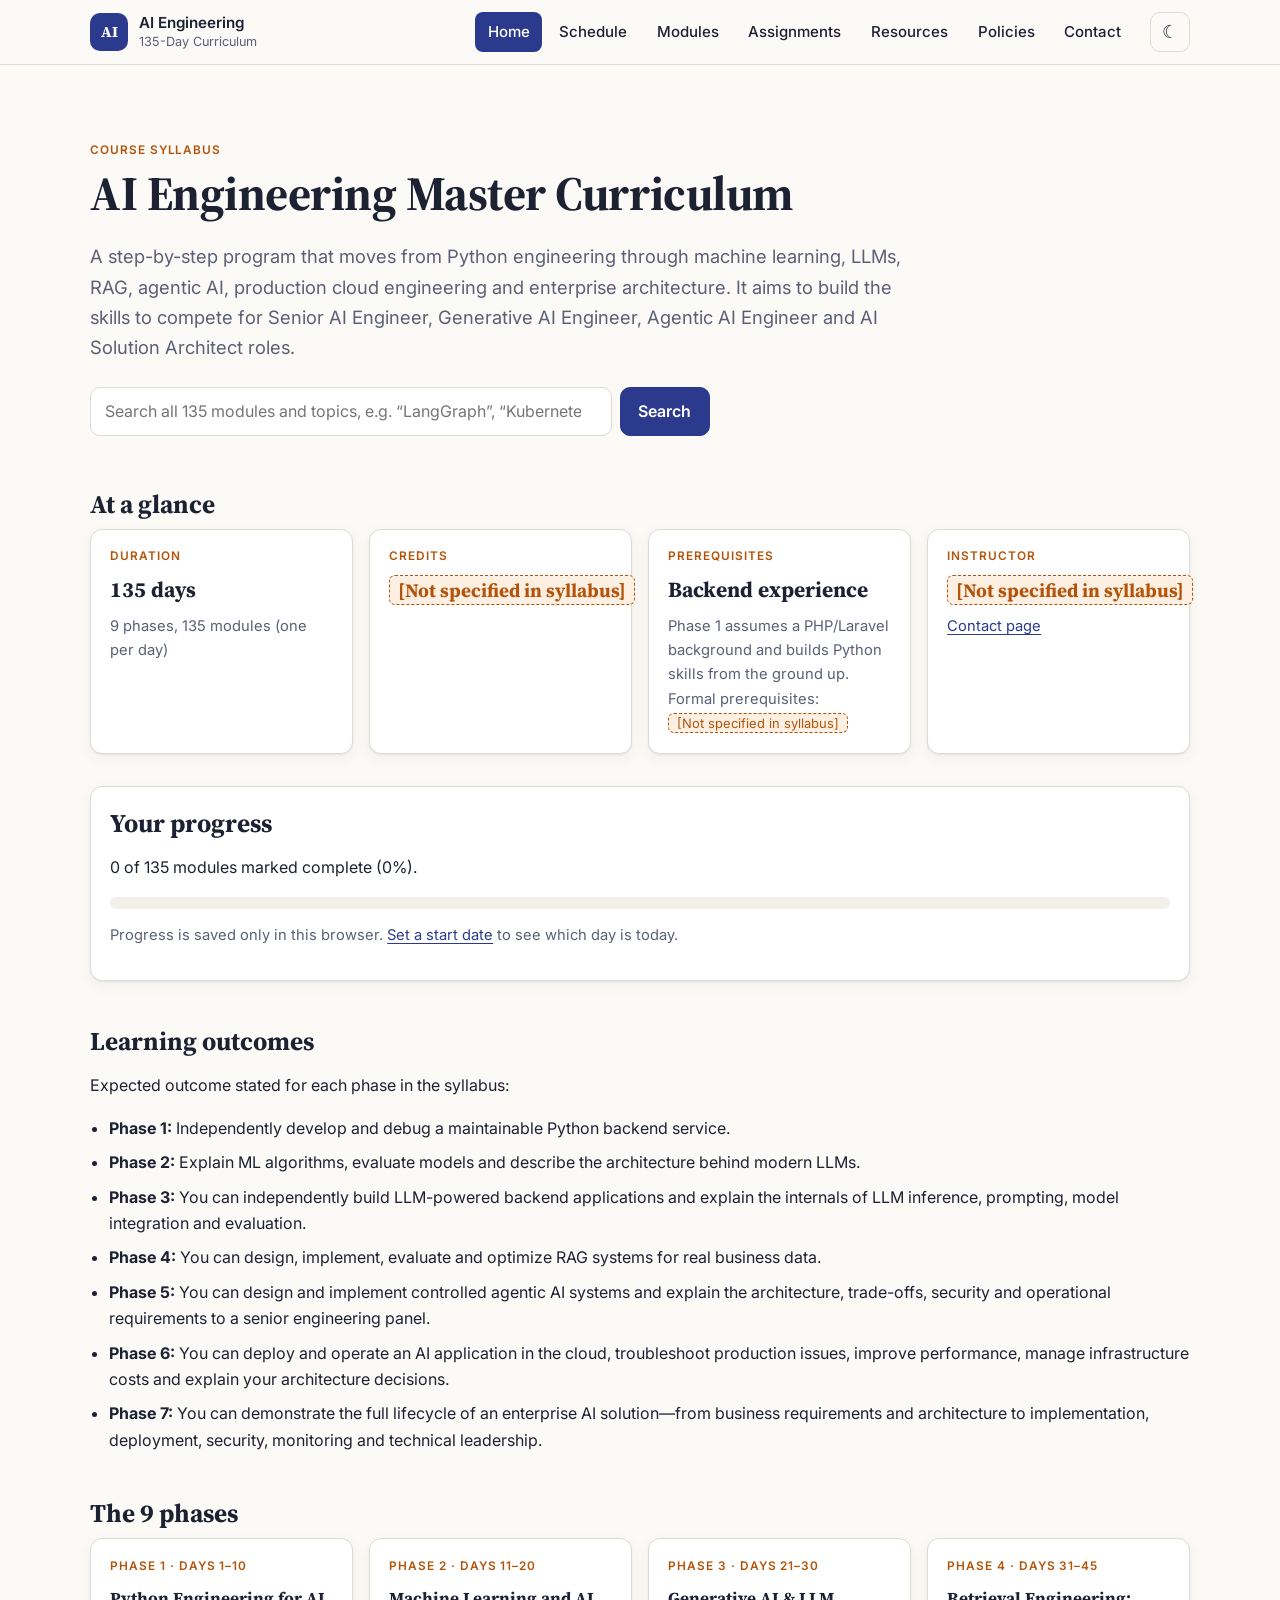
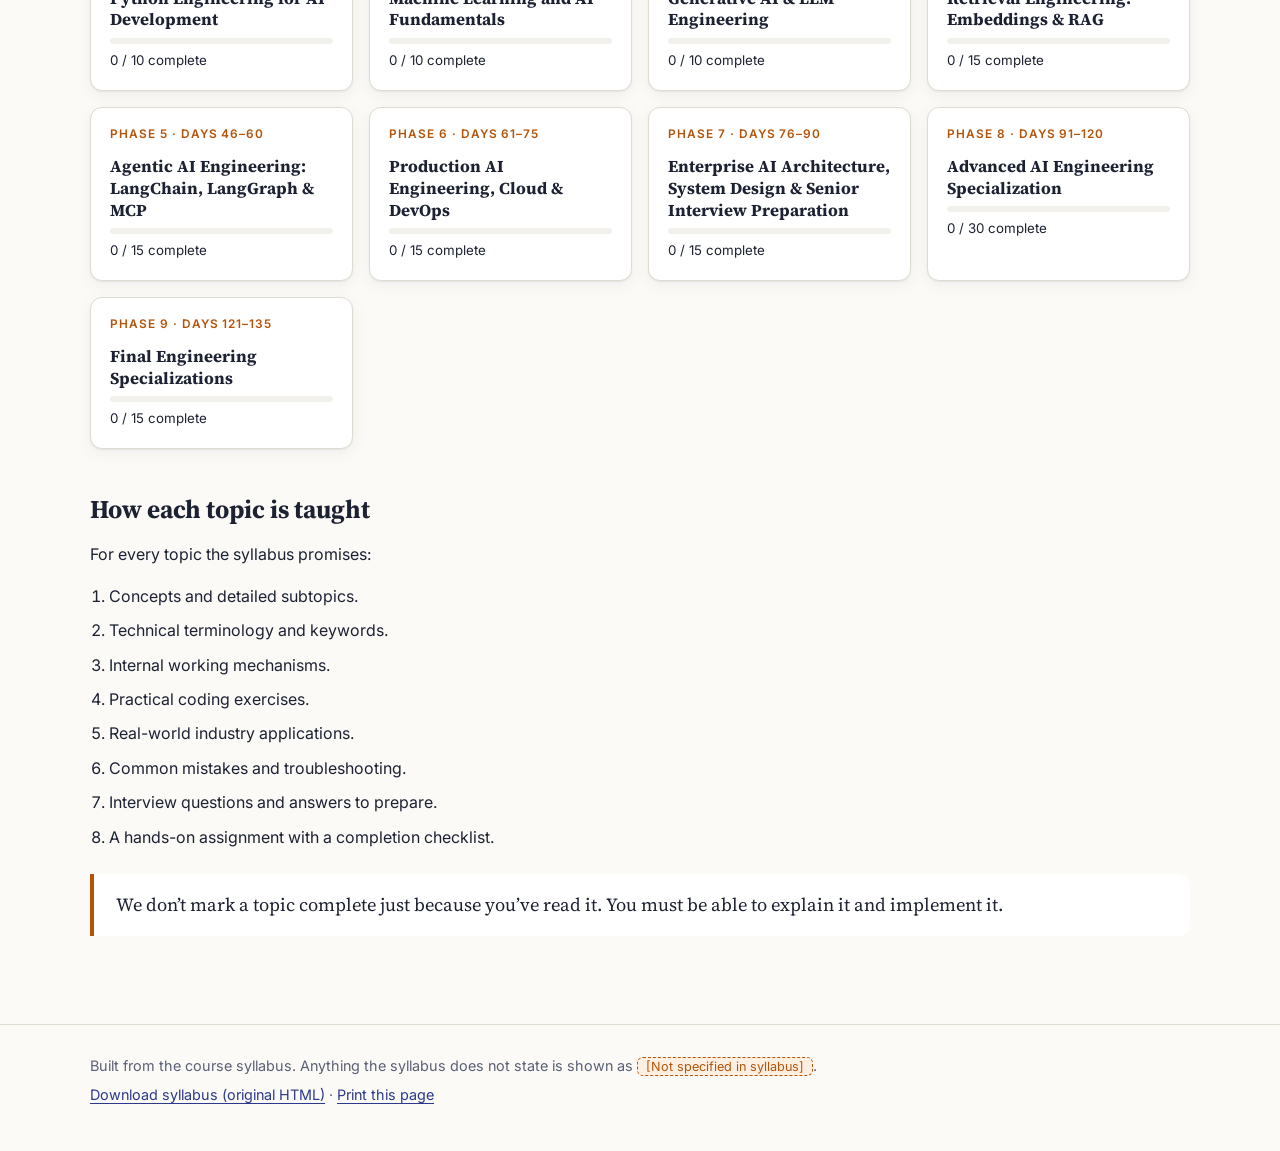
<file: index.html>
<!DOCTYPE html>
<html lang="en">
<head>
<meta charset="utf-8">
<meta name="viewport" content="width=device-width, initial-scale=1">
<title>Home · AI Engineering Master Curriculum</title>
<meta name="description" content="Course overview: 135 days from Python engineering to enterprise AI architecture.">
<link rel="preconnect" href="https://fonts.googleapis.com">
<link rel="preconnect" href="https://fonts.gstatic.com" crossorigin>
<link href="https://fonts.googleapis.com/css2?family=Inter:wght@400;500;600&family=Source+Serif+4:opsz,wght@8..60,500;8..60,700&display=swap" rel="stylesheet">
<link rel="stylesheet" href="css/style.css">
<script>try{var t=localStorage.getItem('airoadmap.theme');if(t)document.documentElement.setAttribute('data-theme',t)}catch(e){}</script>
</head>
<body data-root="">
<a class="skip-link" href="#main">Skip to content</a>
<header class="site-header">
  <div class="wrap header-inner">
    <a class="brand" href="index.html"><span class="brand-mark" aria-hidden="true">AI</span><span>AI Engineering<br><small>135-Day Curriculum</small></span></a>
    <button class="icon-btn nav-toggle" aria-expanded="false" aria-controls="site-nav" aria-label="Toggle menu"><span class="bars" aria-hidden="true"></span></button>
    <nav id="site-nav" class="site-nav" aria-label="Main"><ul><li><a href="index.html" aria-current="page">Home</a></li><li><a href="pages/schedule.html">Schedule</a></li><li><a href="pages/modules.html">Modules</a></li><li><a href="pages/assignments.html">Assignments</a></li><li><a href="pages/resources.html">Resources</a></li><li><a href="pages/policies.html">Policies</a></li><li><a href="pages/contact.html">Contact</a></li></ul></nav>
    <button class="icon-btn theme-toggle" aria-label="Switch to dark mode" title="Toggle dark / light mode"><span aria-hidden="true" class="theme-icon">◐</span></button>
  </div>
</header>
<main id="main" class="wrap">

<section class="hero">
  <p class="eyebrow">Course syllabus</p>
  <h1>AI Engineering Master Curriculum</h1>
  <p class="lead">A step-by-step program that moves from Python engineering through machine learning, LLMs, RAG, agentic AI, production cloud engineering and enterprise architecture. It aims to build the skills to compete for Senior AI Engineer, Generative AI Engineer, Agentic AI Engineer and AI Solution Architect roles.</p>
  <form class="hero-search" action="pages/modules.html" method="get" role="search">
    <label for="home-q" class="sr-only">Search modules and topics</label>
    <input id="home-q" name="q" type="search" placeholder="Search all 135 modules and topics, e.g. “LangGraph”, “Kubernetes”">
    <button class="btn" type="submit">Search</button>
  </form>
</section>

<section aria-labelledby="glance"><h2 id="glance">At a glance</h2>
<div class="cards">
  <div class="card"><span class="eyebrow">Duration</span><strong>135 days</strong><p>9 phases, 135 modules (one per day)</p></div>
  <div class="card"><span class="eyebrow">Credits</span><strong><span class="placeholder" title="Not provided in the syllabus">[Not specified in syllabus]</span></strong></div>
  <div class="card"><span class="eyebrow">Prerequisites</span><strong>Backend experience</strong><p>Phase 1 assumes a PHP/Laravel background and builds Python skills from the ground up. Formal prerequisites: <span class="placeholder" title="Not provided in the syllabus">[Not specified in syllabus]</span></p></div>
  <div class="card"><span class="eyebrow">Instructor</span><strong><span class="placeholder" title="Not provided in the syllabus">[Not specified in syllabus]</span></strong><p><a href="pages/contact.html">Contact page</a></p></div>
</div></section>

<section class="progress-panel" aria-labelledby="prog"><h2 id="prog">Your progress</h2>
  <p><span data-total-done>0</span> of 135 modules marked complete (<span data-total-pct>0</span>%).</p>
  <div class="bar big" role="progressbar" aria-label="Overall completion" aria-valuemin="0" aria-valuemax="135" aria-valuenow="0"><i data-total-bar></i></div>
  <p class="today-banner" data-today hidden></p>
  <p class="muted">Progress is saved only in this browser. <a href="pages/schedule.html">Set a start date</a> to see which day is today.</p>
</section>

<section aria-labelledby="outcomes"><h2 id="outcomes">Learning outcomes</h2>
<p>Expected outcome stated for each phase in the syllabus:</p><ul class="outcomes"><li><strong>Phase 1:</strong> Independently develop and debug a maintainable Python backend service.</li><li><strong>Phase 2:</strong> Explain ML algorithms, evaluate models and describe the architecture behind modern LLMs.</li><li><strong>Phase 3:</strong> You can independently build LLM-powered backend applications and explain the internals of LLM inference, prompting, model integration and evaluation.</li><li><strong>Phase 4:</strong> You can design, implement, evaluate and optimize RAG systems for real business data.</li><li><strong>Phase 5:</strong> You can design and implement controlled agentic AI systems and explain the architecture, trade-offs, security and operational requirements to a senior engineering panel.</li><li><strong>Phase 6:</strong> You can deploy and operate an AI application in the cloud, troubleshoot production issues, improve performance, manage infrastructure costs and explain your architecture decisions.</li><li><strong>Phase 7:</strong> You can demonstrate the full lifecycle of an enterprise AI solution—from business requirements and architecture to implementation, deployment, security, monitoring and technical leadership.</li></ul></section>

<section aria-labelledby="phases"><h2 id="phases">The 9 phases</h2><div class="phase-grid"><a class="phase-card" href="pages/modules.html#phase-1"><span class="eyebrow">Phase 1 · Days 1–10</span><strong>Python Engineering for AI Development</strong><span class="bar" aria-hidden="true"><i data-phase-bar="1"></i></span><small><span data-phase-count="1">0</span> / 10 complete</small></a><a class="phase-card" href="pages/modules.html#phase-2"><span class="eyebrow">Phase 2 · Days 11–20</span><strong>Machine Learning and AI Fundamentals</strong><span class="bar" aria-hidden="true"><i data-phase-bar="2"></i></span><small><span data-phase-count="2">0</span> / 10 complete</small></a><a class="phase-card" href="pages/modules.html#phase-3"><span class="eyebrow">Phase 3 · Days 21–30</span><strong>Generative AI &amp; LLM Engineering</strong><span class="bar" aria-hidden="true"><i data-phase-bar="3"></i></span><small><span data-phase-count="3">0</span> / 10 complete</small></a><a class="phase-card" href="pages/modules.html#phase-4"><span class="eyebrow">Phase 4 · Days 31–45</span><strong>Retrieval Engineering: Embeddings &amp; RAG</strong><span class="bar" aria-hidden="true"><i data-phase-bar="4"></i></span><small><span data-phase-count="4">0</span> / 15 complete</small></a><a class="phase-card" href="pages/modules.html#phase-5"><span class="eyebrow">Phase 5 · Days 46–60</span><strong>Agentic AI Engineering: LangChain, LangGraph &amp; MCP</strong><span class="bar" aria-hidden="true"><i data-phase-bar="5"></i></span><small><span data-phase-count="5">0</span> / 15 complete</small></a><a class="phase-card" href="pages/modules.html#phase-6"><span class="eyebrow">Phase 6 · Days 61–75</span><strong>Production AI Engineering, Cloud &amp; DevOps</strong><span class="bar" aria-hidden="true"><i data-phase-bar="6"></i></span><small><span data-phase-count="6">0</span> / 15 complete</small></a><a class="phase-card" href="pages/modules.html#phase-7"><span class="eyebrow">Phase 7 · Days 76–90</span><strong>Enterprise AI Architecture, System Design &amp; Senior Interview Preparation</strong><span class="bar" aria-hidden="true"><i data-phase-bar="7"></i></span><small><span data-phase-count="7">0</span> / 15 complete</small></a><a class="phase-card" href="pages/modules.html#phase-8"><span class="eyebrow">Phase 8 · Days 91–120</span><strong>Advanced AI Engineering Specialization</strong><span class="bar" aria-hidden="true"><i data-phase-bar="8"></i></span><small><span data-phase-count="8">0</span> / 30 complete</small></a><a class="phase-card" href="pages/modules.html#phase-9"><span class="eyebrow">Phase 9 · Days 121–135</span><strong>Final Engineering Specializations</strong><span class="bar" aria-hidden="true"><i data-phase-bar="9"></i></span><small><span data-phase-count="9">0</span> / 15 complete</small></a></div></section>

<section aria-labelledby="how"><h2 id="how">How each topic is taught</h2>
<p>For every topic the syllabus promises:</p>
<ol class="how"><li>Concepts and detailed subtopics.</li><li>Technical terminology and keywords.</li><li>Internal working mechanisms.</li><li>Practical coding exercises.</li><li>Real-world industry applications.</li><li>Common mistakes and troubleshooting.</li><li>Interview questions and answers to prepare.</li><li>A hands-on assignment with a completion checklist.</li></ol>
<blockquote class="rule">We don’t mark a topic complete just because you’ve read it. You must be able to explain it and implement it.</blockquote></section>

</main>
<footer class="site-footer"><div class="wrap">
  <p>Built from the course syllabus. Anything the syllabus does not state is shown as <span class="placeholder">[Not specified in syllabus]</span>.</p>
  <p><a href="assets/original-syllabus.html" download>Download syllabus (original HTML)</a> · <a href="#" class="print-link">Print this page</a></p>
</div></footer>
<script src="js/main.js"></script>
</body>
</html>
</file>
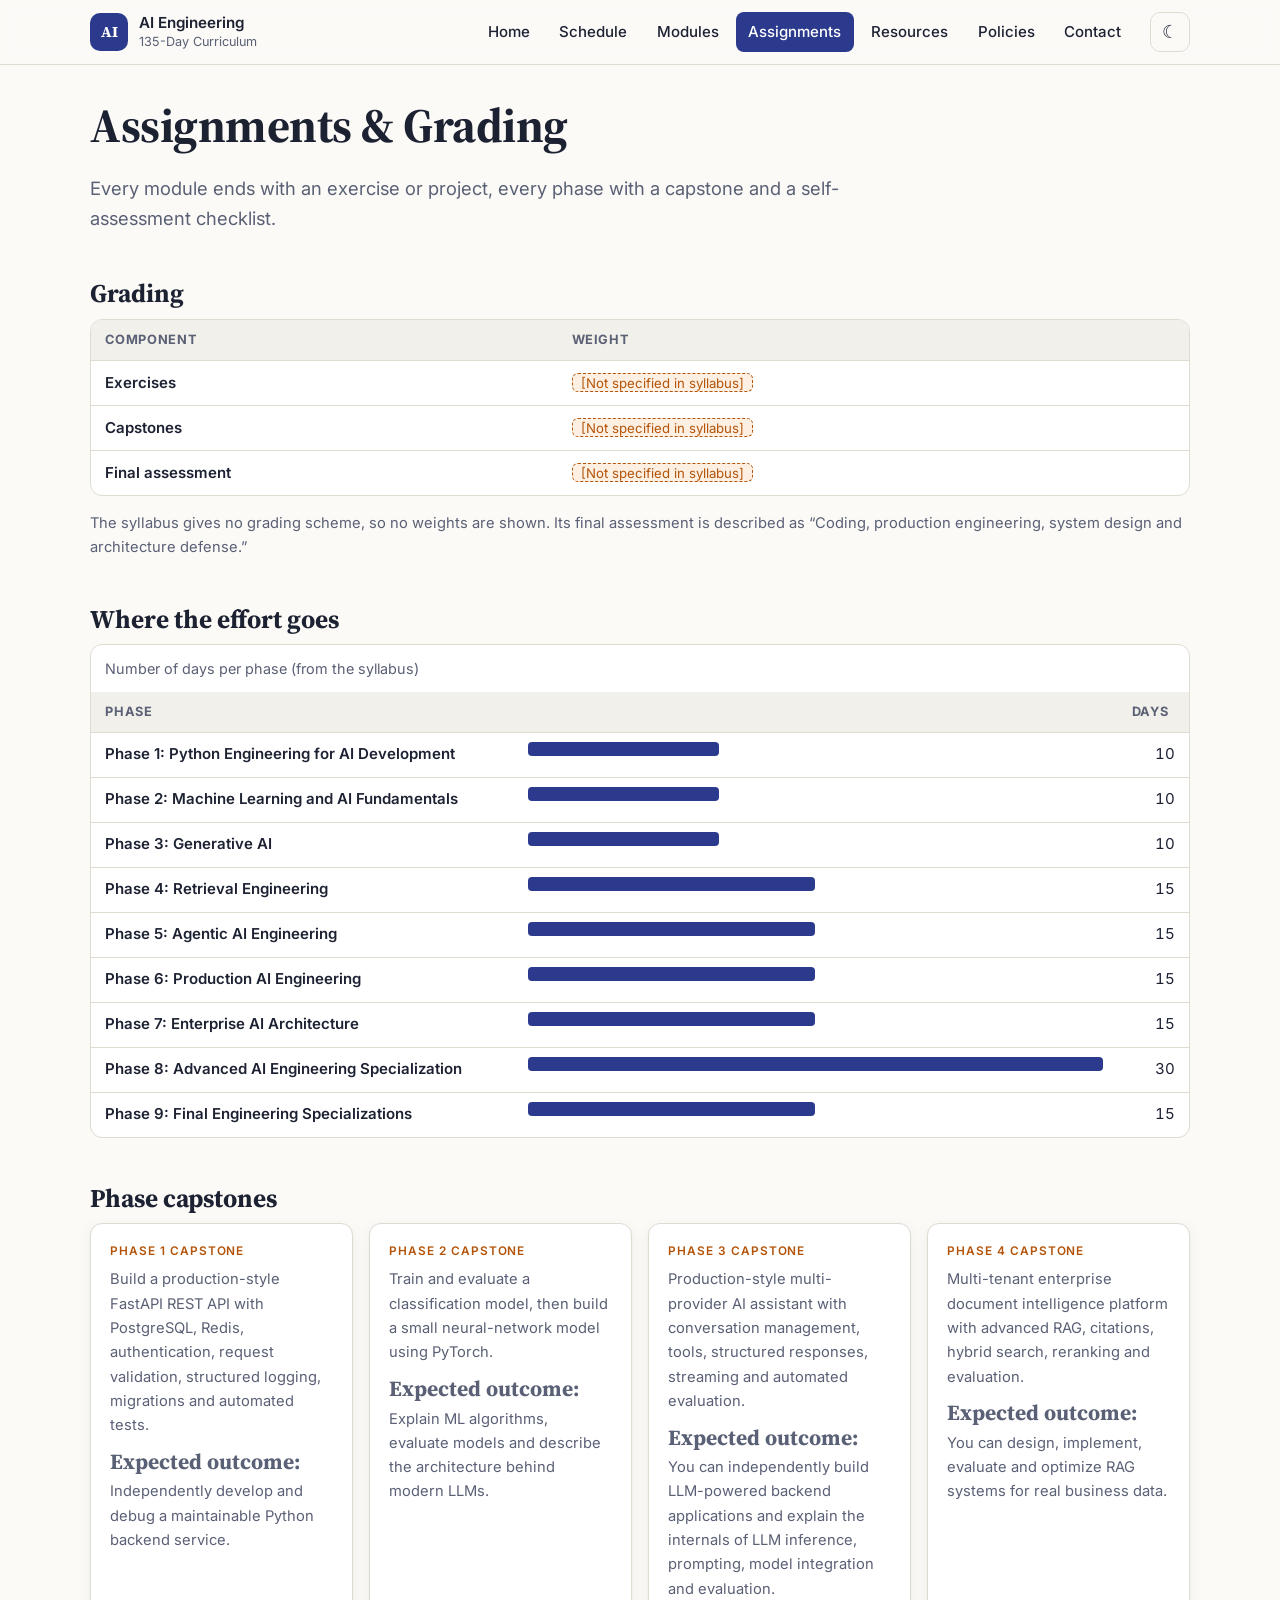
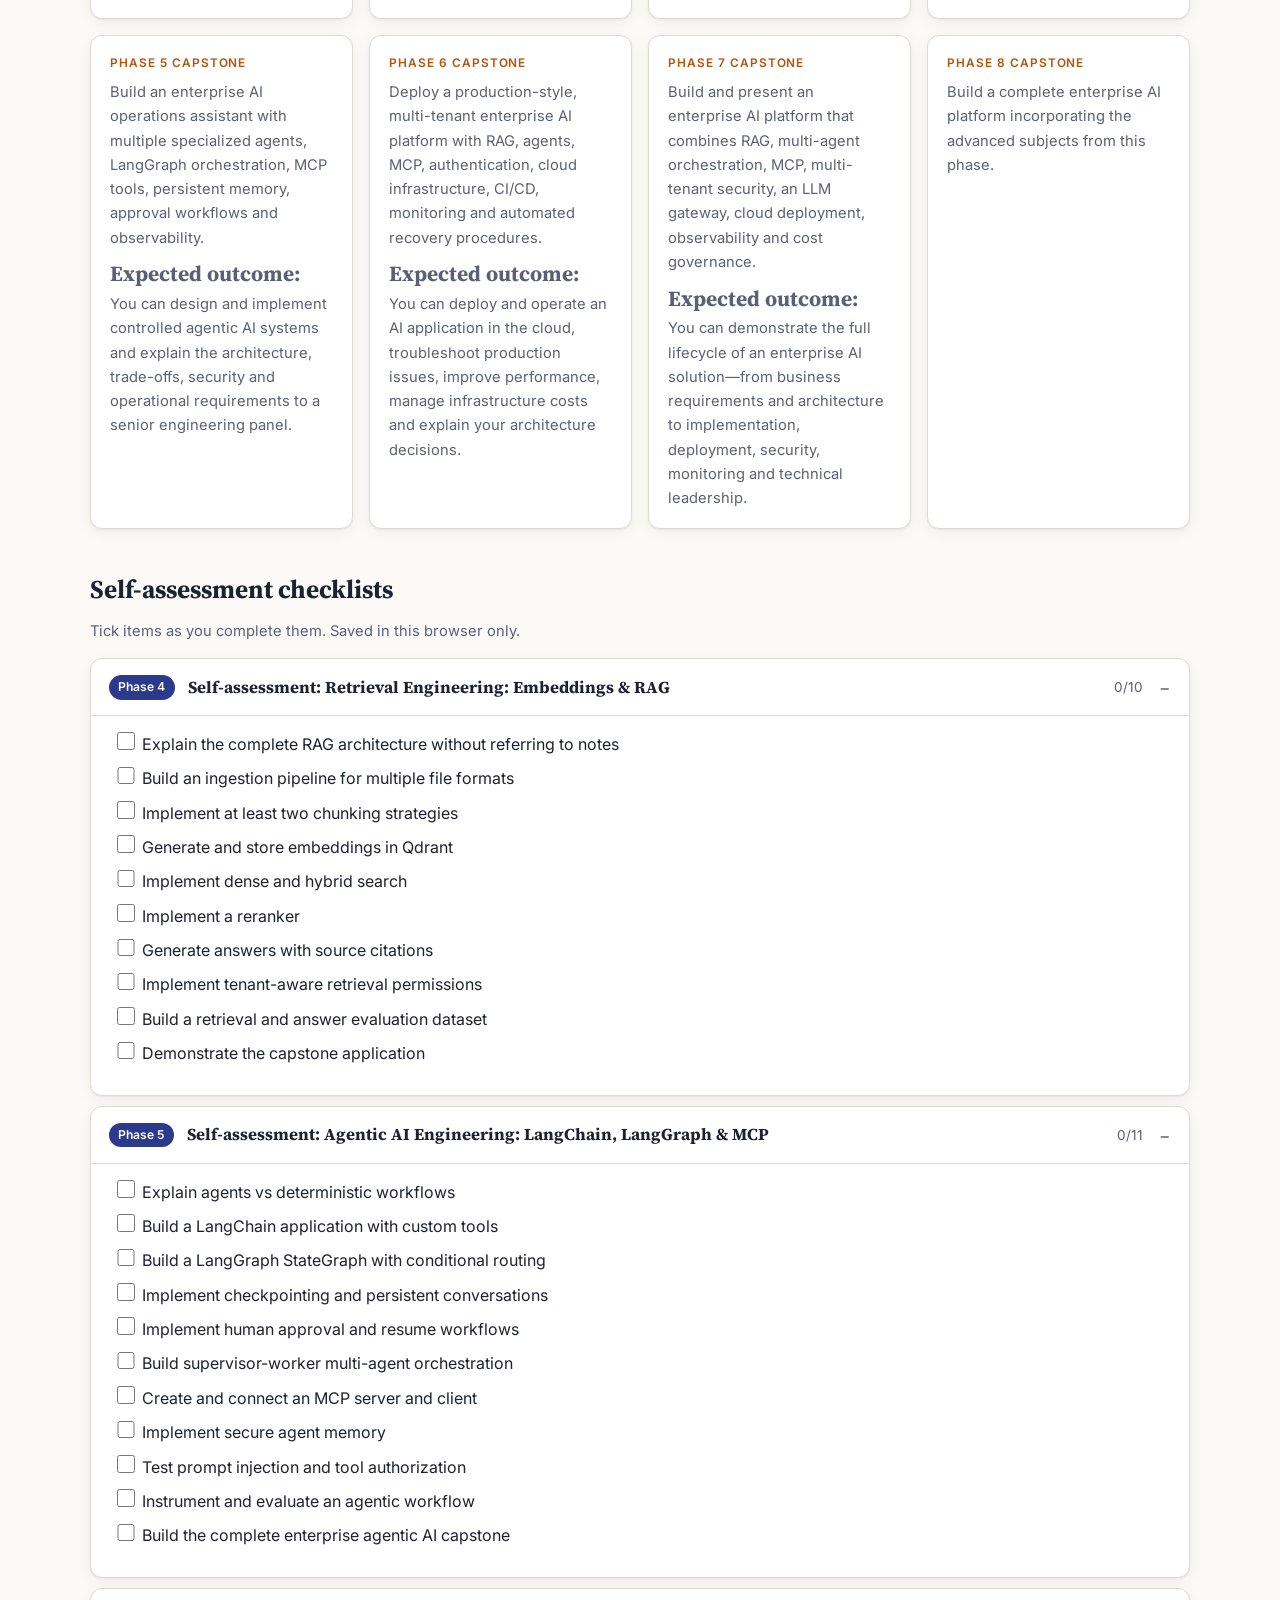
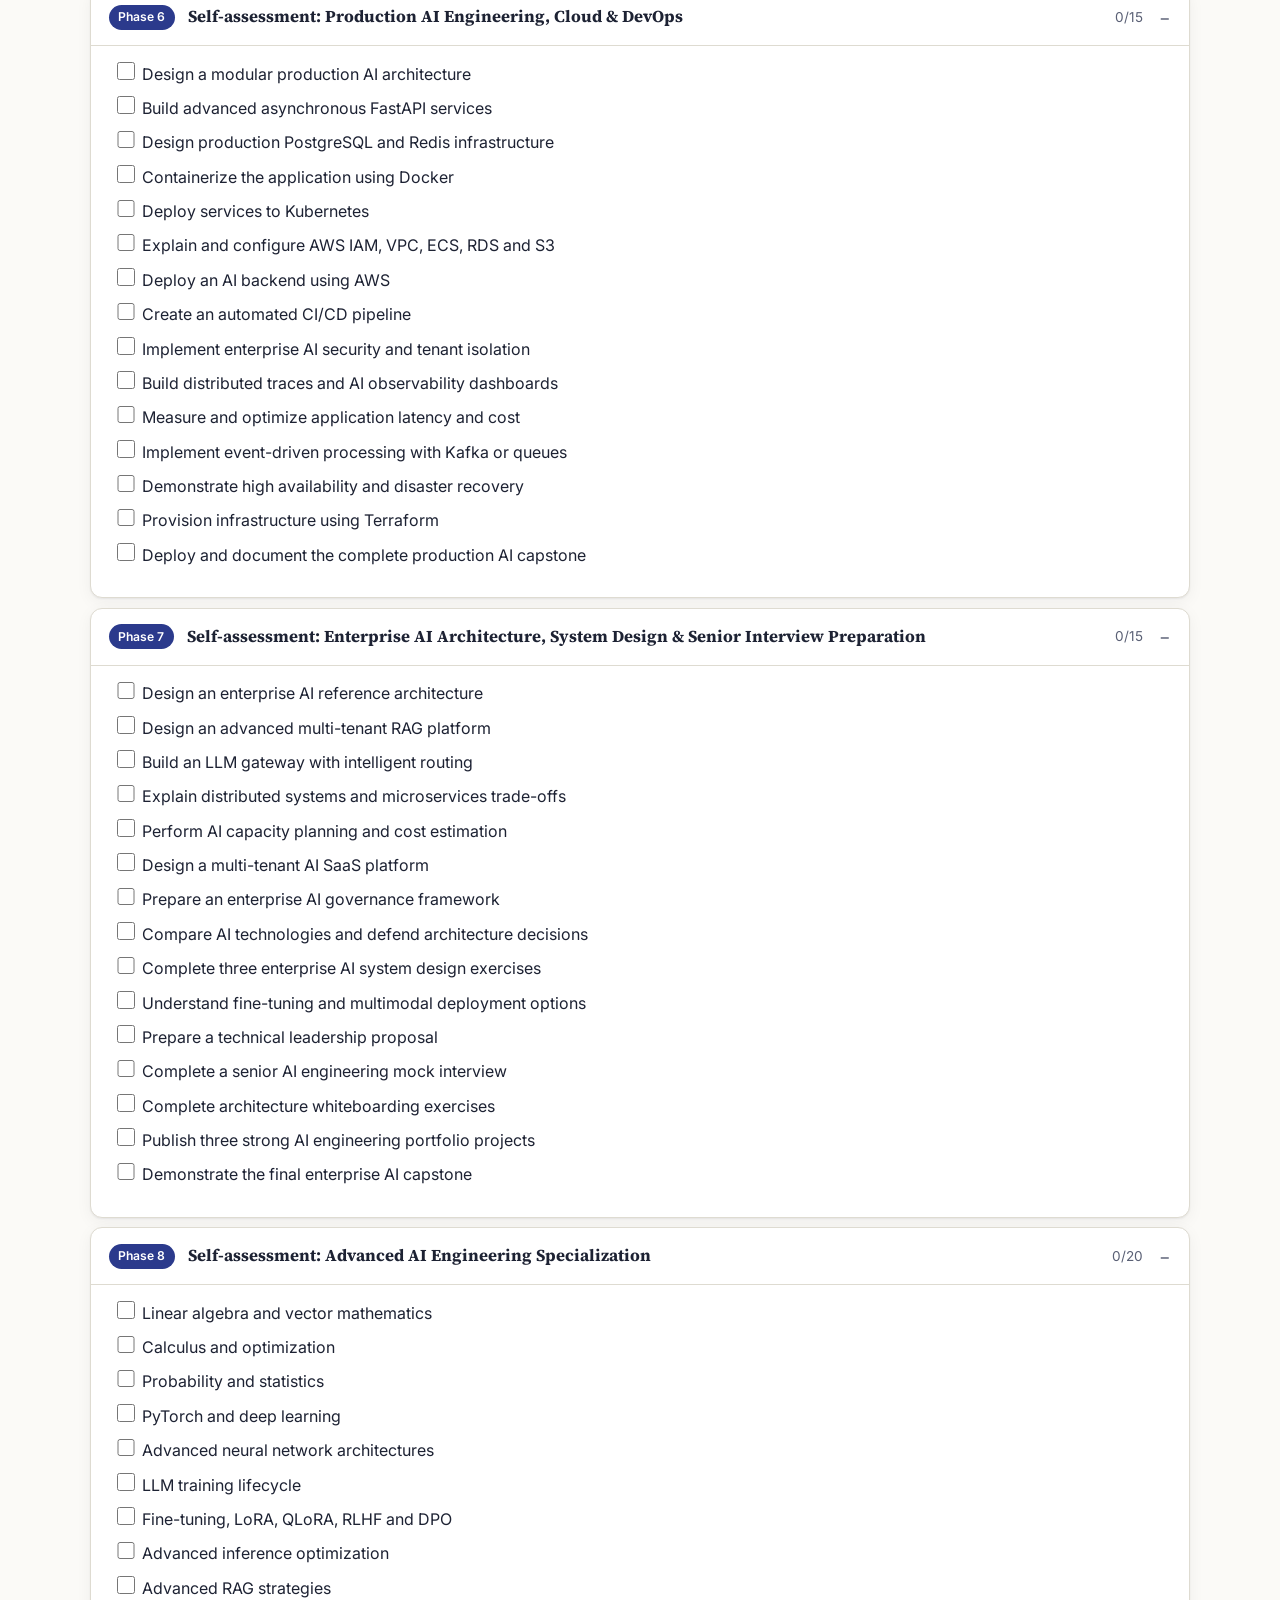
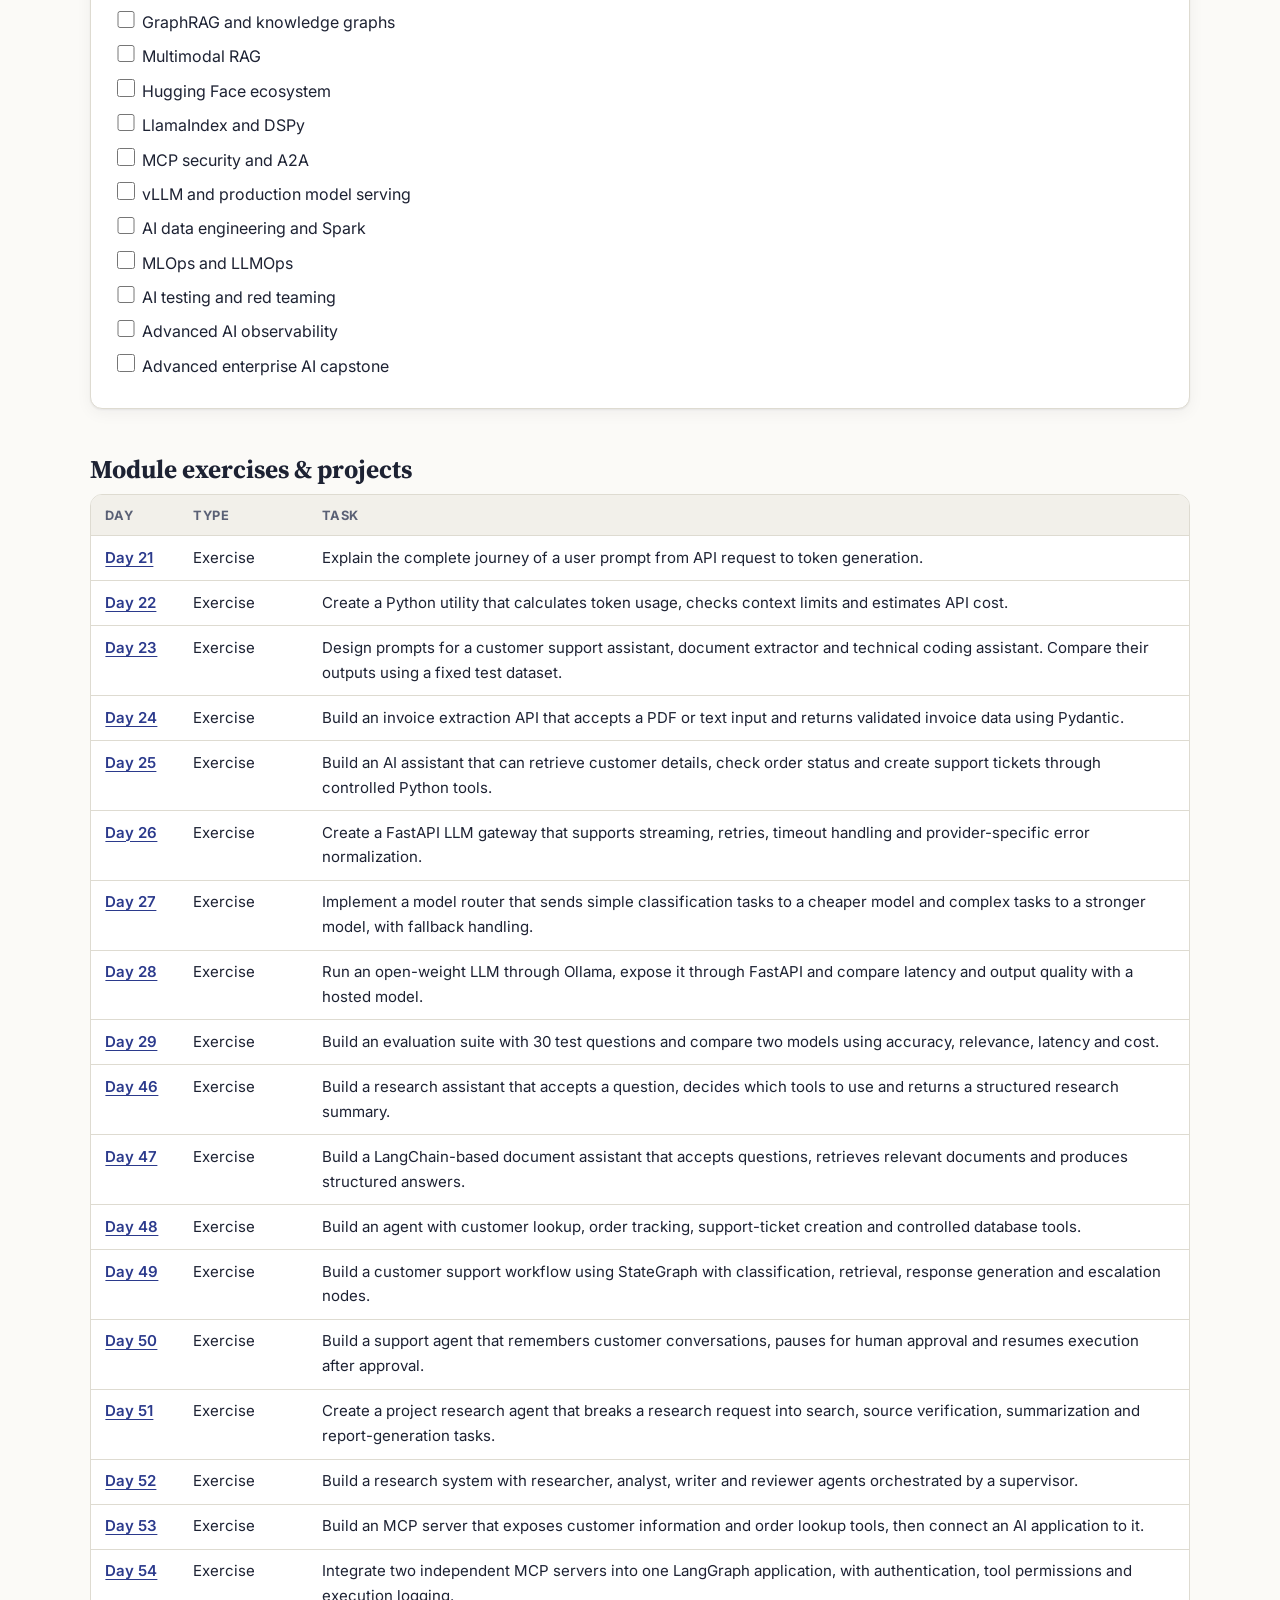
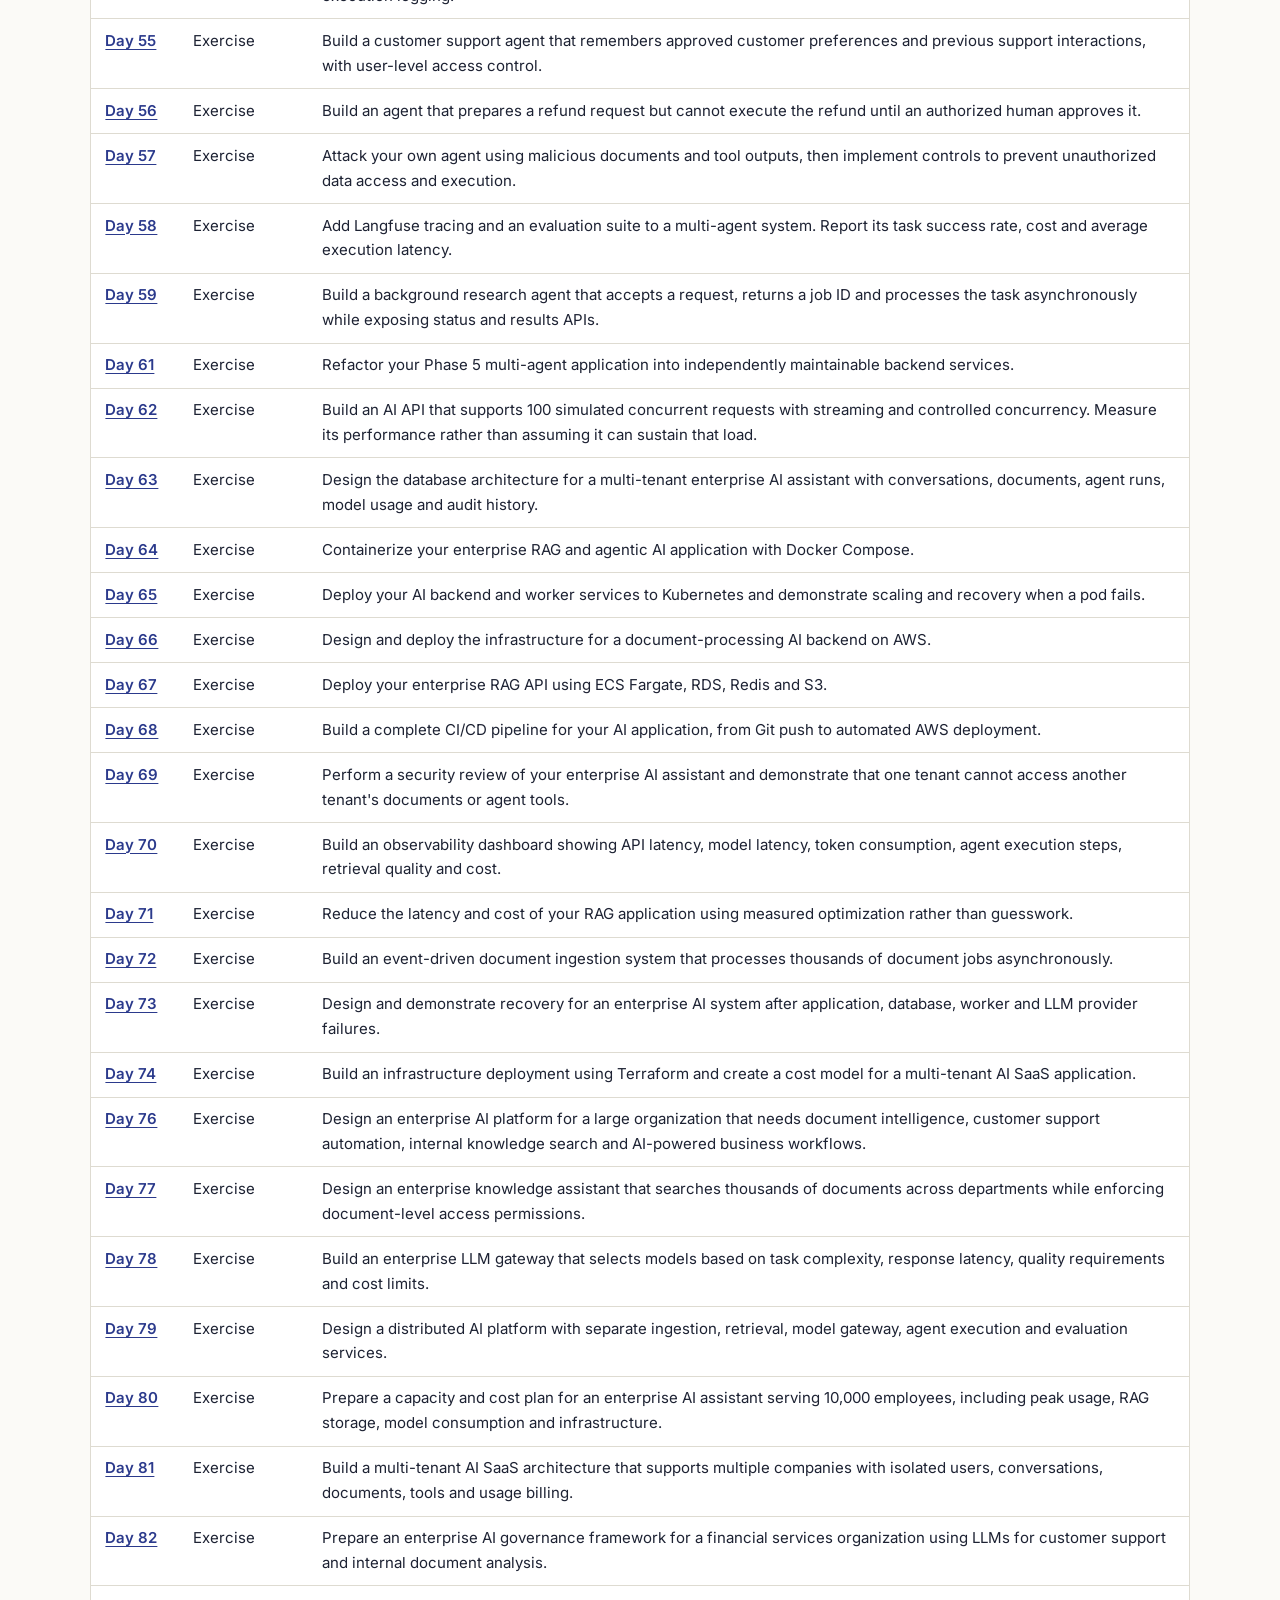
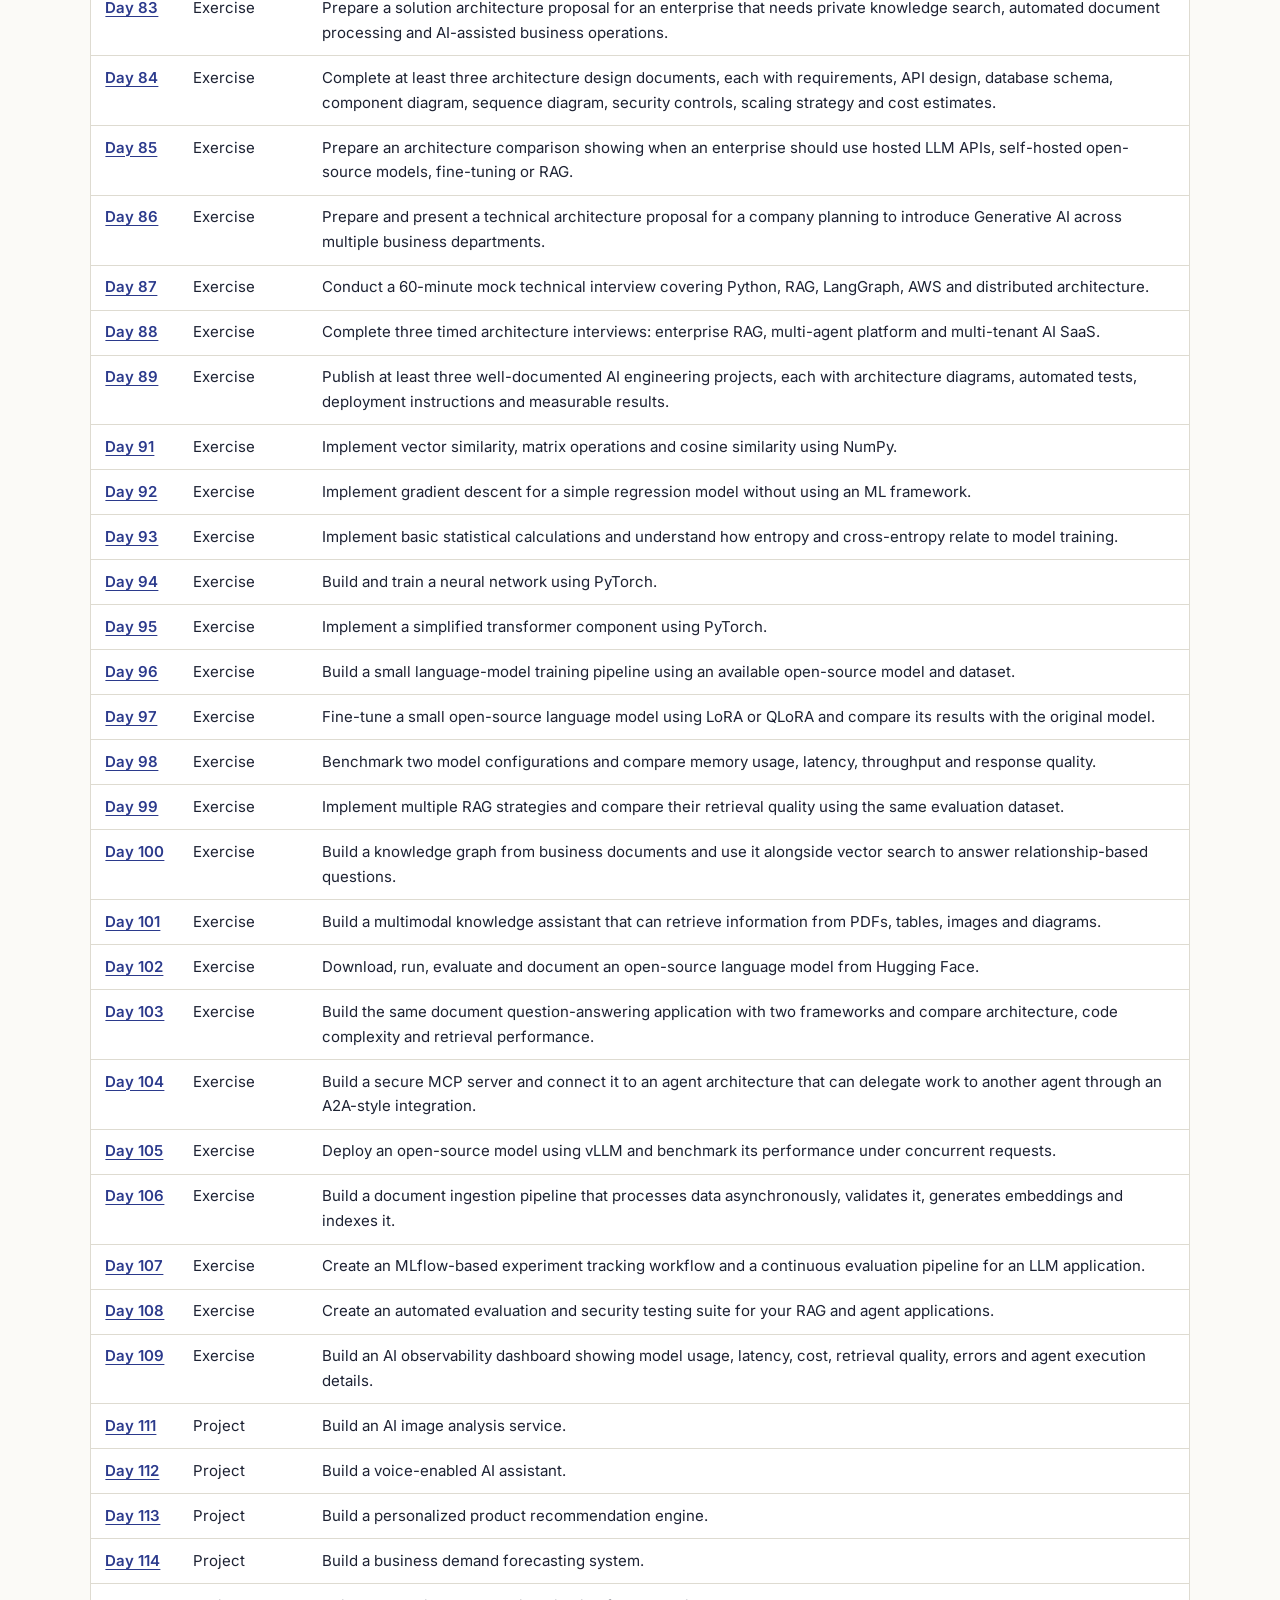
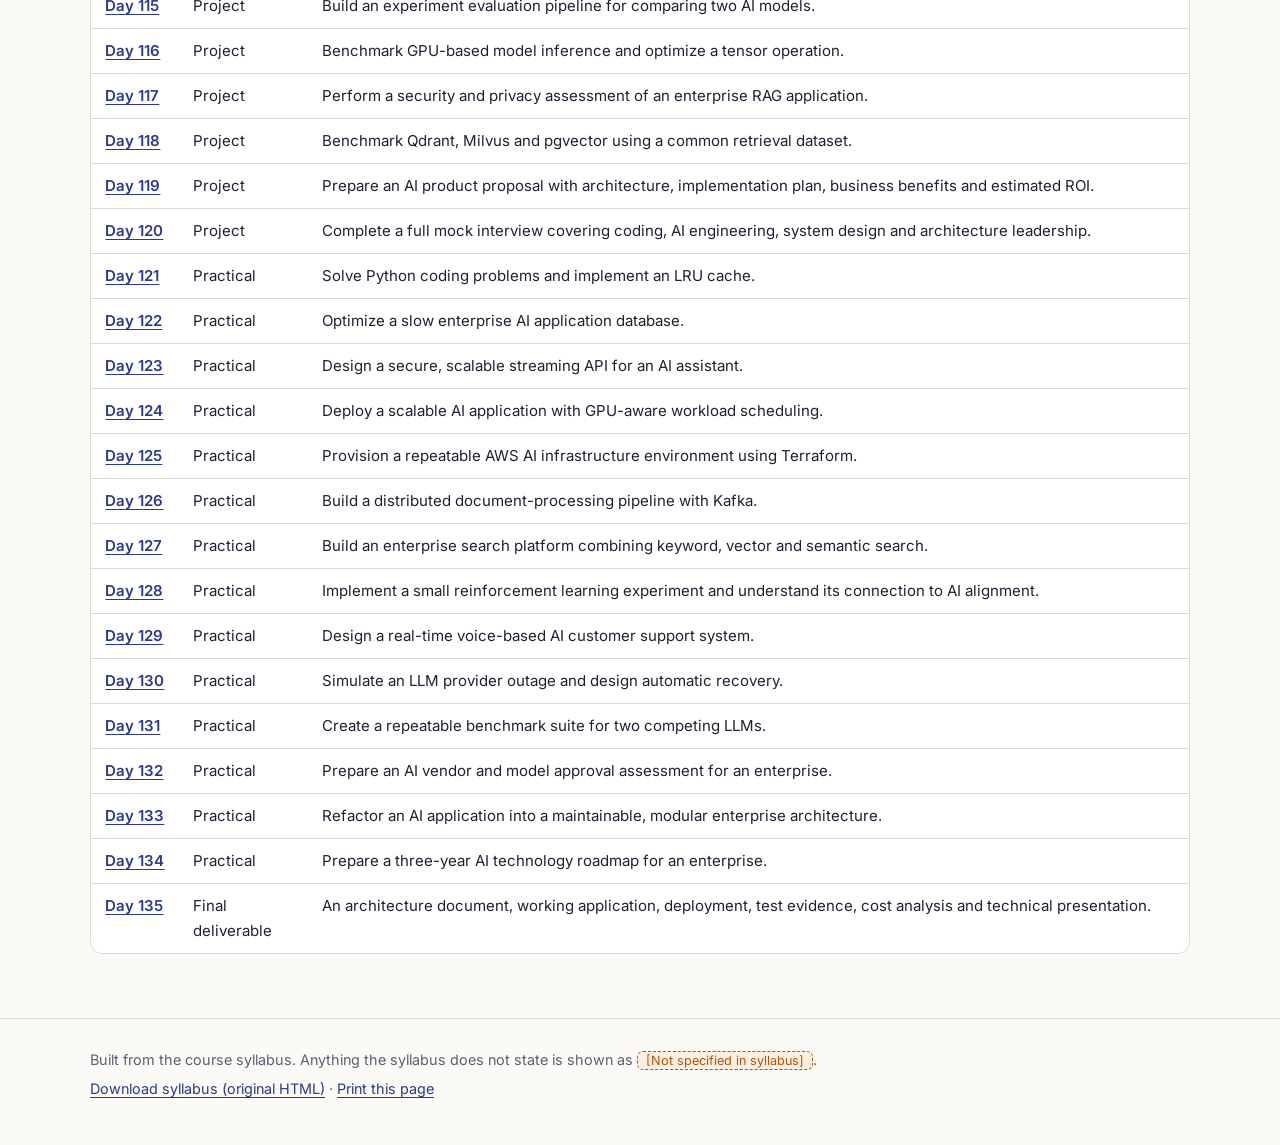
<file: pages/assignments.html>
<!DOCTYPE html>
<html lang="en">
<head>
<meta charset="utf-8">
<meta name="viewport" content="width=device-width, initial-scale=1">
<title>Assignments &amp; Grading · AI Engineering Master Curriculum</title>
<meta name="description" content="Exercises, capstones, checklists and grading.">
<link rel="preconnect" href="https://fonts.googleapis.com">
<link rel="preconnect" href="https://fonts.gstatic.com" crossorigin>
<link href="https://fonts.googleapis.com/css2?family=Inter:wght@400;500;600&family=Source+Serif+4:opsz,wght@8..60,500;8..60,700&display=swap" rel="stylesheet">
<link rel="stylesheet" href="../css/style.css">
<script>try{var t=localStorage.getItem('airoadmap.theme');if(t)document.documentElement.setAttribute('data-theme',t)}catch(e){}</script>
</head>
<body data-root="../">
<a class="skip-link" href="#main">Skip to content</a>
<header class="site-header">
  <div class="wrap header-inner">
    <a class="brand" href="../index.html"><span class="brand-mark" aria-hidden="true">AI</span><span>AI Engineering<br><small>135-Day Curriculum</small></span></a>
    <button class="icon-btn nav-toggle" aria-expanded="false" aria-controls="site-nav" aria-label="Toggle menu"><span class="bars" aria-hidden="true"></span></button>
    <nav id="site-nav" class="site-nav" aria-label="Main"><ul><li><a href="../index.html">Home</a></li><li><a href="schedule.html">Schedule</a></li><li><a href="modules.html">Modules</a></li><li><a href="assignments.html" aria-current="page">Assignments</a></li><li><a href="resources.html">Resources</a></li><li><a href="policies.html">Policies</a></li><li><a href="contact.html">Contact</a></li></ul></nav>
    <button class="icon-btn theme-toggle" aria-label="Switch to dark mode" title="Toggle dark / light mode"><span aria-hidden="true" class="theme-icon">◐</span></button>
  </div>
</header>
<main id="main" class="wrap">

<h1>Assignments &amp; Grading</h1>
<p class="lead">Every module ends with an exercise or project, every phase with a capstone and a self-assessment checklist.</p>
<h2>Grading</h2>
<div class="table-wrap"><table><thead><tr><th>Component</th><th>Weight</th></tr></thead><tbody>
<tr><th scope="row">Exercises</th><td><span class="placeholder" title="Not provided in the syllabus">[Not specified in syllabus]</span></td></tr><tr><th scope="row">Capstones</th><td><span class="placeholder" title="Not provided in the syllabus">[Not specified in syllabus]</span></td></tr><tr><th scope="row">Final assessment</th><td><span class="placeholder" title="Not provided in the syllabus">[Not specified in syllabus]</span></td></tr></tbody></table></div>
<p class="muted">The syllabus gives no grading scheme, so no weights are shown. Its final assessment is described as “Coding, production engineering, system design and architecture defense.”</p>
<h2>Where the effort goes</h2>
<div class="table-wrap"><table class="chart"><caption>Number of days per phase (from the syllabus)</caption><thead><tr><th>Phase</th><th><span class="sr-only">Bar</span></th><th>Days</th></tr></thead><tbody><tr><th scope="row">Phase 1: Python Engineering for AI Development</th><td><span class="hbar" style="--v:33.3%"></span></td><td class="num">10</td></tr><tr><th scope="row">Phase 2: Machine Learning and AI Fundamentals</th><td><span class="hbar" style="--v:33.3%"></span></td><td class="num">10</td></tr><tr><th scope="row">Phase 3: Generative AI </th><td><span class="hbar" style="--v:33.3%"></span></td><td class="num">10</td></tr><tr><th scope="row">Phase 4: Retrieval Engineering</th><td><span class="hbar" style="--v:50.0%"></span></td><td class="num">15</td></tr><tr><th scope="row">Phase 5: Agentic AI Engineering</th><td><span class="hbar" style="--v:50.0%"></span></td><td class="num">15</td></tr><tr><th scope="row">Phase 6: Production AI Engineering</th><td><span class="hbar" style="--v:50.0%"></span></td><td class="num">15</td></tr><tr><th scope="row">Phase 7: Enterprise AI Architecture</th><td><span class="hbar" style="--v:50.0%"></span></td><td class="num">15</td></tr><tr><th scope="row">Phase 8: Advanced AI Engineering Specialization</th><td><span class="hbar" style="--v:100.0%"></span></td><td class="num">30</td></tr><tr><th scope="row">Phase 9: Final Engineering Specializations</th><td><span class="hbar" style="--v:50.0%"></span></td><td class="num">15</td></tr></tbody></table></div>
<h2>Phase capstones</h2><div class="cards"><article class="card"><span class="eyebrow">Phase 1 capstone</span><p>Build a production-style FastAPI REST API with PostgreSQL, Redis, authentication, request validation, structured logging, migrations and automated tests.</p><p class="muted"><strong>Expected outcome:</strong> Independently develop and debug a maintainable Python backend service.</p></article><article class="card"><span class="eyebrow">Phase 2 capstone</span><p>Train and evaluate a classification model, then build a small neural-network model using PyTorch.</p><p class="muted"><strong>Expected outcome:</strong> Explain ML algorithms, evaluate models and describe the architecture behind modern LLMs.</p></article><article class="card"><span class="eyebrow">Phase 3 capstone</span><p>Production-style multi-provider AI assistant with conversation management, tools, structured responses, streaming and automated evaluation.</p><p class="muted"><strong>Expected outcome:</strong> You can independently build LLM-powered backend applications and explain the internals of LLM inference, prompting, model integration and evaluation.</p></article><article class="card"><span class="eyebrow">Phase 4 capstone</span><p>Multi-tenant enterprise document intelligence platform with advanced RAG, citations, hybrid search, reranking and evaluation.</p><p class="muted"><strong>Expected outcome:</strong> You can design, implement, evaluate and optimize RAG systems for real business data.</p></article><article class="card"><span class="eyebrow">Phase 5 capstone</span><p>Build an enterprise AI operations assistant with multiple specialized agents, LangGraph orchestration, MCP tools, persistent memory, approval workflows and observability.</p><p class="muted"><strong>Expected outcome:</strong> You can design and implement controlled agentic AI systems and explain the architecture, trade-offs, security and operational requirements to a senior engineering panel.</p></article><article class="card"><span class="eyebrow">Phase 6 capstone</span><p>Deploy a production-style, multi-tenant enterprise AI platform with RAG, agents, MCP, authentication, cloud infrastructure, CI/CD, monitoring and automated recovery procedures.</p><p class="muted"><strong>Expected outcome:</strong> You can deploy and operate an AI application in the cloud, troubleshoot production issues, improve performance, manage infrastructure costs and explain your architecture decisions.</p></article><article class="card"><span class="eyebrow">Phase 7 capstone</span><p>Build and present an enterprise AI platform that combines RAG, multi-agent orchestration, MCP, multi-tenant security, an LLM gateway, cloud deployment, observability and cost governance.</p><p class="muted"><strong>Expected outcome:</strong> You can demonstrate the full lifecycle of an enterprise AI solution—from business requirements and architecture to implementation, deployment, security, monitoring and technical leadership.</p></article><article class="card"><span class="eyebrow">Phase 8 capstone</span><p>Build a complete enterprise AI platform incorporating the advanced subjects from this phase.</p></article></div>
<h2>Self-assessment checklists</h2><p class="muted">Tick items as you complete them. Saved in this browser only.</p><details class="module" open><summary><span class="day-badge">Phase 4</span><span class="module-title">Self-assessment: Retrieval Engineering: Embeddings &amp; RAG</span><span class="module-meta"><span data-check-count="4">0</span>/10</span></summary><div class="module-body"><ul class="checklist"><li><label><input type="checkbox" data-check="p4-0" data-check-phase="4"> Explain the complete RAG architecture without referring to notes</label></li><li><label><input type="checkbox" data-check="p4-1" data-check-phase="4"> Build an ingestion pipeline for multiple file formats</label></li><li><label><input type="checkbox" data-check="p4-2" data-check-phase="4"> Implement at least two chunking strategies</label></li><li><label><input type="checkbox" data-check="p4-3" data-check-phase="4"> Generate and store embeddings in Qdrant</label></li><li><label><input type="checkbox" data-check="p4-4" data-check-phase="4"> Implement dense and hybrid search</label></li><li><label><input type="checkbox" data-check="p4-5" data-check-phase="4"> Implement a reranker</label></li><li><label><input type="checkbox" data-check="p4-6" data-check-phase="4"> Generate answers with source citations</label></li><li><label><input type="checkbox" data-check="p4-7" data-check-phase="4"> Implement tenant-aware retrieval permissions</label></li><li><label><input type="checkbox" data-check="p4-8" data-check-phase="4"> Build a retrieval and answer evaluation dataset</label></li><li><label><input type="checkbox" data-check="p4-9" data-check-phase="4"> Demonstrate the capstone application</label></li></ul></div></details><details class="module" open><summary><span class="day-badge">Phase 5</span><span class="module-title">Self-assessment: Agentic AI Engineering: LangChain, LangGraph &amp; MCP</span><span class="module-meta"><span data-check-count="5">0</span>/11</span></summary><div class="module-body"><ul class="checklist"><li><label><input type="checkbox" data-check="p5-0" data-check-phase="5"> Explain agents vs deterministic workflows</label></li><li><label><input type="checkbox" data-check="p5-1" data-check-phase="5"> Build a LangChain application with custom tools</label></li><li><label><input type="checkbox" data-check="p5-2" data-check-phase="5"> Build a LangGraph StateGraph with conditional routing</label></li><li><label><input type="checkbox" data-check="p5-3" data-check-phase="5"> Implement checkpointing and persistent conversations</label></li><li><label><input type="checkbox" data-check="p5-4" data-check-phase="5"> Implement human approval and resume workflows</label></li><li><label><input type="checkbox" data-check="p5-5" data-check-phase="5"> Build supervisor-worker multi-agent orchestration</label></li><li><label><input type="checkbox" data-check="p5-6" data-check-phase="5"> Create and connect an MCP server and client</label></li><li><label><input type="checkbox" data-check="p5-7" data-check-phase="5"> Implement secure agent memory</label></li><li><label><input type="checkbox" data-check="p5-8" data-check-phase="5"> Test prompt injection and tool authorization</label></li><li><label><input type="checkbox" data-check="p5-9" data-check-phase="5"> Instrument and evaluate an agentic workflow</label></li><li><label><input type="checkbox" data-check="p5-10" data-check-phase="5"> Build the complete enterprise agentic AI capstone</label></li></ul></div></details><details class="module" open><summary><span class="day-badge">Phase 6</span><span class="module-title">Self-assessment: Production AI Engineering, Cloud &amp; DevOps</span><span class="module-meta"><span data-check-count="6">0</span>/15</span></summary><div class="module-body"><ul class="checklist"><li><label><input type="checkbox" data-check="p6-0" data-check-phase="6"> Design a modular production AI architecture</label></li><li><label><input type="checkbox" data-check="p6-1" data-check-phase="6"> Build advanced asynchronous FastAPI services</label></li><li><label><input type="checkbox" data-check="p6-2" data-check-phase="6"> Design production PostgreSQL and Redis infrastructure</label></li><li><label><input type="checkbox" data-check="p6-3" data-check-phase="6"> Containerize the application using Docker</label></li><li><label><input type="checkbox" data-check="p6-4" data-check-phase="6"> Deploy services to Kubernetes</label></li><li><label><input type="checkbox" data-check="p6-5" data-check-phase="6"> Explain and configure AWS IAM, VPC, ECS, RDS and S3</label></li><li><label><input type="checkbox" data-check="p6-6" data-check-phase="6"> Deploy an AI backend using AWS</label></li><li><label><input type="checkbox" data-check="p6-7" data-check-phase="6"> Create an automated CI/CD pipeline</label></li><li><label><input type="checkbox" data-check="p6-8" data-check-phase="6"> Implement enterprise AI security and tenant isolation</label></li><li><label><input type="checkbox" data-check="p6-9" data-check-phase="6"> Build distributed traces and AI observability dashboards</label></li><li><label><input type="checkbox" data-check="p6-10" data-check-phase="6"> Measure and optimize application latency and cost</label></li><li><label><input type="checkbox" data-check="p6-11" data-check-phase="6"> Implement event-driven processing with Kafka or queues</label></li><li><label><input type="checkbox" data-check="p6-12" data-check-phase="6"> Demonstrate high availability and disaster recovery</label></li><li><label><input type="checkbox" data-check="p6-13" data-check-phase="6"> Provision infrastructure using Terraform</label></li><li><label><input type="checkbox" data-check="p6-14" data-check-phase="6"> Deploy and document the complete production AI capstone</label></li></ul></div></details><details class="module" open><summary><span class="day-badge">Phase 7</span><span class="module-title">Self-assessment: Enterprise AI Architecture, System Design &amp; Senior Interview Preparation</span><span class="module-meta"><span data-check-count="7">0</span>/15</span></summary><div class="module-body"><ul class="checklist"><li><label><input type="checkbox" data-check="p7-0" data-check-phase="7"> Design an enterprise AI reference architecture</label></li><li><label><input type="checkbox" data-check="p7-1" data-check-phase="7"> Design an advanced multi-tenant RAG platform</label></li><li><label><input type="checkbox" data-check="p7-2" data-check-phase="7"> Build an LLM gateway with intelligent routing</label></li><li><label><input type="checkbox" data-check="p7-3" data-check-phase="7"> Explain distributed systems and microservices trade-offs</label></li><li><label><input type="checkbox" data-check="p7-4" data-check-phase="7"> Perform AI capacity planning and cost estimation</label></li><li><label><input type="checkbox" data-check="p7-5" data-check-phase="7"> Design a multi-tenant AI SaaS platform</label></li><li><label><input type="checkbox" data-check="p7-6" data-check-phase="7"> Prepare an enterprise AI governance framework</label></li><li><label><input type="checkbox" data-check="p7-7" data-check-phase="7"> Compare AI technologies and defend architecture decisions</label></li><li><label><input type="checkbox" data-check="p7-8" data-check-phase="7"> Complete three enterprise AI system design exercises</label></li><li><label><input type="checkbox" data-check="p7-9" data-check-phase="7"> Understand fine-tuning and multimodal deployment options</label></li><li><label><input type="checkbox" data-check="p7-10" data-check-phase="7"> Prepare a technical leadership proposal</label></li><li><label><input type="checkbox" data-check="p7-11" data-check-phase="7"> Complete a senior AI engineering mock interview</label></li><li><label><input type="checkbox" data-check="p7-12" data-check-phase="7"> Complete architecture whiteboarding exercises</label></li><li><label><input type="checkbox" data-check="p7-13" data-check-phase="7"> Publish three strong AI engineering portfolio projects</label></li><li><label><input type="checkbox" data-check="p7-14" data-check-phase="7"> Demonstrate the final enterprise AI capstone</label></li></ul></div></details><details class="module" open><summary><span class="day-badge">Phase 8</span><span class="module-title">Self-assessment: Advanced AI Engineering Specialization</span><span class="module-meta"><span data-check-count="8">0</span>/20</span></summary><div class="module-body"><ul class="checklist"><li><label><input type="checkbox" data-check="p8-0" data-check-phase="8"> Linear algebra and vector mathematics</label></li><li><label><input type="checkbox" data-check="p8-1" data-check-phase="8"> Calculus and optimization</label></li><li><label><input type="checkbox" data-check="p8-2" data-check-phase="8"> Probability and statistics</label></li><li><label><input type="checkbox" data-check="p8-3" data-check-phase="8"> PyTorch and deep learning</label></li><li><label><input type="checkbox" data-check="p8-4" data-check-phase="8"> Advanced neural network architectures</label></li><li><label><input type="checkbox" data-check="p8-5" data-check-phase="8"> LLM training lifecycle</label></li><li><label><input type="checkbox" data-check="p8-6" data-check-phase="8"> Fine-tuning, LoRA, QLoRA, RLHF and DPO</label></li><li><label><input type="checkbox" data-check="p8-7" data-check-phase="8"> Advanced inference optimization</label></li><li><label><input type="checkbox" data-check="p8-8" data-check-phase="8"> Advanced RAG strategies</label></li><li><label><input type="checkbox" data-check="p8-9" data-check-phase="8"> GraphRAG and knowledge graphs</label></li><li><label><input type="checkbox" data-check="p8-10" data-check-phase="8"> Multimodal RAG</label></li><li><label><input type="checkbox" data-check="p8-11" data-check-phase="8"> Hugging Face ecosystem</label></li><li><label><input type="checkbox" data-check="p8-12" data-check-phase="8"> LlamaIndex and DSPy</label></li><li><label><input type="checkbox" data-check="p8-13" data-check-phase="8"> MCP security and A2A</label></li><li><label><input type="checkbox" data-check="p8-14" data-check-phase="8"> vLLM and production model serving</label></li><li><label><input type="checkbox" data-check="p8-15" data-check-phase="8"> AI data engineering and Spark</label></li><li><label><input type="checkbox" data-check="p8-16" data-check-phase="8"> MLOps and LLMOps</label></li><li><label><input type="checkbox" data-check="p8-17" data-check-phase="8"> AI testing and red teaming</label></li><li><label><input type="checkbox" data-check="p8-18" data-check-phase="8"> Advanced AI observability</label></li><li><label><input type="checkbox" data-check="p8-19" data-check-phase="8"> Advanced enterprise AI capstone</label></li></ul></div></details>
<h2>Module exercises &amp; projects</h2>
<div class="table-wrap"><table class="tasks"><thead><tr><th>Day</th><th>Type</th><th>Task</th></tr></thead><tbody><tr><th scope="row"><a href="modules.html#day-21">Day 21</a></th><td>Exercise</td><td>Explain the complete journey of a user prompt from API request to token generation.</td></tr><tr><th scope="row"><a href="modules.html#day-22">Day 22</a></th><td>Exercise</td><td>Create a Python utility that calculates token usage, checks context limits and estimates API cost.</td></tr><tr><th scope="row"><a href="modules.html#day-23">Day 23</a></th><td>Exercise</td><td>Design prompts for a customer support assistant, document extractor and technical coding assistant. Compare their outputs using a fixed test dataset.</td></tr><tr><th scope="row"><a href="modules.html#day-24">Day 24</a></th><td>Exercise</td><td>Build an invoice extraction API that accepts a PDF or text input and returns validated invoice data using Pydantic.</td></tr><tr><th scope="row"><a href="modules.html#day-25">Day 25</a></th><td>Exercise</td><td>Build an AI assistant that can retrieve customer details, check order status and create support tickets through controlled Python tools.</td></tr><tr><th scope="row"><a href="modules.html#day-26">Day 26</a></th><td>Exercise</td><td>Create a FastAPI LLM gateway that supports streaming, retries, timeout handling and provider-specific error normalization.</td></tr><tr><th scope="row"><a href="modules.html#day-27">Day 27</a></th><td>Exercise</td><td>Implement a model router that sends simple classification tasks to a cheaper model and complex tasks to a stronger model, with fallback handling.</td></tr><tr><th scope="row"><a href="modules.html#day-28">Day 28</a></th><td>Exercise</td><td>Run an open-weight LLM through Ollama, expose it through FastAPI and compare latency and output quality with a hosted model.</td></tr><tr><th scope="row"><a href="modules.html#day-29">Day 29</a></th><td>Exercise</td><td>Build an evaluation suite with 30 test questions and compare two models using accuracy, relevance, latency and cost.</td></tr><tr><th scope="row"><a href="modules.html#day-46">Day 46</a></th><td>Exercise</td><td>Build a research assistant that accepts a question, decides which tools to use and returns a structured research summary.</td></tr><tr><th scope="row"><a href="modules.html#day-47">Day 47</a></th><td>Exercise</td><td>Build a LangChain-based document assistant that accepts questions, retrieves relevant documents and produces structured answers.</td></tr><tr><th scope="row"><a href="modules.html#day-48">Day 48</a></th><td>Exercise</td><td>Build an agent with customer lookup, order tracking, support-ticket creation and controlled database tools.</td></tr><tr><th scope="row"><a href="modules.html#day-49">Day 49</a></th><td>Exercise</td><td>Build a customer support workflow using StateGraph with classification, retrieval, response generation and escalation nodes.</td></tr><tr><th scope="row"><a href="modules.html#day-50">Day 50</a></th><td>Exercise</td><td>Build a support agent that remembers customer conversations, pauses for human approval and resumes execution after approval.</td></tr><tr><th scope="row"><a href="modules.html#day-51">Day 51</a></th><td>Exercise</td><td>Create a project research agent that breaks a research request into search, source verification, summarization and report-generation tasks.</td></tr><tr><th scope="row"><a href="modules.html#day-52">Day 52</a></th><td>Exercise</td><td>Build a research system with researcher, analyst, writer and reviewer agents orchestrated by a supervisor.</td></tr><tr><th scope="row"><a href="modules.html#day-53">Day 53</a></th><td>Exercise</td><td>Build an MCP server that exposes customer information and order lookup tools, then connect an AI application to it.</td></tr><tr><th scope="row"><a href="modules.html#day-54">Day 54</a></th><td>Exercise</td><td>Integrate two independent MCP servers into one LangGraph application, with authentication, tool permissions and execution logging.</td></tr><tr><th scope="row"><a href="modules.html#day-55">Day 55</a></th><td>Exercise</td><td>Build a customer support agent that remembers approved customer preferences and previous support interactions, with user-level access control.</td></tr><tr><th scope="row"><a href="modules.html#day-56">Day 56</a></th><td>Exercise</td><td>Build an agent that prepares a refund request but cannot execute the refund until an authorized human approves it.</td></tr><tr><th scope="row"><a href="modules.html#day-57">Day 57</a></th><td>Exercise</td><td>Attack your own agent using malicious documents and tool outputs, then implement controls to prevent unauthorized data access and execution.</td></tr><tr><th scope="row"><a href="modules.html#day-58">Day 58</a></th><td>Exercise</td><td>Add Langfuse tracing and an evaluation suite to a multi-agent system. Report its task success rate, cost and average execution latency.</td></tr><tr><th scope="row"><a href="modules.html#day-59">Day 59</a></th><td>Exercise</td><td>Build a background research agent that accepts a request, returns a job ID and processes the task asynchronously while exposing status and results APIs.</td></tr><tr><th scope="row"><a href="modules.html#day-61">Day 61</a></th><td>Exercise</td><td>Refactor your Phase 5 multi-agent application into independently maintainable backend services.</td></tr><tr><th scope="row"><a href="modules.html#day-62">Day 62</a></th><td>Exercise</td><td>Build an AI API that supports 100 simulated concurrent requests with streaming and controlled concurrency. Measure its performance rather than assuming it can sustain that load.</td></tr><tr><th scope="row"><a href="modules.html#day-63">Day 63</a></th><td>Exercise</td><td>Design the database architecture for a multi-tenant enterprise AI assistant with conversations, documents, agent runs, model usage and audit history.</td></tr><tr><th scope="row"><a href="modules.html#day-64">Day 64</a></th><td>Exercise</td><td>Containerize your enterprise RAG and agentic AI application with Docker Compose.</td></tr><tr><th scope="row"><a href="modules.html#day-65">Day 65</a></th><td>Exercise</td><td>Deploy your AI backend and worker services to Kubernetes and demonstrate scaling and recovery when a pod fails.</td></tr><tr><th scope="row"><a href="modules.html#day-66">Day 66</a></th><td>Exercise</td><td>Design and deploy the infrastructure for a document-processing AI backend on AWS.</td></tr><tr><th scope="row"><a href="modules.html#day-67">Day 67</a></th><td>Exercise</td><td>Deploy your enterprise RAG API using ECS Fargate, RDS, Redis and S3.</td></tr><tr><th scope="row"><a href="modules.html#day-68">Day 68</a></th><td>Exercise</td><td>Build a complete CI/CD pipeline for your AI application, from Git push to automated AWS deployment.</td></tr><tr><th scope="row"><a href="modules.html#day-69">Day 69</a></th><td>Exercise</td><td>Perform a security review of your enterprise AI assistant and demonstrate that one tenant cannot access another tenant's documents or agent tools.</td></tr><tr><th scope="row"><a href="modules.html#day-70">Day 70</a></th><td>Exercise</td><td>Build an observability dashboard showing API latency, model latency, token consumption, agent execution steps, retrieval quality and cost.</td></tr><tr><th scope="row"><a href="modules.html#day-71">Day 71</a></th><td>Exercise</td><td>Reduce the latency and cost of your RAG application using measured optimization rather than guesswork.</td></tr><tr><th scope="row"><a href="modules.html#day-72">Day 72</a></th><td>Exercise</td><td>Build an event-driven document ingestion system that processes thousands of document jobs asynchronously.</td></tr><tr><th scope="row"><a href="modules.html#day-73">Day 73</a></th><td>Exercise</td><td>Design and demonstrate recovery for an enterprise AI system after application, database, worker and LLM provider failures.</td></tr><tr><th scope="row"><a href="modules.html#day-74">Day 74</a></th><td>Exercise</td><td>Build an infrastructure deployment using Terraform and create a cost model for a multi-tenant AI SaaS application.</td></tr><tr><th scope="row"><a href="modules.html#day-76">Day 76</a></th><td>Exercise</td><td>Design an enterprise AI platform for a large organization that needs document intelligence, customer support automation, internal knowledge search and AI-powered business workflows.</td></tr><tr><th scope="row"><a href="modules.html#day-77">Day 77</a></th><td>Exercise</td><td>Design an enterprise knowledge assistant that searches thousands of documents across departments while enforcing document-level access permissions.</td></tr><tr><th scope="row"><a href="modules.html#day-78">Day 78</a></th><td>Exercise</td><td>Build an enterprise LLM gateway that selects models based on task complexity, response latency, quality requirements and cost limits.</td></tr><tr><th scope="row"><a href="modules.html#day-79">Day 79</a></th><td>Exercise</td><td>Design a distributed AI platform with separate ingestion, retrieval, model gateway, agent execution and evaluation services.</td></tr><tr><th scope="row"><a href="modules.html#day-80">Day 80</a></th><td>Exercise</td><td>Prepare a capacity and cost plan for an enterprise AI assistant serving 10,000 employees, including peak usage, RAG storage, model consumption and infrastructure.</td></tr><tr><th scope="row"><a href="modules.html#day-81">Day 81</a></th><td>Exercise</td><td>Build a multi-tenant AI SaaS architecture that supports multiple companies with isolated users, conversations, documents, tools and usage billing.</td></tr><tr><th scope="row"><a href="modules.html#day-82">Day 82</a></th><td>Exercise</td><td>Prepare an enterprise AI governance framework for a financial services organization using LLMs for customer support and internal document analysis.</td></tr><tr><th scope="row"><a href="modules.html#day-83">Day 83</a></th><td>Exercise</td><td>Prepare a solution architecture proposal for an enterprise that needs private knowledge search, automated document processing and AI-assisted business operations.</td></tr><tr><th scope="row"><a href="modules.html#day-84">Day 84</a></th><td>Exercise</td><td>Complete at least three architecture design documents, each with requirements, API design, database schema, component diagram, sequence diagram, security controls, scaling strategy and cost estimates.</td></tr><tr><th scope="row"><a href="modules.html#day-85">Day 85</a></th><td>Exercise</td><td>Prepare an architecture comparison showing when an enterprise should use hosted LLM APIs, self-hosted open-source models, fine-tuning or RAG.</td></tr><tr><th scope="row"><a href="modules.html#day-86">Day 86</a></th><td>Exercise</td><td>Prepare and present a technical architecture proposal for a company planning to introduce Generative AI across multiple business departments.</td></tr><tr><th scope="row"><a href="modules.html#day-87">Day 87</a></th><td>Exercise</td><td>Conduct a 60-minute mock technical interview covering Python, RAG, LangGraph, AWS and distributed architecture.</td></tr><tr><th scope="row"><a href="modules.html#day-88">Day 88</a></th><td>Exercise</td><td>Complete three timed architecture interviews: enterprise RAG, multi-agent platform and multi-tenant AI SaaS.</td></tr><tr><th scope="row"><a href="modules.html#day-89">Day 89</a></th><td>Exercise</td><td>Publish at least three well-documented AI engineering projects, each with architecture diagrams, automated tests, deployment instructions and measurable results.</td></tr><tr><th scope="row"><a href="modules.html#day-91">Day 91</a></th><td>Exercise</td><td>Implement vector similarity, matrix operations and cosine similarity using NumPy.</td></tr><tr><th scope="row"><a href="modules.html#day-92">Day 92</a></th><td>Exercise</td><td>Implement gradient descent for a simple regression model without using an ML framework.</td></tr><tr><th scope="row"><a href="modules.html#day-93">Day 93</a></th><td>Exercise</td><td>Implement basic statistical calculations and understand how entropy and cross-entropy relate to model training.</td></tr><tr><th scope="row"><a href="modules.html#day-94">Day 94</a></th><td>Exercise</td><td>Build and train a neural network using PyTorch.</td></tr><tr><th scope="row"><a href="modules.html#day-95">Day 95</a></th><td>Exercise</td><td>Implement a simplified transformer component using PyTorch.</td></tr><tr><th scope="row"><a href="modules.html#day-96">Day 96</a></th><td>Exercise</td><td>Build a small language-model training pipeline using an available open-source model and dataset.</td></tr><tr><th scope="row"><a href="modules.html#day-97">Day 97</a></th><td>Exercise</td><td>Fine-tune a small open-source language model using LoRA or QLoRA and compare its results with the original model.</td></tr><tr><th scope="row"><a href="modules.html#day-98">Day 98</a></th><td>Exercise</td><td>Benchmark two model configurations and compare memory usage, latency, throughput and response quality.</td></tr><tr><th scope="row"><a href="modules.html#day-99">Day 99</a></th><td>Exercise</td><td>Implement multiple RAG strategies and compare their retrieval quality using the same evaluation dataset.</td></tr><tr><th scope="row"><a href="modules.html#day-100">Day 100</a></th><td>Exercise</td><td>Build a knowledge graph from business documents and use it alongside vector search to answer relationship-based questions.</td></tr><tr><th scope="row"><a href="modules.html#day-101">Day 101</a></th><td>Exercise</td><td>Build a multimodal knowledge assistant that can retrieve information from PDFs, tables, images and diagrams.</td></tr><tr><th scope="row"><a href="modules.html#day-102">Day 102</a></th><td>Exercise</td><td>Download, run, evaluate and document an open-source language model from Hugging Face.</td></tr><tr><th scope="row"><a href="modules.html#day-103">Day 103</a></th><td>Exercise</td><td>Build the same document question-answering application with two frameworks and compare architecture, code complexity and retrieval performance.</td></tr><tr><th scope="row"><a href="modules.html#day-104">Day 104</a></th><td>Exercise</td><td>Build a secure MCP server and connect it to an agent architecture that can delegate work to another agent through an A2A-style integration.</td></tr><tr><th scope="row"><a href="modules.html#day-105">Day 105</a></th><td>Exercise</td><td>Deploy an open-source model using vLLM and benchmark its performance under concurrent requests.</td></tr><tr><th scope="row"><a href="modules.html#day-106">Day 106</a></th><td>Exercise</td><td>Build a document ingestion pipeline that processes data asynchronously, validates it, generates embeddings and indexes it.</td></tr><tr><th scope="row"><a href="modules.html#day-107">Day 107</a></th><td>Exercise</td><td>Create an MLflow-based experiment tracking workflow and a continuous evaluation pipeline for an LLM application.</td></tr><tr><th scope="row"><a href="modules.html#day-108">Day 108</a></th><td>Exercise</td><td>Create an automated evaluation and security testing suite for your RAG and agent applications.</td></tr><tr><th scope="row"><a href="modules.html#day-109">Day 109</a></th><td>Exercise</td><td>Build an AI observability dashboard showing model usage, latency, cost, retrieval quality, errors and agent execution details.</td></tr><tr><th scope="row"><a href="modules.html#day-111">Day 111</a></th><td>Project</td><td>Build an AI image analysis service.</td></tr><tr><th scope="row"><a href="modules.html#day-112">Day 112</a></th><td>Project</td><td>Build a voice-enabled AI assistant.</td></tr><tr><th scope="row"><a href="modules.html#day-113">Day 113</a></th><td>Project</td><td>Build a personalized product recommendation engine.</td></tr><tr><th scope="row"><a href="modules.html#day-114">Day 114</a></th><td>Project</td><td>Build a business demand forecasting system.</td></tr><tr><th scope="row"><a href="modules.html#day-115">Day 115</a></th><td>Project</td><td>Build an experiment evaluation pipeline for comparing two AI models.</td></tr><tr><th scope="row"><a href="modules.html#day-116">Day 116</a></th><td>Project</td><td>Benchmark GPU-based model inference and optimize a tensor operation.</td></tr><tr><th scope="row"><a href="modules.html#day-117">Day 117</a></th><td>Project</td><td>Perform a security and privacy assessment of an enterprise RAG application.</td></tr><tr><th scope="row"><a href="modules.html#day-118">Day 118</a></th><td>Project</td><td>Benchmark Qdrant, Milvus and pgvector using a common retrieval dataset.</td></tr><tr><th scope="row"><a href="modules.html#day-119">Day 119</a></th><td>Project</td><td>Prepare an AI product proposal with architecture, implementation plan, business benefits and estimated ROI.</td></tr><tr><th scope="row"><a href="modules.html#day-120">Day 120</a></th><td>Project</td><td>Complete a full mock interview covering coding, AI engineering, system design and architecture leadership.</td></tr><tr><th scope="row"><a href="modules.html#day-121">Day 121</a></th><td>Practical</td><td>Solve Python coding problems and implement an LRU cache.</td></tr><tr><th scope="row"><a href="modules.html#day-122">Day 122</a></th><td>Practical</td><td>Optimize a slow enterprise AI application database.</td></tr><tr><th scope="row"><a href="modules.html#day-123">Day 123</a></th><td>Practical</td><td>Design a secure, scalable streaming API for an AI assistant.</td></tr><tr><th scope="row"><a href="modules.html#day-124">Day 124</a></th><td>Practical</td><td>Deploy a scalable AI application with GPU-aware workload scheduling.</td></tr><tr><th scope="row"><a href="modules.html#day-125">Day 125</a></th><td>Practical</td><td>Provision a repeatable AWS AI infrastructure environment using Terraform.</td></tr><tr><th scope="row"><a href="modules.html#day-126">Day 126</a></th><td>Practical</td><td>Build a distributed document-processing pipeline with Kafka.</td></tr><tr><th scope="row"><a href="modules.html#day-127">Day 127</a></th><td>Practical</td><td>Build an enterprise search platform combining keyword, vector and semantic search.</td></tr><tr><th scope="row"><a href="modules.html#day-128">Day 128</a></th><td>Practical</td><td>Implement a small reinforcement learning experiment and understand its connection to AI alignment.</td></tr><tr><th scope="row"><a href="modules.html#day-129">Day 129</a></th><td>Practical</td><td>Design a real-time voice-based AI customer support system.</td></tr><tr><th scope="row"><a href="modules.html#day-130">Day 130</a></th><td>Practical</td><td>Simulate an LLM provider outage and design automatic recovery.</td></tr><tr><th scope="row"><a href="modules.html#day-131">Day 131</a></th><td>Practical</td><td>Create a repeatable benchmark suite for two competing LLMs.</td></tr><tr><th scope="row"><a href="modules.html#day-132">Day 132</a></th><td>Practical</td><td>Prepare an AI vendor and model approval assessment for an enterprise.</td></tr><tr><th scope="row"><a href="modules.html#day-133">Day 133</a></th><td>Practical</td><td>Refactor an AI application into a maintainable, modular enterprise architecture.</td></tr><tr><th scope="row"><a href="modules.html#day-134">Day 134</a></th><td>Practical</td><td>Prepare a three-year AI technology roadmap for an enterprise.</td></tr><tr><th scope="row"><a href="modules.html#day-135">Day 135</a></th><td>Final deliverable</td><td>An architecture document, working application, deployment, test evidence, cost analysis and technical presentation.</td></tr></tbody></table></div>

</main>
<footer class="site-footer"><div class="wrap">
  <p>Built from the course syllabus. Anything the syllabus does not state is shown as <span class="placeholder">[Not specified in syllabus]</span>.</p>
  <p><a href="../assets/original-syllabus.html" download>Download syllabus (original HTML)</a> · <a href="#" class="print-link">Print this page</a></p>
</div></footer>
<script src="../js/main.js"></script>
</body>
</html>
</file>
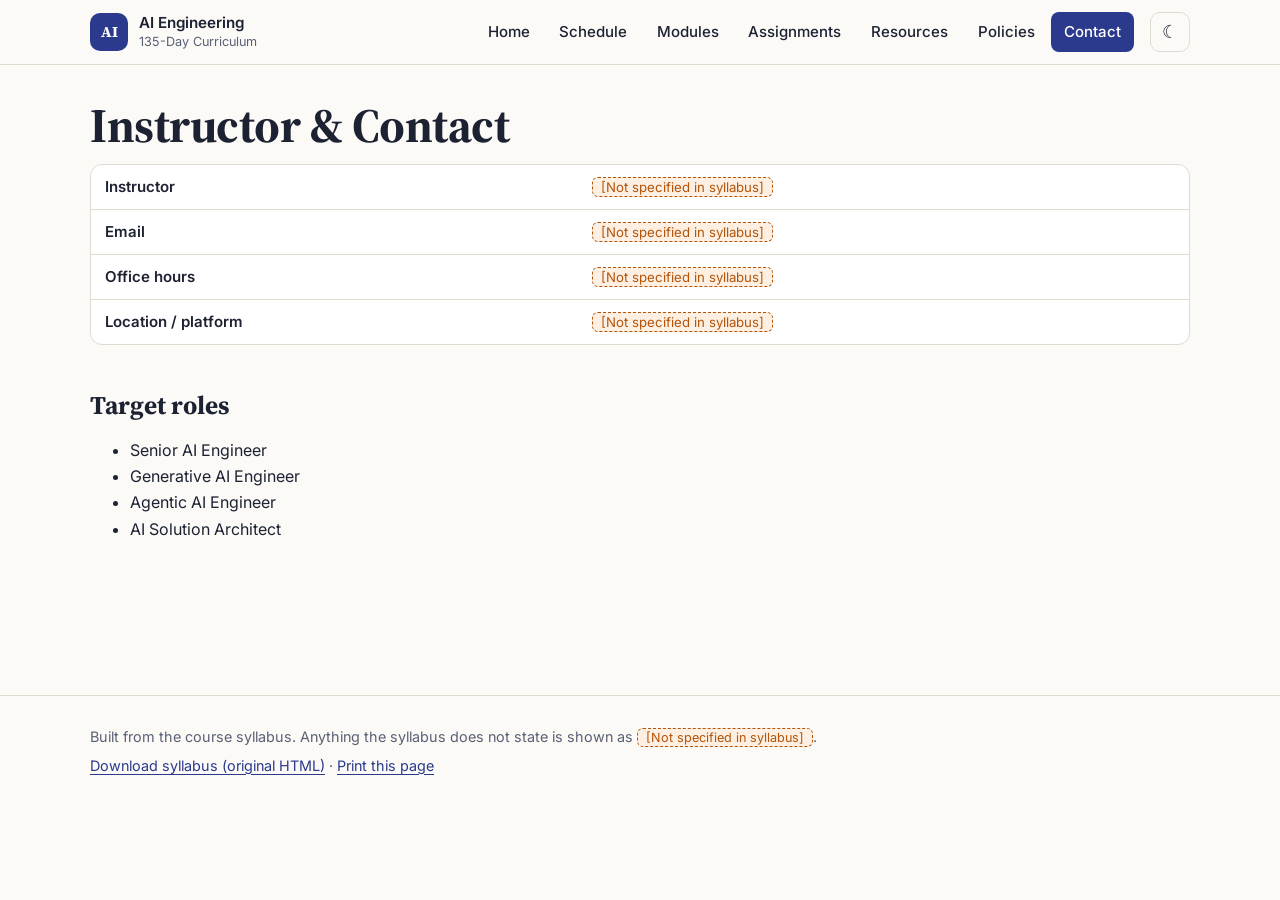
<file: pages/contact.html>
<!DOCTYPE html>
<html lang="en">
<head>
<meta charset="utf-8">
<meta name="viewport" content="width=device-width, initial-scale=1">
<title>Instructor &amp; Contact · AI Engineering Master Curriculum</title>
<meta name="description" content="Instructor and contact details.">
<link rel="preconnect" href="https://fonts.googleapis.com">
<link rel="preconnect" href="https://fonts.gstatic.com" crossorigin>
<link href="https://fonts.googleapis.com/css2?family=Inter:wght@400;500;600&family=Source+Serif+4:opsz,wght@8..60,500;8..60,700&display=swap" rel="stylesheet">
<link rel="stylesheet" href="../css/style.css">
<script>try{var t=localStorage.getItem('airoadmap.theme');if(t)document.documentElement.setAttribute('data-theme',t)}catch(e){}</script>
</head>
<body data-root="../">
<a class="skip-link" href="#main">Skip to content</a>
<header class="site-header">
  <div class="wrap header-inner">
    <a class="brand" href="../index.html"><span class="brand-mark" aria-hidden="true">AI</span><span>AI Engineering<br><small>135-Day Curriculum</small></span></a>
    <button class="icon-btn nav-toggle" aria-expanded="false" aria-controls="site-nav" aria-label="Toggle menu"><span class="bars" aria-hidden="true"></span></button>
    <nav id="site-nav" class="site-nav" aria-label="Main"><ul><li><a href="../index.html">Home</a></li><li><a href="schedule.html">Schedule</a></li><li><a href="modules.html">Modules</a></li><li><a href="assignments.html">Assignments</a></li><li><a href="resources.html">Resources</a></li><li><a href="policies.html">Policies</a></li><li><a href="contact.html" aria-current="page">Contact</a></li></ul></nav>
    <button class="icon-btn theme-toggle" aria-label="Switch to dark mode" title="Toggle dark / light mode"><span aria-hidden="true" class="theme-icon">◐</span></button>
  </div>
</header>
<main id="main" class="wrap">

<h1>Instructor &amp; Contact</h1>
<div class="table-wrap"><table><tbody>
<tr><th scope="row">Instructor</th><td><span class="placeholder" title="Not provided in the syllabus">[Not specified in syllabus]</span></td></tr><tr><th scope="row">Email</th><td><span class="placeholder" title="Not provided in the syllabus">[Not specified in syllabus]</span></td></tr><tr><th scope="row">Office hours</th><td><span class="placeholder" title="Not provided in the syllabus">[Not specified in syllabus]</span></td></tr><tr><th scope="row">Location / platform</th><td><span class="placeholder" title="Not provided in the syllabus">[Not specified in syllabus]</span></td></tr></tbody></table></div>
<h2>Target roles</h2>
<ul><li>Senior AI Engineer</li><li>Generative AI Engineer</li><li>Agentic AI Engineer</li><li>AI Solution Architect</li></ul>

</main>
<footer class="site-footer"><div class="wrap">
  <p>Built from the course syllabus. Anything the syllabus does not state is shown as <span class="placeholder">[Not specified in syllabus]</span>.</p>
  <p><a href="../assets/original-syllabus.html" download>Download syllabus (original HTML)</a> · <a href="#" class="print-link">Print this page</a></p>
</div></footer>
<script src="../js/main.js"></script>
</body>
</html>
</file>
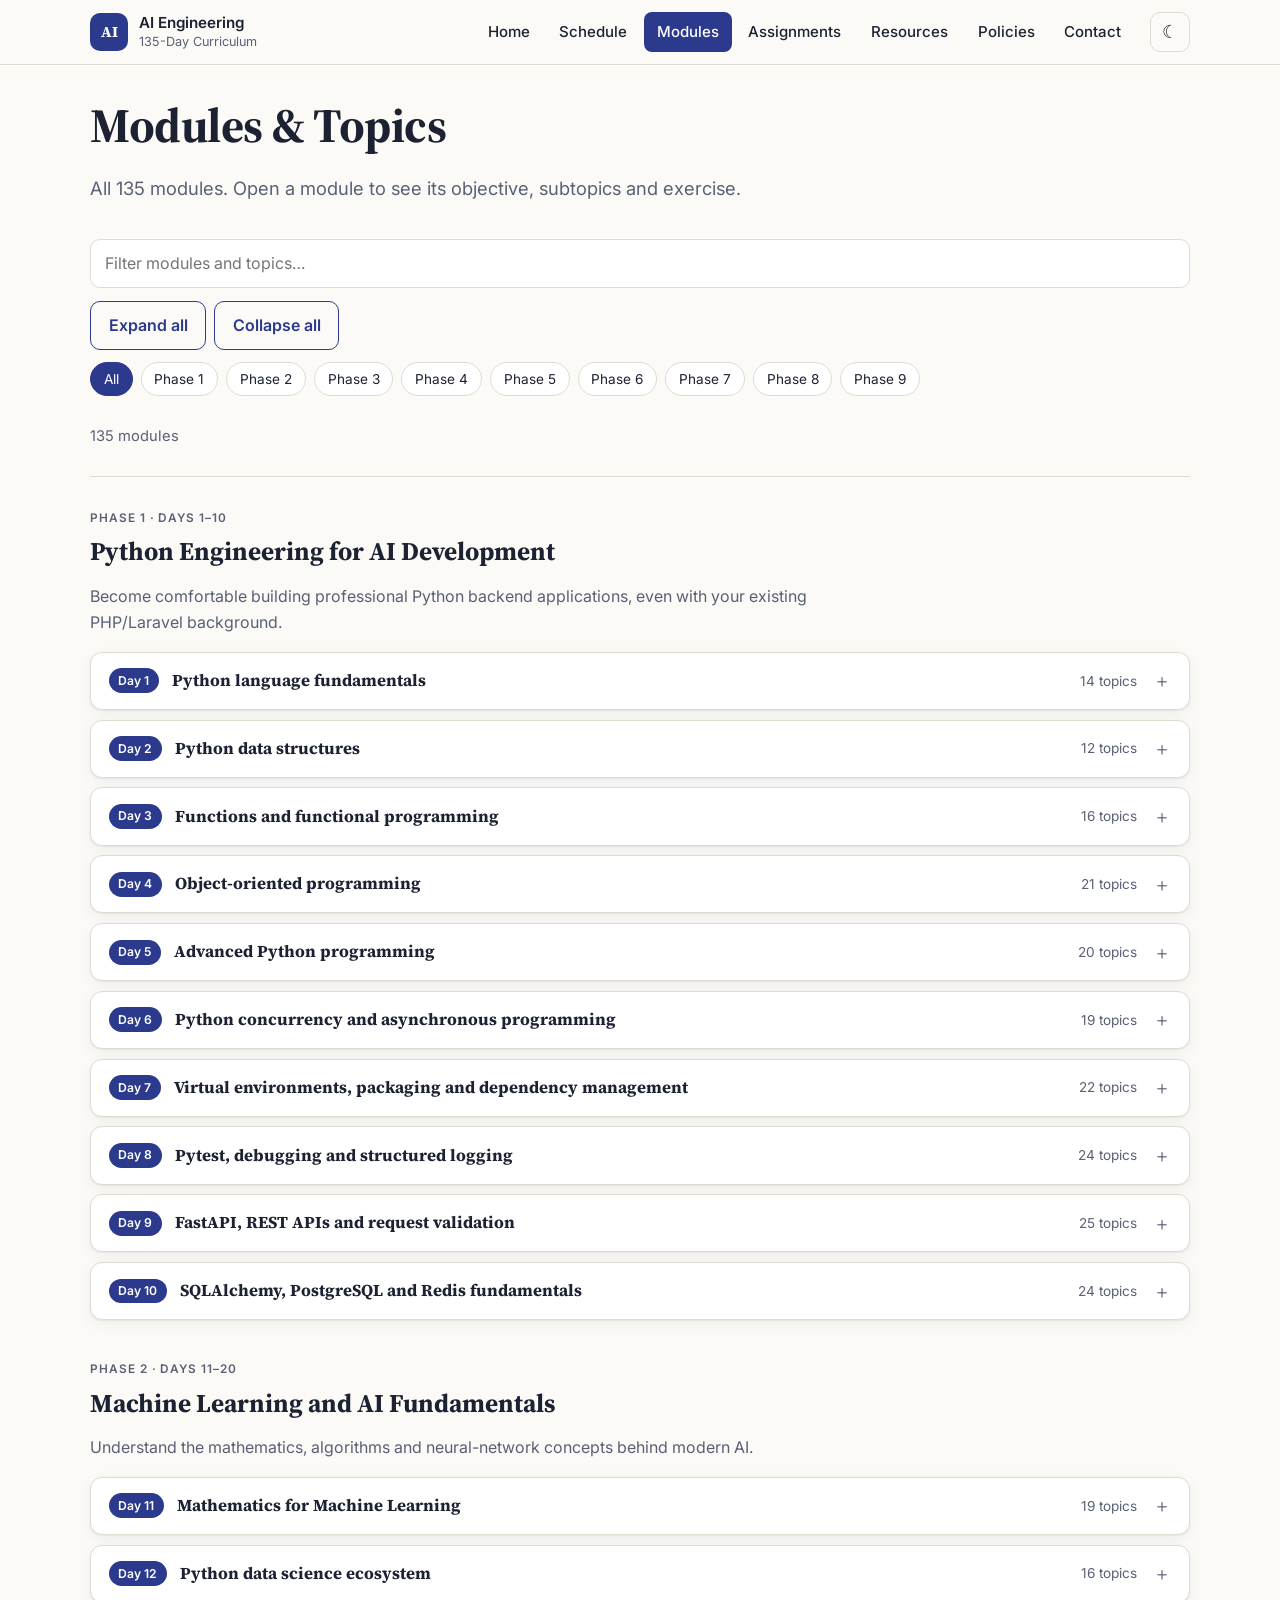
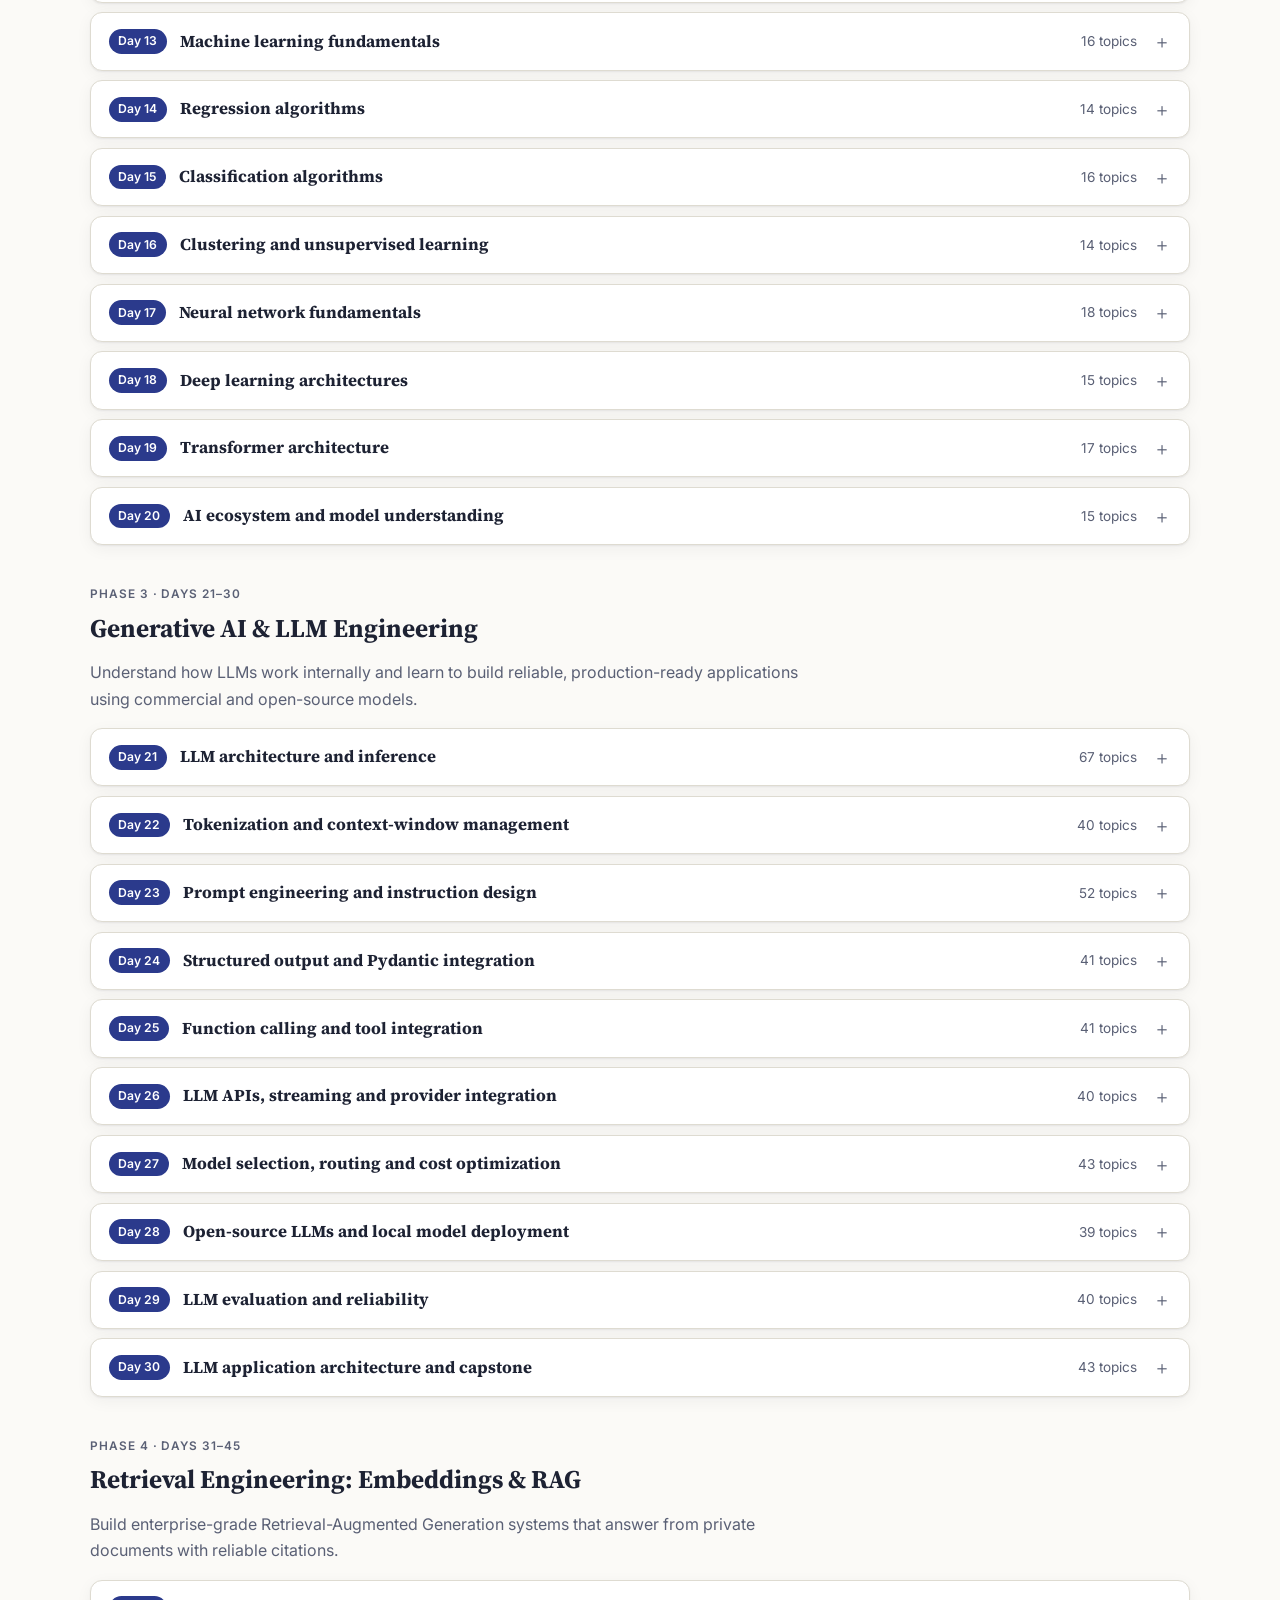
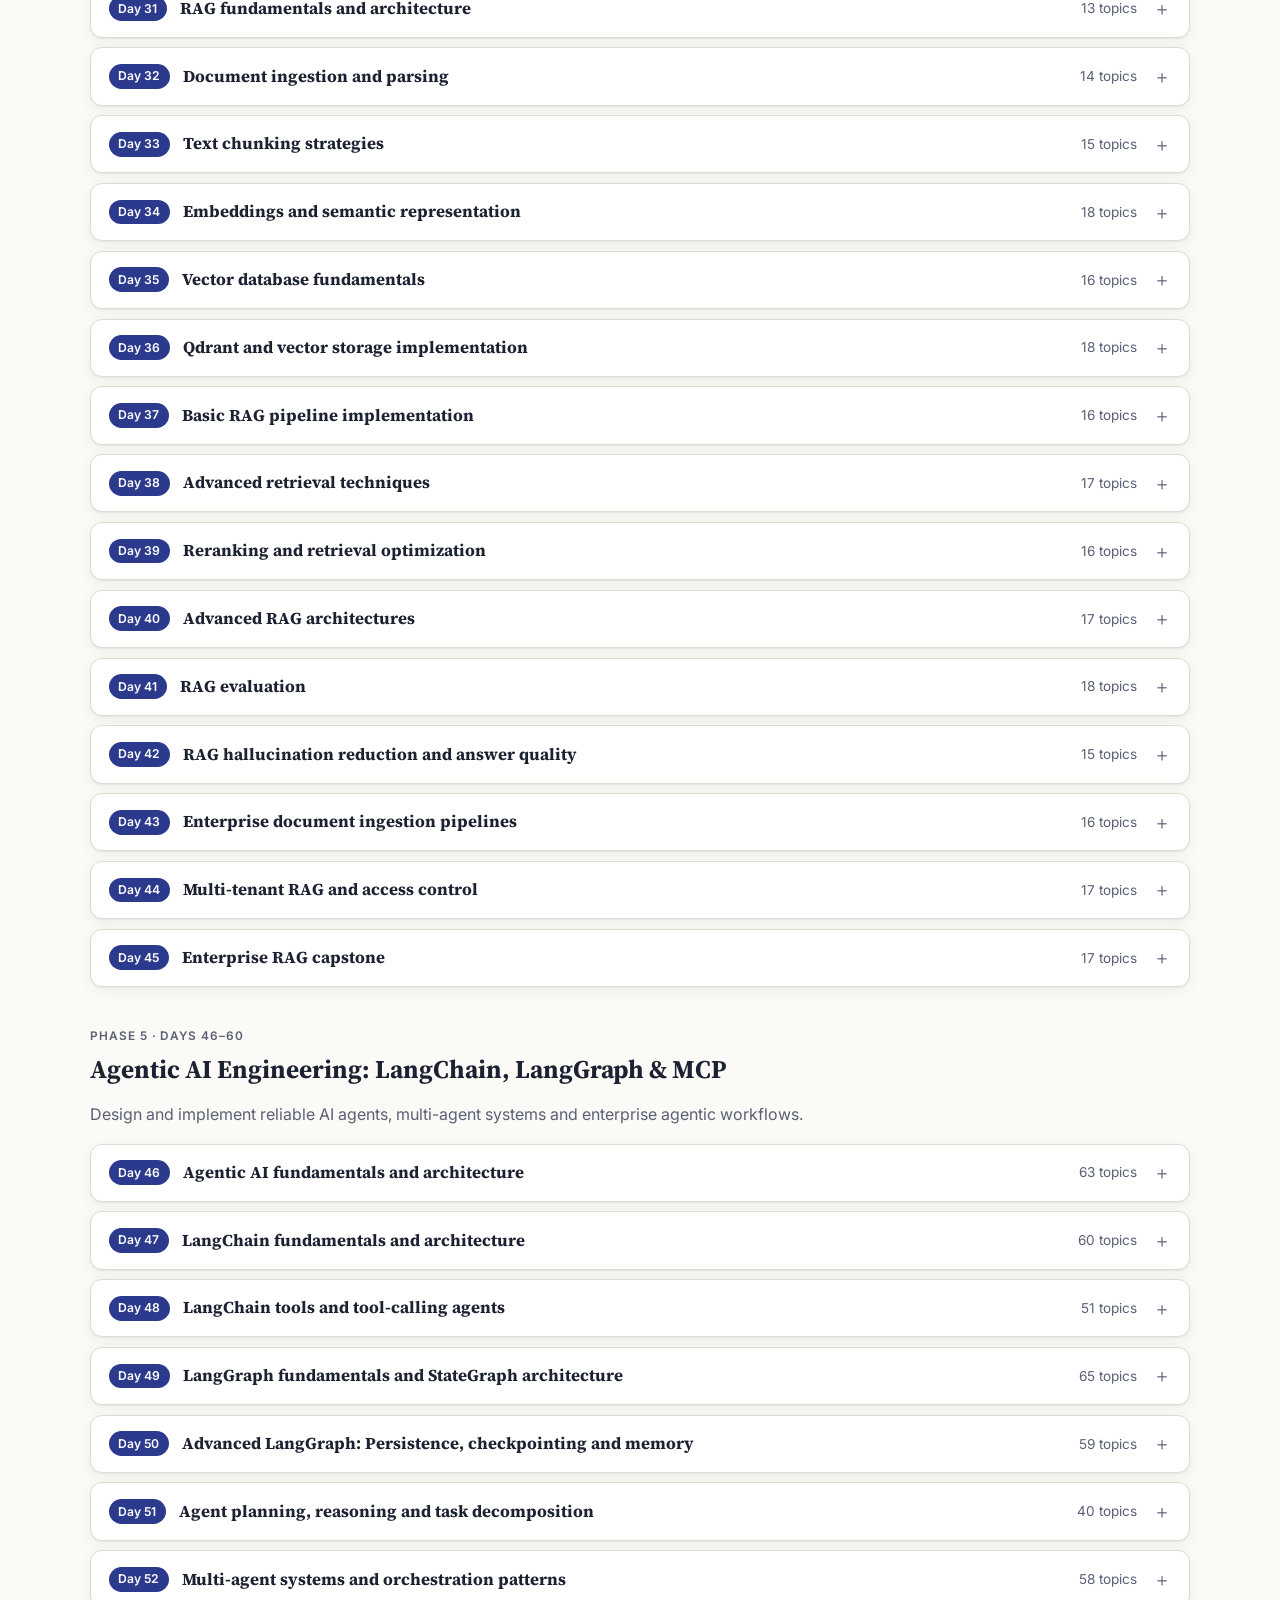
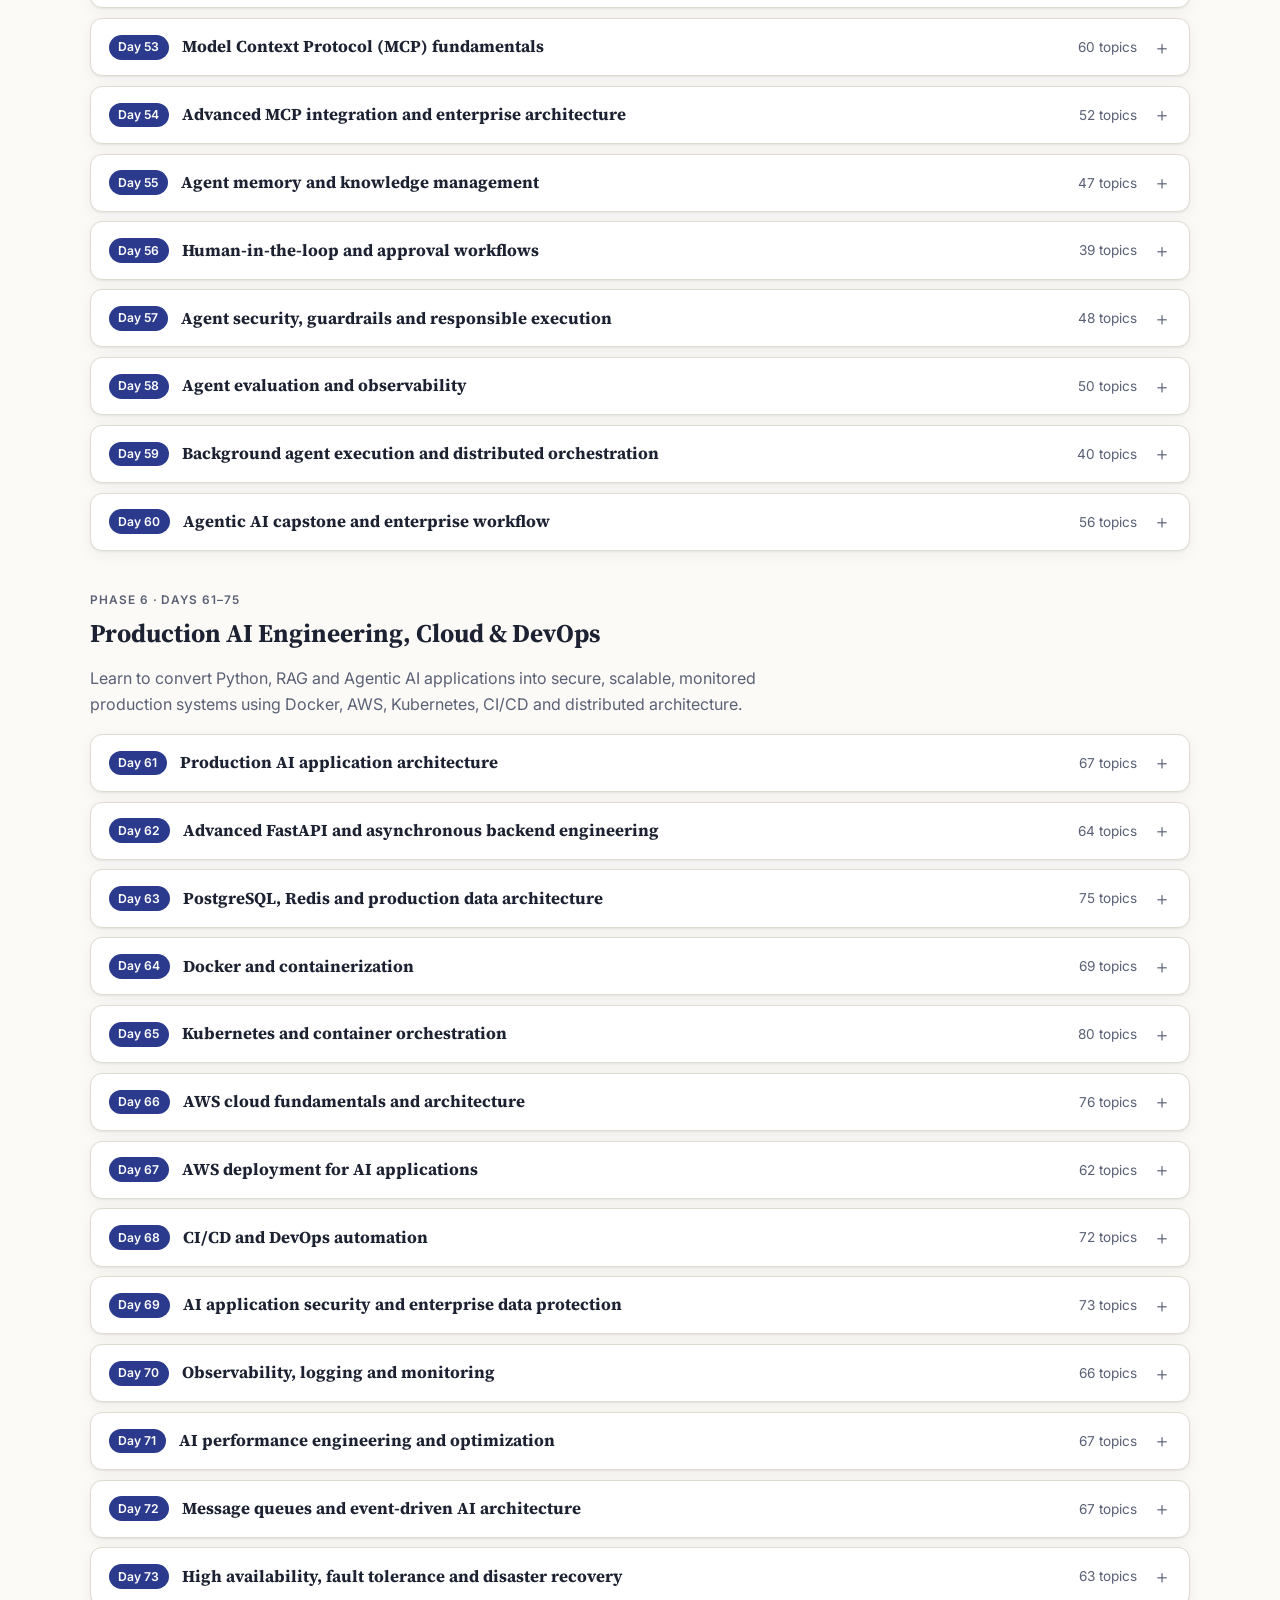
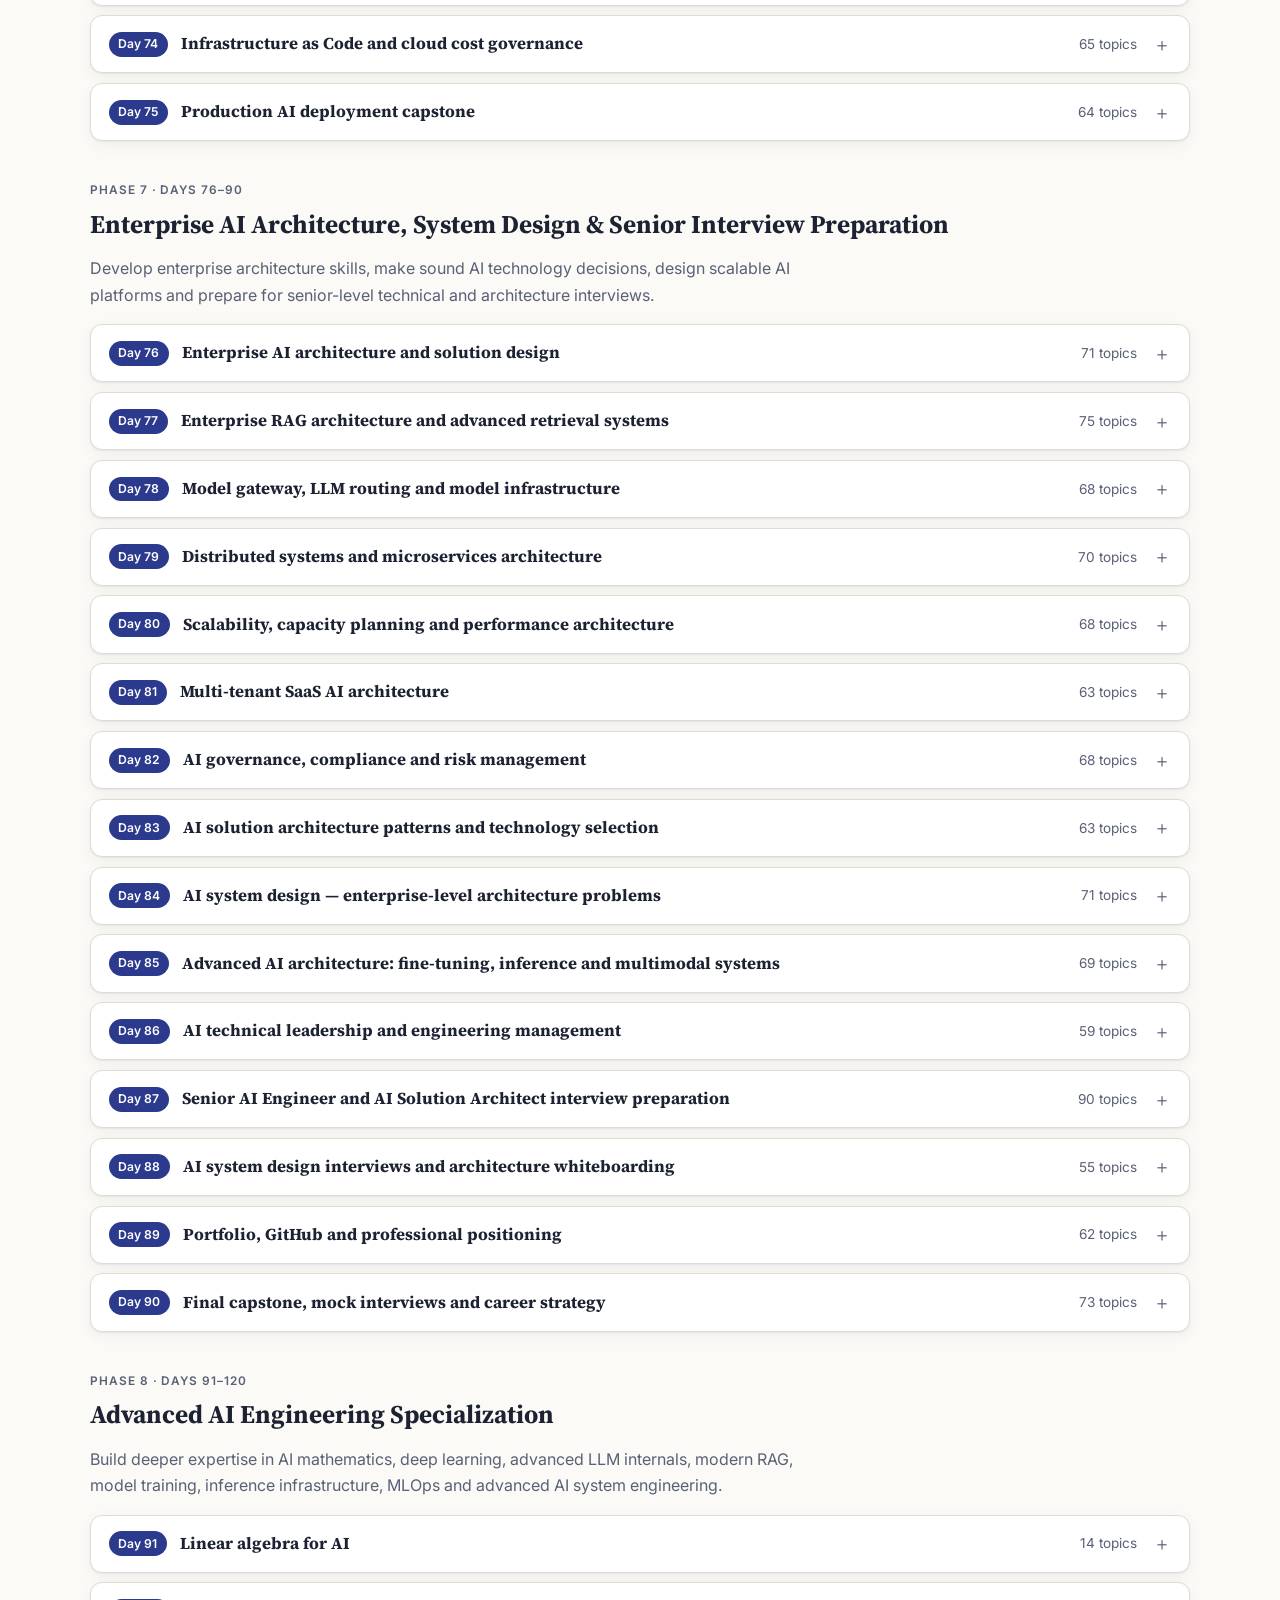
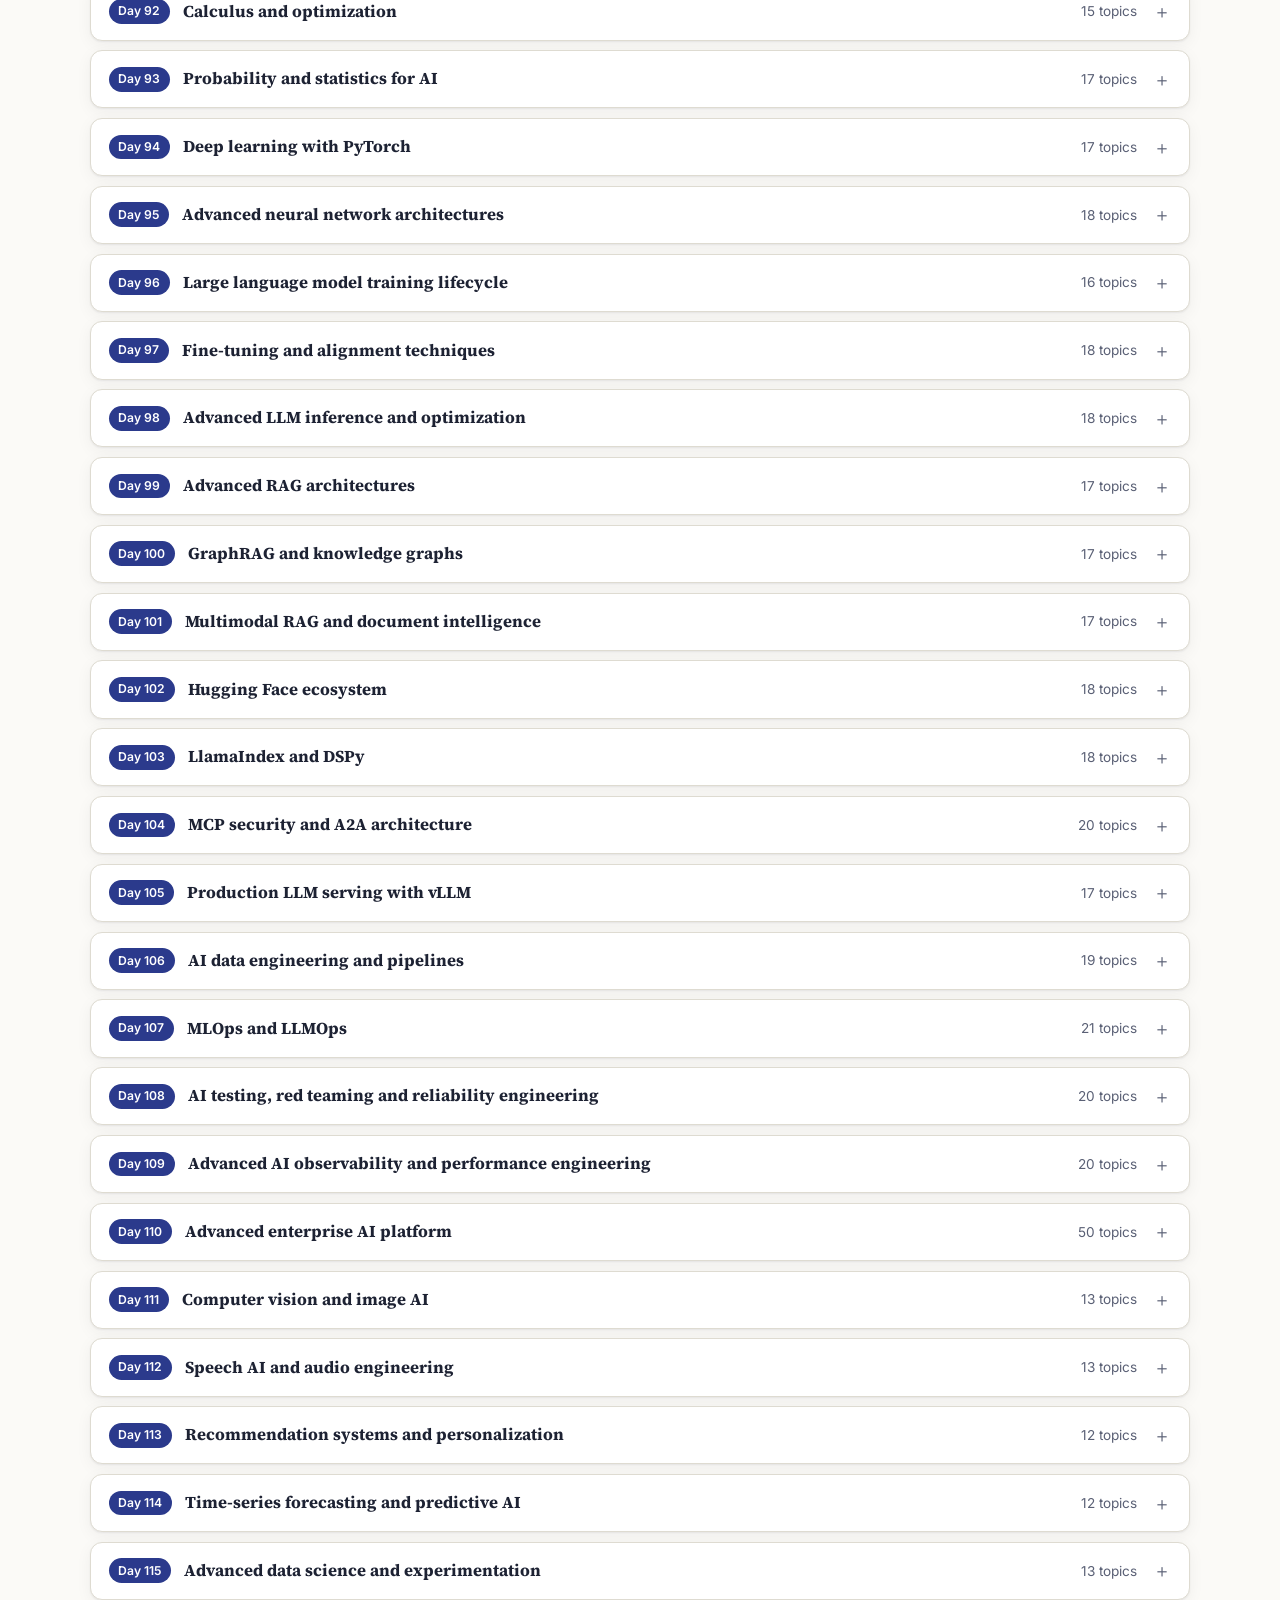
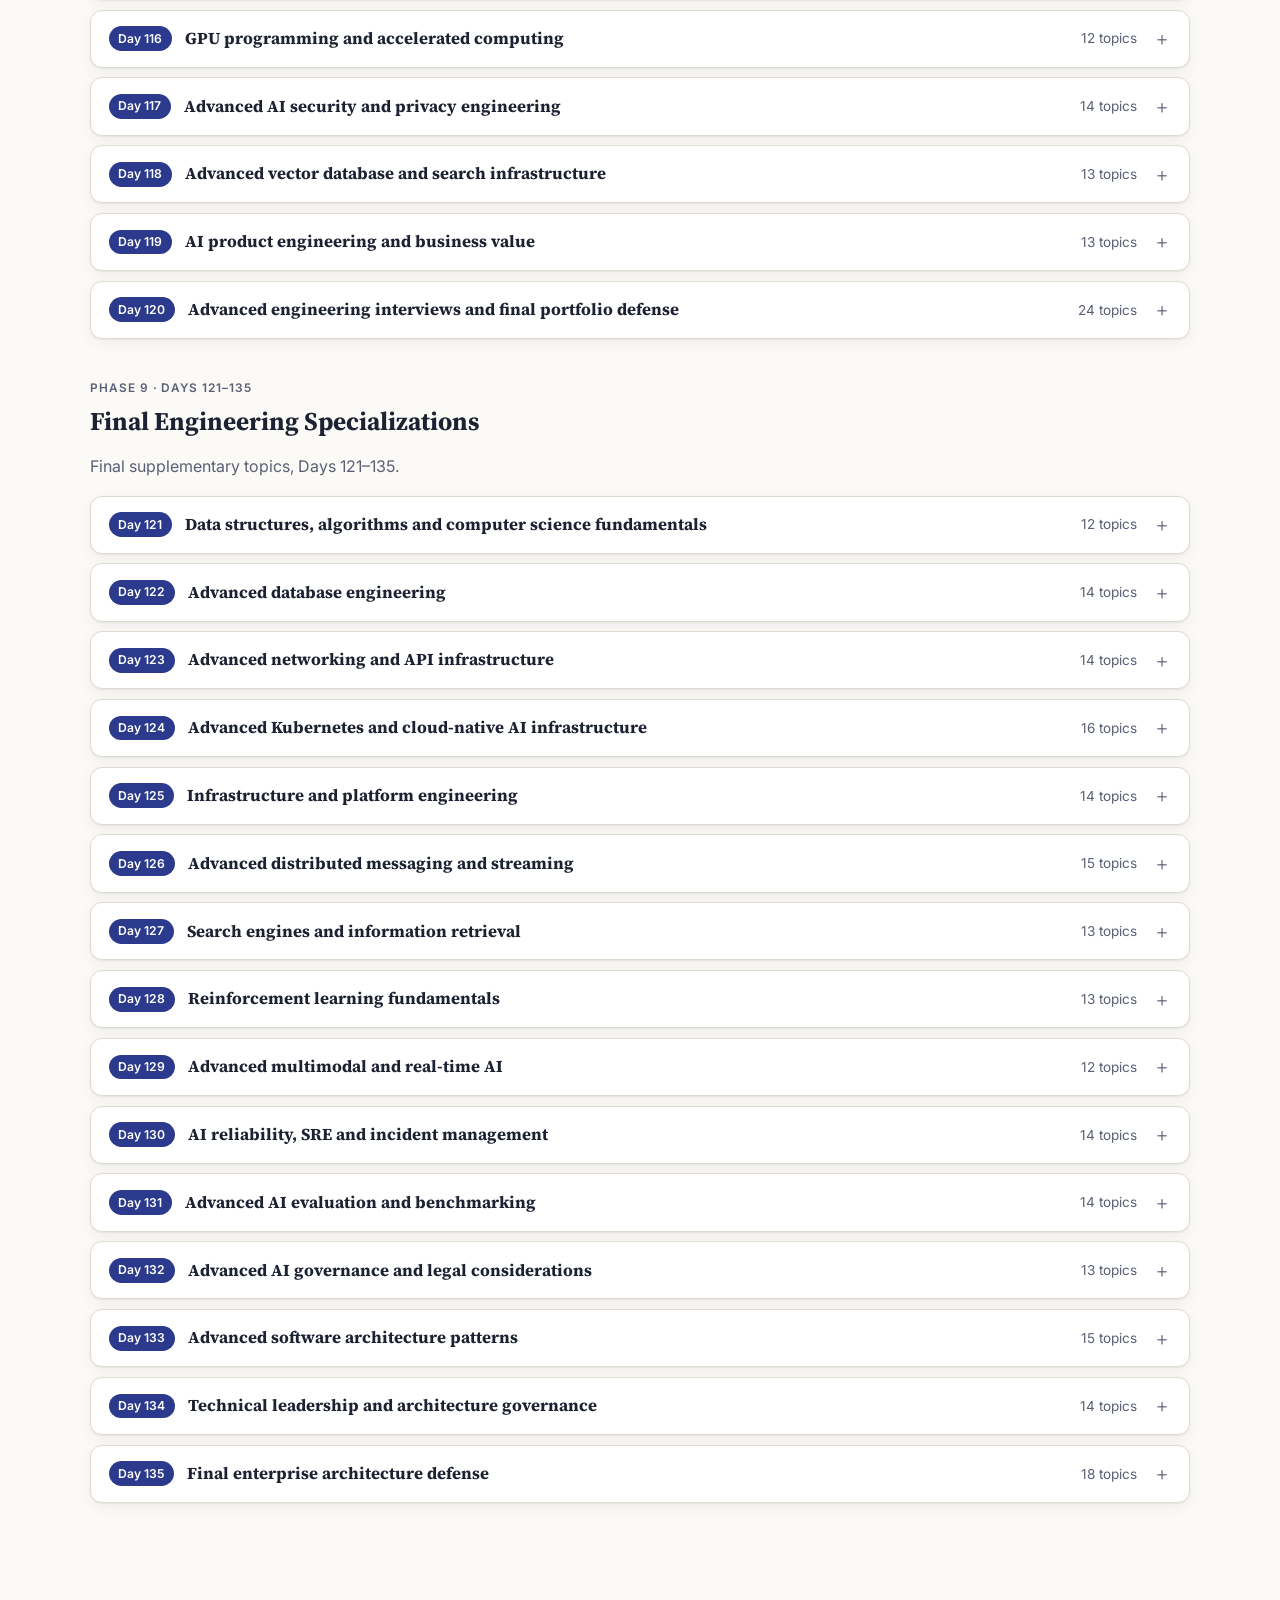
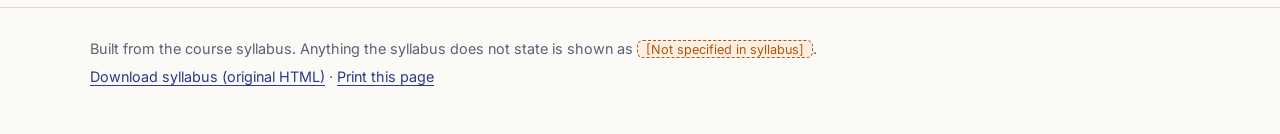
<file: pages/modules.html>
<!DOCTYPE html>
<html lang="en">
<head>
<meta charset="utf-8">
<meta name="viewport" content="width=device-width, initial-scale=1">
<title>Modules · AI Engineering Master Curriculum</title>
<meta name="description" content="All 135 curriculum modules with objectives, subtopics and exercises.">
<link rel="preconnect" href="https://fonts.googleapis.com">
<link rel="preconnect" href="https://fonts.gstatic.com" crossorigin>
<link href="https://fonts.googleapis.com/css2?family=Inter:wght@400;500;600&family=Source+Serif+4:opsz,wght@8..60,500;8..60,700&display=swap" rel="stylesheet">
<link rel="stylesheet" href="../css/style.css">
<script>try{var t=localStorage.getItem('airoadmap.theme');if(t)document.documentElement.setAttribute('data-theme',t)}catch(e){}</script>
</head>
<body data-root="../">
<a class="skip-link" href="#main">Skip to content</a>
<header class="site-header">
  <div class="wrap header-inner">
    <a class="brand" href="../index.html"><span class="brand-mark" aria-hidden="true">AI</span><span>AI Engineering<br><small>135-Day Curriculum</small></span></a>
    <button class="icon-btn nav-toggle" aria-expanded="false" aria-controls="site-nav" aria-label="Toggle menu"><span class="bars" aria-hidden="true"></span></button>
    <nav id="site-nav" class="site-nav" aria-label="Main"><ul><li><a href="../index.html">Home</a></li><li><a href="schedule.html">Schedule</a></li><li><a href="modules.html" aria-current="page">Modules</a></li><li><a href="assignments.html">Assignments</a></li><li><a href="resources.html">Resources</a></li><li><a href="policies.html">Policies</a></li><li><a href="contact.html">Contact</a></li></ul></nav>
    <button class="icon-btn theme-toggle" aria-label="Switch to dark mode" title="Toggle dark / light mode"><span aria-hidden="true" class="theme-icon">◐</span></button>
  </div>
</header>
<main id="main" class="wrap">

<h1>Modules &amp; Topics</h1>
<p class="lead">All 135 modules. Open a module to see its objective, subtopics and exercise.</p>
<div class="toolbar" role="search">
  <label for="q" class="sr-only">Search modules and topics</label>
  <input id="q" type="search" placeholder="Filter modules and topics…" autocomplete="off">
  <div class="btn-row"><button type="button" class="btn ghost" id="expand-all">Expand all</button><button type="button" class="btn ghost" id="collapse-all">Collapse all</button></div>
  <div class="chips" role="group" aria-label="Filter by phase"><button type="button" class="chip" data-filter-phase="all" aria-pressed="true">All</button><button type="button" class="chip" data-filter-phase="1" aria-pressed="false">Phase 1</button><button type="button" class="chip" data-filter-phase="2" aria-pressed="false">Phase 2</button><button type="button" class="chip" data-filter-phase="3" aria-pressed="false">Phase 3</button><button type="button" class="chip" data-filter-phase="4" aria-pressed="false">Phase 4</button><button type="button" class="chip" data-filter-phase="5" aria-pressed="false">Phase 5</button><button type="button" class="chip" data-filter-phase="6" aria-pressed="false">Phase 6</button><button type="button" class="chip" data-filter-phase="7" aria-pressed="false">Phase 7</button><button type="button" class="chip" data-filter-phase="8" aria-pressed="false">Phase 8</button><button type="button" class="chip" data-filter-phase="9" aria-pressed="false">Phase 9</button></div>
  <p class="muted" id="result-count" role="status" aria-live="polite"></p>
</div>
<p id="no-results" class="empty" hidden>No modules match your search.</p>
<section class="phase" id="phase-1" data-phase-section="1">
  <header class="phase-head"><p class="eyebrow">Phase 1 · Days 1–10</p><h2>Python Engineering for AI Development</h2><p>Become comfortable building professional Python backend applications, even with your existing PHP/Laravel background.</p></header>
  <details class="module" id="day-1" data-day="1" data-phase="1" data-search="python language fundamentals   python installation and interpreter architecture. cpython, bytecode and python virtual machine. python syntax, indentation and code execution. variables, identifiers and naming conventions. dynamic typing and strong typing. mutable and immutable objects. integers, floats, strings and booleans. type conversion and type checking. operators and operator precedence. conditional statements: if, elif, else. loops: for, while, break, continue, pass. list comprehensions and conditional comprehensions. match-case statements. input and output operations.">
  <summary><span class="day-badge">Day 1</span><span class="module-title">Python language fundamentals</span><span class="module-meta">14 topics</span><span class="done-flag" aria-hidden="true">✓ Done</span></summary>
  <div class="module-body">
    <section class="topic-group"><ul><li>Python installation and interpreter architecture.</li><li>CPython, bytecode and Python Virtual Machine.</li><li>Python syntax, indentation and code execution.</li><li>Variables, identifiers and naming conventions.</li><li>Dynamic typing and strong typing.</li><li>Mutable and immutable objects.</li><li>Integers, floats, strings and booleans.</li><li>Type conversion and type checking.</li><li>Operators and operator precedence.</li><li>Conditional statements: if, elif, else.</li><li>Loops: for, while, break, continue, pass.</li><li>List comprehensions and conditional comprehensions.</li><li>Match-case statements.</li><li>Input and output operations.</li></ul></section>
    <label class="mark-done"><input type="checkbox" data-done="1"> Mark Day 1 complete</label>
  </div>
</details>
<details class="module" id="day-2" data-day="2" data-phase="1" data-search="python data structures   lists: creation, indexing, slicing and modification. tuples and tuple immutability. sets and uniqueness. frozen sets. dictionaries and key-value storage. dictionary methods and nested dictionaries. list, tuple, set and dictionary comprehensions. stack and queue implementations. collections: counter, defaultdict, deque and namedtuple. choosing the correct data structure. time complexity of common operations. shallow copy vs deep copy.">
  <summary><span class="day-badge">Day 2</span><span class="module-title">Python data structures</span><span class="module-meta">12 topics</span><span class="done-flag" aria-hidden="true">✓ Done</span></summary>
  <div class="module-body">
    <section class="topic-group"><ul><li>Lists: creation, indexing, slicing and modification.</li><li>Tuples and tuple immutability.</li><li>Sets and uniqueness.</li><li>Frozen sets.</li><li>Dictionaries and key-value storage.</li><li>Dictionary methods and nested dictionaries.</li><li>List, tuple, set and dictionary comprehensions.</li><li>Stack and queue implementations.</li><li>collections: Counter, defaultdict, deque and namedtuple.</li><li>Choosing the correct data structure.</li><li>Time complexity of common operations.</li><li>Shallow copy vs deep copy.</li></ul></section>
    <label class="mark-done"><input type="checkbox" data-done="2"> Mark Day 2 complete</label>
  </div>
</details>
<details class="module" id="day-3" data-day="3" data-phase="1" data-search="functions and functional programming   function declaration and invocation. parameters and arguments. positional and keyword arguments. default arguments. *args and **kwargs. return values and multiple returns. scope: local, global and nonlocal. legb name resolution. lambda functions. higher-order functions. functions as first-class objects. closures. map(), filter() and reduce(). recursion. pure functions and side effects. functional programming principles.">
  <summary><span class="day-badge">Day 3</span><span class="module-title">Functions and functional programming</span><span class="module-meta">16 topics</span><span class="done-flag" aria-hidden="true">✓ Done</span></summary>
  <div class="module-body">
    <section class="topic-group"><ul><li>Function declaration and invocation.</li><li>Parameters and arguments.</li><li>Positional and keyword arguments.</li><li>Default arguments.</li><li>*args and **kwargs.</li><li>Return values and multiple returns.</li><li>Scope: local, global and nonlocal.</li><li>LEGB name resolution.</li><li>Lambda functions.</li><li>Higher-order functions.</li><li>Functions as first-class objects.</li><li>Closures.</li><li>map(), filter() and reduce().</li><li>Recursion.</li><li>Pure functions and side effects.</li><li>Functional programming principles.</li></ul></section>
    <label class="mark-done"><input type="checkbox" data-done="3"> Mark Day 3 complete</label>
  </div>
</details>
<details class="module" id="day-4" data-day="4" data-phase="1" data-search="object-oriented programming   classes and objects. constructors: __init__. instance attributes and class attributes. instance methods. self and cls. class methods and static methods. encapsulation. inheritance and multiple inheritance. polymorphism. abstraction. method overriding. method resolution order (mro). super(). abstract base classes. properties and property decorators. getters and setters. magic methods and dunder methods. dataclasses. composition vs inheritance. solid principles. dependency injection principles.">
  <summary><span class="day-badge">Day 4</span><span class="module-title">Object-oriented programming</span><span class="module-meta">21 topics</span><span class="done-flag" aria-hidden="true">✓ Done</span></summary>
  <div class="module-body">
    <section class="topic-group"><ul><li>Classes and objects.</li><li>Constructors: __init__.</li><li>Instance attributes and class attributes.</li><li>Instance methods.</li><li>self and cls.</li><li>Class methods and static methods.</li><li>Encapsulation.</li><li>Inheritance and multiple inheritance.</li><li>Polymorphism.</li><li>Abstraction.</li><li>Method overriding.</li><li>Method resolution order (MRO).</li><li>super().</li><li>Abstract base classes.</li><li>Properties and property decorators.</li><li>Getters and setters.</li><li>Magic methods and dunder methods.</li><li>Dataclasses.</li><li>Composition vs inheritance.</li><li>SOLID principles.</li><li>Dependency injection principles.</li></ul></section>
    <label class="mark-done"><input type="checkbox" data-done="4"> Mark Day 4 complete</label>
  </div>
</details>
<details class="module" id="day-5" data-day="5" data-phase="1" data-search="advanced python programming   iterators and iterables. iterator protocol: __iter__ and __next__. generators and yield. generator expressions. context managers. with statement. creating custom context managers. decorators. nested decorators. decorators with arguments. class-based decorators. exception hierarchy. custom exceptions. exception chaining. try, except, else, finally. type hints and annotations. typing module. generic types. protocols and structural typing. pydantic data validation.">
  <summary><span class="day-badge">Day 5</span><span class="module-title">Advanced Python programming</span><span class="module-meta">20 topics</span><span class="done-flag" aria-hidden="true">✓ Done</span></summary>
  <div class="module-body">
    <section class="topic-group"><ul><li>Iterators and iterables.</li><li>Iterator protocol: __iter__ and __next__.</li><li>Generators and yield.</li><li>Generator expressions.</li><li>Context managers.</li><li>with statement.</li><li>Creating custom context managers.</li><li>Decorators.</li><li>Nested decorators.</li><li>Decorators with arguments.</li><li>Class-based decorators.</li><li>Exception hierarchy.</li><li>Custom exceptions.</li><li>Exception chaining.</li><li>try, except, else, finally.</li><li>Type hints and annotations.</li><li>typing module.</li><li>Generic types.</li><li>Protocols and structural typing.</li><li>Pydantic data validation.</li></ul></section>
    <label class="mark-done"><input type="checkbox" data-done="5"> Mark Day 5 complete</label>
  </div>
</details>
<details class="module" id="day-6" data-day="6" data-phase="1" data-search="python concurrency and asynchronous programming   process vs thread. concurrency vs parallelism. python global interpreter lock (gil). cpu-bound vs i/o-bound workloads. threading module. multiprocessing module. threadpoolexecutor. processpoolexecutor. async programming fundamentals. event loop. coroutines and async / await. tasks and futures. asyncio.gather(). asyncio.create_task(). async http requests. async database operations. async generators. race conditions and locks. semaphores and synchronization.">
  <summary><span class="day-badge">Day 6</span><span class="module-title">Python concurrency and asynchronous programming</span><span class="module-meta">19 topics</span><span class="done-flag" aria-hidden="true">✓ Done</span></summary>
  <div class="module-body">
    <section class="topic-group"><ul><li>Process vs thread.</li><li>Concurrency vs parallelism.</li><li>Python Global Interpreter Lock (GIL).</li><li>CPU-bound vs I/O-bound workloads.</li><li>Threading module.</li><li>Multiprocessing module.</li><li>ThreadPoolExecutor.</li><li>ProcessPoolExecutor.</li><li>Async programming fundamentals.</li><li>Event loop.</li><li>Coroutines and async / await.</li><li>Tasks and futures.</li><li>asyncio.gather().</li><li>asyncio.create_task().</li><li>Async HTTP requests.</li><li>Async database operations.</li><li>Async generators.</li><li>Race conditions and locks.</li><li>Semaphores and synchronization.</li></ul></section>
    <label class="mark-done"><input type="checkbox" data-done="6"> Mark Day 6 complete</label>
  </div>
</details>
<details class="module" id="day-7" data-day="7" data-phase="1" data-search="virtual environments, packaging and dependency management   python installation and version management. system python vs project python. venv and virtual environment creation. virtualenv, pyenv and conda. environment activation and deactivation. python modules and packages. __init__.py and package structure. absolute and relative imports. sys.path and module resolution. pip and package installation. requirements.txt. dependency version constraints. direct vs transitive dependencies. semantic versioning. pyproject.toml. poetry and uv. setuptools and hatchling. wheel and source distributions. dependency locking and reproducible builds. package vulnerability scanning. dependency pinning and supply-chain security. packaging a fastapi application.">
  <summary><span class="day-badge">Day 7</span><span class="module-title">Virtual environments, packaging and dependency management</span><span class="module-meta">22 topics</span><span class="done-flag" aria-hidden="true">✓ Done</span></summary>
  <div class="module-body">
    <section class="topic-group"><ul><li>Python installation and version management.</li><li>System Python vs project Python.</li><li>venv and virtual environment creation.</li><li>virtualenv, pyenv and Conda.</li><li>Environment activation and deactivation.</li><li>Python modules and packages.</li><li>__init__.py and package structure.</li><li>Absolute and relative imports.</li><li>sys.path and module resolution.</li><li>pip and package installation.</li><li>requirements.txt.</li><li>Dependency version constraints.</li><li>Direct vs transitive dependencies.</li><li>Semantic versioning.</li><li>pyproject.toml.</li><li>Poetry and uv.</li><li>Setuptools and Hatchling.</li><li>Wheel and source distributions.</li><li>Dependency locking and reproducible builds.</li><li>Package vulnerability scanning.</li><li>Dependency pinning and supply-chain security.</li><li>Packaging a FastAPI application.</li></ul></section>
    <label class="mark-done"><input type="checkbox" data-done="7"> Mark Day 7 complete</label>
  </div>
</details>
<details class="module" id="day-8" data-day="8" data-phase="1" data-search="pytest, debugging and structured logging   testing fundamentals. unit, integration and end-to-end testing. pytest installation and test discovery. test functions and assertions. fixtures and fixture scopes. conftest.py. parametrized tests. pytest markers. mocking and patching. unittest.mock. monkeypatch. testing api requests. testing asynchronous functions. testing database operations. test coverage. debugging with pdb. breakpoints and stack traces. exception handling and debugging. python logging module. loggers, handlers and formatters. logging levels. json structured logging. correlation ids and request tracing. sensitive-data masking.">
  <summary><span class="day-badge">Day 8</span><span class="module-title">Pytest, debugging and structured logging</span><span class="module-meta">24 topics</span><span class="done-flag" aria-hidden="true">✓ Done</span></summary>
  <div class="module-body">
    <section class="topic-group"><ul><li>Testing fundamentals.</li><li>Unit, integration and end-to-end testing.</li><li>Pytest installation and test discovery.</li><li>Test functions and assertions.</li><li>Fixtures and fixture scopes.</li><li>conftest.py.</li><li>Parametrized tests.</li><li>Pytest markers.</li><li>Mocking and patching.</li><li>unittest.mock.</li><li>monkeypatch.</li><li>Testing API requests.</li><li>Testing asynchronous functions.</li><li>Testing database operations.</li><li>Test coverage.</li><li>Debugging with pdb.</li><li>Breakpoints and stack traces.</li><li>Exception handling and debugging.</li><li>Python logging module.</li><li>Loggers, handlers and formatters.</li><li>Logging levels.</li><li>JSON structured logging.</li><li>Correlation IDs and request tracing.</li><li>Sensitive-data masking.</li></ul></section>
    <label class="mark-done"><input type="checkbox" data-done="8"> Mark Day 8 complete</label>
  </div>
</details>
<details class="module" id="day-9" data-day="9" data-phase="1" data-search="fastapi, rest apis and request validation   http and rest fundamentals. http methods and status codes. request-response lifecycle. path and query parameters. request bodies and headers. rest resource design. fastapi architecture. asgi and uvicorn. routers and modular architecture. middleware. dependency injection. pydantic models. request and response validation. nested schemas. custom validators. exception handlers. background tasks. file uploads and downloads. streaming responses. jwt authentication. oauth2. role-based access control. api versioning. rate limiting. openapi and swagger documentation.">
  <summary><span class="day-badge">Day 9</span><span class="module-title">FastAPI, REST APIs and request validation</span><span class="module-meta">25 topics</span><span class="done-flag" aria-hidden="true">✓ Done</span></summary>
  <div class="module-body">
    <section class="topic-group"><ul><li>HTTP and REST fundamentals.</li><li>HTTP methods and status codes.</li><li>Request-response lifecycle.</li><li>Path and query parameters.</li><li>Request bodies and headers.</li><li>REST resource design.</li><li>FastAPI architecture.</li><li>ASGI and Uvicorn.</li><li>Routers and modular architecture.</li><li>Middleware.</li><li>Dependency injection.</li><li>Pydantic models.</li><li>Request and response validation.</li><li>Nested schemas.</li><li>Custom validators.</li><li>Exception handlers.</li><li>Background tasks.</li><li>File uploads and downloads.</li><li>Streaming responses.</li><li>JWT authentication.</li><li>OAuth2.</li><li>Role-based access control.</li><li>API versioning.</li><li>Rate limiting.</li><li>OpenAPI and Swagger documentation.</li></ul></section>
    <label class="mark-done"><input type="checkbox" data-done="9"> Mark Day 9 complete</label>
  </div>
</details>
<details class="module" id="day-10" data-day="10" data-phase="1" data-search="sqlalchemy, postgresql and redis fundamentals   relational database concepts. postgresql architecture. tables, rows and columns. primary and foreign keys. constraints and relationships. sql joins and subqueries. indexes and query execution plans. transactions and acid. normalization and denormalization. sqlalchemy orm architecture. declarative models. sqlalchemy sessions. relationships and loading strategies. sqlalchemy core vs orm. async sqlalchemy. database connection pooling. alembic migrations. redis architecture. redis strings, hashes, lists, sets and sorted sets. ttl and expiration. cache-aside pattern. redis pub/sub and streams. cache invalidation. redis persistence and eviction.">
  <summary><span class="day-badge">Day 10</span><span class="module-title">SQLAlchemy, PostgreSQL and Redis fundamentals</span><span class="module-meta">24 topics</span><span class="done-flag" aria-hidden="true">✓ Done</span></summary>
  <div class="module-body">
    <section class="topic-group"><ul><li>Relational database concepts.</li><li>PostgreSQL architecture.</li><li>Tables, rows and columns.</li><li>Primary and foreign keys.</li><li>Constraints and relationships.</li><li>SQL joins and subqueries.</li><li>Indexes and query execution plans.</li><li>Transactions and ACID.</li><li>Normalization and denormalization.</li><li>SQLAlchemy ORM architecture.</li><li>Declarative models.</li><li>SQLAlchemy sessions.</li><li>Relationships and loading strategies.</li><li>SQLAlchemy Core vs ORM.</li><li>Async SQLAlchemy.</li><li>Database connection pooling.</li><li>Alembic migrations.</li><li>Redis architecture.</li><li>Redis strings, hashes, lists, sets and sorted sets.</li><li>TTL and expiration.</li><li>Cache-aside pattern.</li><li>Redis Pub/Sub and Streams.</li><li>Cache invalidation.</li><li>Redis persistence and eviction.</li></ul></section>
    <label class="mark-done"><input type="checkbox" data-done="10"> Mark Day 10 complete</label>
  </div>
</details></section>
<section class="phase" id="phase-2" data-phase-section="2">
  <header class="phase-head"><p class="eyebrow">Phase 2 · Days 11–20</p><h2>Machine Learning and AI Fundamentals</h2><p>Understand the mathematics, algorithms and neural-network concepts behind modern AI.</p></header>
  <details class="module" id="day-11" data-day="11" data-phase="2" data-search="mathematics for machine learning   scalars, vectors, matrices and tensors. vector addition and multiplication. matrix multiplication. dot product and cosine similarity. transpose and inverse matrices. matrix dimensions and shapes. eigenvalues and eigenvectors. linear transformations. derivatives and partial derivatives. chain rule. gradients and gradient descent. probability distributions. conditional probability. bayes' theorem. mean, median and variance. standard deviation. covariance and correlation. normal and bernoulli distributions. entropy and information theory.">
  <summary><span class="day-badge">Day 11</span><span class="module-title">Mathematics for Machine Learning</span><span class="module-meta">19 topics</span><span class="done-flag" aria-hidden="true">✓ Done</span></summary>
  <div class="module-body">
    <section class="topic-group"><ul><li>Scalars, vectors, matrices and tensors.</li><li>Vector addition and multiplication.</li><li>Matrix multiplication.</li><li>Dot product and cosine similarity.</li><li>Transpose and inverse matrices.</li><li>Matrix dimensions and shapes.</li><li>Eigenvalues and eigenvectors.</li><li>Linear transformations.</li><li>Derivatives and partial derivatives.</li><li>Chain rule.</li><li>Gradients and gradient descent.</li><li>Probability distributions.</li><li>Conditional probability.</li><li>Bayes' theorem.</li><li>Mean, median and variance.</li><li>Standard deviation.</li><li>Covariance and correlation.</li><li>Normal and Bernoulli distributions.</li><li>Entropy and information theory.</li></ul></section>
    <label class="mark-done"><input type="checkbox" data-done="11"> Mark Day 11 complete</label>
  </div>
</details>
<details class="module" id="day-12" data-day="12" data-phase="2" data-search="python data science ecosystem   numpy arrays. array dimensions and shapes. broadcasting. vectorization. numpy indexing and slicing. pandas series and dataframes. data loading and cleaning. missing-value handling. filtering and grouping. joins and merging. data transformation. matplotlib visualization. seaborn statistical plots. scikit-learn architecture. dataset preparation. feature engineering.">
  <summary><span class="day-badge">Day 12</span><span class="module-title">Python data science ecosystem</span><span class="module-meta">16 topics</span><span class="done-flag" aria-hidden="true">✓ Done</span></summary>
  <div class="module-body">
    <section class="topic-group"><ul><li>NumPy arrays.</li><li>Array dimensions and shapes.</li><li>Broadcasting.</li><li>Vectorization.</li><li>NumPy indexing and slicing.</li><li>Pandas Series and DataFrames.</li><li>Data loading and cleaning.</li><li>Missing-value handling.</li><li>Filtering and grouping.</li><li>Joins and merging.</li><li>Data transformation.</li><li>Matplotlib visualization.</li><li>Seaborn statistical plots.</li><li>Scikit-learn architecture.</li><li>Dataset preparation.</li><li>Feature engineering.</li></ul></section>
    <label class="mark-done"><input type="checkbox" data-done="12"> Mark Day 12 complete</label>
  </div>
</details>
<details class="module" id="day-13" data-day="13" data-phase="2" data-search="machine learning fundamentals   what is machine learning? supervised learning. unsupervised learning. semi-supervised learning. reinforcement learning overview. training vs inference. features and labels. training, validation and test datasets. overfitting and underfitting. bias-variance trade-off. data leakage. cross-validation. feature scaling. normalization and standardization. feature selection. model generalization.">
  <summary><span class="day-badge">Day 13</span><span class="module-title">Machine learning fundamentals</span><span class="module-meta">16 topics</span><span class="done-flag" aria-hidden="true">✓ Done</span></summary>
  <div class="module-body">
    <section class="topic-group"><ul><li>What is machine learning?</li><li>Supervised learning.</li><li>Unsupervised learning.</li><li>Semi-supervised learning.</li><li>Reinforcement learning overview.</li><li>Training vs inference.</li><li>Features and labels.</li><li>Training, validation and test datasets.</li><li>Overfitting and underfitting.</li><li>Bias-variance trade-off.</li><li>Data leakage.</li><li>Cross-validation.</li><li>Feature scaling.</li><li>Normalization and standardization.</li><li>Feature selection.</li><li>Model generalization.</li></ul></section>
    <label class="mark-done"><input type="checkbox" data-done="13"> Mark Day 13 complete</label>
  </div>
</details>
<details class="module" id="day-14" data-day="14" data-phase="2" data-search="regression algorithms   linear regression. simple and multiple regression. cost functions. mean squared error. mean absolute error. root mean squared error. gradient descent. regularization. ridge regression. lasso regression. polynomial regression. multicollinearity. residual analysis. model evaluation.">
  <summary><span class="day-badge">Day 14</span><span class="module-title">Regression algorithms</span><span class="module-meta">14 topics</span><span class="done-flag" aria-hidden="true">✓ Done</span></summary>
  <div class="module-body">
    <section class="topic-group"><ul><li>Linear regression.</li><li>Simple and multiple regression.</li><li>Cost functions.</li><li>Mean squared error.</li><li>Mean absolute error.</li><li>Root mean squared error.</li><li>Gradient descent.</li><li>Regularization.</li><li>Ridge regression.</li><li>Lasso regression.</li><li>Polynomial regression.</li><li>Multicollinearity.</li><li>Residual analysis.</li><li>Model evaluation.</li></ul></section>
    <label class="mark-done"><input type="checkbox" data-done="14"> Mark Day 14 complete</label>
  </div>
</details>
<details class="module" id="day-15" data-day="15" data-phase="2" data-search="classification algorithms   logistic regression. binary classification. multiclass classification. decision trees. random forests. k-nearest neighbors. naive bayes. support vector machines. ensemble learning. bagging and boosting. xgboost and gradient boosting. confusion matrix. precision, recall and f1 score. roc curve and auc. class imbalance. threshold tuning.">
  <summary><span class="day-badge">Day 15</span><span class="module-title">Classification algorithms</span><span class="module-meta">16 topics</span><span class="done-flag" aria-hidden="true">✓ Done</span></summary>
  <div class="module-body">
    <section class="topic-group"><ul><li>Logistic regression.</li><li>Binary classification.</li><li>Multiclass classification.</li><li>Decision trees.</li><li>Random forests.</li><li>K-nearest neighbors.</li><li>Naive Bayes.</li><li>Support vector machines.</li><li>Ensemble learning.</li><li>Bagging and boosting.</li><li>XGBoost and gradient boosting.</li><li>Confusion matrix.</li><li>Precision, recall and F1 score.</li><li>ROC curve and AUC.</li><li>Class imbalance.</li><li>Threshold tuning.</li></ul></section>
    <label class="mark-done"><input type="checkbox" data-done="15"> Mark Day 15 complete</label>
  </div>
</details>
<details class="module" id="day-16" data-day="16" data-phase="2" data-search="clustering and unsupervised learning   clustering fundamentals. k-means. choosing the number of clusters. elbow method. silhouette score. hierarchical clustering. dbscan. dimensionality reduction. pca. t-sne. umap. anomaly detection. isolation forest. practical customer segmentation.">
  <summary><span class="day-badge">Day 16</span><span class="module-title">Clustering and unsupervised learning</span><span class="module-meta">14 topics</span><span class="done-flag" aria-hidden="true">✓ Done</span></summary>
  <div class="module-body">
    <section class="topic-group"><ul><li>Clustering fundamentals.</li><li>K-means.</li><li>Choosing the number of clusters.</li><li>Elbow method.</li><li>Silhouette score.</li><li>Hierarchical clustering.</li><li>DBSCAN.</li><li>Dimensionality reduction.</li><li>PCA.</li><li>t-SNE.</li><li>UMAP.</li><li>Anomaly detection.</li><li>Isolation Forest.</li><li>Practical customer segmentation.</li></ul></section>
    <label class="mark-done"><input type="checkbox" data-done="16"> Mark Day 16 complete</label>
  </div>
</details>
<details class="module" id="day-17" data-day="17" data-phase="2" data-search="neural network fundamentals   artificial neurons. perceptrons. weights and biases. activation functions. sigmoid and tanh. relu and leaky relu. feedforward networks. hidden layers. output layers. forward propagation. loss functions. backpropagation. gradient descent. sgd, adam and rmsprop. learning rate. batch size and epochs. vanishing and exploding gradients. dropout and regularization.">
  <summary><span class="day-badge">Day 17</span><span class="module-title">Neural network fundamentals</span><span class="module-meta">18 topics</span><span class="done-flag" aria-hidden="true">✓ Done</span></summary>
  <div class="module-body">
    <section class="topic-group"><ul><li>Artificial neurons.</li><li>Perceptrons.</li><li>Weights and biases.</li><li>Activation functions.</li><li>Sigmoid and tanh.</li><li>ReLU and Leaky ReLU.</li><li>Feedforward networks.</li><li>Hidden layers.</li><li>Output layers.</li><li>Forward propagation.</li><li>Loss functions.</li><li>Backpropagation.</li><li>Gradient descent.</li><li>SGD, Adam and RMSprop.</li><li>Learning rate.</li><li>Batch size and epochs.</li><li>Vanishing and exploding gradients.</li><li>Dropout and regularization.</li></ul></section>
    <label class="mark-done"><input type="checkbox" data-done="17"> Mark Day 17 complete</label>
  </div>
</details>
<details class="module" id="day-18" data-day="18" data-phase="2" data-search="deep learning architectures   artificial neural networks. convolutional neural networks. filters and kernels. pooling. image classification. recurrent neural networks. lstm and gru. sequence modeling. embedding layers. attention mechanisms. encoder-decoder architecture. transfer learning. fine-tuning. pytorch fundamentals. tensors, autograd and training loops.">
  <summary><span class="day-badge">Day 18</span><span class="module-title">Deep learning architectures</span><span class="module-meta">15 topics</span><span class="done-flag" aria-hidden="true">✓ Done</span></summary>
  <div class="module-body">
    <section class="topic-group"><ul><li>Artificial neural networks.</li><li>Convolutional neural networks.</li><li>Filters and kernels.</li><li>Pooling.</li><li>Image classification.</li><li>Recurrent neural networks.</li><li>LSTM and GRU.</li><li>Sequence modeling.</li><li>Embedding layers.</li><li>Attention mechanisms.</li><li>Encoder-decoder architecture.</li><li>Transfer learning.</li><li>Fine-tuning.</li><li>PyTorch fundamentals.</li><li>Tensors, autograd and training loops.</li></ul></section>
    <label class="mark-done"><input type="checkbox" data-done="18"> Mark Day 18 complete</label>
  </div>
</details>
<details class="module" id="day-19" data-day="19" data-phase="2" data-search="transformer architecture   sequence-to-sequence models. token embeddings. positional encoding. self-attention. query, key and value. scaled dot-product attention. multi-head attention. causal masking. encoder architecture. decoder architecture. encoder-decoder transformers. feedforward layers. residual connections. layer normalization. gpt-style decoder-only architecture. bert-style encoder architecture. transformer inference.">
  <summary><span class="day-badge">Day 19</span><span class="module-title">Transformer architecture</span><span class="module-meta">17 topics</span><span class="done-flag" aria-hidden="true">✓ Done</span></summary>
  <div class="module-body">
    <section class="topic-group"><ul><li>Sequence-to-sequence models.</li><li>Token embeddings.</li><li>Positional encoding.</li><li>Self-attention.</li><li>Query, Key and Value.</li><li>Scaled dot-product attention.</li><li>Multi-head attention.</li><li>Causal masking.</li><li>Encoder architecture.</li><li>Decoder architecture.</li><li>Encoder-decoder transformers.</li><li>Feedforward layers.</li><li>Residual connections.</li><li>Layer normalization.</li><li>GPT-style decoder-only architecture.</li><li>BERT-style encoder architecture.</li><li>Transformer inference.</li></ul></section>
    <label class="mark-done"><input type="checkbox" data-done="19"> Mark Day 19 complete</label>
  </div>
</details>
<details class="module" id="day-20" data-day="20" data-phase="2" data-search="ai ecosystem and model understanding   artificial intelligence vs ml vs deep learning. generative ai vs discriminative ai. foundation models. large language models. multimodal models. model parameters. pretraining. instruction tuning. fine-tuning. reinforcement learning from human feedback. open-source vs hosted models. model checkpoints. model benchmarks. hugging face ecosystem. model cards and responsible ai.">
  <summary><span class="day-badge">Day 20</span><span class="module-title">AI ecosystem and model understanding</span><span class="module-meta">15 topics</span><span class="done-flag" aria-hidden="true">✓ Done</span></summary>
  <div class="module-body">
    <section class="topic-group"><ul><li>Artificial intelligence vs ML vs deep learning.</li><li>Generative AI vs discriminative AI.</li><li>Foundation models.</li><li>Large language models.</li><li>Multimodal models.</li><li>Model parameters.</li><li>Pretraining.</li><li>Instruction tuning.</li><li>Fine-tuning.</li><li>Reinforcement learning from human feedback.</li><li>Open-source vs hosted models.</li><li>Model checkpoints.</li><li>Model benchmarks.</li><li>Hugging Face ecosystem.</li><li>Model cards and responsible AI.</li></ul></section>
    <label class="mark-done"><input type="checkbox" data-done="20"> Mark Day 20 complete</label>
  </div>
</details></section>
<section class="phase" id="phase-3" data-phase-section="3">
  <header class="phase-head"><p class="eyebrow">Phase 3 · Days 21–30</p><h2>Generative AI &amp; LLM Engineering</h2><p>Understand how LLMs work internally and learn to build reliable, production-ready applications using commercial and open-source models.</p></header>
  <details class="module" id="day-21" data-day="21" data-phase="3" data-search="llm architecture and inference understand how a large language model receives input, processes it and generates output. large language model fundamentals what is an llm? language modeling and next-token prediction. autoregressive vs masked language models. foundation models vs task-specific models. parameters, weights and biases. training vs inference. model checkpoints and model architectures. gpt, claude, gemini, llama and mistral model families. transformer architecture inside llms decoder-only transformer architecture. token embedding layer. positional embeddings and rope. self-attention mechanism. query, key and value matrices. multi-head attention. causal attention masking. feedforward network. residual connections. layer normalization and rmsnorm. output projection and vocabulary logits. llm inference pipeline input prompt processing. tokenization. token embedding lookup. forward pass through transformer layers. logits generation. probability distribution using softmax. next-token selection. autoregressive generation loop. eos and stop sequences. streaming token generation. context windows and sequence processing context window definition. input tokens vs output tokens. maximum sequence length. context-window limitations. position encoding limitations. long-context models. attention complexity. context truncation and overflow. context management strategies. inference optimization kv cache. prefill vs decode stages. time to first token (ttft). tokens per second. batch inference. continuous batching. quantization. fp32, fp16, bf16 and int8. int4 quantization. flashattention. gpu memory and vram requirements. model deployment and serving hosted api vs self-hosted inference. hugging face transformers. ollama architecture. vllm. hugging face text generation inference. gpu vs cpu inference. model loading and unloading. model concurrency. inference endpoints. model serving architecture. practical implementation load a small open-source llm. run text generation locally. inspect token ids. compare input and output token counts. experiment with generation parameters. measure response latency. observe memory consumption. expose the model through a fastapi endpoint. explain the complete journey of a user prompt from api request to token generation.">
  <summary><span class="day-badge">Day 21</span><span class="module-title">LLM architecture and inference</span><span class="module-meta">67 topics</span><span class="done-flag" aria-hidden="true">✓ Done</span></summary>
  <div class="module-body">
    <p class="objective"><strong>Objective:</strong> Understand how a large language model receives input, processes it and generates output.</p><section class="topic-group"><h4>Large language model fundamentals</h4><ul><li>What is an LLM?</li><li>Language modeling and next-token prediction.</li><li>Autoregressive vs masked language models.</li><li>Foundation models vs task-specific models.</li><li>Parameters, weights and biases.</li><li>Training vs inference.</li><li>Model checkpoints and model architectures.</li><li>GPT, Claude, Gemini, Llama and Mistral model families.</li></ul></section><section class="topic-group"><h4>Transformer architecture inside LLMs</h4><ul><li>Decoder-only transformer architecture.</li><li>Token embedding layer.</li><li>Positional embeddings and RoPE.</li><li>Self-attention mechanism.</li><li>Query, Key and Value matrices.</li><li>Multi-head attention.</li><li>Causal attention masking.</li><li>Feedforward network.</li><li>Residual connections.</li><li>Layer normalization and RMSNorm.</li><li>Output projection and vocabulary logits.</li></ul></section><section class="topic-group"><h4>LLM inference pipeline</h4><ul><li>Input prompt processing.</li><li>Tokenization.</li><li>Token embedding lookup.</li><li>Forward pass through transformer layers.</li><li>Logits generation.</li><li>Probability distribution using softmax.</li><li>Next-token selection.</li><li>Autoregressive generation loop.</li><li>EOS and stop sequences.</li><li>Streaming token generation.</li></ul></section><section class="topic-group"><h4>Context windows and sequence processing</h4><ul><li>Context window definition.</li><li>Input tokens vs output tokens.</li><li>Maximum sequence length.</li><li>Context-window limitations.</li><li>Position encoding limitations.</li><li>Long-context models.</li><li>Attention complexity.</li><li>Context truncation and overflow.</li><li>Context management strategies.</li></ul></section><section class="topic-group"><h4>Inference optimization</h4><ul><li>KV cache.</li><li>Prefill vs decode stages.</li><li>Time to First Token (TTFT).</li><li>Tokens per second.</li><li>Batch inference.</li><li>Continuous batching.</li><li>Quantization.</li><li>FP32, FP16, BF16 and INT8.</li><li>INT4 quantization.</li><li>FlashAttention.</li><li>GPU memory and VRAM requirements.</li></ul></section><section class="topic-group"><h4>Model deployment and serving</h4><ul><li>Hosted API vs self-hosted inference.</li><li>Hugging Face Transformers.</li><li>Ollama architecture.</li><li>vLLM.</li><li>Hugging Face Text Generation Inference.</li><li>GPU vs CPU inference.</li><li>Model loading and unloading.</li><li>Model concurrency.</li><li>Inference endpoints.</li><li>Model serving architecture.</li></ul></section><section class="topic-group"><h4>Practical implementation</h4><ul><li>Load a small open-source LLM.</li><li>Run text generation locally.</li><li>Inspect token IDs.</li><li>Compare input and output token counts.</li><li>Experiment with generation parameters.</li><li>Measure response latency.</li><li>Observe memory consumption.</li><li>Expose the model through a FastAPI endpoint.</li></ul></section><p class="task"><strong>Exercise:</strong> Explain the complete journey of a user prompt from API request to token generation.</p>
    <label class="mark-done"><input type="checkbox" data-done="21"> Mark Day 21 complete</label>
  </div>
</details>
<details class="module" id="day-22" data-day="22" data-phase="3" data-search="tokenization and context-window management understand how text becomes model input and how token usage affects cost, performance and accuracy. tokenization fundamentals characters, words and tokens. why llms use tokens instead of words. token vocabulary. token ids. special tokens. start-of-sequence and end-of-sequence tokens. unknown and padding tokens. tokenization algorithms byte pair encoding (bpe). wordpiece. unigram language model tokenization. sentencepiece. byte-level tokenization. subword tokenization. vocabulary construction. tokenizer differences between models. practical tokenizer engineering hugging face tokenizers. autotokenizer. encoding and decoding. token id inspection. special-token handling. truncation and padding. batch tokenization. measuring token counts. context-window engineering context capacity. prompt token budgeting. conversation history budgeting. system instruction budgeting. output token reservation. context overflow. sliding-window strategies. summarization-based context compression. managing long conversations. token cost and optimization input tokens vs output tokens. cached input tokens. model-specific pricing. token usage tracking. cost estimation. reducing unnecessary prompt tokens. choosing appropriate model context lengths. token budget enforcement. create a python utility that calculates token usage, checks context limits and estimates api cost.">
  <summary><span class="day-badge">Day 22</span><span class="module-title">Tokenization and context-window management</span><span class="module-meta">40 topics</span><span class="done-flag" aria-hidden="true">✓ Done</span></summary>
  <div class="module-body">
    <p class="objective"><strong>Objective:</strong> Understand how text becomes model input and how token usage affects cost, performance and accuracy.</p><section class="topic-group"><h4>Tokenization fundamentals</h4><ul><li>Characters, words and tokens.</li><li>Why LLMs use tokens instead of words.</li><li>Token vocabulary.</li><li>Token IDs.</li><li>Special tokens.</li><li>Start-of-sequence and end-of-sequence tokens.</li><li>Unknown and padding tokens.</li></ul></section><section class="topic-group"><h4>Tokenization algorithms</h4><ul><li>Byte Pair Encoding (BPE).</li><li>WordPiece.</li><li>Unigram language model tokenization.</li><li>SentencePiece.</li><li>Byte-level tokenization.</li><li>Subword tokenization.</li><li>Vocabulary construction.</li><li>Tokenizer differences between models.</li></ul></section><section class="topic-group"><h4>Practical tokenizer engineering</h4><ul><li>Hugging Face Tokenizers.</li><li>AutoTokenizer.</li><li>Encoding and decoding.</li><li>Token ID inspection.</li><li>Special-token handling.</li><li>Truncation and padding.</li><li>Batch tokenization.</li><li>Measuring token counts.</li></ul></section><section class="topic-group"><h4>Context-window engineering</h4><ul><li>Context capacity.</li><li>Prompt token budgeting.</li><li>Conversation history budgeting.</li><li>System instruction budgeting.</li><li>Output token reservation.</li><li>Context overflow.</li><li>Sliding-window strategies.</li><li>Summarization-based context compression.</li><li>Managing long conversations.</li></ul></section><section class="topic-group"><h4>Token cost and optimization</h4><ul><li>Input tokens vs output tokens.</li><li>Cached input tokens.</li><li>Model-specific pricing.</li><li>Token usage tracking.</li><li>Cost estimation.</li><li>Reducing unnecessary prompt tokens.</li><li>Choosing appropriate model context lengths.</li><li>Token budget enforcement.</li></ul></section><p class="task"><strong>Exercise:</strong> Create a Python utility that calculates token usage, checks context limits and estimates API cost.</p>
    <label class="mark-done"><input type="checkbox" data-done="22"> Mark Day 22 complete</label>
  </div>
</details>
<details class="module" id="day-23" data-day="23" data-phase="3" data-search="prompt engineering and instruction design design prompts that produce accurate, predictable and controllable model outputs. prompt engineering fundamentals what is a prompt? system, developer and user instructions. instruction hierarchy. context and task separation. prompt structure. role-based prompting. instruction specificity. output expectations. prompting techniques zero-shot prompting. one-shot prompting. few-shot prompting. chain-of-thought prompting concepts. step-by-step task decomposition. react prompting. self-consistency. example-based prompting. constraint-based prompting. advanced prompt design prompt templates. dynamic variables. context injection. delimiters and structured sections. output format instructions. negative instructions. prompt modularity. prompt reuse. prompt versioning. prompt engineering for business applications classification prompts. summarization prompts. information extraction. question-answering prompts. customer support prompts. sql generation prompts. code generation prompts. document analysis prompts. multi-step business workflows. prompt reliability and testing ambiguous instructions. contradictory instructions. hallucination reduction. prompt injection awareness. input sanitization. output validation. prompt regression testing. evaluation datasets. measuring prompt quality. prompt optimization prompt iteration. prompt comparison. model-specific prompt adaptation. prompt compression. prompt caching. a/b testing. automated prompt optimization. evaluation-driven prompt improvement. design prompts for a customer support assistant, document extractor and technical coding assistant. compare their outputs using a fixed test dataset.">
  <summary><span class="day-badge">Day 23</span><span class="module-title">Prompt engineering and instruction design</span><span class="module-meta">52 topics</span><span class="done-flag" aria-hidden="true">✓ Done</span></summary>
  <div class="module-body">
    <p class="objective"><strong>Objective:</strong> Design prompts that produce accurate, predictable and controllable model outputs.</p><section class="topic-group"><h4>Prompt engineering fundamentals</h4><ul><li>What is a prompt?</li><li>System, developer and user instructions.</li><li>Instruction hierarchy.</li><li>Context and task separation.</li><li>Prompt structure.</li><li>Role-based prompting.</li><li>Instruction specificity.</li><li>Output expectations.</li></ul></section><section class="topic-group"><h4>Prompting techniques</h4><ul><li>Zero-shot prompting.</li><li>One-shot prompting.</li><li>Few-shot prompting.</li><li>Chain-of-thought prompting concepts.</li><li>Step-by-step task decomposition.</li><li>ReAct prompting.</li><li>Self-consistency.</li><li>Example-based prompting.</li><li>Constraint-based prompting.</li></ul></section><section class="topic-group"><h4>Advanced prompt design</h4><ul><li>Prompt templates.</li><li>Dynamic variables.</li><li>Context injection.</li><li>Delimiters and structured sections.</li><li>Output format instructions.</li><li>Negative instructions.</li><li>Prompt modularity.</li><li>Prompt reuse.</li><li>Prompt versioning.</li></ul></section><section class="topic-group"><h4>Prompt engineering for business applications</h4><ul><li>Classification prompts.</li><li>Summarization prompts.</li><li>Information extraction.</li><li>Question-answering prompts.</li><li>Customer support prompts.</li><li>SQL generation prompts.</li><li>Code generation prompts.</li><li>Document analysis prompts.</li><li>Multi-step business workflows.</li></ul></section><section class="topic-group"><h4>Prompt reliability and testing</h4><ul><li>Ambiguous instructions.</li><li>Contradictory instructions.</li><li>Hallucination reduction.</li><li>Prompt injection awareness.</li><li>Input sanitization.</li><li>Output validation.</li><li>Prompt regression testing.</li><li>Evaluation datasets.</li><li>Measuring prompt quality.</li></ul></section><section class="topic-group"><h4>Prompt optimization</h4><ul><li>Prompt iteration.</li><li>Prompt comparison.</li><li>Model-specific prompt adaptation.</li><li>Prompt compression.</li><li>Prompt caching.</li><li>A/B testing.</li><li>Automated prompt optimization.</li><li>Evaluation-driven prompt improvement.</li></ul></section><p class="task"><strong>Exercise:</strong> Design prompts for a customer support assistant, document extractor and technical coding assistant. Compare their outputs using a fixed test dataset.</p>
    <label class="mark-done"><input type="checkbox" data-done="23"> Mark Day 23 complete</label>
  </div>
</details>
<details class="module" id="day-24" data-day="24" data-phase="3" data-search="structured output and pydantic integration make llm responses usable by real backend systems rather than relying on unpredictable plain text. structured output fundamentals free-form text vs structured data. json fundamentals. json objects and arrays. json schema. required and optional properties. data types and constraints. nested json structures. schema validation. pydantic for ai applications pydantic basemodel. field definitions. field constraints. optional fields. nested models. enums and literals. custom validators. serialization and deserialization. schema generation. llm structured response techniques json mode. structured output apis. schema-constrained generation. function-call-based extraction. output parsing. handling malformed json. missing fields. type mismatches. validation retries. production integration llm response to pydantic model. validation before database insertion. structured error handling. schema versioning. backward compatibility. logging invalid outputs. fallback response strategies. avoiding unsafe assumptions about generated data. real-world applications resume parsing. invoice extraction. contract information extraction. customer query classification. ticket categorization. product information extraction. database record generation. build an invoice extraction api that accepts a pdf or text input and returns validated invoice data using pydantic.">
  <summary><span class="day-badge">Day 24</span><span class="module-title">Structured output and Pydantic integration</span><span class="module-meta">41 topics</span><span class="done-flag" aria-hidden="true">✓ Done</span></summary>
  <div class="module-body">
    <p class="objective"><strong>Objective:</strong> Make LLM responses usable by real backend systems rather than relying on unpredictable plain text.</p><section class="topic-group"><h4>Structured output fundamentals</h4><ul><li>Free-form text vs structured data.</li><li>JSON fundamentals.</li><li>JSON objects and arrays.</li><li>JSON Schema.</li><li>Required and optional properties.</li><li>Data types and constraints.</li><li>Nested JSON structures.</li><li>Schema validation.</li></ul></section><section class="topic-group"><h4>Pydantic for AI applications</h4><ul><li>Pydantic BaseModel.</li><li>Field definitions.</li><li>Field constraints.</li><li>Optional fields.</li><li>Nested models.</li><li>Enums and literals.</li><li>Custom validators.</li><li>Serialization and deserialization.</li><li>Schema generation.</li></ul></section><section class="topic-group"><h4>LLM structured response techniques</h4><ul><li>JSON mode.</li><li>Structured output APIs.</li><li>Schema-constrained generation.</li><li>Function-call-based extraction.</li><li>Output parsing.</li><li>Handling malformed JSON.</li><li>Missing fields.</li><li>Type mismatches.</li><li>Validation retries.</li></ul></section><section class="topic-group"><h4>Production integration</h4><ul><li>LLM response to Pydantic model.</li><li>Validation before database insertion.</li><li>Structured error handling.</li><li>Schema versioning.</li><li>Backward compatibility.</li><li>Logging invalid outputs.</li><li>Fallback response strategies.</li><li>Avoiding unsafe assumptions about generated data.</li></ul></section><section class="topic-group"><h4>Real-world applications</h4><ul><li>Resume parsing.</li><li>Invoice extraction.</li><li>Contract information extraction.</li><li>Customer query classification.</li><li>Ticket categorization.</li><li>Product information extraction.</li><li>Database record generation.</li></ul></section><p class="task"><strong>Exercise:</strong> Build an invoice extraction API that accepts a PDF or text input and returns validated invoice data using Pydantic.</p>
    <label class="mark-done"><input type="checkbox" data-done="24"> Mark Day 24 complete</label>
  </div>
</details>
<details class="module" id="day-25" data-day="25" data-phase="3" data-search="function calling and tool integration enable an llm to invoke application functions and external systems safely. function calling fundamentals what is function calling? difference between text generation and tool calling. tool definitions. tool names and descriptions. json parameter schemas. required and optional arguments. tool-call identifiers. tool execution lifecycle sending tool definitions to the model. model deciding to call a tool. receiving tool-call arguments. parsing arguments. validating parameters. executing application functions. returning tool results. continuing model generation. handling multiple tool calls. building custom tools python functions as tools. database lookup tools. rest api tools. search tools. file processing tools. calculator tools. business logic tools. tool registration and discovery. tool security input validation. authorization before execution. permission boundaries. tool allowlists. rate limiting. execution timeouts. dangerous operation prevention. human approval for sensitive actions. audit logging. advanced tool orchestration sequential tool calls. parallel tool calls. tool selection. tool failures. retry policies. tool result validation. idempotency. tool execution observability. build an ai assistant that can retrieve customer details, check order status and create support tickets through controlled python tools.">
  <summary><span class="day-badge">Day 25</span><span class="module-title">Function calling and tool integration</span><span class="module-meta">41 topics</span><span class="done-flag" aria-hidden="true">✓ Done</span></summary>
  <div class="module-body">
    <p class="objective"><strong>Objective:</strong> Enable an LLM to invoke application functions and external systems safely.</p><section class="topic-group"><h4>Function calling fundamentals</h4><ul><li>What is function calling?</li><li>Difference between text generation and tool calling.</li><li>Tool definitions.</li><li>Tool names and descriptions.</li><li>JSON parameter schemas.</li><li>Required and optional arguments.</li><li>Tool-call identifiers.</li></ul></section><section class="topic-group"><h4>Tool execution lifecycle</h4><ul><li>Sending tool definitions to the model.</li><li>Model deciding to call a tool.</li><li>Receiving tool-call arguments.</li><li>Parsing arguments.</li><li>Validating parameters.</li><li>Executing application functions.</li><li>Returning tool results.</li><li>Continuing model generation.</li><li>Handling multiple tool calls.</li></ul></section><section class="topic-group"><h4>Building custom tools</h4><ul><li>Python functions as tools.</li><li>Database lookup tools.</li><li>REST API tools.</li><li>Search tools.</li><li>File processing tools.</li><li>Calculator tools.</li><li>Business logic tools.</li><li>Tool registration and discovery.</li></ul></section><section class="topic-group"><h4>Tool security</h4><ul><li>Input validation.</li><li>Authorization before execution.</li><li>Permission boundaries.</li><li>Tool allowlists.</li><li>Rate limiting.</li><li>Execution timeouts.</li><li>Dangerous operation prevention.</li><li>Human approval for sensitive actions.</li><li>Audit logging.</li></ul></section><section class="topic-group"><h4>Advanced tool orchestration</h4><ul><li>Sequential tool calls.</li><li>Parallel tool calls.</li><li>Tool selection.</li><li>Tool failures.</li><li>Retry policies.</li><li>Tool result validation.</li><li>Idempotency.</li><li>Tool execution observability.</li></ul></section><p class="task"><strong>Exercise:</strong> Build an AI assistant that can retrieve customer details, check order status and create support tickets through controlled Python tools.</p>
    <label class="mark-done"><input type="checkbox" data-done="25"> Mark Day 25 complete</label>
  </div>
</details>
<details class="module" id="day-26" data-day="26" data-phase="3" data-search="llm apis, streaming and provider integration integrate hosted models into production python applications. llm provider architecture hosted llm apis. api keys and authentication. provider endpoints. request and response formats. model identifiers. sdk vs direct http integration. provider-specific features. provider integration openai api. anthropic api. google gemini api. hugging face inference. openai-compatible apis. local model endpoints. provider abstraction. streaming normal completion vs streaming. server-sent events (sse). streaming chunks. delta events. token-by-token delivery. streaming through fastapi. client-side stream consumption. stream cancellation and disconnects. reliability engineering http timeouts. connection errors. rate-limit responses. http 429 handling. exponential backoff. jitter. retry limits. circuit breakers. provider outages. fallback models. production api integration async http clients. connection pooling. request ids. api usage tracking. token usage metadata. error normalization. secret management. response logging and privacy. create a fastapi llm gateway that supports streaming, retries, timeout handling and provider-specific error normalization.">
  <summary><span class="day-badge">Day 26</span><span class="module-title">LLM APIs, streaming and provider integration</span><span class="module-meta">40 topics</span><span class="done-flag" aria-hidden="true">✓ Done</span></summary>
  <div class="module-body">
    <p class="objective"><strong>Objective:</strong> Integrate hosted models into production Python applications.</p><section class="topic-group"><h4>LLM provider architecture</h4><ul><li>Hosted LLM APIs.</li><li>API keys and authentication.</li><li>Provider endpoints.</li><li>Request and response formats.</li><li>Model identifiers.</li><li>SDK vs direct HTTP integration.</li><li>Provider-specific features.</li></ul></section><section class="topic-group"><h4>Provider integration</h4><ul><li>OpenAI API.</li><li>Anthropic API.</li><li>Google Gemini API.</li><li>Hugging Face Inference.</li><li>OpenAI-compatible APIs.</li><li>Local model endpoints.</li><li>Provider abstraction.</li></ul></section><section class="topic-group"><h4>Streaming</h4><ul><li>Normal completion vs streaming.</li><li>Server-Sent Events (SSE).</li><li>Streaming chunks.</li><li>Delta events.</li><li>Token-by-token delivery.</li><li>Streaming through FastAPI.</li><li>Client-side stream consumption.</li><li>Stream cancellation and disconnects.</li></ul></section><section class="topic-group"><h4>Reliability engineering</h4><ul><li>HTTP timeouts.</li><li>Connection errors.</li><li>Rate-limit responses.</li><li>HTTP 429 handling.</li><li>Exponential backoff.</li><li>Jitter.</li><li>Retry limits.</li><li>Circuit breakers.</li><li>Provider outages.</li><li>Fallback models.</li></ul></section><section class="topic-group"><h4>Production API integration</h4><ul><li>Async HTTP clients.</li><li>Connection pooling.</li><li>Request IDs.</li><li>API usage tracking.</li><li>Token usage metadata.</li><li>Error normalization.</li><li>Secret management.</li><li>Response logging and privacy.</li></ul></section><p class="task"><strong>Exercise:</strong> Create a FastAPI LLM gateway that supports streaming, retries, timeout handling and provider-specific error normalization.</p>
    <label class="mark-done"><input type="checkbox" data-done="26"> Mark Day 26 complete</label>
  </div>
</details>
<details class="module" id="day-27" data-day="27" data-phase="3" data-search="model selection, routing and cost optimization select the right model for each task while balancing quality, latency and cost. model capability comparison general-purpose models. reasoning models. coding models. embedding models. vision-language models. speech models. open-weight vs closed models. context-window differences. model evaluation accuracy. instruction following. reasoning performance. coding benchmarks. context retrieval performance. latency. throughput. reliability. benchmark limitations. model routing static routing. rule-based routing. task-based routing. complexity-based routing. cost-aware routing. fallback routing. model gateways. provider abstraction. cost management input and output token pricing. cost per request. cost per user. cost per workflow. token budget limits. caching. prompt optimization. batch processing. usage quotas. budget alerts. production optimization latency measurement. model selection experiments. quality vs cost trade-offs. a/b testing. fallback models. rate-limit management. capacity planning. cost dashboards. implement a model router that sends simple classification tasks to a cheaper model and complex tasks to a stronger model, with fallback handling.">
  <summary><span class="day-badge">Day 27</span><span class="module-title">Model selection, routing and cost optimization</span><span class="module-meta">43 topics</span><span class="done-flag" aria-hidden="true">✓ Done</span></summary>
  <div class="module-body">
    <p class="objective"><strong>Objective:</strong> Select the right model for each task while balancing quality, latency and cost.</p><section class="topic-group"><h4>Model capability comparison</h4><ul><li>General-purpose models.</li><li>Reasoning models.</li><li>Coding models.</li><li>Embedding models.</li><li>Vision-language models.</li><li>Speech models.</li><li>Open-weight vs closed models.</li><li>Context-window differences.</li></ul></section><section class="topic-group"><h4>Model evaluation</h4><ul><li>Accuracy.</li><li>Instruction following.</li><li>Reasoning performance.</li><li>Coding benchmarks.</li><li>Context retrieval performance.</li><li>Latency.</li><li>Throughput.</li><li>Reliability.</li><li>Benchmark limitations.</li></ul></section><section class="topic-group"><h4>Model routing</h4><ul><li>Static routing.</li><li>Rule-based routing.</li><li>Task-based routing.</li><li>Complexity-based routing.</li><li>Cost-aware routing.</li><li>Fallback routing.</li><li>Model gateways.</li><li>Provider abstraction.</li></ul></section><section class="topic-group"><h4>Cost management</h4><ul><li>Input and output token pricing.</li><li>Cost per request.</li><li>Cost per user.</li><li>Cost per workflow.</li><li>Token budget limits.</li><li>Caching.</li><li>Prompt optimization.</li><li>Batch processing.</li><li>Usage quotas.</li><li>Budget alerts.</li></ul></section><section class="topic-group"><h4>Production optimization</h4><ul><li>Latency measurement.</li><li>Model selection experiments.</li><li>Quality vs cost trade-offs.</li><li>A/B testing.</li><li>Fallback models.</li><li>Rate-limit management.</li><li>Capacity planning.</li><li>Cost dashboards.</li></ul></section><p class="task"><strong>Exercise:</strong> Implement a model router that sends simple classification tasks to a cheaper model and complex tasks to a stronger model, with fallback handling.</p>
    <label class="mark-done"><input type="checkbox" data-done="27"> Mark Day 27 complete</label>
  </div>
</details>
<details class="module" id="day-28" data-day="28" data-phase="3" data-search="open-source llms and local model deployment learn to run models locally and understand self-hosted llm infrastructure. open-weight model ecosystem what open weights mean. model licenses. hugging face hub. model repositories. model cards. gguf format. safetensors. model checkpoints. local model execution ollama architecture. installing and running ollama. model pulling and management. local inference apis. model configuration. prompt templates. streaming local responses. model memory requirements. hugging face model execution transformers library. automodelforcausallm. autotokenizer. text generation pipeline. loading quantized models. device maps. cpu and gpu execution. model offloading. advanced inference serving vllm architecture. pagedattention. continuous batching. tensor parallelism. gpu memory management. quantized inference. throughput optimization. concurrent request serving. local deployment fastapi integration. docker model serving. model persistence. hardware resource allocation. health checks. inference monitoring. local vs cloud cost comparison. run an open-weight llm through ollama, expose it through fastapi and compare latency and output quality with a hosted model.">
  <summary><span class="day-badge">Day 28</span><span class="module-title">Open-source LLMs and local model deployment</span><span class="module-meta">39 topics</span><span class="done-flag" aria-hidden="true">✓ Done</span></summary>
  <div class="module-body">
    <p class="objective"><strong>Objective:</strong> Learn to run models locally and understand self-hosted LLM infrastructure.</p><section class="topic-group"><h4>Open-weight model ecosystem</h4><ul><li>What open weights mean.</li><li>Model licenses.</li><li>Hugging Face Hub.</li><li>Model repositories.</li><li>Model cards.</li><li>GGUF format.</li><li>Safetensors.</li><li>Model checkpoints.</li></ul></section><section class="topic-group"><h4>Local model execution</h4><ul><li>Ollama architecture.</li><li>Installing and running Ollama.</li><li>Model pulling and management.</li><li>Local inference APIs.</li><li>Model configuration.</li><li>Prompt templates.</li><li>Streaming local responses.</li><li>Model memory requirements.</li></ul></section><section class="topic-group"><h4>Hugging Face model execution</h4><ul><li>Transformers library.</li><li>AutoModelForCausalLM.</li><li>AutoTokenizer.</li><li>Text generation pipeline.</li><li>Loading quantized models.</li><li>Device maps.</li><li>CPU and GPU execution.</li><li>Model offloading.</li></ul></section><section class="topic-group"><h4>Advanced inference serving</h4><ul><li>vLLM architecture.</li><li>PagedAttention.</li><li>Continuous batching.</li><li>Tensor parallelism.</li><li>GPU memory management.</li><li>Quantized inference.</li><li>Throughput optimization.</li><li>Concurrent request serving.</li></ul></section><section class="topic-group"><h4>Local deployment</h4><ul><li>FastAPI integration.</li><li>Docker model serving.</li><li>Model persistence.</li><li>Hardware resource allocation.</li><li>Health checks.</li><li>Inference monitoring.</li><li>Local vs cloud cost comparison.</li></ul></section><p class="task"><strong>Exercise:</strong> Run an open-weight LLM through Ollama, expose it through FastAPI and compare latency and output quality with a hosted model.</p>
    <label class="mark-done"><input type="checkbox" data-done="28"> Mark Day 28 complete</label>
  </div>
</details>
<details class="module" id="day-29" data-day="29" data-phase="3" data-search="llm evaluation and reliability learn how to measure whether an llm application is actually working correctly. llm evaluation fundamentals why traditional software tests are insufficient. deterministic vs nondeterministic outputs. golden datasets. test cases. evaluation datasets. reference answers. human evaluation. quality metrics exact match. accuracy. precision and recall. semantic similarity. bleu and rouge limitations. embedding similarity. relevance. completeness. faithfulness. hallucination rate. llm-as-a-judge judge model architecture. evaluation rubrics. pairwise comparison. scoring criteria. judge bias. human calibration. repeated evaluation. reliability of judge scores. testing llm applications prompt regression tests. structured output validation tests. tool calling tests. failure scenario tests. adversarial inputs. context overflow tests. rate-limit tests. model upgrade testing. evaluation frameworks deepeval. ragas overview. langsmith evaluation. openai evals concepts. custom python evaluators. evaluation pipelines. experiment tracking. build an evaluation suite with 30 test questions and compare two models using accuracy, relevance, latency and cost.">
  <summary><span class="day-badge">Day 29</span><span class="module-title">LLM evaluation and reliability</span><span class="module-meta">40 topics</span><span class="done-flag" aria-hidden="true">✓ Done</span></summary>
  <div class="module-body">
    <p class="objective"><strong>Objective:</strong> Learn how to measure whether an LLM application is actually working correctly.</p><section class="topic-group"><h4>LLM evaluation fundamentals</h4><ul><li>Why traditional software tests are insufficient.</li><li>Deterministic vs nondeterministic outputs.</li><li>Golden datasets.</li><li>Test cases.</li><li>Evaluation datasets.</li><li>Reference answers.</li><li>Human evaluation.</li></ul></section><section class="topic-group"><h4>Quality metrics</h4><ul><li>Exact match.</li><li>Accuracy.</li><li>Precision and recall.</li><li>Semantic similarity.</li><li>BLEU and ROUGE limitations.</li><li>Embedding similarity.</li><li>Relevance.</li><li>Completeness.</li><li>Faithfulness.</li><li>Hallucination rate.</li></ul></section><section class="topic-group"><h4>LLM-as-a-judge</h4><ul><li>Judge model architecture.</li><li>Evaluation rubrics.</li><li>Pairwise comparison.</li><li>Scoring criteria.</li><li>Judge bias.</li><li>Human calibration.</li><li>Repeated evaluation.</li><li>Reliability of judge scores.</li></ul></section><section class="topic-group"><h4>Testing LLM applications</h4><ul><li>Prompt regression tests.</li><li>Structured output validation tests.</li><li>Tool calling tests.</li><li>Failure scenario tests.</li><li>Adversarial inputs.</li><li>Context overflow tests.</li><li>Rate-limit tests.</li><li>Model upgrade testing.</li></ul></section><section class="topic-group"><h4>Evaluation frameworks</h4><ul><li>DeepEval.</li><li>Ragas overview.</li><li>LangSmith evaluation.</li><li>OpenAI Evals concepts.</li><li>Custom Python evaluators.</li><li>Evaluation pipelines.</li><li>Experiment tracking.</li></ul></section><p class="task"><strong>Exercise:</strong> Build an evaluation suite with 30 test questions and compare two models using accuracy, relevance, latency and cost.</p>
    <label class="mark-done"><input type="checkbox" data-done="29"> Mark Day 29 complete</label>
  </div>
</details>
<details class="module" id="day-30" data-day="30" data-phase="3" data-search="llm application architecture and capstone combine everything from this phase into one reliable application. application architecture client-server architecture. fastapi backend. llm provider abstraction. prompt management layer. structured output layer. tool execution layer. database integration. configuration management. conversation management conversation ids. message history. system instructions. context construction. token budgeting. conversation persistence. context summarization. session isolation. reliability api retries. timeouts. fallback responses. error normalization. structured logging. request tracing. usage tracking. input and output validation. security api authentication. api key protection. prompt injection awareness. sensitive information handling. tenant isolation. output validation. rate limiting. abuse prevention. capstone implementation build a multi-user ai assistant. support multiple llm providers. implement conversation history. add streaming. implement tool calling. add structured json output. persist data in postgresql. add redis caching. implement automated tests. track token usage and cost. document architecture and deployment.">
  <summary><span class="day-badge">Day 30</span><span class="module-title">LLM application architecture and capstone</span><span class="module-meta">43 topics</span><span class="done-flag" aria-hidden="true">✓ Done</span></summary>
  <div class="module-body">
    <p class="objective"><strong>Objective:</strong> Combine everything from this phase into one reliable application.</p><section class="topic-group"><h4>Application architecture</h4><ul><li>Client-server architecture.</li><li>FastAPI backend.</li><li>LLM provider abstraction.</li><li>Prompt management layer.</li><li>Structured output layer.</li><li>Tool execution layer.</li><li>Database integration.</li><li>Configuration management.</li></ul></section><section class="topic-group"><h4>Conversation management</h4><ul><li>Conversation IDs.</li><li>Message history.</li><li>System instructions.</li><li>Context construction.</li><li>Token budgeting.</li><li>Conversation persistence.</li><li>Context summarization.</li><li>Session isolation.</li></ul></section><section class="topic-group"><h4>Reliability</h4><ul><li>API retries.</li><li>Timeouts.</li><li>Fallback responses.</li><li>Error normalization.</li><li>Structured logging.</li><li>Request tracing.</li><li>Usage tracking.</li><li>Input and output validation.</li></ul></section><section class="topic-group"><h4>Security</h4><ul><li>API authentication.</li><li>API key protection.</li><li>Prompt injection awareness.</li><li>Sensitive information handling.</li><li>Tenant isolation.</li><li>Output validation.</li><li>Rate limiting.</li><li>Abuse prevention.</li></ul></section><section class="topic-group"><h4>Capstone implementation</h4><ul><li>Build a multi-user AI assistant.</li><li>Support multiple LLM providers.</li><li>Implement conversation history.</li><li>Add streaming.</li><li>Implement tool calling.</li><li>Add structured JSON output.</li><li>Persist data in PostgreSQL.</li><li>Add Redis caching.</li><li>Implement automated tests.</li><li>Track token usage and cost.</li><li>Document architecture and deployment.</li></ul></section>
    <label class="mark-done"><input type="checkbox" data-done="30"> Mark Day 30 complete</label>
  </div>
</details></section>
<section class="phase" id="phase-4" data-phase-section="4">
  <header class="phase-head"><p class="eyebrow">Phase 4 · Days 31–45</p><h2>Retrieval Engineering: Embeddings &amp; RAG</h2><p>Build enterprise-grade Retrieval-Augmented Generation systems that answer from private documents with reliable citations.</p></header>
  <details class="module" id="day-31" data-day="31" data-phase="4" data-search="rag fundamentals and architecture   what is retrieval-augmented generation? why llms need external knowledge. parametric vs non-parametric knowledge. llm hallucination problem. knowledge freshness. rag architecture. offline ingestion vs online retrieval. document sources. retriever and generator. query-to-context pipeline. basic rag vs advanced rag. rag vs fine-tuning. rag use cases and limitations.">
  <summary><span class="day-badge">Day 31</span><span class="module-title">RAG fundamentals and architecture</span><span class="module-meta">13 topics</span><span class="done-flag" aria-hidden="true">✓ Done</span></summary>
  <div class="module-body">
    <section class="topic-group"><ul><li>What is Retrieval-Augmented Generation?</li><li>Why LLMs need external knowledge.</li><li>Parametric vs non-parametric knowledge.</li><li>LLM hallucination problem.</li><li>Knowledge freshness.</li><li>RAG architecture.</li><li>Offline ingestion vs online retrieval.</li><li>Document sources.</li><li>Retriever and generator.</li><li>Query-to-context pipeline.</li><li>Basic RAG vs advanced RAG.</li><li>RAG vs fine-tuning.</li><li>RAG use cases and limitations.</li></ul></section>
    <label class="mark-done"><input type="checkbox" data-done="31"> Mark Day 31 complete</label>
  </div>
</details>
<details class="module" id="day-32" data-day="32" data-phase="4" data-search="document ingestion and parsing   pdf parsing. docx parsing. txt and markdown parsing. html parsing. csv and excel ingestion. ocr fundamentals. scanned document processing. tables and layout extraction. metadata extraction. document identifiers. document versioning. duplicate document detection. data cleaning. parsing errors and malformed files.">
  <summary><span class="day-badge">Day 32</span><span class="module-title">Document ingestion and parsing</span><span class="module-meta">14 topics</span><span class="done-flag" aria-hidden="true">✓ Done</span></summary>
  <div class="module-body">
    <section class="topic-group"><ul><li>PDF parsing.</li><li>DOCX parsing.</li><li>TXT and Markdown parsing.</li><li>HTML parsing.</li><li>CSV and Excel ingestion.</li><li>OCR fundamentals.</li><li>Scanned document processing.</li><li>Tables and layout extraction.</li><li>Metadata extraction.</li><li>Document identifiers.</li><li>Document versioning.</li><li>Duplicate document detection.</li><li>Data cleaning.</li><li>Parsing errors and malformed files.</li></ul></section>
    <label class="mark-done"><input type="checkbox" data-done="32"> Mark Day 32 complete</label>
  </div>
</details>
<details class="module" id="day-33" data-day="33" data-phase="4" data-search="text chunking strategies   why chunking is necessary. fixed-size chunking. character-based chunking. token-based chunking. sentence-based chunking. paragraph-based chunking. recursive character splitting. semantic chunking. parent-child chunking. hierarchical chunking. sliding windows. chunk overlap. chunk size selection. chunk boundary problems. preserving headings and document structure.">
  <summary><span class="day-badge">Day 33</span><span class="module-title">Text chunking strategies</span><span class="module-meta">15 topics</span><span class="done-flag" aria-hidden="true">✓ Done</span></summary>
  <div class="module-body">
    <section class="topic-group"><ul><li>Why chunking is necessary.</li><li>Fixed-size chunking.</li><li>Character-based chunking.</li><li>Token-based chunking.</li><li>Sentence-based chunking.</li><li>Paragraph-based chunking.</li><li>Recursive character splitting.</li><li>Semantic chunking.</li><li>Parent-child chunking.</li><li>Hierarchical chunking.</li><li>Sliding windows.</li><li>Chunk overlap.</li><li>Chunk size selection.</li><li>Chunk boundary problems.</li><li>Preserving headings and document structure.</li></ul></section>
    <label class="mark-done"><input type="checkbox" data-done="33"> Mark Day 33 complete</label>
  </div>
</details>
<details class="module" id="day-34" data-day="34" data-phase="4" data-search="embeddings and semantic representation   what are embeddings? vector representation of text. semantic similarity. word embeddings vs sentence embeddings. dense embeddings. sparse embeddings. embedding dimensions. embedding normalization. cosine similarity. dot product. euclidean distance. embedding model selection. sentence transformers. hugging face embedding models. hosted embedding apis. multilingual embeddings. domain-specific embeddings. embedding model versioning.">
  <summary><span class="day-badge">Day 34</span><span class="module-title">Embeddings and semantic representation</span><span class="module-meta">18 topics</span><span class="done-flag" aria-hidden="true">✓ Done</span></summary>
  <div class="module-body">
    <section class="topic-group"><ul><li>What are embeddings?</li><li>Vector representation of text.</li><li>Semantic similarity.</li><li>Word embeddings vs sentence embeddings.</li><li>Dense embeddings.</li><li>Sparse embeddings.</li><li>Embedding dimensions.</li><li>Embedding normalization.</li><li>Cosine similarity.</li><li>Dot product.</li><li>Euclidean distance.</li><li>Embedding model selection.</li><li>Sentence Transformers.</li><li>Hugging Face embedding models.</li><li>Hosted embedding APIs.</li><li>Multilingual embeddings.</li><li>Domain-specific embeddings.</li><li>Embedding model versioning.</li></ul></section>
    <label class="mark-done"><input type="checkbox" data-done="34"> Mark Day 34 complete</label>
  </div>
</details>
<details class="module" id="day-35" data-day="35" data-phase="4" data-search="vector database fundamentals   what is a vector database? relational database vs vector database. vector collections. points and payloads. vector dimensions. similarity metrics. approximate nearest neighbor search. exact nearest neighbor search. hnsw indexing. ivf indexing concepts. quantization. metadata filtering. top-k retrieval. distance thresholds. indexing and storage trade-offs. vector database benchmarking.">
  <summary><span class="day-badge">Day 35</span><span class="module-title">Vector database fundamentals</span><span class="module-meta">16 topics</span><span class="done-flag" aria-hidden="true">✓ Done</span></summary>
  <div class="module-body">
    <section class="topic-group"><ul><li>What is a vector database?</li><li>Relational database vs vector database.</li><li>Vector collections.</li><li>Points and payloads.</li><li>Vector dimensions.</li><li>Similarity metrics.</li><li>Approximate nearest neighbor search.</li><li>Exact nearest neighbor search.</li><li>HNSW indexing.</li><li>IVF indexing concepts.</li><li>Quantization.</li><li>Metadata filtering.</li><li>Top-K retrieval.</li><li>Distance thresholds.</li><li>Indexing and storage trade-offs.</li><li>Vector database benchmarking.</li></ul></section>
    <label class="mark-done"><input type="checkbox" data-done="35"> Mark Day 35 complete</label>
  </div>
</details>
<details class="module" id="day-36" data-day="36" data-phase="4" data-search="qdrant and vector storage implementation   qdrant architecture. collections. points. payload. named vectors. dense and sparse vectors. distance configuration. collection creation. vector insertion. batch ingestion. upsert and delete operations. similarity queries. payload filters. scroll api. collection optimization. qdrant snapshots and persistence. qdrant deployment using docker. qdrant integration with fastapi.">
  <summary><span class="day-badge">Day 36</span><span class="module-title">Qdrant and vector storage implementation</span><span class="module-meta">18 topics</span><span class="done-flag" aria-hidden="true">✓ Done</span></summary>
  <div class="module-body">
    <section class="topic-group"><ul><li>Qdrant architecture.</li><li>Collections.</li><li>Points.</li><li>Payload.</li><li>Named vectors.</li><li>Dense and sparse vectors.</li><li>Distance configuration.</li><li>Collection creation.</li><li>Vector insertion.</li><li>Batch ingestion.</li><li>Upsert and delete operations.</li><li>Similarity queries.</li><li>Payload filters.</li><li>Scroll API.</li><li>Collection optimization.</li><li>Qdrant snapshots and persistence.</li><li>Qdrant deployment using Docker.</li><li>Qdrant integration with FastAPI.</li></ul></section>
    <label class="mark-done"><input type="checkbox" data-done="36"> Mark Day 36 complete</label>
  </div>
</details>
<details class="module" id="day-37" data-day="37" data-phase="4" data-search="basic rag pipeline implementation   document loading. document parsing. chunk generation. metadata assignment. embedding generation. vector insertion. user query processing. query embedding. similarity search. context retrieval. context construction. prompt assembly. llm response generation. source attribution. citation formatting. end-to-end rag implementation.">
  <summary><span class="day-badge">Day 37</span><span class="module-title">Basic RAG pipeline implementation</span><span class="module-meta">16 topics</span><span class="done-flag" aria-hidden="true">✓ Done</span></summary>
  <div class="module-body">
    <section class="topic-group"><ul><li>Document loading.</li><li>Document parsing.</li><li>Chunk generation.</li><li>Metadata assignment.</li><li>Embedding generation.</li><li>Vector insertion.</li><li>User query processing.</li><li>Query embedding.</li><li>Similarity search.</li><li>Context retrieval.</li><li>Context construction.</li><li>Prompt assembly.</li><li>LLM response generation.</li><li>Source attribution.</li><li>Citation formatting.</li><li>End-to-end RAG implementation.</li></ul></section>
    <label class="mark-done"><input type="checkbox" data-done="37"> Mark Day 37 complete</label>
  </div>
</details>
<details class="module" id="day-38" data-day="38" data-phase="4" data-search="advanced retrieval techniques   sparse retrieval. dense retrieval. bm25 algorithm. keyword search. semantic search. hybrid search. reciprocal rank fusion. metadata filtering. query expansion. query rewriting. multi-query retrieval. hyde. contextual retrieval. parent-document retrieval. self-query retrieval. multi-vector retrieval. multi-hop retrieval.">
  <summary><span class="day-badge">Day 38</span><span class="module-title">Advanced retrieval techniques</span><span class="module-meta">17 topics</span><span class="done-flag" aria-hidden="true">✓ Done</span></summary>
  <div class="module-body">
    <section class="topic-group"><ul><li>Sparse retrieval.</li><li>Dense retrieval.</li><li>BM25 algorithm.</li><li>Keyword search.</li><li>Semantic search.</li><li>Hybrid search.</li><li>Reciprocal Rank Fusion.</li><li>Metadata filtering.</li><li>Query expansion.</li><li>Query rewriting.</li><li>Multi-query retrieval.</li><li>HyDE.</li><li>Contextual retrieval.</li><li>Parent-document retrieval.</li><li>Self-query retrieval.</li><li>Multi-vector retrieval.</li><li>Multi-hop retrieval.</li></ul></section>
    <label class="mark-done"><input type="checkbox" data-done="38"> Mark Day 38 complete</label>
  </div>
</details>
<details class="module" id="day-39" data-day="39" data-phase="4" data-search="reranking and retrieval optimization   retrieval vs reranking. cross-encoder models. bi-encoder models. cross-encoder scoring. reranker architecture. cohere rerank concepts. bge reranker. top-k selection. candidate retrieval size. score normalization. retrieval thresholding. reranking latency. recall vs precision trade-offs. context compression. lost-in-the-middle problem. retrieval result deduplication.">
  <summary><span class="day-badge">Day 39</span><span class="module-title">Reranking and retrieval optimization</span><span class="module-meta">16 topics</span><span class="done-flag" aria-hidden="true">✓ Done</span></summary>
  <div class="module-body">
    <section class="topic-group"><ul><li>Retrieval vs reranking.</li><li>Cross-encoder models.</li><li>Bi-encoder models.</li><li>Cross-encoder scoring.</li><li>Reranker architecture.</li><li>Cohere rerank concepts.</li><li>BGE reranker.</li><li>Top-K selection.</li><li>Candidate retrieval size.</li><li>Score normalization.</li><li>Retrieval thresholding.</li><li>Reranking latency.</li><li>Recall vs precision trade-offs.</li><li>Context compression.</li><li>Lost-in-the-middle problem.</li><li>Retrieval result deduplication.</li></ul></section>
    <label class="mark-done"><input type="checkbox" data-done="39"> Mark Day 39 complete</label>
  </div>
</details>
<details class="module" id="day-40" data-day="40" data-phase="4" data-search="advanced rag architectures   naive rag. advanced rag. modular rag. corrective rag. self-rag. adaptive rag. graphrag. agentic rag. multi-hop rag. hierarchical retrieval. knowledge graph integration. query decomposition. retrieval planning. contextual compression. multi-document reasoning. structured data rag. sql-based retrieval.">
  <summary><span class="day-badge">Day 40</span><span class="module-title">Advanced RAG architectures</span><span class="module-meta">17 topics</span><span class="done-flag" aria-hidden="true">✓ Done</span></summary>
  <div class="module-body">
    <section class="topic-group"><ul><li>Naive RAG.</li><li>Advanced RAG.</li><li>Modular RAG.</li><li>Corrective RAG.</li><li>Self-RAG.</li><li>Adaptive RAG.</li><li>GraphRAG.</li><li>Agentic RAG.</li><li>Multi-hop RAG.</li><li>Hierarchical retrieval.</li><li>Knowledge graph integration.</li><li>Query decomposition.</li><li>Retrieval planning.</li><li>Contextual compression.</li><li>Multi-document reasoning.</li><li>Structured data RAG.</li><li>SQL-based retrieval.</li></ul></section>
    <label class="mark-done"><input type="checkbox" data-done="40"> Mark Day 40 complete</label>
  </div>
</details>
<details class="module" id="day-41" data-day="41" data-phase="4" data-search="rag evaluation   retrieval evaluation vs generation evaluation. ground-truth question datasets. retrieval precision. retrieval recall. mean reciprocal rank. mean average precision. normalized discounted cumulative gain. context relevance. context precision. context recall. faithfulness. answer relevance. citation correctness. hallucination measurement. ragas framework. deepeval. human evaluation. evaluation dataset construction.">
  <summary><span class="day-badge">Day 41</span><span class="module-title">RAG evaluation</span><span class="module-meta">18 topics</span><span class="done-flag" aria-hidden="true">✓ Done</span></summary>
  <div class="module-body">
    <section class="topic-group"><ul><li>Retrieval evaluation vs generation evaluation.</li><li>Ground-truth question datasets.</li><li>Retrieval precision.</li><li>Retrieval recall.</li><li>Mean Reciprocal Rank.</li><li>Mean Average Precision.</li><li>Normalized Discounted Cumulative Gain.</li><li>Context relevance.</li><li>Context precision.</li><li>Context recall.</li><li>Faithfulness.</li><li>Answer relevance.</li><li>Citation correctness.</li><li>Hallucination measurement.</li><li>RAGAS framework.</li><li>DeepEval.</li><li>Human evaluation.</li><li>Evaluation dataset construction.</li></ul></section>
    <label class="mark-done"><input type="checkbox" data-done="41"> Mark Day 41 complete</label>
  </div>
</details>
<details class="module" id="day-42" data-day="42" data-phase="4" data-search="rag hallucination reduction and answer quality   grounded generation. context-only answering. evidence-based response generation. citation enforcement. abstention strategies. confidence thresholds. unsupported answer detection. contradictory document handling. conflicting evidence resolution. source ranking. citation verification. prompt-based grounding. retrieval failure handling. fallback responses. answer completeness evaluation.">
  <summary><span class="day-badge">Day 42</span><span class="module-title">RAG hallucination reduction and answer quality</span><span class="module-meta">15 topics</span><span class="done-flag" aria-hidden="true">✓ Done</span></summary>
  <div class="module-body">
    <section class="topic-group"><ul><li>Grounded generation.</li><li>Context-only answering.</li><li>Evidence-based response generation.</li><li>Citation enforcement.</li><li>Abstention strategies.</li><li>Confidence thresholds.</li><li>Unsupported answer detection.</li><li>Contradictory document handling.</li><li>Conflicting evidence resolution.</li><li>Source ranking.</li><li>Citation verification.</li><li>Prompt-based grounding.</li><li>Retrieval failure handling.</li><li>Fallback responses.</li><li>Answer completeness evaluation.</li></ul></section>
    <label class="mark-done"><input type="checkbox" data-done="42"> Mark Day 42 complete</label>
  </div>
</details>
<details class="module" id="day-43" data-day="43" data-phase="4" data-search="enterprise document ingestion pipelines   batch ingestion. incremental ingestion. event-driven ingestion. change data capture concepts. document update detection. document deletion propagation. version tracking. idempotent ingestion. retry and dead-letter queues. large-file processing. background workers. celery and redis concepts. ingestion monitoring. pipeline checkpoints. reprocessing failed documents. data quality validation.">
  <summary><span class="day-badge">Day 43</span><span class="module-title">Enterprise document ingestion pipelines</span><span class="module-meta">16 topics</span><span class="done-flag" aria-hidden="true">✓ Done</span></summary>
  <div class="module-body">
    <section class="topic-group"><ul><li>Batch ingestion.</li><li>Incremental ingestion.</li><li>Event-driven ingestion.</li><li>Change data capture concepts.</li><li>Document update detection.</li><li>Document deletion propagation.</li><li>Version tracking.</li><li>Idempotent ingestion.</li><li>Retry and dead-letter queues.</li><li>Large-file processing.</li><li>Background workers.</li><li>Celery and Redis concepts.</li><li>Ingestion monitoring.</li><li>Pipeline checkpoints.</li><li>Reprocessing failed documents.</li><li>Data quality validation.</li></ul></section>
    <label class="mark-done"><input type="checkbox" data-done="43"> Mark Day 43 complete</label>
  </div>
</details>
<details class="module" id="day-44" data-day="44" data-phase="4" data-search="multi-tenant rag and access control   multi-tenancy fundamentals. tenant identifiers. user-level permissions. document ownership. metadata-based isolation. collection-per-tenant architecture. shared collection architecture. row-level security. role-based access control. attribute-based access control. document-level permissions. permission-aware retrieval. cross-tenant data leakage. secure deletion. audit logging. tenant-specific encryption. authorization before retrieval.">
  <summary><span class="day-badge">Day 44</span><span class="module-title">Multi-tenant RAG and access control</span><span class="module-meta">17 topics</span><span class="done-flag" aria-hidden="true">✓ Done</span></summary>
  <div class="module-body">
    <section class="topic-group"><ul><li>Multi-tenancy fundamentals.</li><li>Tenant identifiers.</li><li>User-level permissions.</li><li>Document ownership.</li><li>Metadata-based isolation.</li><li>Collection-per-tenant architecture.</li><li>Shared collection architecture.</li><li>Row-level security.</li><li>Role-based access control.</li><li>Attribute-based access control.</li><li>Document-level permissions.</li><li>Permission-aware retrieval.</li><li>Cross-tenant data leakage.</li><li>Secure deletion.</li><li>Audit logging.</li><li>Tenant-specific encryption.</li><li>Authorization before retrieval.</li></ul></section>
    <label class="mark-done"><input type="checkbox" data-done="44"> Mark Day 44 complete</label>
  </div>
</details>
<details class="module" id="day-45" data-day="45" data-phase="4" data-search="enterprise rag capstone   design an enterprise knowledge assistant. support pdf, docx, txt and html. implement ingestion pipeline. implement chunking strategies. generate embeddings. store vectors in qdrant. add hybrid retrieval. add reranking. add citation-based answers. add tenant-level permissions. add incremental updates. build evaluation datasets. measure retrieval quality. monitor hallucinations. add fastapi apis. dockerize the application. write architecture documentation.">
  <summary><span class="day-badge">Day 45</span><span class="module-title">Enterprise RAG capstone</span><span class="module-meta">17 topics</span><span class="done-flag" aria-hidden="true">✓ Done</span></summary>
  <div class="module-body">
    <section class="topic-group"><ul><li>Design an enterprise knowledge assistant.</li><li>Support PDF, DOCX, TXT and HTML.</li><li>Implement ingestion pipeline.</li><li>Implement chunking strategies.</li><li>Generate embeddings.</li><li>Store vectors in Qdrant.</li><li>Add hybrid retrieval.</li><li>Add reranking.</li><li>Add citation-based answers.</li><li>Add tenant-level permissions.</li><li>Add incremental updates.</li><li>Build evaluation datasets.</li><li>Measure retrieval quality.</li><li>Monitor hallucinations.</li><li>Add FastAPI APIs.</li><li>Dockerize the application.</li><li>Write architecture documentation.</li></ul></section>
    <label class="mark-done"><input type="checkbox" data-done="45"> Mark Day 45 complete</label>
  </div>
</details></section>
<section class="phase" id="phase-5" data-phase-section="5">
  <header class="phase-head"><p class="eyebrow">Phase 5 · Days 46–60</p><h2>Agentic AI Engineering: LangChain, LangGraph &amp; MCP</h2><p>Design and implement reliable AI agents, multi-agent systems and enterprise agentic workflows.</p></header>
  <details class="module" id="day-46" data-day="46" data-phase="5" data-search="agentic ai fundamentals and architecture understand what an ai agent is, how it differs from a chatbot and how agentic systems operate. introduction to agentic ai what is agentic ai? ai assistants vs ai agents. llm-powered agents. autonomous vs semi-autonomous agents. agent capabilities and limitations. agent environments. agent goals and objectives. agent perception, reasoning and action. agent execution lifecycle. agent architecture model layer. planning layer. reasoning layer. tool execution layer. memory layer. state management. observation and feedback. agent orchestration. execution control. agent reasoning patterns react: reasoning and acting. plan-and-execute. reflection pattern. self-correction. task decomposition. goal-oriented execution. iterative reasoning. tool-assisted reasoning. limitations of autonomous reasoning. agents vs workflows deterministic workflows. dynamic agent workflows. conditional execution. fixed vs dynamic routing. agent decision-making. workflow predictability. when an agent is unnecessary. hybrid workflow-agent architectures. reliability vs autonomy trade-offs. agent execution lifecycle receive user request. interpret intent. build execution plan. select tools. execute actions. observe results. evaluate progress. replan if necessary. complete or terminate execution. handle maximum iteration limits. agent reliability and control infinite execution loops. maximum step limits. tool execution budgets. timeout management. failure recovery. idempotent actions. deterministic execution boundaries. human approval. safe termination. practical implementation build a simple python agent. give the agent a system instruction. add a calculator tool. add a search tool. observe tool-selection decisions. add execution limits. implement error handling. compare agent and workflow approaches. build a research assistant that accepts a question, decides which tools to use and returns a structured research summary.">
  <summary><span class="day-badge">Day 46</span><span class="module-title">Agentic AI fundamentals and architecture</span><span class="module-meta">63 topics</span><span class="done-flag" aria-hidden="true">✓ Done</span></summary>
  <div class="module-body">
    <p class="objective"><strong>Objective:</strong> Understand what an AI agent is, how it differs from a chatbot and how agentic systems operate.</p><section class="topic-group"><h4>Introduction to agentic AI</h4><ul><li>What is agentic AI?</li><li>AI assistants vs AI agents.</li><li>LLM-powered agents.</li><li>Autonomous vs semi-autonomous agents.</li><li>Agent capabilities and limitations.</li><li>Agent environments.</li><li>Agent goals and objectives.</li><li>Agent perception, reasoning and action.</li><li>Agent execution lifecycle.</li></ul></section><section class="topic-group"><h4>Agent architecture</h4><ul><li>Model layer.</li><li>Planning layer.</li><li>Reasoning layer.</li><li>Tool execution layer.</li><li>Memory layer.</li><li>State management.</li><li>Observation and feedback.</li><li>Agent orchestration.</li><li>Execution control.</li></ul></section><section class="topic-group"><h4>Agent reasoning patterns</h4><ul><li>ReAct: Reasoning and Acting.</li><li>Plan-and-execute.</li><li>Reflection pattern.</li><li>Self-correction.</li><li>Task decomposition.</li><li>Goal-oriented execution.</li><li>Iterative reasoning.</li><li>Tool-assisted reasoning.</li><li>Limitations of autonomous reasoning.</li></ul></section><section class="topic-group"><h4>Agents vs workflows</h4><ul><li>Deterministic workflows.</li><li>Dynamic agent workflows.</li><li>Conditional execution.</li><li>Fixed vs dynamic routing.</li><li>Agent decision-making.</li><li>Workflow predictability.</li><li>When an agent is unnecessary.</li><li>Hybrid workflow-agent architectures.</li><li>Reliability vs autonomy trade-offs.</li></ul></section><section class="topic-group"><h4>Agent execution lifecycle</h4><ul><li>Receive user request.</li><li>Interpret intent.</li><li>Build execution plan.</li><li>Select tools.</li><li>Execute actions.</li><li>Observe results.</li><li>Evaluate progress.</li><li>Replan if necessary.</li><li>Complete or terminate execution.</li><li>Handle maximum iteration limits.</li></ul></section><section class="topic-group"><h4>Agent reliability and control</h4><ul><li>Infinite execution loops.</li><li>Maximum step limits.</li><li>Tool execution budgets.</li><li>Timeout management.</li><li>Failure recovery.</li><li>Idempotent actions.</li><li>Deterministic execution boundaries.</li><li>Human approval.</li><li>Safe termination.</li></ul></section><section class="topic-group"><h4>Practical implementation</h4><ul><li>Build a simple Python agent.</li><li>Give the agent a system instruction.</li><li>Add a calculator tool.</li><li>Add a search tool.</li><li>Observe tool-selection decisions.</li><li>Add execution limits.</li><li>Implement error handling.</li><li>Compare agent and workflow approaches.</li></ul></section><p class="task"><strong>Exercise:</strong> Build a research assistant that accepts a question, decides which tools to use and returns a structured research summary.</p>
    <label class="mark-done"><input type="checkbox" data-done="46"> Mark Day 46 complete</label>
  </div>
</details>
<details class="module" id="day-47" data-day="47" data-phase="5" data-search="langchain fundamentals and architecture understand langchain components and use them to construct llm application workflows. langchain introduction what is langchain? problems it solves. langchain ecosystem. langchain vs direct llm api calls. langchain vs langgraph. langchain python packages. core abstractions. framework limitations. model integrations chat model interfaces. model initialization. provider integrations. model parameters. temperature and token limits. streaming. async model invocation. provider abstraction. model response objects. prompt management prompt templates. chat prompt templates. system and human messages. few-shot prompt templates. dynamic prompt variables. message placeholders. prompt composition. prompt reuse. prompt versioning. output parsers string output parser. json output parser. pydantic output parser. structured model responses. parsing failures. validation retries. output schema enforcement. error handling. chains and composition runnable interface. runnablesequence. runnableparallel. runnablelambda. runnablepassthrough. lcel: langchain expression language. chain composition. data passing between components. streaming chain outputs. async chain execution. retrieval integration document loaders. text splitters. embedding integrations. vector stores. retrievers. retrieval chains. context construction. rag integration. retrieval output processing. practical implementation build a prompt-to-model chain. add structured output. integrate a vector retriever. build a document question-answering chain. add streaming. add error handling. trace execution steps. build a langchain-based document assistant that accepts questions, retrieves relevant documents and produces structured answers.">
  <summary><span class="day-badge">Day 47</span><span class="module-title">LangChain fundamentals and architecture</span><span class="module-meta">60 topics</span><span class="done-flag" aria-hidden="true">✓ Done</span></summary>
  <div class="module-body">
    <p class="objective"><strong>Objective:</strong> Understand LangChain components and use them to construct LLM application workflows.</p><section class="topic-group"><h4>LangChain introduction</h4><ul><li>What is LangChain?</li><li>Problems it solves.</li><li>LangChain ecosystem.</li><li>LangChain vs direct LLM API calls.</li><li>LangChain vs LangGraph.</li><li>LangChain Python packages.</li><li>Core abstractions.</li><li>Framework limitations.</li></ul></section><section class="topic-group"><h4>Model integrations</h4><ul><li>Chat model interfaces.</li><li>Model initialization.</li><li>Provider integrations.</li><li>Model parameters.</li><li>Temperature and token limits.</li><li>Streaming.</li><li>Async model invocation.</li><li>Provider abstraction.</li><li>Model response objects.</li></ul></section><section class="topic-group"><h4>Prompt management</h4><ul><li>Prompt templates.</li><li>Chat prompt templates.</li><li>System and human messages.</li><li>Few-shot prompt templates.</li><li>Dynamic prompt variables.</li><li>Message placeholders.</li><li>Prompt composition.</li><li>Prompt reuse.</li><li>Prompt versioning.</li></ul></section><section class="topic-group"><h4>Output parsers</h4><ul><li>String output parser.</li><li>JSON output parser.</li><li>Pydantic output parser.</li><li>Structured model responses.</li><li>Parsing failures.</li><li>Validation retries.</li><li>Output schema enforcement.</li><li>Error handling.</li></ul></section><section class="topic-group"><h4>Chains and composition</h4><ul><li>Runnable interface.</li><li>RunnableSequence.</li><li>RunnableParallel.</li><li>RunnableLambda.</li><li>RunnablePassthrough.</li><li>LCEL: LangChain Expression Language.</li><li>Chain composition.</li><li>Data passing between components.</li><li>Streaming chain outputs.</li><li>Async chain execution.</li></ul></section><section class="topic-group"><h4>Retrieval integration</h4><ul><li>Document loaders.</li><li>Text splitters.</li><li>Embedding integrations.</li><li>Vector stores.</li><li>Retrievers.</li><li>Retrieval chains.</li><li>Context construction.</li><li>RAG integration.</li><li>Retrieval output processing.</li></ul></section><section class="topic-group"><h4>Practical implementation</h4><ul><li>Build a prompt-to-model chain.</li><li>Add structured output.</li><li>Integrate a vector retriever.</li><li>Build a document question-answering chain.</li><li>Add streaming.</li><li>Add error handling.</li><li>Trace execution steps.</li></ul></section><p class="task"><strong>Exercise:</strong> Build a LangChain-based document assistant that accepts questions, retrieves relevant documents and produces structured answers.</p>
    <label class="mark-done"><input type="checkbox" data-done="47"> Mark Day 47 complete</label>
  </div>
</details>
<details class="module" id="day-48" data-day="48" data-phase="5" data-search="langchain tools and tool-calling agents connect llms with application functions, external apis and business systems. tool fundamentals what is a tool? tool vs function. tool schemas. tool descriptions. input parameters. output formats. tool registration. tool discovery. creating custom tools python functions as tools. langchain @tool. type annotations. docstrings and descriptions. pydantic argument schemas. structured tool arguments. tool return values. tool error handling. tool integration calculator tools. search tools. database query tools. rest api tools. file system tools. email and notification tools. business application tools. custom internal service tools. agent tool execution tool binding. tool selection. tool-call requests. tool-call identifiers. tool execution. tool results. multiple tool calls. parallel execution. tool result feedback. tool security input validation. authentication. authorization. tool allowlists. restricted operations. execution sandboxing. timeouts. rate limiting. sensitive operation approval. audit logging. error handling and reliability tool execution failures. invalid arguments. external api failures. retry mechanisms. fallback tools. idempotency. duplicate execution prevention. tool timeout handling. build an agent with customer lookup, order tracking, support-ticket creation and controlled database tools.">
  <summary><span class="day-badge">Day 48</span><span class="module-title">LangChain tools and tool-calling agents</span><span class="module-meta">51 topics</span><span class="done-flag" aria-hidden="true">✓ Done</span></summary>
  <div class="module-body">
    <p class="objective"><strong>Objective:</strong> Connect LLMs with application functions, external APIs and business systems.</p><section class="topic-group"><h4>Tool fundamentals</h4><ul><li>What is a tool?</li><li>Tool vs function.</li><li>Tool schemas.</li><li>Tool descriptions.</li><li>Input parameters.</li><li>Output formats.</li><li>Tool registration.</li><li>Tool discovery.</li></ul></section><section class="topic-group"><h4>Creating custom tools</h4><ul><li>Python functions as tools.</li><li>LangChain @tool.</li><li>Type annotations.</li><li>Docstrings and descriptions.</li><li>Pydantic argument schemas.</li><li>Structured tool arguments.</li><li>Tool return values.</li><li>Tool error handling.</li></ul></section><section class="topic-group"><h4>Tool integration</h4><ul><li>Calculator tools.</li><li>Search tools.</li><li>Database query tools.</li><li>REST API tools.</li><li>File system tools.</li><li>Email and notification tools.</li><li>Business application tools.</li><li>Custom internal service tools.</li></ul></section><section class="topic-group"><h4>Agent tool execution</h4><ul><li>Tool binding.</li><li>Tool selection.</li><li>Tool-call requests.</li><li>Tool-call identifiers.</li><li>Tool execution.</li><li>Tool results.</li><li>Multiple tool calls.</li><li>Parallel execution.</li><li>Tool result feedback.</li></ul></section><section class="topic-group"><h4>Tool security</h4><ul><li>Input validation.</li><li>Authentication.</li><li>Authorization.</li><li>Tool allowlists.</li><li>Restricted operations.</li><li>Execution sandboxing.</li><li>Timeouts.</li><li>Rate limiting.</li><li>Sensitive operation approval.</li><li>Audit logging.</li></ul></section><section class="topic-group"><h4>Error handling and reliability</h4><ul><li>Tool execution failures.</li><li>Invalid arguments.</li><li>External API failures.</li><li>Retry mechanisms.</li><li>Fallback tools.</li><li>Idempotency.</li><li>Duplicate execution prevention.</li><li>Tool timeout handling.</li></ul></section><p class="task"><strong>Exercise:</strong> Build an agent with customer lookup, order tracking, support-ticket creation and controlled database tools.</p>
    <label class="mark-done"><input type="checkbox" data-done="48"> Mark Day 48 complete</label>
  </div>
</details>
<details class="module" id="day-49" data-day="49" data-phase="5" data-search="langgraph fundamentals and stategraph architecture master langgraph, a key framework for designing stateful, controlled and long-running agent workflows. langgraph architecture what is langgraph? why langgraph is needed. graph-based orchestration. langchain vs langgraph. nodes and edges. directed graphs. cyclic workflows. state-driven execution. graph compilation. state management stategraph. state schemas. typeddict. state fields. state updates. reducers. annotated types. message state. messagesstate. state immutability concepts. nodes node functions. node input and output. state updates. llm nodes. tool execution nodes. validation nodes. human approval nodes. async nodes. node error handling. edges and routing normal edges. conditional edges. entry points. terminal nodes. start and end. routing functions. dynamic routing. branching workflows. loops and cycles. fan-out and fan-in. graph execution graph construction. graph compilation. invoke(). ainvoke(). stream(). astream(). execution configuration. runtime context. execution recursion limits. graph visualization. advanced state design state reducers. message reducers. add_messages. state merging. overwriting state. parallel state updates. state validation. managing large state objects. separating persistent state from runtime context. practical implementation build a two-node graph. add conditional routing. integrate an llm. add a tool node. implement a loop. inspect state transitions. visualize the graph. add failure handling. build a customer support workflow using stategraph with classification, retrieval, response generation and escalation nodes.">
  <summary><span class="day-badge">Day 49</span><span class="module-title">LangGraph fundamentals and StateGraph architecture</span><span class="module-meta">65 topics</span><span class="done-flag" aria-hidden="true">✓ Done</span></summary>
  <div class="module-body">
    <p class="objective"><strong>Objective:</strong> Master LangGraph, a key framework for designing stateful, controlled and long-running agent workflows.</p><section class="topic-group"><h4>LangGraph architecture</h4><ul><li>What is LangGraph?</li><li>Why LangGraph is needed.</li><li>Graph-based orchestration.</li><li>LangChain vs LangGraph.</li><li>Nodes and edges.</li><li>Directed graphs.</li><li>Cyclic workflows.</li><li>State-driven execution.</li><li>Graph compilation.</li></ul></section><section class="topic-group"><h4>State management</h4><ul><li>StateGraph.</li><li>State schemas.</li><li>TypedDict.</li><li>State fields.</li><li>State updates.</li><li>Reducers.</li><li>Annotated types.</li><li>Message state.</li><li>MessagesState.</li><li>State immutability concepts.</li></ul></section><section class="topic-group"><h4>Nodes</h4><ul><li>Node functions.</li><li>Node input and output.</li><li>State updates.</li><li>LLM nodes.</li><li>Tool execution nodes.</li><li>Validation nodes.</li><li>Human approval nodes.</li><li>Async nodes.</li><li>Node error handling.</li></ul></section><section class="topic-group"><h4>Edges and routing</h4><ul><li>Normal edges.</li><li>Conditional edges.</li><li>Entry points.</li><li>Terminal nodes.</li><li>START and END.</li><li>Routing functions.</li><li>Dynamic routing.</li><li>Branching workflows.</li><li>Loops and cycles.</li><li>Fan-out and fan-in.</li></ul></section><section class="topic-group"><h4>Graph execution</h4><ul><li>Graph construction.</li><li>Graph compilation.</li><li>invoke().</li><li>ainvoke().</li><li>stream().</li><li>astream().</li><li>Execution configuration.</li><li>Runtime context.</li><li>Execution recursion limits.</li><li>Graph visualization.</li></ul></section><section class="topic-group"><h4>Advanced state design</h4><ul><li>State reducers.</li><li>Message reducers.</li><li>add_messages.</li><li>State merging.</li><li>Overwriting state.</li><li>Parallel state updates.</li><li>State validation.</li><li>Managing large state objects.</li><li>Separating persistent state from runtime context.</li></ul></section><section class="topic-group"><h4>Practical implementation</h4><ul><li>Build a two-node graph.</li><li>Add conditional routing.</li><li>Integrate an LLM.</li><li>Add a tool node.</li><li>Implement a loop.</li><li>Inspect state transitions.</li><li>Visualize the graph.</li><li>Add failure handling.</li></ul></section><p class="task"><strong>Exercise:</strong> Build a customer support workflow using StateGraph with classification, retrieval, response generation and escalation nodes.</p>
    <label class="mark-done"><input type="checkbox" data-done="49"> Mark Day 49 complete</label>
  </div>
</details>
<details class="module" id="day-50" data-day="50" data-phase="5" data-search="advanced langgraph: persistence, checkpointing and memory build stateful agents that can resume, remember previous interactions and execute over multiple sessions. checkpointing fundamentals what is checkpointing? why checkpointing is required. checkpoint lifecycle. thread ids. checkpoint ids. state snapshots. checkpoint storage. execution recovery. persistence implementations in-memory checkpointer. sqlite checkpointer. postgresql checkpointer. checkpoint serialization. database persistence. connection configuration. checkpoint retention. persistent graph execution. conversation memory conversation history. short-term memory. long-term memory. session-based memory. user-specific memory. memory retrieval. memory updates. conversation summarization. memory expiration. human-in-the-loop why human approval is required. interrupts. interrupt(). resuming execution. command concepts. approval workflows. rejection workflows. editing state before resuming. human escalation. long-running workflows durable execution. workflow resumption. failure recovery. retry handling. execution checkpoints. waiting for external events. background processing. workflow cancellation. execution timeouts. memory architecture in-memory vs persistent memory. semantic memory. episodic memory. procedural memory. vector-based memory. memory retrieval strategies. memory relevance. memory summarization. memory privacy. practical implementation build a persistent support agent. store conversation state in postgresql. resume a previous conversation. add approval before ticket creation. add rejection and retry paths. implement user-specific conversation threads. test restart and recovery scenarios. build a support agent that remembers customer conversations, pauses for human approval and resumes execution after approval.">
  <summary><span class="day-badge">Day 50</span><span class="module-title">Advanced LangGraph: Persistence, checkpointing and memory</span><span class="module-meta">59 topics</span><span class="done-flag" aria-hidden="true">✓ Done</span></summary>
  <div class="module-body">
    <p class="objective"><strong>Objective:</strong> Build stateful agents that can resume, remember previous interactions and execute over multiple sessions.</p><section class="topic-group"><h4>Checkpointing fundamentals</h4><ul><li>What is checkpointing?</li><li>Why checkpointing is required.</li><li>Checkpoint lifecycle.</li><li>Thread IDs.</li><li>Checkpoint IDs.</li><li>State snapshots.</li><li>Checkpoint storage.</li><li>Execution recovery.</li></ul></section><section class="topic-group"><h4>Persistence implementations</h4><ul><li>In-memory checkpointer.</li><li>SQLite checkpointer.</li><li>PostgreSQL checkpointer.</li><li>Checkpoint serialization.</li><li>Database persistence.</li><li>Connection configuration.</li><li>Checkpoint retention.</li><li>Persistent graph execution.</li></ul></section><section class="topic-group"><h4>Conversation memory</h4><ul><li>Conversation history.</li><li>Short-term memory.</li><li>Long-term memory.</li><li>Session-based memory.</li><li>User-specific memory.</li><li>Memory retrieval.</li><li>Memory updates.</li><li>Conversation summarization.</li><li>Memory expiration.</li></ul></section><section class="topic-group"><h4>Human-in-the-loop</h4><ul><li>Why human approval is required.</li><li>Interrupts.</li><li>interrupt().</li><li>Resuming execution.</li><li>Command concepts.</li><li>Approval workflows.</li><li>Rejection workflows.</li><li>Editing state before resuming.</li><li>Human escalation.</li></ul></section><section class="topic-group"><h4>Long-running workflows</h4><ul><li>Durable execution.</li><li>Workflow resumption.</li><li>Failure recovery.</li><li>Retry handling.</li><li>Execution checkpoints.</li><li>Waiting for external events.</li><li>Background processing.</li><li>Workflow cancellation.</li><li>Execution timeouts.</li></ul></section><section class="topic-group"><h4>Memory architecture</h4><ul><li>In-memory vs persistent memory.</li><li>Semantic memory.</li><li>Episodic memory.</li><li>Procedural memory.</li><li>Vector-based memory.</li><li>Memory retrieval strategies.</li><li>Memory relevance.</li><li>Memory summarization.</li><li>Memory privacy.</li></ul></section><section class="topic-group"><h4>Practical implementation</h4><ul><li>Build a persistent support agent.</li><li>Store conversation state in PostgreSQL.</li><li>Resume a previous conversation.</li><li>Add approval before ticket creation.</li><li>Add rejection and retry paths.</li><li>Implement user-specific conversation threads.</li><li>Test restart and recovery scenarios.</li></ul></section><p class="task"><strong>Exercise:</strong> Build a support agent that remembers customer conversations, pauses for human approval and resumes execution after approval.</p>
    <label class="mark-done"><input type="checkbox" data-done="50"> Mark Day 50 complete</label>
  </div>
</details>
<details class="module" id="day-51" data-day="51" data-phase="5" data-search="agent planning, reasoning and task decomposition build agents that can break complex requests into manageable steps. planning fundamentals goal definition. task decomposition. subtask generation. dependency identification. execution ordering. planning constraints. success criteria. plan validation. planning patterns plan-and-execute. react. reflection. self-critique. iterative planning. hierarchical planning. dynamic replanning. planner-executor architecture. reasoning workflows reasoning vs action. tool-assisted problem solving. observation feedback. intermediate results. decision nodes. conditional execution. result verification. completion detection. planning implementation structured task plans. pydantic plan schemas. task dependency graphs. execution state tracking. task status management. failed-task recovery. retry and replanning. maximum planning depth. advanced agent planning parallel task execution. task prioritization. resource allocation. tool selection. budget-aware planning. time-aware planning. multi-agent delegation. plan quality evaluation. create a project research agent that breaks a research request into search, source verification, summarization and report-generation tasks.">
  <summary><span class="day-badge">Day 51</span><span class="module-title">Agent planning, reasoning and task decomposition</span><span class="module-meta">40 topics</span><span class="done-flag" aria-hidden="true">✓ Done</span></summary>
  <div class="module-body">
    <p class="objective"><strong>Objective:</strong> Build agents that can break complex requests into manageable steps.</p><section class="topic-group"><h4>Planning fundamentals</h4><ul><li>Goal definition.</li><li>Task decomposition.</li><li>Subtask generation.</li><li>Dependency identification.</li><li>Execution ordering.</li><li>Planning constraints.</li><li>Success criteria.</li><li>Plan validation.</li></ul></section><section class="topic-group"><h4>Planning patterns</h4><ul><li>Plan-and-execute.</li><li>ReAct.</li><li>Reflection.</li><li>Self-critique.</li><li>Iterative planning.</li><li>Hierarchical planning.</li><li>Dynamic replanning.</li><li>Planner-executor architecture.</li></ul></section><section class="topic-group"><h4>Reasoning workflows</h4><ul><li>Reasoning vs action.</li><li>Tool-assisted problem solving.</li><li>Observation feedback.</li><li>Intermediate results.</li><li>Decision nodes.</li><li>Conditional execution.</li><li>Result verification.</li><li>Completion detection.</li></ul></section><section class="topic-group"><h4>Planning implementation</h4><ul><li>Structured task plans.</li><li>Pydantic plan schemas.</li><li>Task dependency graphs.</li><li>Execution state tracking.</li><li>Task status management.</li><li>Failed-task recovery.</li><li>Retry and replanning.</li><li>Maximum planning depth.</li></ul></section><section class="topic-group"><h4>Advanced agent planning</h4><ul><li>Parallel task execution.</li><li>Task prioritization.</li><li>Resource allocation.</li><li>Tool selection.</li><li>Budget-aware planning.</li><li>Time-aware planning.</li><li>Multi-agent delegation.</li><li>Plan quality evaluation.</li></ul></section><p class="task"><strong>Exercise:</strong> Create a project research agent that breaks a research request into search, source verification, summarization and report-generation tasks.</p>
    <label class="mark-done"><input type="checkbox" data-done="51"> Mark Day 51 complete</label>
  </div>
</details>
<details class="module" id="day-52" data-day="52" data-phase="5" data-search="multi-agent systems and orchestration patterns learn how multiple specialized agents collaborate to solve larger problems. multi-agent fundamentals what is a multi-agent system? single-agent vs multi-agent. specialized agents. agent responsibilities. agent communication. shared and private state. agent collaboration. coordination challenges. orchestration architectures supervisor architecture. supervisor-worker pattern. hierarchical agents. sequential agents. parallel agents. network architecture. handoff architecture. centralized orchestration. decentralized coordination. agent communication message passing. shared context. task delegation. result handoff. agent-to-agent communication. structured messages. state synchronization. communication failure handling. specialized agent design research agent. planning agent. coding agent. data analysis agent. reviewer agent. validation agent. customer support agent. compliance agent. multi-agent coordination task ownership. work distribution. parallel execution. result aggregation. conflict resolution. duplicate work prevention. agent termination. execution budgets. deadlock and loop prevention. multi-agent reliability agent failure recovery. timeout handling. partial result handling. agent output validation. supervisor validation. cost control. observability. multi-agent evaluation. practical implementation build a supervisor agent. add three specialist agents. delegate tasks. collect outputs. add a reviewer agent. add conditional routing. handle agent failures. track token usage per agent. build a research system with researcher, analyst, writer and reviewer agents orchestrated by a supervisor.">
  <summary><span class="day-badge">Day 52</span><span class="module-title">Multi-agent systems and orchestration patterns</span><span class="module-meta">58 topics</span><span class="done-flag" aria-hidden="true">✓ Done</span></summary>
  <div class="module-body">
    <p class="objective"><strong>Objective:</strong> Learn how multiple specialized agents collaborate to solve larger problems.</p><section class="topic-group"><h4>Multi-agent fundamentals</h4><ul><li>What is a multi-agent system?</li><li>Single-agent vs multi-agent.</li><li>Specialized agents.</li><li>Agent responsibilities.</li><li>Agent communication.</li><li>Shared and private state.</li><li>Agent collaboration.</li><li>Coordination challenges.</li></ul></section><section class="topic-group"><h4>Orchestration architectures</h4><ul><li>Supervisor architecture.</li><li>Supervisor-worker pattern.</li><li>Hierarchical agents.</li><li>Sequential agents.</li><li>Parallel agents.</li><li>Network architecture.</li><li>Handoff architecture.</li><li>Centralized orchestration.</li><li>Decentralized coordination.</li></ul></section><section class="topic-group"><h4>Agent communication</h4><ul><li>Message passing.</li><li>Shared context.</li><li>Task delegation.</li><li>Result handoff.</li><li>Agent-to-agent communication.</li><li>Structured messages.</li><li>State synchronization.</li><li>Communication failure handling.</li></ul></section><section class="topic-group"><h4>Specialized agent design</h4><ul><li>Research agent.</li><li>Planning agent.</li><li>Coding agent.</li><li>Data analysis agent.</li><li>Reviewer agent.</li><li>Validation agent.</li><li>Customer support agent.</li><li>Compliance agent.</li></ul></section><section class="topic-group"><h4>Multi-agent coordination</h4><ul><li>Task ownership.</li><li>Work distribution.</li><li>Parallel execution.</li><li>Result aggregation.</li><li>Conflict resolution.</li><li>Duplicate work prevention.</li><li>Agent termination.</li><li>Execution budgets.</li><li>Deadlock and loop prevention.</li></ul></section><section class="topic-group"><h4>Multi-agent reliability</h4><ul><li>Agent failure recovery.</li><li>Timeout handling.</li><li>Partial result handling.</li><li>Agent output validation.</li><li>Supervisor validation.</li><li>Cost control.</li><li>Observability.</li><li>Multi-agent evaluation.</li></ul></section><section class="topic-group"><h4>Practical implementation</h4><ul><li>Build a supervisor agent.</li><li>Add three specialist agents.</li><li>Delegate tasks.</li><li>Collect outputs.</li><li>Add a reviewer agent.</li><li>Add conditional routing.</li><li>Handle agent failures.</li><li>Track token usage per agent.</li></ul></section><p class="task"><strong>Exercise:</strong> Build a research system with researcher, analyst, writer and reviewer agents orchestrated by a supervisor.</p>
    <label class="mark-done"><input type="checkbox" data-done="52"> Mark Day 52 complete</label>
  </div>
</details>
<details class="module" id="day-53" data-day="53" data-phase="5" data-search="model context protocol (mcp) fundamentals understand mcp and how ai applications connect to external tools and data sources through a standardized protocol. mcp fundamentals what is model context protocol? why mcp was introduced. mcp vs direct function calling. mcp vs rest apis. mcp architecture. mcp host. mcp client. mcp server. mcp protocol lifecycle. mcp protocol architecture client-server communication. json-rpc concepts. request and response messages. notifications. initialization handshake. capability negotiation. protocol versioning. error responses. mcp transports standard input/output (stdio). streamable http. transport lifecycle. local server communication. remote mcp servers. authentication considerations. connection management. transport security. mcp primitives tools. resources. prompts. tool discovery. resource discovery. prompt discovery. tool execution requests. resource retrieval. prompt retrieval. mcp server development python mcp sdk. server initialization. tool registration. tool input schemas. tool outputs. resource registration. prompt registration. error handling. server testing. mcp client development client initialization. server connections. capability discovery. tool listing. tool invocation. resource reading. prompt retrieval. multiple server connections. session lifecycle. practical implementation create a python mcp server. expose a calculator tool. expose a database lookup tool. connect using an mcp client. discover available tools. execute tools. inspect json-rpc communication. test local and remote transport. build an mcp server that exposes customer information and order lookup tools, then connect an ai application to it.">
  <summary><span class="day-badge">Day 53</span><span class="module-title">Model Context Protocol (MCP) fundamentals</span><span class="module-meta">60 topics</span><span class="done-flag" aria-hidden="true">✓ Done</span></summary>
  <div class="module-body">
    <p class="objective"><strong>Objective:</strong> Understand MCP and how AI applications connect to external tools and data sources through a standardized protocol.</p><section class="topic-group"><h4>MCP fundamentals</h4><ul><li>What is Model Context Protocol?</li><li>Why MCP was introduced.</li><li>MCP vs direct function calling.</li><li>MCP vs REST APIs.</li><li>MCP architecture.</li><li>MCP host.</li><li>MCP client.</li><li>MCP server.</li><li>MCP protocol lifecycle.</li></ul></section><section class="topic-group"><h4>MCP protocol architecture</h4><ul><li>Client-server communication.</li><li>JSON-RPC concepts.</li><li>Request and response messages.</li><li>Notifications.</li><li>Initialization handshake.</li><li>Capability negotiation.</li><li>Protocol versioning.</li><li>Error responses.</li></ul></section><section class="topic-group"><h4>MCP transports</h4><ul><li>Standard input/output (stdio).</li><li>Streamable HTTP.</li><li>Transport lifecycle.</li><li>Local server communication.</li><li>Remote MCP servers.</li><li>Authentication considerations.</li><li>Connection management.</li><li>Transport security.</li></ul></section><section class="topic-group"><h4>MCP primitives</h4><ul><li>Tools.</li><li>Resources.</li><li>Prompts.</li><li>Tool discovery.</li><li>Resource discovery.</li><li>Prompt discovery.</li><li>Tool execution requests.</li><li>Resource retrieval.</li><li>Prompt retrieval.</li></ul></section><section class="topic-group"><h4>MCP server development</h4><ul><li>Python MCP SDK.</li><li>Server initialization.</li><li>Tool registration.</li><li>Tool input schemas.</li><li>Tool outputs.</li><li>Resource registration.</li><li>Prompt registration.</li><li>Error handling.</li><li>Server testing.</li></ul></section><section class="topic-group"><h4>MCP client development</h4><ul><li>Client initialization.</li><li>Server connections.</li><li>Capability discovery.</li><li>Tool listing.</li><li>Tool invocation.</li><li>Resource reading.</li><li>Prompt retrieval.</li><li>Multiple server connections.</li><li>Session lifecycle.</li></ul></section><section class="topic-group"><h4>Practical implementation</h4><ul><li>Create a Python MCP server.</li><li>Expose a calculator tool.</li><li>Expose a database lookup tool.</li><li>Connect using an MCP client.</li><li>Discover available tools.</li><li>Execute tools.</li><li>Inspect JSON-RPC communication.</li><li>Test local and remote transport.</li></ul></section><p class="task"><strong>Exercise:</strong> Build an MCP server that exposes customer information and order lookup tools, then connect an AI application to it.</p>
    <label class="mark-done"><input type="checkbox" data-done="53"> Mark Day 53 complete</label>
  </div>
</details>
<details class="module" id="day-54" data-day="54" data-phase="5" data-search="advanced mcp integration and enterprise architecture integrate mcp into real business systems and understand the security and operational implications. mcp integrations mcp with langchain. mcp with langgraph. mcp with python applications. mcp with ai assistants. mcp tool adapters. dynamic tool discovery. multiple mcp servers. tool aggregation. enterprise mcp architecture central mcp gateway. internal mcp servers. remote mcp deployment. service boundaries. tool ownership. server registries. configuration management. version compatibility. shared infrastructure. mcp authentication and authorization local vs remote authentication. oauth-based authorization. token handling. user identity propagation. server permissions. tool-level authorization. tenant isolation. credential management. mcp security untrusted mcp servers. malicious tool descriptions. tool poisoning. prompt injection through tool output. credential leakage. excessive permissions. data exfiltration. tool allowlists. human approval. audit logging. mcp operational engineering connection failures. timeouts. retries. tool execution limits. server health checks. logging and tracing. tool usage monitoring. server versioning. backward compatibility. mcp design decisions mcp vs rest. mcp vs direct sdk integration. when mcp is useful. when mcp adds unnecessary complexity. tool granularity. resource design. server boundaries. governance and maintenance. integrate two independent mcp servers into one langgraph application, with authentication, tool permissions and execution logging.">
  <summary><span class="day-badge">Day 54</span><span class="module-title">Advanced MCP integration and enterprise architecture</span><span class="module-meta">52 topics</span><span class="done-flag" aria-hidden="true">✓ Done</span></summary>
  <div class="module-body">
    <p class="objective"><strong>Objective:</strong> Integrate MCP into real business systems and understand the security and operational implications.</p><section class="topic-group"><h4>MCP integrations</h4><ul><li>MCP with LangChain.</li><li>MCP with LangGraph.</li><li>MCP with Python applications.</li><li>MCP with AI assistants.</li><li>MCP tool adapters.</li><li>Dynamic tool discovery.</li><li>Multiple MCP servers.</li><li>Tool aggregation.</li></ul></section><section class="topic-group"><h4>Enterprise MCP architecture</h4><ul><li>Central MCP gateway.</li><li>Internal MCP servers.</li><li>Remote MCP deployment.</li><li>Service boundaries.</li><li>Tool ownership.</li><li>Server registries.</li><li>Configuration management.</li><li>Version compatibility.</li><li>Shared infrastructure.</li></ul></section><section class="topic-group"><h4>MCP authentication and authorization</h4><ul><li>Local vs remote authentication.</li><li>OAuth-based authorization.</li><li>Token handling.</li><li>User identity propagation.</li><li>Server permissions.</li><li>Tool-level authorization.</li><li>Tenant isolation.</li><li>Credential management.</li></ul></section><section class="topic-group"><h4>MCP security</h4><ul><li>Untrusted MCP servers.</li><li>Malicious tool descriptions.</li><li>Tool poisoning.</li><li>Prompt injection through tool output.</li><li>Credential leakage.</li><li>Excessive permissions.</li><li>Data exfiltration.</li><li>Tool allowlists.</li><li>Human approval.</li><li>Audit logging.</li></ul></section><section class="topic-group"><h4>MCP operational engineering</h4><ul><li>Connection failures.</li><li>Timeouts.</li><li>Retries.</li><li>Tool execution limits.</li><li>Server health checks.</li><li>Logging and tracing.</li><li>Tool usage monitoring.</li><li>Server versioning.</li><li>Backward compatibility.</li></ul></section><section class="topic-group"><h4>MCP design decisions</h4><ul><li>MCP vs REST.</li><li>MCP vs direct SDK integration.</li><li>When MCP is useful.</li><li>When MCP adds unnecessary complexity.</li><li>Tool granularity.</li><li>Resource design.</li><li>Server boundaries.</li><li>Governance and maintenance.</li></ul></section><p class="task"><strong>Exercise:</strong> Integrate two independent MCP servers into one LangGraph application, with authentication, tool permissions and execution logging.</p>
    <label class="mark-done"><input type="checkbox" data-done="54"> Mark Day 54 complete</label>
  </div>
</details>
<details class="module" id="day-55" data-day="55" data-phase="5" data-search="agent memory and knowledge management design agents that retain useful context without blindly accumulating conversation history. memory fundamentals why agents need memory. working memory. short-term memory. long-term memory. episodic memory. semantic memory. procedural memory. external memory systems. conversation memory message history. conversation state. thread identifiers. message persistence. context summarization. history truncation. conversation retrieval. user-specific context. semantic memory memory extraction. embedding-based storage. vector similarity retrieval. metadata-based memory filtering. memory ranking. memory updates. duplicate memory detection. memory expiration. memory management memory creation. memory updates. memory deletion. memory consolidation. relevance scoring. memory prioritization. context compression. retention policies. enterprise memory security user isolation. tenant isolation. sensitive information. data retention. consent and transparency. access control. audit trails. memory poisoning risks. memory architecture postgresql storage. redis short-term storage. vector database long-term memory. hybrid memory. memory retrieval pipelines. background memory extraction. memory evaluation. build a customer support agent that remembers approved customer preferences and previous support interactions, with user-level access control.">
  <summary><span class="day-badge">Day 55</span><span class="module-title">Agent memory and knowledge management</span><span class="module-meta">47 topics</span><span class="done-flag" aria-hidden="true">✓ Done</span></summary>
  <div class="module-body">
    <p class="objective"><strong>Objective:</strong> Design agents that retain useful context without blindly accumulating conversation history.</p><section class="topic-group"><h4>Memory fundamentals</h4><ul><li>Why agents need memory.</li><li>Working memory.</li><li>Short-term memory.</li><li>Long-term memory.</li><li>Episodic memory.</li><li>Semantic memory.</li><li>Procedural memory.</li><li>External memory systems.</li></ul></section><section class="topic-group"><h4>Conversation memory</h4><ul><li>Message history.</li><li>Conversation state.</li><li>Thread identifiers.</li><li>Message persistence.</li><li>Context summarization.</li><li>History truncation.</li><li>Conversation retrieval.</li><li>User-specific context.</li></ul></section><section class="topic-group"><h4>Semantic memory</h4><ul><li>Memory extraction.</li><li>Embedding-based storage.</li><li>Vector similarity retrieval.</li><li>Metadata-based memory filtering.</li><li>Memory ranking.</li><li>Memory updates.</li><li>Duplicate memory detection.</li><li>Memory expiration.</li></ul></section><section class="topic-group"><h4>Memory management</h4><ul><li>Memory creation.</li><li>Memory updates.</li><li>Memory deletion.</li><li>Memory consolidation.</li><li>Relevance scoring.</li><li>Memory prioritization.</li><li>Context compression.</li><li>Retention policies.</li></ul></section><section class="topic-group"><h4>Enterprise memory security</h4><ul><li>User isolation.</li><li>Tenant isolation.</li><li>Sensitive information.</li><li>Data retention.</li><li>Consent and transparency.</li><li>Access control.</li><li>Audit trails.</li><li>Memory poisoning risks.</li></ul></section><section class="topic-group"><h4>Memory architecture</h4><ul><li>PostgreSQL storage.</li><li>Redis short-term storage.</li><li>Vector database long-term memory.</li><li>Hybrid memory.</li><li>Memory retrieval pipelines.</li><li>Background memory extraction.</li><li>Memory evaluation.</li></ul></section><p class="task"><strong>Exercise:</strong> Build a customer support agent that remembers approved customer preferences and previous support interactions, with user-level access control.</p>
    <label class="mark-done"><input type="checkbox" data-done="55"> Mark Day 55 complete</label>
  </div>
</details>
<details class="module" id="day-56" data-day="56" data-phase="5" data-search="human-in-the-loop and approval workflows build ai systems that require human supervision for important decisions and business actions. human-in-the-loop fundamentals why human intervention matters. human oversight. human approval. human review. human escalation. risk-based approvals. approval boundaries. workflow interruption langgraph interrupts. pause and resume. execution checkpoints. pending approval state. resume commands. reject and revise flows. state modification. timeout and cancellation. approval architecture approval request generation. approval apis. approval database. user identity. role-based approval. multi-level approval. approval notifications. approval expiration. business use cases financial transactions. refund processing. customer account changes. email sending. data deletion. database modifications. compliance reviews. access permission changes. reliability and auditing approval audit trails. duplicate approval prevention. idempotent resumption. rejection handling. escalation handling. approval timeouts. execution recovery. evidence capture. build an agent that prepares a refund request but cannot execute the refund until an authorized human approves it.">
  <summary><span class="day-badge">Day 56</span><span class="module-title">Human-in-the-loop and approval workflows</span><span class="module-meta">39 topics</span><span class="done-flag" aria-hidden="true">✓ Done</span></summary>
  <div class="module-body">
    <p class="objective"><strong>Objective:</strong> Build AI systems that require human supervision for important decisions and business actions.</p><section class="topic-group"><h4>Human-in-the-loop fundamentals</h4><ul><li>Why human intervention matters.</li><li>Human oversight.</li><li>Human approval.</li><li>Human review.</li><li>Human escalation.</li><li>Risk-based approvals.</li><li>Approval boundaries.</li></ul></section><section class="topic-group"><h4>Workflow interruption</h4><ul><li>LangGraph interrupts.</li><li>Pause and resume.</li><li>Execution checkpoints.</li><li>Pending approval state.</li><li>Resume commands.</li><li>Reject and revise flows.</li><li>State modification.</li><li>Timeout and cancellation.</li></ul></section><section class="topic-group"><h4>Approval architecture</h4><ul><li>Approval request generation.</li><li>Approval APIs.</li><li>Approval database.</li><li>User identity.</li><li>Role-based approval.</li><li>Multi-level approval.</li><li>Approval notifications.</li><li>Approval expiration.</li></ul></section><section class="topic-group"><h4>Business use cases</h4><ul><li>Financial transactions.</li><li>Refund processing.</li><li>Customer account changes.</li><li>Email sending.</li><li>Data deletion.</li><li>Database modifications.</li><li>Compliance reviews.</li><li>Access permission changes.</li></ul></section><section class="topic-group"><h4>Reliability and auditing</h4><ul><li>Approval audit trails.</li><li>Duplicate approval prevention.</li><li>Idempotent resumption.</li><li>Rejection handling.</li><li>Escalation handling.</li><li>Approval timeouts.</li><li>Execution recovery.</li><li>Evidence capture.</li></ul></section><p class="task"><strong>Exercise:</strong> Build an agent that prepares a refund request but cannot execute the refund until an authorized human approves it.</p>
    <label class="mark-done"><input type="checkbox" data-done="56"> Mark Day 56 complete</label>
  </div>
</details>
<details class="module" id="day-57" data-day="57" data-phase="5" data-search="agent security, guardrails and responsible execution secure agentic systems against malicious inputs, unsafe tools and unintended actions. prompt injection direct prompt injection. indirect prompt injection. document-based injection. tool-output injection. retrieval-based injection. instruction hierarchy attacks. data exfiltration attempts. agent threat modeling attack surfaces. trust boundaries. tool permissions. identity propagation. sensitive-data access. external integrations. threat modeling frameworks. risk assessment. input and output guardrails input validation. prompt filtering. output validation. content moderation. pii detection. sensitive-data redaction. policy enforcement. structured output validation. tool execution security least privilege. tool allowlists. permission boundaries. sandboxed execution. sql injection prevention. command execution restrictions. network restrictions. execution timeouts. human approvals. agent reliability safeguards maximum iteration counts. execution budgets. tool call limits. action validation. idempotency. retry restrictions. safe termination. fallback behavior. security testing adversarial test cases. prompt injection tests. tool abuse testing. data leakage testing. authorization testing. tenant isolation testing. security regression tests. audit log verification. attack your own agent using malicious documents and tool outputs, then implement controls to prevent unauthorized data access and execution.">
  <summary><span class="day-badge">Day 57</span><span class="module-title">Agent security, guardrails and responsible execution</span><span class="module-meta">48 topics</span><span class="done-flag" aria-hidden="true">✓ Done</span></summary>
  <div class="module-body">
    <p class="objective"><strong>Objective:</strong> Secure agentic systems against malicious inputs, unsafe tools and unintended actions.</p><section class="topic-group"><h4>Prompt injection</h4><ul><li>Direct prompt injection.</li><li>Indirect prompt injection.</li><li>Document-based injection.</li><li>Tool-output injection.</li><li>Retrieval-based injection.</li><li>Instruction hierarchy attacks.</li><li>Data exfiltration attempts.</li></ul></section><section class="topic-group"><h4>Agent threat modeling</h4><ul><li>Attack surfaces.</li><li>Trust boundaries.</li><li>Tool permissions.</li><li>Identity propagation.</li><li>Sensitive-data access.</li><li>External integrations.</li><li>Threat modeling frameworks.</li><li>Risk assessment.</li></ul></section><section class="topic-group"><h4>Input and output guardrails</h4><ul><li>Input validation.</li><li>Prompt filtering.</li><li>Output validation.</li><li>Content moderation.</li><li>PII detection.</li><li>Sensitive-data redaction.</li><li>Policy enforcement.</li><li>Structured output validation.</li></ul></section><section class="topic-group"><h4>Tool execution security</h4><ul><li>Least privilege.</li><li>Tool allowlists.</li><li>Permission boundaries.</li><li>Sandboxed execution.</li><li>SQL injection prevention.</li><li>Command execution restrictions.</li><li>Network restrictions.</li><li>Execution timeouts.</li><li>Human approvals.</li></ul></section><section class="topic-group"><h4>Agent reliability safeguards</h4><ul><li>Maximum iteration counts.</li><li>Execution budgets.</li><li>Tool call limits.</li><li>Action validation.</li><li>Idempotency.</li><li>Retry restrictions.</li><li>Safe termination.</li><li>Fallback behavior.</li></ul></section><section class="topic-group"><h4>Security testing</h4><ul><li>Adversarial test cases.</li><li>Prompt injection tests.</li><li>Tool abuse testing.</li><li>Data leakage testing.</li><li>Authorization testing.</li><li>Tenant isolation testing.</li><li>Security regression tests.</li><li>Audit log verification.</li></ul></section><p class="task"><strong>Exercise:</strong> Attack your own agent using malicious documents and tool outputs, then implement controls to prevent unauthorized data access and execution.</p>
    <label class="mark-done"><input type="checkbox" data-done="57"> Mark Day 57 complete</label>
  </div>
</details>
<details class="module" id="day-58" data-day="58" data-phase="5" data-search="agent evaluation and observability measure agent quality, tool usage, execution reliability and cost. agent evaluation fundamentals why agent evaluation is difficult. task completion rate. goal success rate. tool selection accuracy. tool execution success. reasoning process evaluation. workflow completion. human evaluation. evaluation metrics task success. tool-call precision. tool-call recall. correct tool arguments. number of execution steps. latency. token consumption. cost per completed task. failure rate. agent testing golden task datasets. deterministic tool mocks. scenario testing. edge-case testing. tool failure simulations. multi-step workflow tests. regression testing. adversarial evaluation. observability architecture execution traces. graph node traces. tool-call spans. request correlation ids. latency metrics. token usage. cost tracking. error tracking. execution dashboards. observability tools langsmith. langfuse. opentelemetry. prometheus. grafana. structured logging. trace visualization. alerting. optimization reduce unnecessary tool calls. reduce agent loops. improve tool descriptions. improve routing. optimize prompts. optimize model selection. parallelize independent tasks. measure quality vs cost. add langfuse tracing and an evaluation suite to a multi-agent system. report its task success rate, cost and average execution latency.">
  <summary><span class="day-badge">Day 58</span><span class="module-title">Agent evaluation and observability</span><span class="module-meta">50 topics</span><span class="done-flag" aria-hidden="true">✓ Done</span></summary>
  <div class="module-body">
    <p class="objective"><strong>Objective:</strong> Measure agent quality, tool usage, execution reliability and cost.</p><section class="topic-group"><h4>Agent evaluation fundamentals</h4><ul><li>Why agent evaluation is difficult.</li><li>Task completion rate.</li><li>Goal success rate.</li><li>Tool selection accuracy.</li><li>Tool execution success.</li><li>Reasoning process evaluation.</li><li>Workflow completion.</li><li>Human evaluation.</li></ul></section><section class="topic-group"><h4>Evaluation metrics</h4><ul><li>Task success.</li><li>Tool-call precision.</li><li>Tool-call recall.</li><li>Correct tool arguments.</li><li>Number of execution steps.</li><li>Latency.</li><li>Token consumption.</li><li>Cost per completed task.</li><li>Failure rate.</li></ul></section><section class="topic-group"><h4>Agent testing</h4><ul><li>Golden task datasets.</li><li>Deterministic tool mocks.</li><li>Scenario testing.</li><li>Edge-case testing.</li><li>Tool failure simulations.</li><li>Multi-step workflow tests.</li><li>Regression testing.</li><li>Adversarial evaluation.</li></ul></section><section class="topic-group"><h4>Observability architecture</h4><ul><li>Execution traces.</li><li>Graph node traces.</li><li>Tool-call spans.</li><li>Request correlation IDs.</li><li>Latency metrics.</li><li>Token usage.</li><li>Cost tracking.</li><li>Error tracking.</li><li>Execution dashboards.</li></ul></section><section class="topic-group"><h4>Observability tools</h4><ul><li>LangSmith.</li><li>Langfuse.</li><li>OpenTelemetry.</li><li>Prometheus.</li><li>Grafana.</li><li>Structured logging.</li><li>Trace visualization.</li><li>Alerting.</li></ul></section><section class="topic-group"><h4>Optimization</h4><ul><li>Reduce unnecessary tool calls.</li><li>Reduce agent loops.</li><li>Improve tool descriptions.</li><li>Improve routing.</li><li>Optimize prompts.</li><li>Optimize model selection.</li><li>Parallelize independent tasks.</li><li>Measure quality vs cost.</li></ul></section><p class="task"><strong>Exercise:</strong> Add Langfuse tracing and an evaluation suite to a multi-agent system. Report its task success rate, cost and average execution latency.</p>
    <label class="mark-done"><input type="checkbox" data-done="58"> Mark Day 58 complete</label>
  </div>
</details>
<details class="module" id="day-59" data-day="59" data-phase="5" data-search="background agent execution and distributed orchestration understand how to execute long-running agent workflows in production backend systems. background execution synchronous vs asynchronous workflows. long-running agent tasks. fastapi background tasks. task queues. job lifecycle. job status tracking. task result storage. cancellation. queue architecture redis queues. celery fundamentals. workers. producers and consumers. queue acknowledgement. retry queues. dead-letter queues. task prioritization. distributed execution multiple workers. horizontal scaling. distributed task execution. task coordination. shared state. database-backed workflow state. worker failure recovery. duplicate execution prevention. agent workflow reliability durable execution. checkpoint recovery. task idempotency. retry policies. execution leases. timeouts. heartbeats. cancellation handling. production integration fastapi task submission api. job ids. job status endpoint. worker deployment. postgresql persistence. redis coordination. streaming execution updates. monitoring and alerting. build a background research agent that accepts a request, returns a job id and processes the task asynchronously while exposing status and results apis.">
  <summary><span class="day-badge">Day 59</span><span class="module-title">Background agent execution and distributed orchestration</span><span class="module-meta">40 topics</span><span class="done-flag" aria-hidden="true">✓ Done</span></summary>
  <div class="module-body">
    <p class="objective"><strong>Objective:</strong> Understand how to execute long-running agent workflows in production backend systems.</p><section class="topic-group"><h4>Background execution</h4><ul><li>Synchronous vs asynchronous workflows.</li><li>Long-running agent tasks.</li><li>FastAPI background tasks.</li><li>Task queues.</li><li>Job lifecycle.</li><li>Job status tracking.</li><li>Task result storage.</li><li>Cancellation.</li></ul></section><section class="topic-group"><h4>Queue architecture</h4><ul><li>Redis queues.</li><li>Celery fundamentals.</li><li>Workers.</li><li>Producers and consumers.</li><li>Queue acknowledgement.</li><li>Retry queues.</li><li>Dead-letter queues.</li><li>Task prioritization.</li></ul></section><section class="topic-group"><h4>Distributed execution</h4><ul><li>Multiple workers.</li><li>Horizontal scaling.</li><li>Distributed task execution.</li><li>Task coordination.</li><li>Shared state.</li><li>Database-backed workflow state.</li><li>Worker failure recovery.</li><li>Duplicate execution prevention.</li></ul></section><section class="topic-group"><h4>Agent workflow reliability</h4><ul><li>Durable execution.</li><li>Checkpoint recovery.</li><li>Task idempotency.</li><li>Retry policies.</li><li>Execution leases.</li><li>Timeouts.</li><li>Heartbeats.</li><li>Cancellation handling.</li></ul></section><section class="topic-group"><h4>Production integration</h4><ul><li>FastAPI task submission API.</li><li>Job IDs.</li><li>Job status endpoint.</li><li>Worker deployment.</li><li>PostgreSQL persistence.</li><li>Redis coordination.</li><li>Streaming execution updates.</li><li>Monitoring and alerting.</li></ul></section><p class="task"><strong>Exercise:</strong> Build a background research agent that accepts a request, returns a job ID and processes the task asynchronously while exposing status and results APIs.</p>
    <label class="mark-done"><input type="checkbox" data-done="59"> Mark Day 59 complete</label>
  </div>
</details>
<details class="module" id="day-60" data-day="60" data-phase="5" data-search="agentic ai capstone and enterprise workflow combine langchain, langgraph, mcp, memory, tool execution and evaluation into one enterprise-grade project. system architecture fastapi application. agent orchestration service. langgraph workflows. llm provider layer. mcp integration. tool registry. postgresql persistence. redis coordination. agent design supervisor agent. research agent. database agent. analysis agent. report generation agent. reviewer agent. tool permissions. agent handoffs. workflow design request classification. planning and decomposition. task delegation. tool execution. result validation. human approval. final response generation. workflow completion. memory and persistence conversation history. user-specific memory. langgraph checkpoints. postgresql storage. vector memory. workflow recovery. session isolation. security and reliability authentication. rbac. mcp authorization. prompt injection protection. tool allowlists. human approval. execution budgets. audit logs. evaluation and monitoring task success metrics. tool execution metrics. agent traces. token usage. cost tracking. failure tracking. regression evaluation. quality dashboards. deployment and demonstration docker deployment. fastapi service. background workers. environment configuration. automated tests. api documentation. architecture diagram. technical readme. end-to-end demonstration.">
  <summary><span class="day-badge">Day 60</span><span class="module-title">Agentic AI capstone and enterprise workflow</span><span class="module-meta">56 topics</span><span class="done-flag" aria-hidden="true">✓ Done</span></summary>
  <div class="module-body">
    <p class="objective"><strong>Objective:</strong> Combine LangChain, LangGraph, MCP, memory, tool execution and evaluation into one enterprise-grade project.</p><section class="topic-group"><h4>System architecture</h4><ul><li>FastAPI application.</li><li>Agent orchestration service.</li><li>LangGraph workflows.</li><li>LLM provider layer.</li><li>MCP integration.</li><li>Tool registry.</li><li>PostgreSQL persistence.</li><li>Redis coordination.</li></ul></section><section class="topic-group"><h4>Agent design</h4><ul><li>Supervisor agent.</li><li>Research agent.</li><li>Database agent.</li><li>Analysis agent.</li><li>Report generation agent.</li><li>Reviewer agent.</li><li>Tool permissions.</li><li>Agent handoffs.</li></ul></section><section class="topic-group"><h4>Workflow design</h4><ul><li>Request classification.</li><li>Planning and decomposition.</li><li>Task delegation.</li><li>Tool execution.</li><li>Result validation.</li><li>Human approval.</li><li>Final response generation.</li><li>Workflow completion.</li></ul></section><section class="topic-group"><h4>Memory and persistence</h4><ul><li>Conversation history.</li><li>User-specific memory.</li><li>LangGraph checkpoints.</li><li>PostgreSQL storage.</li><li>Vector memory.</li><li>Workflow recovery.</li><li>Session isolation.</li></ul></section><section class="topic-group"><h4>Security and reliability</h4><ul><li>Authentication.</li><li>RBAC.</li><li>MCP authorization.</li><li>Prompt injection protection.</li><li>Tool allowlists.</li><li>Human approval.</li><li>Execution budgets.</li><li>Audit logs.</li></ul></section><section class="topic-group"><h4>Evaluation and monitoring</h4><ul><li>Task success metrics.</li><li>Tool execution metrics.</li><li>Agent traces.</li><li>Token usage.</li><li>Cost tracking.</li><li>Failure tracking.</li><li>Regression evaluation.</li><li>Quality dashboards.</li></ul></section><section class="topic-group"><h4>Deployment and demonstration</h4><ul><li>Docker deployment.</li><li>FastAPI service.</li><li>Background workers.</li><li>Environment configuration.</li><li>Automated tests.</li><li>API documentation.</li><li>Architecture diagram.</li><li>Technical README.</li><li>End-to-end demonstration.</li></ul></section>
    <label class="mark-done"><input type="checkbox" data-done="60"> Mark Day 60 complete</label>
  </div>
</details></section>
<section class="phase" id="phase-6" data-phase-section="6">
  <header class="phase-head"><p class="eyebrow">Phase 6 · Days 61–75</p><h2>Production AI Engineering, Cloud &amp; DevOps</h2><p>Learn to convert Python, RAG and Agentic AI applications into secure, scalable, monitored production systems using Docker, AWS, Kubernetes, CI/CD and distributed architecture.</p></header>
  <details class="module" id="day-61" data-day="61" data-phase="6" data-search="production ai application architecture understand how to structure an enterprise ai application with maintainable services and clear responsibilities. production architecture fundamentals prototype vs production application. monolithic vs microservices architecture. layered architecture. clean architecture. hexagonal architecture. domain-driven design fundamentals. separation of concerns. single responsibility principle. dependency inversion. service boundaries. ai application architecture api gateway layer. application service layer. llm orchestration layer. model provider abstraction. prompt management service. retrieval service. embedding service. agent orchestration service. tool execution service. evaluation service. backend architecture fastapi application structure. router organization. service layer. repository pattern. database access layer. dependency injection. configuration management. environment-specific settings. shared utilities. exception management. ai service boundaries model gateway vs application backend. rag service separation. vector database service. agent execution service. background processing service. file ingestion service. authentication service. notification service. internal service communication. api and service communication rest apis. grpc fundamentals. synchronous communication. asynchronous communication. internal service authentication. api contracts. request and response schemas. service discovery. api versioning. backward compatibility. production design patterns dependency injection. factory pattern. strategy pattern. adapter pattern. repository pattern. circuit breaker. retry pattern. bulkhead pattern. timeout pattern. saga pattern fundamentals. practical implementation structure an ai backend into modules. separate llm and rag services. implement a model provider interface. add configuration management. add centralized exception handling. implement api versioning. add health-check endpoints. write architecture documentation. refactor your phase 5 multi-agent application into independently maintainable backend services.">
  <summary><span class="day-badge">Day 61</span><span class="module-title">Production AI application architecture</span><span class="module-meta">67 topics</span><span class="done-flag" aria-hidden="true">✓ Done</span></summary>
  <div class="module-body">
    <p class="objective"><strong>Objective:</strong> Understand how to structure an enterprise AI application with maintainable services and clear responsibilities.</p><section class="topic-group"><h4>Production architecture fundamentals</h4><ul><li>Prototype vs production application.</li><li>Monolithic vs microservices architecture.</li><li>Layered architecture.</li><li>Clean architecture.</li><li>Hexagonal architecture.</li><li>Domain-driven design fundamentals.</li><li>Separation of concerns.</li><li>Single responsibility principle.</li><li>Dependency inversion.</li><li>Service boundaries.</li></ul></section><section class="topic-group"><h4>AI application architecture</h4><ul><li>API gateway layer.</li><li>Application service layer.</li><li>LLM orchestration layer.</li><li>Model provider abstraction.</li><li>Prompt management service.</li><li>Retrieval service.</li><li>Embedding service.</li><li>Agent orchestration service.</li><li>Tool execution service.</li><li>Evaluation service.</li></ul></section><section class="topic-group"><h4>Backend architecture</h4><ul><li>FastAPI application structure.</li><li>Router organization.</li><li>Service layer.</li><li>Repository pattern.</li><li>Database access layer.</li><li>Dependency injection.</li><li>Configuration management.</li><li>Environment-specific settings.</li><li>Shared utilities.</li><li>Exception management.</li></ul></section><section class="topic-group"><h4>AI service boundaries</h4><ul><li>Model gateway vs application backend.</li><li>RAG service separation.</li><li>Vector database service.</li><li>Agent execution service.</li><li>Background processing service.</li><li>File ingestion service.</li><li>Authentication service.</li><li>Notification service.</li><li>Internal service communication.</li></ul></section><section class="topic-group"><h4>API and service communication</h4><ul><li>REST APIs.</li><li>gRPC fundamentals.</li><li>Synchronous communication.</li><li>Asynchronous communication.</li><li>Internal service authentication.</li><li>API contracts.</li><li>Request and response schemas.</li><li>Service discovery.</li><li>API versioning.</li><li>Backward compatibility.</li></ul></section><section class="topic-group"><h4>Production design patterns</h4><ul><li>Dependency injection.</li><li>Factory pattern.</li><li>Strategy pattern.</li><li>Adapter pattern.</li><li>Repository pattern.</li><li>Circuit breaker.</li><li>Retry pattern.</li><li>Bulkhead pattern.</li><li>Timeout pattern.</li><li>Saga pattern fundamentals.</li></ul></section><section class="topic-group"><h4>Practical implementation</h4><ul><li>Structure an AI backend into modules.</li><li>Separate LLM and RAG services.</li><li>Implement a model provider interface.</li><li>Add configuration management.</li><li>Add centralized exception handling.</li><li>Implement API versioning.</li><li>Add health-check endpoints.</li><li>Write architecture documentation.</li></ul></section><p class="task"><strong>Exercise:</strong> Refactor your Phase 5 multi-agent application into independently maintainable backend services.</p>
    <label class="mark-done"><input type="checkbox" data-done="61"> Mark Day 61 complete</label>
  </div>
</details>
<details class="module" id="day-62" data-day="62" data-phase="6" data-search="advanced fastapi and asynchronous backend engineering build high-performance python services that can handle concurrent llm requests and long-running ai tasks. asgi and server architecture asgi specification. wsgi vs asgi. uvicorn architecture. worker processes. event loop. request lifecycle. connection handling. reverse proxies. gunicorn and uvicorn worker concepts. advanced asynchronous programming async event loop internals. coroutine scheduling. task cancellation. task groups. async context managers. async generators. concurrent api calls. semaphore-based concurrency limits. async database connections. blocking code inside async applications. high-performance api design request validation overhead. response serialization. connection pooling. http keep-alive. compression. pagination. streaming responses. server-sent events. websockets. large-file upload handling. long-running ai request management synchronous vs asynchronous ai execution. background job submission. job identifiers. job status apis. result persistence. streaming progress. cancellation. timeout handling. retry management. ai-specific backend optimization concurrent llm requests. parallel retrieval. concurrent tool execution. model api connection reuse. token streaming. request batching. per-user concurrency limits. token quotas. request deduplication. reliability and error handling global exception handlers. validation errors. provider api failures. database connection failures. timeout propagation. retry with exponential backoff. circuit breakers. graceful shutdown. readiness and liveness checks. practical implementation build async fastapi endpoints. add concurrent llm calls. stream model output. add connection pooling. implement request cancellation. add rate limits. measure api latency. perform concurrent load testing. build an ai api that supports 100 simulated concurrent requests with streaming and controlled concurrency. measure its performance rather than assuming it can sustain that load.">
  <summary><span class="day-badge">Day 62</span><span class="module-title">Advanced FastAPI and asynchronous backend engineering</span><span class="module-meta">64 topics</span><span class="done-flag" aria-hidden="true">✓ Done</span></summary>
  <div class="module-body">
    <p class="objective"><strong>Objective:</strong> Build high-performance Python services that can handle concurrent LLM requests and long-running AI tasks.</p><section class="topic-group"><h4>ASGI and server architecture</h4><ul><li>ASGI specification.</li><li>WSGI vs ASGI.</li><li>Uvicorn architecture.</li><li>Worker processes.</li><li>Event loop.</li><li>Request lifecycle.</li><li>Connection handling.</li><li>Reverse proxies.</li><li>Gunicorn and Uvicorn worker concepts.</li></ul></section><section class="topic-group"><h4>Advanced asynchronous programming</h4><ul><li>Async event loop internals.</li><li>Coroutine scheduling.</li><li>Task cancellation.</li><li>Task groups.</li><li>Async context managers.</li><li>Async generators.</li><li>Concurrent API calls.</li><li>Semaphore-based concurrency limits.</li><li>Async database connections.</li><li>Blocking code inside async applications.</li></ul></section><section class="topic-group"><h4>High-performance API design</h4><ul><li>Request validation overhead.</li><li>Response serialization.</li><li>Connection pooling.</li><li>HTTP keep-alive.</li><li>Compression.</li><li>Pagination.</li><li>Streaming responses.</li><li>Server-Sent Events.</li><li>WebSockets.</li><li>Large-file upload handling.</li></ul></section><section class="topic-group"><h4>Long-running AI request management</h4><ul><li>Synchronous vs asynchronous AI execution.</li><li>Background job submission.</li><li>Job identifiers.</li><li>Job status APIs.</li><li>Result persistence.</li><li>Streaming progress.</li><li>Cancellation.</li><li>Timeout handling.</li><li>Retry management.</li></ul></section><section class="topic-group"><h4>AI-specific backend optimization</h4><ul><li>Concurrent LLM requests.</li><li>Parallel retrieval.</li><li>Concurrent tool execution.</li><li>Model API connection reuse.</li><li>Token streaming.</li><li>Request batching.</li><li>Per-user concurrency limits.</li><li>Token quotas.</li><li>Request deduplication.</li></ul></section><section class="topic-group"><h4>Reliability and error handling</h4><ul><li>Global exception handlers.</li><li>Validation errors.</li><li>Provider API failures.</li><li>Database connection failures.</li><li>Timeout propagation.</li><li>Retry with exponential backoff.</li><li>Circuit breakers.</li><li>Graceful shutdown.</li><li>Readiness and liveness checks.</li></ul></section><section class="topic-group"><h4>Practical implementation</h4><ul><li>Build async FastAPI endpoints.</li><li>Add concurrent LLM calls.</li><li>Stream model output.</li><li>Add connection pooling.</li><li>Implement request cancellation.</li><li>Add rate limits.</li><li>Measure API latency.</li><li>Perform concurrent load testing.</li></ul></section><p class="task"><strong>Exercise:</strong> Build an AI API that supports 100 simulated concurrent requests with streaming and controlled concurrency. Measure its performance rather than assuming it can sustain that load.</p>
    <label class="mark-done"><input type="checkbox" data-done="62"> Mark Day 62 complete</label>
  </div>
</details>
<details class="module" id="day-63" data-day="63" data-phase="6" data-search="postgresql, redis and production data architecture design reliable data storage and caching systems for ai applications. production postgresql architecture postgresql server architecture. client-server connections. database connection pooling. transactions and isolation levels. mvcc. locks and deadlocks. index design. composite indexes. partial indexes. query execution plans. explain analyze. vacuum and autovacuum. database migrations. sqlalchemy production engineering session lifecycle. transaction management. connection pooling. async sqlalchemy. session-per-request patterns. repository pattern. n+1 query problems. eager vs lazy loading. bulk inserts and updates. database error handling. alembic migration management. redis production architecture redis server architecture. redis memory management. persistence: rdb and aof. eviction policies. ttl management. cache invalidation. cache stampede. cache penetration. cache avalanche. redis transactions. distributed locks. redis cluster fundamentals. caching architecture cache-aside. read-through caching. write-through caching. write-behind caching. local vs distributed caching. application-level caching. llm response caching. semantic caching. embedding caching. cache key design. cache invalidation strategies. ai application data models user and tenant entities. conversation and message tables. agent execution records. tool execution records. prompt version records. token usage records. document metadata. model configuration records. evaluation result records. audit log records. data reliability and security database backups. point-in-time recovery. read replicas. data encryption. database credentials. connection limits. tenant-level isolation. data retention. data deletion. personally identifiable information protection. practical implementation build a multi-tenant database schema. store ai conversations. persist agent execution state. cache model responses. add database migrations. add redis-based job coordination. test database failure recovery. monitor query performance. design the database architecture for a multi-tenant enterprise ai assistant with conversations, documents, agent runs, model usage and audit history.">
  <summary><span class="day-badge">Day 63</span><span class="module-title">PostgreSQL, Redis and production data architecture</span><span class="module-meta">75 topics</span><span class="done-flag" aria-hidden="true">✓ Done</span></summary>
  <div class="module-body">
    <p class="objective"><strong>Objective:</strong> Design reliable data storage and caching systems for AI applications.</p><section class="topic-group"><h4>Production PostgreSQL architecture</h4><ul><li>PostgreSQL server architecture.</li><li>Client-server connections.</li><li>Database connection pooling.</li><li>Transactions and isolation levels.</li><li>MVCC.</li><li>Locks and deadlocks.</li><li>Index design.</li><li>Composite indexes.</li><li>Partial indexes.</li><li>Query execution plans.</li><li>EXPLAIN ANALYZE.</li><li>Vacuum and autovacuum.</li><li>Database migrations.</li></ul></section><section class="topic-group"><h4>SQLAlchemy production engineering</h4><ul><li>Session lifecycle.</li><li>Transaction management.</li><li>Connection pooling.</li><li>Async SQLAlchemy.</li><li>Session-per-request patterns.</li><li>Repository pattern.</li><li>N+1 query problems.</li><li>Eager vs lazy loading.</li><li>Bulk inserts and updates.</li><li>Database error handling.</li><li>Alembic migration management.</li></ul></section><section class="topic-group"><h4>Redis production architecture</h4><ul><li>Redis server architecture.</li><li>Redis memory management.</li><li>Persistence: RDB and AOF.</li><li>Eviction policies.</li><li>TTL management.</li><li>Cache invalidation.</li><li>Cache stampede.</li><li>Cache penetration.</li><li>Cache avalanche.</li><li>Redis transactions.</li><li>Distributed locks.</li><li>Redis Cluster fundamentals.</li></ul></section><section class="topic-group"><h4>Caching architecture</h4><ul><li>Cache-aside.</li><li>Read-through caching.</li><li>Write-through caching.</li><li>Write-behind caching.</li><li>Local vs distributed caching.</li><li>Application-level caching.</li><li>LLM response caching.</li><li>Semantic caching.</li><li>Embedding caching.</li><li>Cache key design.</li><li>Cache invalidation strategies.</li></ul></section><section class="topic-group"><h4>AI application data models</h4><ul><li>User and tenant entities.</li><li>Conversation and message tables.</li><li>Agent execution records.</li><li>Tool execution records.</li><li>Prompt version records.</li><li>Token usage records.</li><li>Document metadata.</li><li>Model configuration records.</li><li>Evaluation result records.</li><li>Audit log records.</li></ul></section><section class="topic-group"><h4>Data reliability and security</h4><ul><li>Database backups.</li><li>Point-in-time recovery.</li><li>Read replicas.</li><li>Data encryption.</li><li>Database credentials.</li><li>Connection limits.</li><li>Tenant-level isolation.</li><li>Data retention.</li><li>Data deletion.</li><li>Personally identifiable information protection.</li></ul></section><section class="topic-group"><h4>Practical implementation</h4><ul><li>Build a multi-tenant database schema.</li><li>Store AI conversations.</li><li>Persist agent execution state.</li><li>Cache model responses.</li><li>Add database migrations.</li><li>Add Redis-based job coordination.</li><li>Test database failure recovery.</li><li>Monitor query performance.</li></ul></section><p class="task"><strong>Exercise:</strong> Design the database architecture for a multi-tenant enterprise AI assistant with conversations, documents, agent runs, model usage and audit history.</p>
    <label class="mark-done"><input type="checkbox" data-done="63"> Mark Day 63 complete</label>
  </div>
</details>
<details class="module" id="day-64" data-day="64" data-phase="6" data-search="docker and containerization learn how to package ai applications and their dependencies into portable deployment units. container fundamentals what is containerization? virtual machines vs containers. docker architecture. docker engine. docker daemon. docker client. images and containers. container lifecycle. namespaces and cgroups. container isolation. dockerfile engineering dockerfile structure. from. run. copy. add. workdir. env. arg. expose. cmd vs entrypoint. build context. image layers. build caching. docker image optimization layer minimization. multi-stage builds. slim base images. alpine compatibility trade-offs. dependency caching. non-root users. image size optimization. build reproducibility. image scanning. image signing. docker networking and storage bridge networks. host networking. container dns. port mapping. container-to-container communication. volumes. bind mounts. persistent storage. environment variables. secrets management. docker compose compose yaml. multi-container applications. service dependencies. networks. volumes. environment configuration. health checks. restart policies. local development environments. docker for ai applications containerizing fastapi. containerizing postgresql. containerizing redis. containerizing qdrant. containerizing background workers. llm inference containers. gpu container support. model volume management. container resource limits. practical implementation create a production-style dockerfile. build a fastapi image. run postgresql and redis using compose. add qdrant. add a background worker. configure health checks. use persistent volumes. run the complete ai application locally. containerize your enterprise rag and agentic ai application with docker compose.">
  <summary><span class="day-badge">Day 64</span><span class="module-title">Docker and containerization</span><span class="module-meta">69 topics</span><span class="done-flag" aria-hidden="true">✓ Done</span></summary>
  <div class="module-body">
    <p class="objective"><strong>Objective:</strong> Learn how to package AI applications and their dependencies into portable deployment units.</p><section class="topic-group"><h4>Container fundamentals</h4><ul><li>What is containerization?</li><li>Virtual machines vs containers.</li><li>Docker architecture.</li><li>Docker Engine.</li><li>Docker daemon.</li><li>Docker client.</li><li>Images and containers.</li><li>Container lifecycle.</li><li>Namespaces and cgroups.</li><li>Container isolation.</li></ul></section><section class="topic-group"><h4>Dockerfile engineering</h4><ul><li>Dockerfile structure.</li><li>FROM.</li><li>RUN.</li><li>COPY.</li><li>ADD.</li><li>WORKDIR.</li><li>ENV.</li><li>ARG.</li><li>EXPOSE.</li><li>CMD vs ENTRYPOINT.</li><li>Build context.</li><li>Image layers.</li><li>Build caching.</li></ul></section><section class="topic-group"><h4>Docker image optimization</h4><ul><li>Layer minimization.</li><li>Multi-stage builds.</li><li>Slim base images.</li><li>Alpine compatibility trade-offs.</li><li>Dependency caching.</li><li>Non-root users.</li><li>Image size optimization.</li><li>Build reproducibility.</li><li>Image scanning.</li><li>Image signing.</li></ul></section><section class="topic-group"><h4>Docker networking and storage</h4><ul><li>Bridge networks.</li><li>Host networking.</li><li>Container DNS.</li><li>Port mapping.</li><li>Container-to-container communication.</li><li>Volumes.</li><li>Bind mounts.</li><li>Persistent storage.</li><li>Environment variables.</li><li>Secrets management.</li></ul></section><section class="topic-group"><h4>Docker Compose</h4><ul><li>Compose YAML.</li><li>Multi-container applications.</li><li>Service dependencies.</li><li>Networks.</li><li>Volumes.</li><li>Environment configuration.</li><li>Health checks.</li><li>Restart policies.</li><li>Local development environments.</li></ul></section><section class="topic-group"><h4>Docker for AI applications</h4><ul><li>Containerizing FastAPI.</li><li>Containerizing PostgreSQL.</li><li>Containerizing Redis.</li><li>Containerizing Qdrant.</li><li>Containerizing background workers.</li><li>LLM inference containers.</li><li>GPU container support.</li><li>Model volume management.</li><li>Container resource limits.</li></ul></section><section class="topic-group"><h4>Practical implementation</h4><ul><li>Create a production-style Dockerfile.</li><li>Build a FastAPI image.</li><li>Run PostgreSQL and Redis using Compose.</li><li>Add Qdrant.</li><li>Add a background worker.</li><li>Configure health checks.</li><li>Use persistent volumes.</li><li>Run the complete AI application locally.</li></ul></section><p class="task"><strong>Exercise:</strong> Containerize your enterprise RAG and agentic AI application with Docker Compose.</p>
    <label class="mark-done"><input type="checkbox" data-done="64"> Mark Day 64 complete</label>
  </div>
</details>
<details class="module" id="day-65" data-day="65" data-phase="6" data-search="kubernetes and container orchestration understand how to deploy, scale and manage ai services across multiple machines. kubernetes fundamentals what is kubernetes? why orchestration is needed. kubernetes architecture. control plane. worker nodes. api server. scheduler. controller manager. etcd. kubelet. container runtime. kubernetes workloads pods. replicasets. deployments. statefulsets. daemonsets. jobs. cronjobs. init containers. sidecar containers. pod lifecycle. networking and service discovery cluster networking. services. clusterip. nodeport. loadbalancer. ingress. ingress controllers. dns-based service discovery. network policies. service-to-service communication. configuration and storage configmaps. secrets. persistent volumes. persistent volume claims. storage classes. environment configuration. secret injection. stateful application storage. volume mounting. scaling and availability horizontal pod autoscaler. vertical pod autoscaler concepts. cluster autoscaler. resource requests and limits. cpu and memory management. readiness probes. liveness probes. startup probes. pod disruption budgets. rolling updates. rollbacks. kubernetes security rbac. service accounts. namespaces. pod security. network policies. image security. secret management. least privilege. admission controllers. workload isolation. ai workloads on kubernetes deploying fastapi services. deploying agent workers. deploying rag services. gpu scheduling concepts. gpu resource requests. model serving. inference service scaling. queue-based worker scaling. long-running ai jobs. model-serving platforms. practical implementation create a local kubernetes cluster. use minikube or kind. deploy a fastapi container. add postgresql and redis. create services and ingress. configure secrets. implement autoscaling. perform a rolling deployment. test failure recovery. deploy your ai backend and worker services to kubernetes and demonstrate scaling and recovery when a pod fails.">
  <summary><span class="day-badge">Day 65</span><span class="module-title">Kubernetes and container orchestration</span><span class="module-meta">80 topics</span><span class="done-flag" aria-hidden="true">✓ Done</span></summary>
  <div class="module-body">
    <p class="objective"><strong>Objective:</strong> Understand how to deploy, scale and manage AI services across multiple machines.</p><section class="topic-group"><h4>Kubernetes fundamentals</h4><ul><li>What is Kubernetes?</li><li>Why orchestration is needed.</li><li>Kubernetes architecture.</li><li>Control plane.</li><li>Worker nodes.</li><li>API server.</li><li>Scheduler.</li><li>Controller manager.</li><li>etcd.</li><li>Kubelet.</li><li>Container runtime.</li></ul></section><section class="topic-group"><h4>Kubernetes workloads</h4><ul><li>Pods.</li><li>ReplicaSets.</li><li>Deployments.</li><li>StatefulSets.</li><li>DaemonSets.</li><li>Jobs.</li><li>CronJobs.</li><li>Init containers.</li><li>Sidecar containers.</li><li>Pod lifecycle.</li></ul></section><section class="topic-group"><h4>Networking and service discovery</h4><ul><li>Cluster networking.</li><li>Services.</li><li>ClusterIP.</li><li>NodePort.</li><li>LoadBalancer.</li><li>Ingress.</li><li>Ingress controllers.</li><li>DNS-based service discovery.</li><li>Network policies.</li><li>Service-to-service communication.</li></ul></section><section class="topic-group"><h4>Configuration and storage</h4><ul><li>ConfigMaps.</li><li>Secrets.</li><li>Persistent Volumes.</li><li>Persistent Volume Claims.</li><li>Storage classes.</li><li>Environment configuration.</li><li>Secret injection.</li><li>Stateful application storage.</li><li>Volume mounting.</li></ul></section><section class="topic-group"><h4>Scaling and availability</h4><ul><li>Horizontal Pod Autoscaler.</li><li>Vertical Pod Autoscaler concepts.</li><li>Cluster Autoscaler.</li><li>Resource requests and limits.</li><li>CPU and memory management.</li><li>Readiness probes.</li><li>Liveness probes.</li><li>Startup probes.</li><li>Pod disruption budgets.</li><li>Rolling updates.</li><li>Rollbacks.</li></ul></section><section class="topic-group"><h4>Kubernetes security</h4><ul><li>RBAC.</li><li>Service accounts.</li><li>Namespaces.</li><li>Pod security.</li><li>Network policies.</li><li>Image security.</li><li>Secret management.</li><li>Least privilege.</li><li>Admission controllers.</li><li>Workload isolation.</li></ul></section><section class="topic-group"><h4>AI workloads on Kubernetes</h4><ul><li>Deploying FastAPI services.</li><li>Deploying agent workers.</li><li>Deploying RAG services.</li><li>GPU scheduling concepts.</li><li>GPU resource requests.</li><li>Model serving.</li><li>Inference service scaling.</li><li>Queue-based worker scaling.</li><li>Long-running AI jobs.</li><li>Model-serving platforms.</li></ul></section><section class="topic-group"><h4>Practical implementation</h4><ul><li>Create a local Kubernetes cluster.</li><li>Use Minikube or Kind.</li><li>Deploy a FastAPI container.</li><li>Add PostgreSQL and Redis.</li><li>Create Services and Ingress.</li><li>Configure Secrets.</li><li>Implement autoscaling.</li><li>Perform a rolling deployment.</li><li>Test failure recovery.</li></ul></section><p class="task"><strong>Exercise:</strong> Deploy your AI backend and worker services to Kubernetes and demonstrate scaling and recovery when a pod fails.</p>
    <label class="mark-done"><input type="checkbox" data-done="65"> Mark Day 65 complete</label>
  </div>
</details>
<details class="module" id="day-66" data-day="66" data-phase="6" data-search="aws cloud fundamentals and architecture understand aws infrastructure and learn to deploy enterprise ai systems in the cloud. cloud computing fundamentals cloud computing concepts. iaas, paas and saas. public, private and hybrid cloud. aws global infrastructure. regions. availability zones. edge locations. shared responsibility model. aws account architecture. aws well-architected framework. aws identity and access management iam users. iam groups. iam roles. iam policies. managed vs inline policies. trust relationships. assumerole. temporary credentials. sts. least privilege. iam permission boundaries. aws networking vpc. cidr ranges. public subnets. private subnets. route tables. internet gateway. nat gateway. security groups. network acls. vpc endpoints. vpc peering. transit gateway. load balancers. route 53. aws compute services ec2 instances. instance families. amis. key pairs. ebs volumes. auto scaling groups. application load balancer. network load balancer. lambda functions. ecs. eks. fargate. aws storage services s3 buckets. objects and keys. bucket policies. iam access. versioning. lifecycle policies. encryption. multipart uploads. presigned urls. ebs vs efs vs s3. s3 storage classes. aws databases and messaging rds postgresql. rds multi-az. read replicas. aurora fundamentals. elasticache redis. dynamodb. sqs. sns. eventbridge. kinesis fundamentals. practical implementation create an aws account environment. configure iam roles. create a vpc. deploy an ec2 instance. create an s3 bucket. configure rds postgresql. deploy redis using a suitable aws service. connect a fastapi application to cloud services. design and deploy the infrastructure for a document-processing ai backend on aws.">
  <summary><span class="day-badge">Day 66</span><span class="module-title">AWS cloud fundamentals and architecture</span><span class="module-meta">76 topics</span><span class="done-flag" aria-hidden="true">✓ Done</span></summary>
  <div class="module-body">
    <p class="objective"><strong>Objective:</strong> Understand AWS infrastructure and learn to deploy enterprise AI systems in the cloud.</p><section class="topic-group"><h4>Cloud computing fundamentals</h4><ul><li>Cloud computing concepts.</li><li>IaaS, PaaS and SaaS.</li><li>Public, private and hybrid cloud.</li><li>AWS global infrastructure.</li><li>Regions.</li><li>Availability Zones.</li><li>Edge locations.</li><li>Shared responsibility model.</li><li>AWS account architecture.</li><li>AWS Well-Architected Framework.</li></ul></section><section class="topic-group"><h4>AWS identity and access management</h4><ul><li>IAM users.</li><li>IAM groups.</li><li>IAM roles.</li><li>IAM policies.</li><li>Managed vs inline policies.</li><li>Trust relationships.</li><li>AssumeRole.</li><li>Temporary credentials.</li><li>STS.</li><li>Least privilege.</li><li>IAM permission boundaries.</li></ul></section><section class="topic-group"><h4>AWS networking</h4><ul><li>VPC.</li><li>CIDR ranges.</li><li>Public subnets.</li><li>Private subnets.</li><li>Route tables.</li><li>Internet Gateway.</li><li>NAT Gateway.</li><li>Security Groups.</li><li>Network ACLs.</li><li>VPC endpoints.</li><li>VPC peering.</li><li>Transit Gateway.</li><li>Load balancers.</li><li>Route 53.</li></ul></section><section class="topic-group"><h4>AWS compute services</h4><ul><li>EC2 instances.</li><li>Instance families.</li><li>AMIs.</li><li>Key pairs.</li><li>EBS volumes.</li><li>Auto Scaling Groups.</li><li>Application Load Balancer.</li><li>Network Load Balancer.</li><li>Lambda functions.</li><li>ECS.</li><li>EKS.</li><li>Fargate.</li></ul></section><section class="topic-group"><h4>AWS storage services</h4><ul><li>S3 buckets.</li><li>Objects and keys.</li><li>Bucket policies.</li><li>IAM access.</li><li>Versioning.</li><li>Lifecycle policies.</li><li>Encryption.</li><li>Multipart uploads.</li><li>Presigned URLs.</li><li>EBS vs EFS vs S3.</li><li>S3 storage classes.</li></ul></section><section class="topic-group"><h4>AWS databases and messaging</h4><ul><li>RDS PostgreSQL.</li><li>RDS Multi-AZ.</li><li>Read replicas.</li><li>Aurora fundamentals.</li><li>ElastiCache Redis.</li><li>DynamoDB.</li><li>SQS.</li><li>SNS.</li><li>EventBridge.</li><li>Kinesis fundamentals.</li></ul></section><section class="topic-group"><h4>Practical implementation</h4><ul><li>Create an AWS account environment.</li><li>Configure IAM roles.</li><li>Create a VPC.</li><li>Deploy an EC2 instance.</li><li>Create an S3 bucket.</li><li>Configure RDS PostgreSQL.</li><li>Deploy Redis using a suitable AWS service.</li><li>Connect a FastAPI application to cloud services.</li></ul></section><p class="task"><strong>Exercise:</strong> Design and deploy the infrastructure for a document-processing AI backend on AWS.</p>
    <label class="mark-done"><input type="checkbox" data-done="66"> Mark Day 66 complete</label>
  </div>
</details>
<details class="module" id="day-67" data-day="67" data-phase="6" data-search="aws deployment for ai applications deploy complete ai services using aws-managed infrastructure. container registry amazon ecr. image repositories. image tags. authentication. image push and pull. image scanning. lifecycle policies. private image access. container deployment amazon ecs architecture. ecs clusters. task definitions. ecs services. fargate. ec2 launch type. service auto scaling. load balancer integration. rolling deployments. task health checks. serverless architecture aws lambda. lambda execution roles. api gateway. lambda triggers. cold starts. concurrency limits. step functions. event-driven processing. lambda timeouts. when serverless is unsuitable for llm inference. ai storage architecture s3 document storage. s3 event notifications. document ingestion pipelines. presigned uploads. lifecycle policies. data encryption. backup strategies. document retention. ai database architecture rds postgresql. elasticache redis. database security groups. private connectivity. connection pooling. secrets manager integration. automated backups. database monitoring. ai model deployment hosted model apis. self-hosted models. gpu instance selection. ec2 gpu instances. model serving containers. sagemaker fundamentals. bedrock fundamentals. model endpoint scaling. inference cost planning. practical implementation build docker images. push images to ecr. deploy fastapi using ecs fargate. configure an application load balancer. connect rds postgresql. connect redis. store documents in s3. configure environment secrets. enable cloudwatch logs. deploy your enterprise rag api using ecs fargate, rds, redis and s3.">
  <summary><span class="day-badge">Day 67</span><span class="module-title">AWS deployment for AI applications</span><span class="module-meta">62 topics</span><span class="done-flag" aria-hidden="true">✓ Done</span></summary>
  <div class="module-body">
    <p class="objective"><strong>Objective:</strong> Deploy complete AI services using AWS-managed infrastructure.</p><section class="topic-group"><h4>Container registry</h4><ul><li>Amazon ECR.</li><li>Image repositories.</li><li>Image tags.</li><li>Authentication.</li><li>Image push and pull.</li><li>Image scanning.</li><li>Lifecycle policies.</li><li>Private image access.</li></ul></section><section class="topic-group"><h4>Container deployment</h4><ul><li>Amazon ECS architecture.</li><li>ECS clusters.</li><li>Task definitions.</li><li>ECS services.</li><li>Fargate.</li><li>EC2 launch type.</li><li>Service Auto Scaling.</li><li>Load balancer integration.</li><li>Rolling deployments.</li><li>Task health checks.</li></ul></section><section class="topic-group"><h4>Serverless architecture</h4><ul><li>AWS Lambda.</li><li>Lambda execution roles.</li><li>API Gateway.</li><li>Lambda triggers.</li><li>Cold starts.</li><li>Concurrency limits.</li><li>Step Functions.</li><li>Event-driven processing.</li><li>Lambda timeouts.</li><li>When serverless is unsuitable for LLM inference.</li></ul></section><section class="topic-group"><h4>AI storage architecture</h4><ul><li>S3 document storage.</li><li>S3 event notifications.</li><li>Document ingestion pipelines.</li><li>Presigned uploads.</li><li>Lifecycle policies.</li><li>Data encryption.</li><li>Backup strategies.</li><li>Document retention.</li></ul></section><section class="topic-group"><h4>AI database architecture</h4><ul><li>RDS PostgreSQL.</li><li>ElastiCache Redis.</li><li>Database security groups.</li><li>Private connectivity.</li><li>Connection pooling.</li><li>Secrets Manager integration.</li><li>Automated backups.</li><li>Database monitoring.</li></ul></section><section class="topic-group"><h4>AI model deployment</h4><ul><li>Hosted model APIs.</li><li>Self-hosted models.</li><li>GPU instance selection.</li><li>EC2 GPU instances.</li><li>Model serving containers.</li><li>SageMaker fundamentals.</li><li>Bedrock fundamentals.</li><li>Model endpoint scaling.</li><li>Inference cost planning.</li></ul></section><section class="topic-group"><h4>Practical implementation</h4><ul><li>Build Docker images.</li><li>Push images to ECR.</li><li>Deploy FastAPI using ECS Fargate.</li><li>Configure an Application Load Balancer.</li><li>Connect RDS PostgreSQL.</li><li>Connect Redis.</li><li>Store documents in S3.</li><li>Configure environment secrets.</li><li>Enable CloudWatch logs.</li></ul></section><p class="task"><strong>Exercise:</strong> Deploy your enterprise RAG API using ECS Fargate, RDS, Redis and S3.</p>
    <label class="mark-done"><input type="checkbox" data-done="67"> Mark Day 67 complete</label>
  </div>
</details>
<details class="module" id="day-68" data-day="68" data-phase="6" data-search="ci/cd and devops automation automate building, testing, security checking and deploying ai applications. devops fundamentals development vs operations. ci vs cd. continuous integration. continuous delivery. continuous deployment. infrastructure as code. deployment strategies. release management. environment promotion. git and github engineering git fundamentals. branching strategies. feature branches. pull requests. code reviews. merge conflicts. git tags. release versions. protected branches. repository permissions. github actions workflow files. yaml configuration. events and triggers. jobs and steps. runners. actions. environment variables. secrets. artifacts. job dependencies. matrix builds. reusable workflows. automated testing pipelines python dependency installation. linting. formatting. type checking. pytest execution. coverage reports. integration testing. docker build testing. security scans. test result reporting. automated deployment docker image builds. image tagging. ecr authentication. image push. ecs deployment. kubernetes deployment. environment promotion. deployment approvals. rollback automation. release notifications. infrastructure as code why iac is required. terraform fundamentals. providers. resources. variables. outputs. modules. state files. remote state. state locking. terraform plans and applies. aws infrastructure provisioning. practical implementation create a github repository. build a ci workflow. run tests automatically. build docker images. scan dependencies. push images to ecr. deploy to ecs. add manual approval for production. implement deployment rollback. build a complete ci/cd pipeline for your ai application, from git push to automated aws deployment.">
  <summary><span class="day-badge">Day 68</span><span class="module-title">CI/CD and DevOps automation</span><span class="module-meta">72 topics</span><span class="done-flag" aria-hidden="true">✓ Done</span></summary>
  <div class="module-body">
    <p class="objective"><strong>Objective:</strong> Automate building, testing, security checking and deploying AI applications.</p><section class="topic-group"><h4>DevOps fundamentals</h4><ul><li>Development vs operations.</li><li>CI vs CD.</li><li>Continuous integration.</li><li>Continuous delivery.</li><li>Continuous deployment.</li><li>Infrastructure as Code.</li><li>Deployment strategies.</li><li>Release management.</li><li>Environment promotion.</li></ul></section><section class="topic-group"><h4>Git and GitHub engineering</h4><ul><li>Git fundamentals.</li><li>Branching strategies.</li><li>Feature branches.</li><li>Pull requests.</li><li>Code reviews.</li><li>Merge conflicts.</li><li>Git tags.</li><li>Release versions.</li><li>Protected branches.</li><li>Repository permissions.</li></ul></section><section class="topic-group"><h4>GitHub Actions</h4><ul><li>Workflow files.</li><li>YAML configuration.</li><li>Events and triggers.</li><li>Jobs and steps.</li><li>Runners.</li><li>Actions.</li><li>Environment variables.</li><li>Secrets.</li><li>Artifacts.</li><li>Job dependencies.</li><li>Matrix builds.</li><li>Reusable workflows.</li></ul></section><section class="topic-group"><h4>Automated testing pipelines</h4><ul><li>Python dependency installation.</li><li>Linting.</li><li>Formatting.</li><li>Type checking.</li><li>Pytest execution.</li><li>Coverage reports.</li><li>Integration testing.</li><li>Docker build testing.</li><li>Security scans.</li><li>Test result reporting.</li></ul></section><section class="topic-group"><h4>Automated deployment</h4><ul><li>Docker image builds.</li><li>Image tagging.</li><li>ECR authentication.</li><li>Image push.</li><li>ECS deployment.</li><li>Kubernetes deployment.</li><li>Environment promotion.</li><li>Deployment approvals.</li><li>Rollback automation.</li><li>Release notifications.</li></ul></section><section class="topic-group"><h4>Infrastructure as Code</h4><ul><li>Why IaC is required.</li><li>Terraform fundamentals.</li><li>Providers.</li><li>Resources.</li><li>Variables.</li><li>Outputs.</li><li>Modules.</li><li>State files.</li><li>Remote state.</li><li>State locking.</li><li>Terraform plans and applies.</li><li>AWS infrastructure provisioning.</li></ul></section><section class="topic-group"><h4>Practical implementation</h4><ul><li>Create a GitHub repository.</li><li>Build a CI workflow.</li><li>Run tests automatically.</li><li>Build Docker images.</li><li>Scan dependencies.</li><li>Push images to ECR.</li><li>Deploy to ECS.</li><li>Add manual approval for production.</li><li>Implement deployment rollback.</li></ul></section><p class="task"><strong>Exercise:</strong> Build a complete CI/CD pipeline for your AI application, from Git push to automated AWS deployment.</p>
    <label class="mark-done"><input type="checkbox" data-done="68"> Mark Day 68 complete</label>
  </div>
</details>
<details class="module" id="day-69" data-day="69" data-phase="6" data-search="ai application security and enterprise data protection secure the complete ai application stack, including apis, models, tools, databases and user data. application security fundamentals authentication vs authorization. jwt authentication. oauth2. openid connect. role-based access control. attribute-based access control. session management. api keys. token expiration. refresh tokens. api security owasp api security top 10. broken object-level authorization. broken authentication. excessive data exposure. mass assignment. sql injection. cross-site scripting. cross-origin resource sharing. csrf. rate limiting. request validation. ai-specific security direct prompt injection. indirect prompt injection. rag data leakage. tool abuse. excessive agent permissions. model output trust. sensitive-data extraction. training data concerns. model supply-chain security. untrusted document processing. data protection personally identifiable information. data classification. data encryption at rest. data encryption in transit. tls. key management. aws kms. secrets manager. credential rotation. data masking. data retention. secure deletion. enterprise authorization tenant isolation. user-level permissions. resource ownership. document-level permissions. database row-level security. service-to-service authorization. iam roles. least privilege. access reviews. audit trails. security testing and compliance threat modeling. owasp top 10. owasp top 10 for llm applications. dependency scanning. container scanning. static application security testing. dynamic application security testing. penetration testing fundamentals. vulnerability management. security incident response. compliance fundamentals. privacy-by-design principles. practical implementation secure fastapi endpoints. implement rbac. secure tenant-specific document retrieval. store secrets in aws secrets manager. encrypt sensitive data. add security audit logs. test authorization failures. simulate prompt injection and tool abuse. perform a security review of your enterprise ai assistant and demonstrate that one tenant cannot access another tenant's documents or agent tools.">
  <summary><span class="day-badge">Day 69</span><span class="module-title">AI application security and enterprise data protection</span><span class="module-meta">73 topics</span><span class="done-flag" aria-hidden="true">✓ Done</span></summary>
  <div class="module-body">
    <p class="objective"><strong>Objective:</strong> Secure the complete AI application stack, including APIs, models, tools, databases and user data.</p><section class="topic-group"><h4>Application security fundamentals</h4><ul><li>Authentication vs authorization.</li><li>JWT authentication.</li><li>OAuth2.</li><li>OpenID Connect.</li><li>Role-based access control.</li><li>Attribute-based access control.</li><li>Session management.</li><li>API keys.</li><li>Token expiration.</li><li>Refresh tokens.</li></ul></section><section class="topic-group"><h4>API security</h4><ul><li>OWASP API Security Top 10.</li><li>Broken object-level authorization.</li><li>Broken authentication.</li><li>Excessive data exposure.</li><li>Mass assignment.</li><li>SQL injection.</li><li>Cross-site scripting.</li><li>Cross-origin resource sharing.</li><li>CSRF.</li><li>Rate limiting.</li><li>Request validation.</li></ul></section><section class="topic-group"><h4>AI-specific security</h4><ul><li>Direct prompt injection.</li><li>Indirect prompt injection.</li><li>RAG data leakage.</li><li>Tool abuse.</li><li>Excessive agent permissions.</li><li>Model output trust.</li><li>Sensitive-data extraction.</li><li>Training data concerns.</li><li>Model supply-chain security.</li><li>Untrusted document processing.</li></ul></section><section class="topic-group"><h4>Data protection</h4><ul><li>Personally identifiable information.</li><li>Data classification.</li><li>Data encryption at rest.</li><li>Data encryption in transit.</li><li>TLS.</li><li>Key management.</li><li>AWS KMS.</li><li>Secrets Manager.</li><li>Credential rotation.</li><li>Data masking.</li><li>Data retention.</li><li>Secure deletion.</li></ul></section><section class="topic-group"><h4>Enterprise authorization</h4><ul><li>Tenant isolation.</li><li>User-level permissions.</li><li>Resource ownership.</li><li>Document-level permissions.</li><li>Database row-level security.</li><li>Service-to-service authorization.</li><li>IAM roles.</li><li>Least privilege.</li><li>Access reviews.</li><li>Audit trails.</li></ul></section><section class="topic-group"><h4>Security testing and compliance</h4><ul><li>Threat modeling.</li><li>OWASP Top 10.</li><li>OWASP Top 10 for LLM Applications.</li><li>Dependency scanning.</li><li>Container scanning.</li><li>Static application security testing.</li><li>Dynamic application security testing.</li><li>Penetration testing fundamentals.</li><li>Vulnerability management.</li><li>Security incident response.</li><li>Compliance fundamentals.</li><li>Privacy-by-design principles.</li></ul></section><section class="topic-group"><h4>Practical implementation</h4><ul><li>Secure FastAPI endpoints.</li><li>Implement RBAC.</li><li>Secure tenant-specific document retrieval.</li><li>Store secrets in AWS Secrets Manager.</li><li>Encrypt sensitive data.</li><li>Add security audit logs.</li><li>Test authorization failures.</li><li>Simulate prompt injection and tool abuse.</li></ul></section><p class="task"><strong>Exercise:</strong> Perform a security review of your enterprise AI assistant and demonstrate that one tenant cannot access another tenant's documents or agent tools.</p>
    <label class="mark-done"><input type="checkbox" data-done="69"> Mark Day 69 complete</label>
  </div>
</details>
<details class="module" id="day-70" data-day="70" data-phase="6" data-search="observability, logging and monitoring learn to monitor ai applications and diagnose failures across distributed services and llm workflows. observability fundamentals monitoring vs observability. logs, metrics and traces. the three pillars of observability. distributed tracing. service health. application performance monitoring. alerting fundamentals. sli, slo and sla. structured logging json logs. log levels. request ids. correlation ids. trace ids. user and tenant identifiers. exception logging. log aggregation. log retention. sensitive-data redaction. metrics and monitoring request count. error rate. latency. throughput. cpu and memory utilization. database connections. queue depth. worker utilization. cache hit rate. api availability. distributed tracing trace and span concepts. parent-child spans. trace propagation. opentelemetry. instrumentation. context propagation. service dependency maps. trace sampling. trace storage. trace analysis. llm observability prompt tracking. model tracking. input and output token tracking. model latency. cost per request. tool execution traces. agent node traces. retrieval traces. prompt version tracking. llm error monitoring. monitoring tools opentelemetry. prometheus. grafana. aws cloudwatch. langfuse. langsmith. elk stack fundamentals. alertmanager. log aggregation platforms. practical implementation instrument fastapi with opentelemetry. track llm calls. track rag retrieval. track agent execution. record token usage. measure cost. build grafana dashboards. configure error alerts. trace a request across multiple services. build an observability dashboard showing api latency, model latency, token consumption, agent execution steps, retrieval quality and cost.">
  <summary><span class="day-badge">Day 70</span><span class="module-title">Observability, logging and monitoring</span><span class="module-meta">66 topics</span><span class="done-flag" aria-hidden="true">✓ Done</span></summary>
  <div class="module-body">
    <p class="objective"><strong>Objective:</strong> Learn to monitor AI applications and diagnose failures across distributed services and LLM workflows.</p><section class="topic-group"><h4>Observability fundamentals</h4><ul><li>Monitoring vs observability.</li><li>Logs, metrics and traces.</li><li>The three pillars of observability.</li><li>Distributed tracing.</li><li>Service health.</li><li>Application performance monitoring.</li><li>Alerting fundamentals.</li><li>SLI, SLO and SLA.</li></ul></section><section class="topic-group"><h4>Structured logging</h4><ul><li>JSON logs.</li><li>Log levels.</li><li>Request IDs.</li><li>Correlation IDs.</li><li>Trace IDs.</li><li>User and tenant identifiers.</li><li>Exception logging.</li><li>Log aggregation.</li><li>Log retention.</li><li>Sensitive-data redaction.</li></ul></section><section class="topic-group"><h4>Metrics and monitoring</h4><ul><li>Request count.</li><li>Error rate.</li><li>Latency.</li><li>Throughput.</li><li>CPU and memory utilization.</li><li>Database connections.</li><li>Queue depth.</li><li>Worker utilization.</li><li>Cache hit rate.</li><li>API availability.</li></ul></section><section class="topic-group"><h4>Distributed tracing</h4><ul><li>Trace and span concepts.</li><li>Parent-child spans.</li><li>Trace propagation.</li><li>OpenTelemetry.</li><li>Instrumentation.</li><li>Context propagation.</li><li>Service dependency maps.</li><li>Trace sampling.</li><li>Trace storage.</li><li>Trace analysis.</li></ul></section><section class="topic-group"><h4>LLM observability</h4><ul><li>Prompt tracking.</li><li>Model tracking.</li><li>Input and output token tracking.</li><li>Model latency.</li><li>Cost per request.</li><li>Tool execution traces.</li><li>Agent node traces.</li><li>Retrieval traces.</li><li>Prompt version tracking.</li><li>LLM error monitoring.</li></ul></section><section class="topic-group"><h4>Monitoring tools</h4><ul><li>OpenTelemetry.</li><li>Prometheus.</li><li>Grafana.</li><li>AWS CloudWatch.</li><li>Langfuse.</li><li>LangSmith.</li><li>ELK stack fundamentals.</li><li>Alertmanager.</li><li>Log aggregation platforms.</li></ul></section><section class="topic-group"><h4>Practical implementation</h4><ul><li>Instrument FastAPI with OpenTelemetry.</li><li>Track LLM calls.</li><li>Track RAG retrieval.</li><li>Track agent execution.</li><li>Record token usage.</li><li>Measure cost.</li><li>Build Grafana dashboards.</li><li>Configure error alerts.</li><li>Trace a request across multiple services.</li></ul></section><p class="task"><strong>Exercise:</strong> Build an observability dashboard showing API latency, model latency, token consumption, agent execution steps, retrieval quality and cost.</p>
    <label class="mark-done"><input type="checkbox" data-done="70"> Mark Day 70 complete</label>
  </div>
</details>
<details class="module" id="day-71" data-day="71" data-phase="6" data-search="ai performance engineering and optimization improve system performance without sacrificing answer quality, reliability or security. performance engineering fundamentals latency vs throughput. average vs percentile latency. p50, p90, p95 and p99. requests per second. concurrent users. cpu utilization. memory utilization. bottleneck identification. performance baselines. llm inference optimization time to first token. tokens per second. prefill and decode. kv caching. continuous batching. quantization. model selection. gpu utilization. model concurrency. streaming optimization. rag optimization retrieval latency. embedding generation latency. vector indexing performance. top-k tuning. metadata filter optimization. reranking cost. context size optimization. embedding caching. query caching. retrieval parallelization. backend optimization async i/o. connection pooling. database query optimization. redis caching. background processing. request batching. payload optimization. serialization overhead. memory profiling. cpu profiling. load and stress testing load testing. stress testing. spike testing. soak testing. locust. k6. concurrent user simulation. ramp-up testing. resource monitoring. performance regression testing. cost optimization cost per request. cost per successful task. token budgets. model routing. semantic caching. batch inference. gpu utilization. cloud instance selection. storage cost. network transfer cost. practical implementation establish baseline performance. load test an ai api. identify the largest bottleneck. optimize database queries. add caching. optimize model selection. compare before and after results. document performance trade-offs. reduce the latency and cost of your rag application using measured optimization rather than guesswork.">
  <summary><span class="day-badge">Day 71</span><span class="module-title">AI performance engineering and optimization</span><span class="module-meta">67 topics</span><span class="done-flag" aria-hidden="true">✓ Done</span></summary>
  <div class="module-body">
    <p class="objective"><strong>Objective:</strong> Improve system performance without sacrificing answer quality, reliability or security.</p><section class="topic-group"><h4>Performance engineering fundamentals</h4><ul><li>Latency vs throughput.</li><li>Average vs percentile latency.</li><li>P50, P90, P95 and P99.</li><li>Requests per second.</li><li>Concurrent users.</li><li>CPU utilization.</li><li>Memory utilization.</li><li>Bottleneck identification.</li><li>Performance baselines.</li></ul></section><section class="topic-group"><h4>LLM inference optimization</h4><ul><li>Time to First Token.</li><li>Tokens per second.</li><li>Prefill and decode.</li><li>KV caching.</li><li>Continuous batching.</li><li>Quantization.</li><li>Model selection.</li><li>GPU utilization.</li><li>Model concurrency.</li><li>Streaming optimization.</li></ul></section><section class="topic-group"><h4>RAG optimization</h4><ul><li>Retrieval latency.</li><li>Embedding generation latency.</li><li>Vector indexing performance.</li><li>Top-K tuning.</li><li>Metadata filter optimization.</li><li>Reranking cost.</li><li>Context size optimization.</li><li>Embedding caching.</li><li>Query caching.</li><li>Retrieval parallelization.</li></ul></section><section class="topic-group"><h4>Backend optimization</h4><ul><li>Async I/O.</li><li>Connection pooling.</li><li>Database query optimization.</li><li>Redis caching.</li><li>Background processing.</li><li>Request batching.</li><li>Payload optimization.</li><li>Serialization overhead.</li><li>Memory profiling.</li><li>CPU profiling.</li></ul></section><section class="topic-group"><h4>Load and stress testing</h4><ul><li>Load testing.</li><li>Stress testing.</li><li>Spike testing.</li><li>Soak testing.</li><li>Locust.</li><li>k6.</li><li>Concurrent user simulation.</li><li>Ramp-up testing.</li><li>Resource monitoring.</li><li>Performance regression testing.</li></ul></section><section class="topic-group"><h4>Cost optimization</h4><ul><li>Cost per request.</li><li>Cost per successful task.</li><li>Token budgets.</li><li>Model routing.</li><li>Semantic caching.</li><li>Batch inference.</li><li>GPU utilization.</li><li>Cloud instance selection.</li><li>Storage cost.</li><li>Network transfer cost.</li></ul></section><section class="topic-group"><h4>Practical implementation</h4><ul><li>Establish baseline performance.</li><li>Load test an AI API.</li><li>Identify the largest bottleneck.</li><li>Optimize database queries.</li><li>Add caching.</li><li>Optimize model selection.</li><li>Compare before and after results.</li><li>Document performance trade-offs.</li></ul></section><p class="task"><strong>Exercise:</strong> Reduce the latency and cost of your RAG application using measured optimization rather than guesswork.</p>
    <label class="mark-done"><input type="checkbox" data-done="71"> Mark Day 71 complete</label>
  </div>
</details>
<details class="module" id="day-72" data-day="72" data-phase="6" data-search="message queues and event-driven ai architecture learn to process document ingestion, agent jobs and ai workflows asynchronously at scale. messaging fundamentals synchronous vs asynchronous communication. message queues. event-driven architecture. producers and consumers. message brokers. message acknowledgement. delivery guarantees. at-most-once delivery. at-least-once delivery. exactly-once processing concepts. queue architecture queue creation. message publishing. message consumption. worker processes. message visibility timeouts. retry queues. dead-letter queues. message prioritization. consumer groups. backpressure. kafka fundamentals kafka architecture. brokers. topics. partitions. offsets. producers. consumers. consumer groups. replication. retention policies. ordering guarantees. advanced event-driven design event sourcing fundamentals. cqrs. transactional outbox pattern. saga pattern. event schemas. schema registry concepts. event versioning. idempotent consumers. duplicate message handling. event replay. ai use cases document ingestion events. embedding generation queues. rag indexing pipelines. agent execution events. model evaluation jobs. notification events. data synchronization. large-scale batch inference. real-time ai processing. reliability consumer failures. broker failures. message retries. poison messages. dead-letter processing. backpressure. partition rebalancing. duplicate prevention. monitoring queue lag. practical implementation build a document-processing worker. publish ingestion events. process jobs asynchronously. add retry policies. add a dead-letter queue. implement idempotency. monitor queue depth. demonstrate recovery after worker failure. build an event-driven document ingestion system that processes thousands of document jobs asynchronously.">
  <summary><span class="day-badge">Day 72</span><span class="module-title">Message queues and event-driven AI architecture</span><span class="module-meta">67 topics</span><span class="done-flag" aria-hidden="true">✓ Done</span></summary>
  <div class="module-body">
    <p class="objective"><strong>Objective:</strong> Learn to process document ingestion, agent jobs and AI workflows asynchronously at scale.</p><section class="topic-group"><h4>Messaging fundamentals</h4><ul><li>Synchronous vs asynchronous communication.</li><li>Message queues.</li><li>Event-driven architecture.</li><li>Producers and consumers.</li><li>Message brokers.</li><li>Message acknowledgement.</li><li>Delivery guarantees.</li><li>At-most-once delivery.</li><li>At-least-once delivery.</li><li>Exactly-once processing concepts.</li></ul></section><section class="topic-group"><h4>Queue architecture</h4><ul><li>Queue creation.</li><li>Message publishing.</li><li>Message consumption.</li><li>Worker processes.</li><li>Message visibility timeouts.</li><li>Retry queues.</li><li>Dead-letter queues.</li><li>Message prioritization.</li><li>Consumer groups.</li><li>Backpressure.</li></ul></section><section class="topic-group"><h4>Kafka fundamentals</h4><ul><li>Kafka architecture.</li><li>Brokers.</li><li>Topics.</li><li>Partitions.</li><li>Offsets.</li><li>Producers.</li><li>Consumers.</li><li>Consumer groups.</li><li>Replication.</li><li>Retention policies.</li><li>Ordering guarantees.</li></ul></section><section class="topic-group"><h4>Advanced event-driven design</h4><ul><li>Event sourcing fundamentals.</li><li>CQRS.</li><li>Transactional outbox pattern.</li><li>Saga pattern.</li><li>Event schemas.</li><li>Schema registry concepts.</li><li>Event versioning.</li><li>Idempotent consumers.</li><li>Duplicate message handling.</li><li>Event replay.</li></ul></section><section class="topic-group"><h4>AI use cases</h4><ul><li>Document ingestion events.</li><li>Embedding generation queues.</li><li>RAG indexing pipelines.</li><li>Agent execution events.</li><li>Model evaluation jobs.</li><li>Notification events.</li><li>Data synchronization.</li><li>Large-scale batch inference.</li><li>Real-time AI processing.</li></ul></section><section class="topic-group"><h4>Reliability</h4><ul><li>Consumer failures.</li><li>Broker failures.</li><li>Message retries.</li><li>Poison messages.</li><li>Dead-letter processing.</li><li>Backpressure.</li><li>Partition rebalancing.</li><li>Duplicate prevention.</li><li>Monitoring queue lag.</li></ul></section><section class="topic-group"><h4>Practical implementation</h4><ul><li>Build a document-processing worker.</li><li>Publish ingestion events.</li><li>Process jobs asynchronously.</li><li>Add retry policies.</li><li>Add a dead-letter queue.</li><li>Implement idempotency.</li><li>Monitor queue depth.</li><li>Demonstrate recovery after worker failure.</li></ul></section><p class="task"><strong>Exercise:</strong> Build an event-driven document ingestion system that processes thousands of document jobs asynchronously.</p>
    <label class="mark-done"><input type="checkbox" data-done="72"> Mark Day 72 complete</label>
  </div>
</details>
<details class="module" id="day-73" data-day="73" data-phase="6" data-search="high availability, fault tolerance and disaster recovery design ai systems that remain available during infrastructure and service failures. reliability fundamentals availability. reliability. fault tolerance. resilience. redundancy. single points of failure. failure domains. graceful degradation. recovery objectives. high-availability architecture multi-az deployment. load balancing. multiple application instances. database failover. read replicas. redis availability. stateless application design. health checks. auto scaling. rolling deployments. failure management timeout strategies. retry strategies. exponential backoff. circuit breakers. bulkheads. fallback providers. graceful degradation. queue buffering. dead-letter handling. failure isolation. database resilience database backups. point-in-time recovery. replication. failover. connection recovery. transaction recovery. redis persistence. vector database snapshots. restore testing. disaster recovery recovery point objective (rpo). recovery time objective (rto). backup strategies. cross-region replication. disaster recovery plans. failover procedures. data restoration. disaster recovery drills. business continuity. ai-specific resilience llm provider outage. model fallback. embedding provider outage. vector database failure. agent execution recovery. checkpoint restoration. pending human approvals. partial workflow recovery. cached fallback responses. practical implementation deploy multiple api replicas. simulate an llm provider outage. add a fallback provider. simulate worker failure. recover a persistent agent workflow. restore a database backup. document rpo and rto. design and demonstrate recovery for an enterprise ai system after application, database, worker and llm provider failures.">
  <summary><span class="day-badge">Day 73</span><span class="module-title">High availability, fault tolerance and disaster recovery</span><span class="module-meta">63 topics</span><span class="done-flag" aria-hidden="true">✓ Done</span></summary>
  <div class="module-body">
    <p class="objective"><strong>Objective:</strong> Design AI systems that remain available during infrastructure and service failures.</p><section class="topic-group"><h4>Reliability fundamentals</h4><ul><li>Availability.</li><li>Reliability.</li><li>Fault tolerance.</li><li>Resilience.</li><li>Redundancy.</li><li>Single points of failure.</li><li>Failure domains.</li><li>Graceful degradation.</li><li>Recovery objectives.</li></ul></section><section class="topic-group"><h4>High-availability architecture</h4><ul><li>Multi-AZ deployment.</li><li>Load balancing.</li><li>Multiple application instances.</li><li>Database failover.</li><li>Read replicas.</li><li>Redis availability.</li><li>Stateless application design.</li><li>Health checks.</li><li>Auto Scaling.</li><li>Rolling deployments.</li></ul></section><section class="topic-group"><h4>Failure management</h4><ul><li>Timeout strategies.</li><li>Retry strategies.</li><li>Exponential backoff.</li><li>Circuit breakers.</li><li>Bulkheads.</li><li>Fallback providers.</li><li>Graceful degradation.</li><li>Queue buffering.</li><li>Dead-letter handling.</li><li>Failure isolation.</li></ul></section><section class="topic-group"><h4>Database resilience</h4><ul><li>Database backups.</li><li>Point-in-time recovery.</li><li>Replication.</li><li>Failover.</li><li>Connection recovery.</li><li>Transaction recovery.</li><li>Redis persistence.</li><li>Vector database snapshots.</li><li>Restore testing.</li></ul></section><section class="topic-group"><h4>Disaster recovery</h4><ul><li>Recovery Point Objective (RPO).</li><li>Recovery Time Objective (RTO).</li><li>Backup strategies.</li><li>Cross-region replication.</li><li>Disaster recovery plans.</li><li>Failover procedures.</li><li>Data restoration.</li><li>Disaster recovery drills.</li><li>Business continuity.</li></ul></section><section class="topic-group"><h4>AI-specific resilience</h4><ul><li>LLM provider outage.</li><li>Model fallback.</li><li>Embedding provider outage.</li><li>Vector database failure.</li><li>Agent execution recovery.</li><li>Checkpoint restoration.</li><li>Pending human approvals.</li><li>Partial workflow recovery.</li><li>Cached fallback responses.</li></ul></section><section class="topic-group"><h4>Practical implementation</h4><ul><li>Deploy multiple API replicas.</li><li>Simulate an LLM provider outage.</li><li>Add a fallback provider.</li><li>Simulate worker failure.</li><li>Recover a persistent agent workflow.</li><li>Restore a database backup.</li><li>Document RPO and RTO.</li></ul></section><p class="task"><strong>Exercise:</strong> Design and demonstrate recovery for an enterprise AI system after application, database, worker and LLM provider failures.</p>
    <label class="mark-done"><input type="checkbox" data-done="73"> Mark Day 73 complete</label>
  </div>
</details>
<details class="module" id="day-74" data-day="74" data-phase="6" data-search="infrastructure as code and cloud cost governance provision repeatable infrastructure and control cloud and ai operating expenses. infrastructure as code infrastructure automation. terraform architecture. declarative configuration. terraform providers. resources and data sources. variables and outputs. modules. remote state. state locking. terraform workspaces. aws infrastructure provisioning vpc provisioning. subnet configuration. iam roles. security groups. ec2 provisioning. ecs services. rds instances. s3 buckets. load balancers. cloudwatch resources. environment management development environment. staging environment. production environment. terraform variable files. environment-specific configuration. resource naming conventions. tagging strategies. infrastructure drift. state protection. cloud cost management aws cost explorer. aws budgets. cost allocation tags. compute pricing. storage pricing. network transfer costs. reserved instances. savings plans. spot instances. idle resource detection. ai cost governance llm api budgets. token-level accounting. cost per user. cost per tenant. cost per agent task. model routing policies. embedding costs. vector database costs. gpu inference costs. cost alerts and quotas. finops principles cloud financial management. cost ownership. unit economics. cost allocation. forecasting. budget variance. optimization prioritization. cost-performance trade-offs. practical implementation provision aws infrastructure using terraform. separate staging and production. add infrastructure tags. track cloud expenses. track llm usage. set cost budgets. create a cost dashboard. document monthly operating cost estimates. build an infrastructure deployment using terraform and create a cost model for a multi-tenant ai saas application.">
  <summary><span class="day-badge">Day 74</span><span class="module-title">Infrastructure as Code and cloud cost governance</span><span class="module-meta">65 topics</span><span class="done-flag" aria-hidden="true">✓ Done</span></summary>
  <div class="module-body">
    <p class="objective"><strong>Objective:</strong> Provision repeatable infrastructure and control cloud and AI operating expenses.</p><section class="topic-group"><h4>Infrastructure as Code</h4><ul><li>Infrastructure automation.</li><li>Terraform architecture.</li><li>Declarative configuration.</li><li>Terraform providers.</li><li>Resources and data sources.</li><li>Variables and outputs.</li><li>Modules.</li><li>Remote state.</li><li>State locking.</li><li>Terraform workspaces.</li></ul></section><section class="topic-group"><h4>AWS infrastructure provisioning</h4><ul><li>VPC provisioning.</li><li>Subnet configuration.</li><li>IAM roles.</li><li>Security Groups.</li><li>EC2 provisioning.</li><li>ECS services.</li><li>RDS instances.</li><li>S3 buckets.</li><li>Load balancers.</li><li>CloudWatch resources.</li></ul></section><section class="topic-group"><h4>Environment management</h4><ul><li>Development environment.</li><li>Staging environment.</li><li>Production environment.</li><li>Terraform variable files.</li><li>Environment-specific configuration.</li><li>Resource naming conventions.</li><li>Tagging strategies.</li><li>Infrastructure drift.</li><li>State protection.</li></ul></section><section class="topic-group"><h4>Cloud cost management</h4><ul><li>AWS Cost Explorer.</li><li>AWS Budgets.</li><li>Cost allocation tags.</li><li>Compute pricing.</li><li>Storage pricing.</li><li>Network transfer costs.</li><li>Reserved Instances.</li><li>Savings Plans.</li><li>Spot Instances.</li><li>Idle resource detection.</li></ul></section><section class="topic-group"><h4>AI cost governance</h4><ul><li>LLM API budgets.</li><li>Token-level accounting.</li><li>Cost per user.</li><li>Cost per tenant.</li><li>Cost per agent task.</li><li>Model routing policies.</li><li>Embedding costs.</li><li>Vector database costs.</li><li>GPU inference costs.</li><li>Cost alerts and quotas.</li></ul></section><section class="topic-group"><h4>FinOps principles</h4><ul><li>Cloud financial management.</li><li>Cost ownership.</li><li>Unit economics.</li><li>Cost allocation.</li><li>Forecasting.</li><li>Budget variance.</li><li>Optimization prioritization.</li><li>Cost-performance trade-offs.</li></ul></section><section class="topic-group"><h4>Practical implementation</h4><ul><li>Provision AWS infrastructure using Terraform.</li><li>Separate staging and production.</li><li>Add infrastructure tags.</li><li>Track cloud expenses.</li><li>Track LLM usage.</li><li>Set cost budgets.</li><li>Create a cost dashboard.</li><li>Document monthly operating cost estimates.</li></ul></section><p class="task"><strong>Exercise:</strong> Build an infrastructure deployment using Terraform and create a cost model for a multi-tenant AI SaaS application.</p>
    <label class="mark-done"><input type="checkbox" data-done="74"> Mark Day 74 complete</label>
  </div>
</details>
<details class="module" id="day-75" data-day="75" data-phase="6" data-search="production ai deployment capstone deploy your complete enterprise ai application using production engineering practices. application architecture fastapi backend. llm gateway. rag service. agent orchestration service. mcp integrations. postgresql. redis. qdrant. background workers. api gateway. container architecture dockerfiles. multi-stage builds. docker compose. container health checks. image scanning. container registries. resource limits. image versioning. cloud infrastructure aws vpc. public and private subnets. iam roles. ecs or eks. ecr. rds postgresql. redis. s3. application load balancer. cloudwatch. ci/cd pipeline github repository. automated tests. linting and type checking. docker build. image scanning. ecr push. deployment automation. approval gates. rollback. security authentication. rbac. tenant isolation. secrets management. data encryption. network security. api rate limiting. audit logs. ai-specific guardrails. monitoring and performance structured logging. opentelemetry tracing. prometheus metrics. grafana dashboards. llm observability. token usage. cost tracking. load testing. error alerts. production readiness health checks. database backups. recovery procedures. scaling policies. failure testing. deployment documentation. architecture diagram. runbooks. operational handover.">
  <summary><span class="day-badge">Day 75</span><span class="module-title">Production AI deployment capstone</span><span class="module-meta">64 topics</span><span class="done-flag" aria-hidden="true">✓ Done</span></summary>
  <div class="module-body">
    <p class="objective"><strong>Objective:</strong> Deploy your complete enterprise AI application using production engineering practices.</p><section class="topic-group"><h4>Application architecture</h4><ul><li>FastAPI backend.</li><li>LLM gateway.</li><li>RAG service.</li><li>Agent orchestration service.</li><li>MCP integrations.</li><li>PostgreSQL.</li><li>Redis.</li><li>Qdrant.</li><li>Background workers.</li><li>API gateway.</li></ul></section><section class="topic-group"><h4>Container architecture</h4><ul><li>Dockerfiles.</li><li>Multi-stage builds.</li><li>Docker Compose.</li><li>Container health checks.</li><li>Image scanning.</li><li>Container registries.</li><li>Resource limits.</li><li>Image versioning.</li></ul></section><section class="topic-group"><h4>Cloud infrastructure</h4><ul><li>AWS VPC.</li><li>Public and private subnets.</li><li>IAM roles.</li><li>ECS or EKS.</li><li>ECR.</li><li>RDS PostgreSQL.</li><li>Redis.</li><li>S3.</li><li>Application Load Balancer.</li><li>CloudWatch.</li></ul></section><section class="topic-group"><h4>CI/CD pipeline</h4><ul><li>GitHub repository.</li><li>Automated tests.</li><li>Linting and type checking.</li><li>Docker build.</li><li>Image scanning.</li><li>ECR push.</li><li>Deployment automation.</li><li>Approval gates.</li><li>Rollback.</li></ul></section><section class="topic-group"><h4>Security</h4><ul><li>Authentication.</li><li>RBAC.</li><li>Tenant isolation.</li><li>Secrets management.</li><li>Data encryption.</li><li>Network security.</li><li>API rate limiting.</li><li>Audit logs.</li><li>AI-specific guardrails.</li></ul></section><section class="topic-group"><h4>Monitoring and performance</h4><ul><li>Structured logging.</li><li>OpenTelemetry tracing.</li><li>Prometheus metrics.</li><li>Grafana dashboards.</li><li>LLM observability.</li><li>Token usage.</li><li>Cost tracking.</li><li>Load testing.</li><li>Error alerts.</li></ul></section><section class="topic-group"><h4>Production readiness</h4><ul><li>Health checks.</li><li>Database backups.</li><li>Recovery procedures.</li><li>Scaling policies.</li><li>Failure testing.</li><li>Deployment documentation.</li><li>Architecture diagram.</li><li>Runbooks.</li><li>Operational handover.</li></ul></section>
    <label class="mark-done"><input type="checkbox" data-done="75"> Mark Day 75 complete</label>
  </div>
</details></section>
<section class="phase" id="phase-7" data-phase-section="7">
  <header class="phase-head"><p class="eyebrow">Phase 7 · Days 76–90</p><h2>Enterprise AI Architecture, System Design &amp; Senior Interview Preparation</h2><p>Develop enterprise architecture skills, make sound AI technology decisions, design scalable AI platforms and prepare for senior-level technical and architecture interviews.</p></header>
  <details class="module" id="day-76" data-day="76" data-phase="7" data-search="enterprise ai architecture and solution design learn how to design complete ai solutions for real enterprise business requirements rather than isolated ai features. enterprise ai architecture fundamentals what is enterprise ai architecture? ai solution architecture vs application architecture. business requirements vs technical requirements. functional requirements. non-functional requirements. business capability mapping. architecture principles. architecture standards. technical constraints. architecture decision records (adrs). enterprise ai reference architecture user interaction layer. api gateway. identity and access management. application backend. ai orchestration layer. model gateway. rag and retrieval layer. agent execution layer. tool integration layer. data storage layer. observability layer. governance and security layer. ai platform architecture centralized ai platform. shared ai services. model access service. prompt management service. embedding service. document ingestion service. retrieval service. agent orchestration service. evaluation service. usage and billing service. ai deployment architecture cloud-hosted llms. self-hosted llms. hybrid ai architecture. private ai deployment. on-premises ai infrastructure. multi-region deployments. model hosting strategies. gpu infrastructure. network isolation. data residency. enterprise integration architecture legacy application integration. erp integration. crm integration. hrms integration. internal rest apis. database integration. event-driven integration. mcp-based integrations. enterprise service bus fundamentals. api management. architecture documentation high-level design (hld). low-level design (lld). architecture diagrams. sequence diagrams. deployment diagrams. data flow diagrams. trust boundary diagrams. component diagrams. adr documentation. architecture review documents. practical implementation select an enterprise business problem. gather functional requirements. identify non-functional requirements. create a high-level architecture. design component responsibilities. select the technology stack. document integration points. create deployment and security diagrams. explain architecture trade-offs. design an enterprise ai platform for a large organization that needs document intelligence, customer support automation, internal knowledge search and ai-powered business workflows.">
  <summary><span class="day-badge">Day 76</span><span class="module-title">Enterprise AI architecture and solution design</span><span class="module-meta">71 topics</span><span class="done-flag" aria-hidden="true">✓ Done</span></summary>
  <div class="module-body">
    <p class="objective"><strong>Objective:</strong> Learn how to design complete AI solutions for real enterprise business requirements rather than isolated AI features.</p><section class="topic-group"><h4>Enterprise AI architecture fundamentals</h4><ul><li>What is enterprise AI architecture?</li><li>AI solution architecture vs application architecture.</li><li>Business requirements vs technical requirements.</li><li>Functional requirements.</li><li>Non-functional requirements.</li><li>Business capability mapping.</li><li>Architecture principles.</li><li>Architecture standards.</li><li>Technical constraints.</li><li>Architecture decision records (ADRs).</li></ul></section><section class="topic-group"><h4>Enterprise AI reference architecture</h4><ul><li>User interaction layer.</li><li>API gateway.</li><li>Identity and access management.</li><li>Application backend.</li><li>AI orchestration layer.</li><li>Model gateway.</li><li>RAG and retrieval layer.</li><li>Agent execution layer.</li><li>Tool integration layer.</li><li>Data storage layer.</li><li>Observability layer.</li><li>Governance and security layer.</li></ul></section><section class="topic-group"><h4>AI platform architecture</h4><ul><li>Centralized AI platform.</li><li>Shared AI services.</li><li>Model access service.</li><li>Prompt management service.</li><li>Embedding service.</li><li>Document ingestion service.</li><li>Retrieval service.</li><li>Agent orchestration service.</li><li>Evaluation service.</li><li>Usage and billing service.</li></ul></section><section class="topic-group"><h4>AI deployment architecture</h4><ul><li>Cloud-hosted LLMs.</li><li>Self-hosted LLMs.</li><li>Hybrid AI architecture.</li><li>Private AI deployment.</li><li>On-premises AI infrastructure.</li><li>Multi-region deployments.</li><li>Model hosting strategies.</li><li>GPU infrastructure.</li><li>Network isolation.</li><li>Data residency.</li></ul></section><section class="topic-group"><h4>Enterprise integration architecture</h4><ul><li>Legacy application integration.</li><li>ERP integration.</li><li>CRM integration.</li><li>HRMS integration.</li><li>Internal REST APIs.</li><li>Database integration.</li><li>Event-driven integration.</li><li>MCP-based integrations.</li><li>Enterprise service bus fundamentals.</li><li>API management.</li></ul></section><section class="topic-group"><h4>Architecture documentation</h4><ul><li>High-level design (HLD).</li><li>Low-level design (LLD).</li><li>Architecture diagrams.</li><li>Sequence diagrams.</li><li>Deployment diagrams.</li><li>Data flow diagrams.</li><li>Trust boundary diagrams.</li><li>Component diagrams.</li><li>ADR documentation.</li><li>Architecture review documents.</li></ul></section><section class="topic-group"><h4>Practical implementation</h4><ul><li>Select an enterprise business problem.</li><li>Gather functional requirements.</li><li>Identify non-functional requirements.</li><li>Create a high-level architecture.</li><li>Design component responsibilities.</li><li>Select the technology stack.</li><li>Document integration points.</li><li>Create deployment and security diagrams.</li><li>Explain architecture trade-offs.</li></ul></section><p class="task"><strong>Exercise:</strong> Design an enterprise AI platform for a large organization that needs document intelligence, customer support automation, internal knowledge search and AI-powered business workflows.</p>
    <label class="mark-done"><input type="checkbox" data-done="76"> Mark Day 76 complete</label>
  </div>
</details>
<details class="module" id="day-77" data-day="77" data-phase="7" data-search="enterprise rag architecture and advanced retrieval systems design rag platforms capable of handling large document collections, multiple tenants, complex permissions and enterprise knowledge sources. cloudrps.com enterprise rag architecture basic rag vs enterprise rag. centralized vs distributed rag. multi-source knowledge ingestion. document processing pipelines. content normalization. metadata architecture. indexing architecture. retrieval architecture. answer generation. source attribution. advanced document ingestion pdf parsing. word document processing. excel ingestion. powerpoint ingestion. html extraction. email ingestion. ocr. table extraction. image and diagram extraction. multimodal document processing. document versioning. incremental indexing. advanced retrieval techniques dense vector retrieval. sparse retrieval. bm25. hybrid search. metadata filtering. semantic search. multi-query retrieval. query expansion. query rewriting. contextual retrieval. parent-child retrieval. hierarchical retrieval. advanced ranking and relevance cross-encoder reranking. bi-encoder retrieval. reciprocal rank fusion. relevance scoring. context compression. diversity ranking. mmr. retrieval thresholds. confidence estimation. retrieval failure detection. enterprise data access document-level permissions. user-level access. role-based document filtering. attribute-based access. tenant-level isolation. metadata security filters. permission synchronization. document revocation. data deletion. auditability. rag evaluation and optimization recall@k. precision@k. mean reciprocal rank. normalized discounted cumulative gain. faithfulness. answer relevance. context precision. context recall. hallucination measurement. golden evaluation datasets. human evaluation. continuous rag evaluation. practical implementation build a multi-tenant rag architecture. ingest multiple document types. implement hybrid search. add reranking. enforce user permissions. generate citations. build an evaluation dataset. compare retrieval strategies. document quality and latency metrics. design an enterprise knowledge assistant that searches thousands of documents across departments while enforcing document-level access permissions.">
  <summary><span class="day-badge">Day 77</span><span class="module-title">Enterprise RAG architecture and advanced retrieval systems</span><span class="module-meta">75 topics</span><span class="done-flag" aria-hidden="true">✓ Done</span></summary>
  <div class="module-body">
    <p class="objective"><strong>Objective:</strong> Design RAG platforms capable of handling large document collections, multiple tenants, complex permissions and enterprise knowledge sources.</p><p>cloudrps.com</p><section class="topic-group"><h4>Enterprise RAG architecture</h4><ul><li>Basic RAG vs enterprise RAG.</li><li>Centralized vs distributed RAG.</li><li>Multi-source knowledge ingestion.</li><li>Document processing pipelines.</li><li>Content normalization.</li><li>Metadata architecture.</li><li>Indexing architecture.</li><li>Retrieval architecture.</li><li>Answer generation.</li><li>Source attribution.</li></ul></section><section class="topic-group"><h4>Advanced document ingestion</h4><ul><li>PDF parsing.</li><li>Word document processing.</li><li>Excel ingestion.</li><li>PowerPoint ingestion.</li><li>HTML extraction.</li><li>Email ingestion.</li><li>OCR.</li><li>Table extraction.</li><li>Image and diagram extraction.</li><li>Multimodal document processing.</li><li>Document versioning.</li><li>Incremental indexing.</li></ul></section><section class="topic-group"><h4>Advanced retrieval techniques</h4><ul><li>Dense vector retrieval.</li><li>Sparse retrieval.</li><li>BM25.</li><li>Hybrid search.</li><li>Metadata filtering.</li><li>Semantic search.</li><li>Multi-query retrieval.</li><li>Query expansion.</li><li>Query rewriting.</li><li>Contextual retrieval.</li><li>Parent-child retrieval.</li><li>Hierarchical retrieval.</li></ul></section><section class="topic-group"><h4>Advanced ranking and relevance</h4><ul><li>Cross-encoder reranking.</li><li>Bi-encoder retrieval.</li><li>Reciprocal Rank Fusion.</li><li>Relevance scoring.</li><li>Context compression.</li><li>Diversity ranking.</li><li>MMR.</li><li>Retrieval thresholds.</li><li>Confidence estimation.</li><li>Retrieval failure detection.</li></ul></section><section class="topic-group"><h4>Enterprise data access</h4><ul><li>Document-level permissions.</li><li>User-level access.</li><li>Role-based document filtering.</li><li>Attribute-based access.</li><li>Tenant-level isolation.</li><li>Metadata security filters.</li><li>Permission synchronization.</li><li>Document revocation.</li><li>Data deletion.</li><li>Auditability.</li></ul></section><section class="topic-group"><h4>RAG evaluation and optimization</h4><ul><li>Recall@K.</li><li>Precision@K.</li><li>Mean Reciprocal Rank.</li><li>Normalized Discounted Cumulative Gain.</li><li>Faithfulness.</li><li>Answer relevance.</li><li>Context precision.</li><li>Context recall.</li><li>Hallucination measurement.</li><li>Golden evaluation datasets.</li><li>Human evaluation.</li><li>Continuous RAG evaluation.</li></ul></section><section class="topic-group"><h4>Practical implementation</h4><ul><li>Build a multi-tenant RAG architecture.</li><li>Ingest multiple document types.</li><li>Implement hybrid search.</li><li>Add reranking.</li><li>Enforce user permissions.</li><li>Generate citations.</li><li>Build an evaluation dataset.</li><li>Compare retrieval strategies.</li><li>Document quality and latency metrics.</li></ul></section><p class="task"><strong>Exercise:</strong> Design an enterprise knowledge assistant that searches thousands of documents across departments while enforcing document-level access permissions.</p>
    <label class="mark-done"><input type="checkbox" data-done="77"> Mark Day 77 complete</label>
  </div>
</details>
<details class="module" id="day-78" data-day="78" data-phase="7" data-search="model gateway, llm routing and model infrastructure learn to build centralized model access infrastructure that supports multiple llm providers, cost controls and intelligent model selection. model gateway architecture what is an llm gateway? why model gateways are needed. centralized model access. provider abstraction. model registry. model configuration. request normalization. response normalization. gateway authentication. provider adapters. multi-provider integration openai api. anthropic api. google gemini api. aws bedrock. azure-hosted models. open-source model endpoints. local model serving. provider-specific parameters. api compatibility. provider failover. intelligent model routing static model routing. dynamic model routing. complexity-based routing. cost-based routing. latency-based routing. quality-based routing. task-based routing. fallback routing. model selection policies. routing evaluation. model lifecycle management model versioning. model upgrades. model deprecation. provider changes. model benchmarking. model configuration management. model capability registry. deployment approval. regression testing. rollback strategies. llm usage and governance token accounting. per-user usage. per-tenant usage. model-level usage. request quotas. token budgets. rate limits. billing integration. usage analytics. cost allocation. gateway reliability provider timeout. retry policies. circuit breakers. provider health checks. fallback models. response validation. streaming support. concurrent request management. request deduplication. error normalization. practical implementation build a model gateway using fastapi. integrate multiple model providers. create provider adapters. add model routing. implement fallback logic. track token usage and cost. add quotas and rate limits. build provider performance dashboards. build an enterprise llm gateway that selects models based on task complexity, response latency, quality requirements and cost limits.">
  <summary><span class="day-badge">Day 78</span><span class="module-title">Model gateway, LLM routing and model infrastructure</span><span class="module-meta">68 topics</span><span class="done-flag" aria-hidden="true">✓ Done</span></summary>
  <div class="module-body">
    <p class="objective"><strong>Objective:</strong> Learn to build centralized model access infrastructure that supports multiple LLM providers, cost controls and intelligent model selection.</p><section class="topic-group"><h4>Model gateway architecture</h4><ul><li>What is an LLM gateway?</li><li>Why model gateways are needed.</li><li>Centralized model access.</li><li>Provider abstraction.</li><li>Model registry.</li><li>Model configuration.</li><li>Request normalization.</li><li>Response normalization.</li><li>Gateway authentication.</li><li>Provider adapters.</li></ul></section><section class="topic-group"><h4>Multi-provider integration</h4><ul><li>OpenAI API.</li><li>Anthropic API.</li><li>Google Gemini API.</li><li>AWS Bedrock.</li><li>Azure-hosted models.</li><li>Open-source model endpoints.</li><li>Local model serving.</li><li>Provider-specific parameters.</li><li>API compatibility.</li><li>Provider failover.</li></ul></section><section class="topic-group"><h4>Intelligent model routing</h4><ul><li>Static model routing.</li><li>Dynamic model routing.</li><li>Complexity-based routing.</li><li>Cost-based routing.</li><li>Latency-based routing.</li><li>Quality-based routing.</li><li>Task-based routing.</li><li>Fallback routing.</li><li>Model selection policies.</li><li>Routing evaluation.</li></ul></section><section class="topic-group"><h4>Model lifecycle management</h4><ul><li>Model versioning.</li><li>Model upgrades.</li><li>Model deprecation.</li><li>Provider changes.</li><li>Model benchmarking.</li><li>Model configuration management.</li><li>Model capability registry.</li><li>Deployment approval.</li><li>Regression testing.</li><li>Rollback strategies.</li></ul></section><section class="topic-group"><h4>LLM usage and governance</h4><ul><li>Token accounting.</li><li>Per-user usage.</li><li>Per-tenant usage.</li><li>Model-level usage.</li><li>Request quotas.</li><li>Token budgets.</li><li>Rate limits.</li><li>Billing integration.</li><li>Usage analytics.</li><li>Cost allocation.</li></ul></section><section class="topic-group"><h4>Gateway reliability</h4><ul><li>Provider timeout.</li><li>Retry policies.</li><li>Circuit breakers.</li><li>Provider health checks.</li><li>Fallback models.</li><li>Response validation.</li><li>Streaming support.</li><li>Concurrent request management.</li><li>Request deduplication.</li><li>Error normalization.</li></ul></section><section class="topic-group"><h4>Practical implementation</h4><ul><li>Build a model gateway using FastAPI.</li><li>Integrate multiple model providers.</li><li>Create provider adapters.</li><li>Add model routing.</li><li>Implement fallback logic.</li><li>Track token usage and cost.</li><li>Add quotas and rate limits.</li><li>Build provider performance dashboards.</li></ul></section><p class="task"><strong>Exercise:</strong> Build an enterprise LLM gateway that selects models based on task complexity, response latency, quality requirements and cost limits.</p>
    <label class="mark-done"><input type="checkbox" data-done="78"> Mark Day 78 complete</label>
  </div>
</details>
<details class="module" id="day-79" data-day="79" data-phase="7" data-search="distributed systems and microservices architecture strengthen your system design skills for large-scale ai platforms and distributed backend services. distributed systems fundamentals what is a distributed system? distributed computing. network communication. partial failures. network partitions. fault tolerance. consistency. availability. cap theorem. pacelc theorem. eventual consistency. microservices architecture monolith vs modular monolith vs microservices. service boundaries. bounded contexts. domain-driven design. service decomposition. database per service. shared database trade-offs. api contracts. service discovery. inter-service communication. distributed communication rest. grpc. message queues. event-driven architecture. publish-subscribe. kafka. sqs. event ordering. message delivery guarantees. event versioning. distributed data management database replication. sharding. partitioning. read replicas. distributed transactions. two-phase commit. saga pattern. transactional outbox. cqrs. event sourcing. data consistency. distributed reliability timeouts. retries. exponential backoff. circuit breakers. bulkheads. idempotency. duplicate processing. backpressure. rate limiting. graceful degradation. failure recovery. ai-specific distributed architecture distributed document ingestion. distributed embedding generation. parallel retrieval. distributed agent execution. model inference services. gpu workload scheduling. background evaluation. model gateway scaling. shared ai infrastructure. practical implementation design an ai microservices platform. define service boundaries. create rest and event-based interfaces. implement asynchronous communication. add idempotency. add retries and circuit breakers. monitor distributed traces. simulate partial failures. design a distributed ai platform with separate ingestion, retrieval, model gateway, agent execution and evaluation services.">
  <summary><span class="day-badge">Day 79</span><span class="module-title">Distributed systems and microservices architecture</span><span class="module-meta">70 topics</span><span class="done-flag" aria-hidden="true">✓ Done</span></summary>
  <div class="module-body">
    <p class="objective"><strong>Objective:</strong> Strengthen your system design skills for large-scale AI platforms and distributed backend services.</p><section class="topic-group"><h4>Distributed systems fundamentals</h4><ul><li>What is a distributed system?</li><li>Distributed computing.</li><li>Network communication.</li><li>Partial failures.</li><li>Network partitions.</li><li>Fault tolerance.</li><li>Consistency.</li><li>Availability.</li><li>CAP theorem.</li><li>PACELC theorem.</li><li>Eventual consistency.</li></ul></section><section class="topic-group"><h4>Microservices architecture</h4><ul><li>Monolith vs modular monolith vs microservices.</li><li>Service boundaries.</li><li>Bounded contexts.</li><li>Domain-driven design.</li><li>Service decomposition.</li><li>Database per service.</li><li>Shared database trade-offs.</li><li>API contracts.</li><li>Service discovery.</li><li>Inter-service communication.</li></ul></section><section class="topic-group"><h4>Distributed communication</h4><ul><li>REST.</li><li>gRPC.</li><li>Message queues.</li><li>Event-driven architecture.</li><li>Publish-subscribe.</li><li>Kafka.</li><li>SQS.</li><li>Event ordering.</li><li>Message delivery guarantees.</li><li>Event versioning.</li></ul></section><section class="topic-group"><h4>Distributed data management</h4><ul><li>Database replication.</li><li>Sharding.</li><li>Partitioning.</li><li>Read replicas.</li><li>Distributed transactions.</li><li>Two-phase commit.</li><li>Saga pattern.</li><li>Transactional outbox.</li><li>CQRS.</li><li>Event sourcing.</li><li>Data consistency.</li></ul></section><section class="topic-group"><h4>Distributed reliability</h4><ul><li>Timeouts.</li><li>Retries.</li><li>Exponential backoff.</li><li>Circuit breakers.</li><li>Bulkheads.</li><li>Idempotency.</li><li>Duplicate processing.</li><li>Backpressure.</li><li>Rate limiting.</li><li>Graceful degradation.</li><li>Failure recovery.</li></ul></section><section class="topic-group"><h4>AI-specific distributed architecture</h4><ul><li>Distributed document ingestion.</li><li>Distributed embedding generation.</li><li>Parallel retrieval.</li><li>Distributed agent execution.</li><li>Model inference services.</li><li>GPU workload scheduling.</li><li>Background evaluation.</li><li>Model gateway scaling.</li><li>Shared AI infrastructure.</li></ul></section><section class="topic-group"><h4>Practical implementation</h4><ul><li>Design an AI microservices platform.</li><li>Define service boundaries.</li><li>Create REST and event-based interfaces.</li><li>Implement asynchronous communication.</li><li>Add idempotency.</li><li>Add retries and circuit breakers.</li><li>Monitor distributed traces.</li><li>Simulate partial failures.</li></ul></section><p class="task"><strong>Exercise:</strong> Design a distributed AI platform with separate ingestion, retrieval, model gateway, agent execution and evaluation services.</p>
    <label class="mark-done"><input type="checkbox" data-done="79"> Mark Day 79 complete</label>
  </div>
</details>
<details class="module" id="day-80" data-day="80" data-phase="7" data-search="scalability, capacity planning and performance architecture learn to estimate infrastructure requirements and design ai platforms for increasing traffic and usage. scalability fundamentals vertical scaling. horizontal scaling. stateless services. stateful services. load distribution. elastic scaling. bottleneck analysis. throughput. latency. concurrency. capacity planning user growth assumptions. daily active users. peak concurrent users. requests per second. average request size. peak traffic estimation. model token throughput. database capacity. storage capacity. network capacity. llm capacity planning input tokens per request. output tokens per request. average token usage. tokens per second. time to first token. model concurrency. context window limits. rate limits. provider quotas. gpu memory requirements. inference throughput. rag capacity planning number of documents. average document size. chunk count. embedding dimensions. vector storage estimation. index memory requirements. query volume. retrieval concurrency. reindexing workloads. document growth forecasts. infrastructure scaling api autoscaling. worker autoscaling. queue-based scaling. database scaling. redis scaling. vector database scaling. gpu scaling. multi-az deployment. multi-region architecture. cdn and edge delivery. performance and cost trade-offs latency vs cost. accuracy vs cost. model size vs throughput. caching vs freshness. replication vs consistency. precomputation vs real-time inference. batch vs online processing. reserved capacity vs on-demand capacity. practical implementation estimate capacity for 10,000 users. calculate expected daily requests. estimate token consumption. estimate model api cost. estimate vector storage. estimate database requirements. identify bottlenecks. propose a scaling strategy. create a monthly cost model. prepare a capacity and cost plan for an enterprise ai assistant serving 10,000 employees, including peak usage, rag storage, model consumption and infrastructure.">
  <summary><span class="day-badge">Day 80</span><span class="module-title">Scalability, capacity planning and performance architecture</span><span class="module-meta">68 topics</span><span class="done-flag" aria-hidden="true">✓ Done</span></summary>
  <div class="module-body">
    <p class="objective"><strong>Objective:</strong> Learn to estimate infrastructure requirements and design AI platforms for increasing traffic and usage.</p><section class="topic-group"><h4>Scalability fundamentals</h4><ul><li>Vertical scaling.</li><li>Horizontal scaling.</li><li>Stateless services.</li><li>Stateful services.</li><li>Load distribution.</li><li>Elastic scaling.</li><li>Bottleneck analysis.</li><li>Throughput.</li><li>Latency.</li><li>Concurrency.</li></ul></section><section class="topic-group"><h4>Capacity planning</h4><ul><li>User growth assumptions.</li><li>Daily active users.</li><li>Peak concurrent users.</li><li>Requests per second.</li><li>Average request size.</li><li>Peak traffic estimation.</li><li>Model token throughput.</li><li>Database capacity.</li><li>Storage capacity.</li><li>Network capacity.</li></ul></section><section class="topic-group"><h4>LLM capacity planning</h4><ul><li>Input tokens per request.</li><li>Output tokens per request.</li><li>Average token usage.</li><li>Tokens per second.</li><li>Time to First Token.</li><li>Model concurrency.</li><li>Context window limits.</li><li>Rate limits.</li><li>Provider quotas.</li><li>GPU memory requirements.</li><li>Inference throughput.</li></ul></section><section class="topic-group"><h4>RAG capacity planning</h4><ul><li>Number of documents.</li><li>Average document size.</li><li>Chunk count.</li><li>Embedding dimensions.</li><li>Vector storage estimation.</li><li>Index memory requirements.</li><li>Query volume.</li><li>Retrieval concurrency.</li><li>Reindexing workloads.</li><li>Document growth forecasts.</li></ul></section><section class="topic-group"><h4>Infrastructure scaling</h4><ul><li>API autoscaling.</li><li>Worker autoscaling.</li><li>Queue-based scaling.</li><li>Database scaling.</li><li>Redis scaling.</li><li>Vector database scaling.</li><li>GPU scaling.</li><li>Multi-AZ deployment.</li><li>Multi-region architecture.</li><li>CDN and edge delivery.</li></ul></section><section class="topic-group"><h4>Performance and cost trade-offs</h4><ul><li>Latency vs cost.</li><li>Accuracy vs cost.</li><li>Model size vs throughput.</li><li>Caching vs freshness.</li><li>Replication vs consistency.</li><li>Precomputation vs real-time inference.</li><li>Batch vs online processing.</li><li>Reserved capacity vs on-demand capacity.</li></ul></section><section class="topic-group"><h4>Practical implementation</h4><ul><li>Estimate capacity for 10,000 users.</li><li>Calculate expected daily requests.</li><li>Estimate token consumption.</li><li>Estimate model API cost.</li><li>Estimate vector storage.</li><li>Estimate database requirements.</li><li>Identify bottlenecks.</li><li>Propose a scaling strategy.</li><li>Create a monthly cost model.</li></ul></section><p class="task"><strong>Exercise:</strong> Prepare a capacity and cost plan for an enterprise AI assistant serving 10,000 employees, including peak usage, RAG storage, model consumption and infrastructure.</p>
    <label class="mark-done"><input type="checkbox" data-done="80"> Mark Day 80 complete</label>
  </div>
</details>
<details class="module" id="day-81" data-day="81" data-phase="7" data-search="multi-tenant saas ai architecture learn how to architect ai platforms for multiple enterprise customers while protecting their data and usage boundaries. multi-tenancy fundamentals what is multi-tenancy? single-tenant vs multi-tenant architecture. shared infrastructure. dedicated infrastructure. hybrid tenancy. tenant lifecycle. tenant onboarding. tenant configuration. tenant provisioning. tenant isolation strategies shared database with tenant ids. separate schemas. separate databases. dedicated infrastructure. row-level security. tenant-aware repositories. tenant-specific encryption. tenant-specific storage. isolation testing. ai-specific tenant isolation tenant-specific rag collections. tenant-specific vector namespaces. metadata filters. document-level permissions. tenant-specific prompts. tenant-specific model configuration. agent tool permissions. conversation isolation. memory isolation. saas identity and authorization organization accounts. users and teams. rbac. abac. organization administrators. tenant-level roles. sso fundamentals. saml. openid connect. scim provisioning. usage metering and billing token usage metering. api request metering. storage metering. model usage billing. subscription plans. usage quotas. rate limits. cost allocation. billing records. usage reporting. enterprise tenant governance tenant-specific retention. data residency. audit trails. tenant deletion. backup and restoration. compliance policies. administrative controls. tenant configuration versioning. practical implementation create organization and user models. implement tenant-aware authentication. add tenant-scoped database queries. separate rag documents. isolate agent memory. apply usage limits. implement tenant-level audit logs. test cross-tenant data leakage. build a multi-tenant ai saas architecture that supports multiple companies with isolated users, conversations, documents, tools and usage billing.">
  <summary><span class="day-badge">Day 81</span><span class="module-title">Multi-tenant SaaS AI architecture</span><span class="module-meta">63 topics</span><span class="done-flag" aria-hidden="true">✓ Done</span></summary>
  <div class="module-body">
    <p class="objective"><strong>Objective:</strong> Learn how to architect AI platforms for multiple enterprise customers while protecting their data and usage boundaries.</p><section class="topic-group"><h4>Multi-tenancy fundamentals</h4><ul><li>What is multi-tenancy?</li><li>Single-tenant vs multi-tenant architecture.</li><li>Shared infrastructure.</li><li>Dedicated infrastructure.</li><li>Hybrid tenancy.</li><li>Tenant lifecycle.</li><li>Tenant onboarding.</li><li>Tenant configuration.</li><li>Tenant provisioning.</li></ul></section><section class="topic-group"><h4>Tenant isolation strategies</h4><ul><li>Shared database with tenant IDs.</li><li>Separate schemas.</li><li>Separate databases.</li><li>Dedicated infrastructure.</li><li>Row-level security.</li><li>Tenant-aware repositories.</li><li>Tenant-specific encryption.</li><li>Tenant-specific storage.</li><li>Isolation testing.</li></ul></section><section class="topic-group"><h4>AI-specific tenant isolation</h4><ul><li>Tenant-specific RAG collections.</li><li>Tenant-specific vector namespaces.</li><li>Metadata filters.</li><li>Document-level permissions.</li><li>Tenant-specific prompts.</li><li>Tenant-specific model configuration.</li><li>Agent tool permissions.</li><li>Conversation isolation.</li><li>Memory isolation.</li></ul></section><section class="topic-group"><h4>SaaS identity and authorization</h4><ul><li>Organization accounts.</li><li>Users and teams.</li><li>RBAC.</li><li>ABAC.</li><li>Organization administrators.</li><li>Tenant-level roles.</li><li>SSO fundamentals.</li><li>SAML.</li><li>OpenID Connect.</li><li>SCIM provisioning.</li></ul></section><section class="topic-group"><h4>Usage metering and billing</h4><ul><li>Token usage metering.</li><li>API request metering.</li><li>Storage metering.</li><li>Model usage billing.</li><li>Subscription plans.</li><li>Usage quotas.</li><li>Rate limits.</li><li>Cost allocation.</li><li>Billing records.</li><li>Usage reporting.</li></ul></section><section class="topic-group"><h4>Enterprise tenant governance</h4><ul><li>Tenant-specific retention.</li><li>Data residency.</li><li>Audit trails.</li><li>Tenant deletion.</li><li>Backup and restoration.</li><li>Compliance policies.</li><li>Administrative controls.</li><li>Tenant configuration versioning.</li></ul></section><section class="topic-group"><h4>Practical implementation</h4><ul><li>Create organization and user models.</li><li>Implement tenant-aware authentication.</li><li>Add tenant-scoped database queries.</li><li>Separate RAG documents.</li><li>Isolate agent memory.</li><li>Apply usage limits.</li><li>Implement tenant-level audit logs.</li><li>Test cross-tenant data leakage.</li></ul></section><p class="task"><strong>Exercise:</strong> Build a multi-tenant AI SaaS architecture that supports multiple companies with isolated users, conversations, documents, tools and usage billing.</p>
    <label class="mark-done"><input type="checkbox" data-done="81"> Mark Day 81 complete</label>
  </div>
</details>
<details class="module" id="day-82" data-day="82" data-phase="7" data-search="ai governance, compliance and risk management understand the governance, regulatory and organizational controls required to deploy ai responsibly in enterprise environments. ai governance fundamentals what is ai governance? ai governance frameworks. responsible ai principles. accountability. transparency. explainability. fairness. reliability. human oversight. risk management. ai risk management model risk. data risk. privacy risk. security risk. hallucination risk. bias and fairness. third-party model risk. operational risk. business impact assessment. risk registers. ai compliance frameworks nist ai risk management framework. iso/iec 42001. iso/iec 23894. eu ai act fundamentals. gdpr fundamentals. soc 2. iso 27001. industry-specific compliance requirements. data protection principles. audit requirements. ai data governance data classification. data lineage. data provenance. data quality. consent management. data retention. data minimization. pii handling. data access policies. data deletion. model governance model inventory. model versioning. model approval. model evaluation. model change management. model documentation. model monitoring. model retirement. third-party model assessment. model auditability. llm and agent governance prompt governance. tool governance. agent permissions. human approval. output validation. prompt injection assessment. model usage policies. ai incident response. agent execution audit. responsible autonomy. practical implementation create an ai risk register. define ai usage policies. document model versions. create a model approval process. add audit logging. define human approval boundaries. design data retention policies. prepare a governance review document. prepare an enterprise ai governance framework for a financial services organization using llms for customer support and internal document analysis.">
  <summary><span class="day-badge">Day 82</span><span class="module-title">AI governance, compliance and risk management</span><span class="module-meta">68 topics</span><span class="done-flag" aria-hidden="true">✓ Done</span></summary>
  <div class="module-body">
    <p class="objective"><strong>Objective:</strong> Understand the governance, regulatory and organizational controls required to deploy AI responsibly in enterprise environments.</p><section class="topic-group"><h4>AI governance fundamentals</h4><ul><li>What is AI governance?</li><li>AI governance frameworks.</li><li>Responsible AI principles.</li><li>Accountability.</li><li>Transparency.</li><li>Explainability.</li><li>Fairness.</li><li>Reliability.</li><li>Human oversight.</li><li>Risk management.</li></ul></section><section class="topic-group"><h4>AI risk management</h4><ul><li>Model risk.</li><li>Data risk.</li><li>Privacy risk.</li><li>Security risk.</li><li>Hallucination risk.</li><li>Bias and fairness.</li><li>Third-party model risk.</li><li>Operational risk.</li><li>Business impact assessment.</li><li>Risk registers.</li></ul></section><section class="topic-group"><h4>AI compliance frameworks</h4><ul><li>NIST AI Risk Management Framework.</li><li>ISO/IEC 42001.</li><li>ISO/IEC 23894.</li><li>EU AI Act fundamentals.</li><li>GDPR fundamentals.</li><li>SOC 2.</li><li>ISO 27001.</li><li>Industry-specific compliance requirements.</li><li>Data protection principles.</li><li>Audit requirements.</li></ul></section><section class="topic-group"><h4>AI data governance</h4><ul><li>Data classification.</li><li>Data lineage.</li><li>Data provenance.</li><li>Data quality.</li><li>Consent management.</li><li>Data retention.</li><li>Data minimization.</li><li>PII handling.</li><li>Data access policies.</li><li>Data deletion.</li></ul></section><section class="topic-group"><h4>Model governance</h4><ul><li>Model inventory.</li><li>Model versioning.</li><li>Model approval.</li><li>Model evaluation.</li><li>Model change management.</li><li>Model documentation.</li><li>Model monitoring.</li><li>Model retirement.</li><li>Third-party model assessment.</li><li>Model auditability.</li></ul></section><section class="topic-group"><h4>LLM and agent governance</h4><ul><li>Prompt governance.</li><li>Tool governance.</li><li>Agent permissions.</li><li>Human approval.</li><li>Output validation.</li><li>Prompt injection assessment.</li><li>Model usage policies.</li><li>AI incident response.</li><li>Agent execution audit.</li><li>Responsible autonomy.</li></ul></section><section class="topic-group"><h4>Practical implementation</h4><ul><li>Create an AI risk register.</li><li>Define AI usage policies.</li><li>Document model versions.</li><li>Create a model approval process.</li><li>Add audit logging.</li><li>Define human approval boundaries.</li><li>Design data retention policies.</li><li>Prepare a governance review document.</li></ul></section><p class="task"><strong>Exercise:</strong> Prepare an enterprise AI governance framework for a financial services organization using LLMs for customer support and internal document analysis.</p>
    <label class="mark-done"><input type="checkbox" data-done="82"> Mark Day 82 complete</label>
  </div>
</details>
<details class="module" id="day-83" data-day="83" data-phase="7" data-search="ai solution architecture patterns and technology selection develop the ability to choose the right architecture and technologies for a business problem, instead of selecting tools simply because they are popular. ai solution patterns direct llm application. rag architecture. fine-tuned model architecture. agentic workflow. deterministic workflow. human-in-the-loop architecture. multimodal ai architecture. batch ai processing. real-time ai inference. hybrid ai architecture. technology selection hosted vs open-source llms. model capability comparisons. framework selection. vector database selection. relational database selection. orchestration framework selection. cloud provider selection. model serving selection. observability tool selection. integration protocol selection. architecture trade-offs latency vs accuracy. cost vs quality. flexibility vs complexity. managed vs self-hosted infrastructure. centralized vs distributed architecture. synchronous vs asynchronous processing. rag vs fine-tuning. agents vs workflows. shared vs dedicated tenancy. build vs buy decisions managed model apis. self-hosted inference. managed vector databases. open-source frameworks. commercial ai platforms. internal platform development. third-party integration. vendor lock-in. total cost of ownership. architecture evaluation requirement fit. scalability. reliability. security. maintainability. performance. operational complexity. developer productivity. long-term cost. technology maturity. architecture documentation architecture decision records. technology comparison matrices. proof of concept. risk assessment. technical debt. migration plans. reference architectures. design reviews. practical implementation compare two llm providers. compare two vector databases. compare rag and fine-tuning. compare agent and workflow architectures. create a decision matrix. document trade-offs. defend your recommendation. prepare a solution architecture proposal for an enterprise that needs private knowledge search, automated document processing and ai-assisted business operations.">
  <summary><span class="day-badge">Day 83</span><span class="module-title">AI solution architecture patterns and technology selection</span><span class="module-meta">63 topics</span><span class="done-flag" aria-hidden="true">✓ Done</span></summary>
  <div class="module-body">
    <p class="objective"><strong>Objective:</strong> Develop the ability to choose the right architecture and technologies for a business problem, instead of selecting tools simply because they are popular.</p><section class="topic-group"><h4>AI solution patterns</h4><ul><li>Direct LLM application.</li><li>RAG architecture.</li><li>Fine-tuned model architecture.</li><li>Agentic workflow.</li><li>Deterministic workflow.</li><li>Human-in-the-loop architecture.</li><li>Multimodal AI architecture.</li><li>Batch AI processing.</li><li>Real-time AI inference.</li><li>Hybrid AI architecture.</li></ul></section><section class="topic-group"><h4>Technology selection</h4><ul><li>Hosted vs open-source LLMs.</li><li>Model capability comparisons.</li><li>Framework selection.</li><li>Vector database selection.</li><li>Relational database selection.</li><li>Orchestration framework selection.</li><li>Cloud provider selection.</li><li>Model serving selection.</li><li>Observability tool selection.</li><li>Integration protocol selection.</li></ul></section><section class="topic-group"><h4>Architecture trade-offs</h4><ul><li>Latency vs accuracy.</li><li>Cost vs quality.</li><li>Flexibility vs complexity.</li><li>Managed vs self-hosted infrastructure.</li><li>Centralized vs distributed architecture.</li><li>Synchronous vs asynchronous processing.</li><li>RAG vs fine-tuning.</li><li>Agents vs workflows.</li><li>Shared vs dedicated tenancy.</li></ul></section><section class="topic-group"><h4>Build vs buy decisions</h4><ul><li>Managed model APIs.</li><li>Self-hosted inference.</li><li>Managed vector databases.</li><li>Open-source frameworks.</li><li>Commercial AI platforms.</li><li>Internal platform development.</li><li>Third-party integration.</li><li>Vendor lock-in.</li><li>Total cost of ownership.</li></ul></section><section class="topic-group"><h4>Architecture evaluation</h4><ul><li>Requirement fit.</li><li>Scalability.</li><li>Reliability.</li><li>Security.</li><li>Maintainability.</li><li>Performance.</li><li>Operational complexity.</li><li>Developer productivity.</li><li>Long-term cost.</li><li>Technology maturity.</li></ul></section><section class="topic-group"><h4>Architecture documentation</h4><ul><li>Architecture Decision Records.</li><li>Technology comparison matrices.</li><li>Proof of concept.</li><li>Risk assessment.</li><li>Technical debt.</li><li>Migration plans.</li><li>Reference architectures.</li><li>Design reviews.</li></ul></section><section class="topic-group"><h4>Practical implementation</h4><ul><li>Compare two LLM providers.</li><li>Compare two vector databases.</li><li>Compare RAG and fine-tuning.</li><li>Compare agent and workflow architectures.</li><li>Create a decision matrix.</li><li>Document trade-offs.</li><li>Defend your recommendation.</li></ul></section><p class="task"><strong>Exercise:</strong> Prepare a solution architecture proposal for an enterprise that needs private knowledge search, automated document processing and AI-assisted business operations.</p>
    <label class="mark-done"><input type="checkbox" data-done="83"> Mark Day 83 complete</label>
  </div>
</details>
<details class="module" id="day-84" data-day="84" data-phase="7" data-search="ai system design — enterprise-level architecture problems practice designing complete ai systems from requirements through deployment and operations. system design fundamentals requirement clarification. functional requirements. non-functional requirements. scale estimation. api design. database design. component decomposition. architecture diagrams. bottleneck analysis. failure analysis. design an enterprise rag platform document upload. ingestion pipelines. parsing and chunking. embedding generation. vector indexing. hybrid retrieval. reranking. answer generation. citation generation. tenant isolation. evaluation. design an ai customer support platform user authentication. intent classification. knowledge retrieval. customer lookup. order management. tool execution. human escalation. conversation persistence. audit logging. analytics. design an enterprise agent platform agent registry. workflow orchestration. tool registry. mcp integration. memory service. execution checkpoints. human approval. agent observability. execution budgets. agent evaluation. design an llm gateway multiple model providers. model abstraction. routing engine. token metering. quotas. rate limiting. fallback models. provider health checks. cost reporting. api key management. design a document intelligence platform file ingestion. ocr. document classification. entity extraction. structured output. human validation. workflow execution. document storage. processing queues. error recovery. design a real-time ai analytics system event ingestion. streaming architecture. data processing. feature extraction. model inference. result aggregation. dashboard apis. event storage. monitoring. scaling. complete at least three architecture design documents, each with requirements, api design, database schema, component diagram, sequence diagram, security controls, scaling strategy and cost estimates.">
  <summary><span class="day-badge">Day 84</span><span class="module-title">AI system design — enterprise-level architecture problems</span><span class="module-meta">71 topics</span><span class="done-flag" aria-hidden="true">✓ Done</span></summary>
  <div class="module-body">
    <p class="objective"><strong>Objective:</strong> Practice designing complete AI systems from requirements through deployment and operations.</p><section class="topic-group"><h4>System design fundamentals</h4><ul><li>Requirement clarification.</li><li>Functional requirements.</li><li>Non-functional requirements.</li><li>Scale estimation.</li><li>API design.</li><li>Database design.</li><li>Component decomposition.</li><li>Architecture diagrams.</li><li>Bottleneck analysis.</li><li>Failure analysis.</li></ul></section><section class="topic-group"><h4>Design an enterprise RAG platform</h4><ul><li>Document upload.</li><li>Ingestion pipelines.</li><li>Parsing and chunking.</li><li>Embedding generation.</li><li>Vector indexing.</li><li>Hybrid retrieval.</li><li>Reranking.</li><li>Answer generation.</li><li>Citation generation.</li><li>Tenant isolation.</li><li>Evaluation.</li></ul></section><section class="topic-group"><h4>Design an AI customer support platform</h4><ul><li>User authentication.</li><li>Intent classification.</li><li>Knowledge retrieval.</li><li>Customer lookup.</li><li>Order management.</li><li>Tool execution.</li><li>Human escalation.</li><li>Conversation persistence.</li><li>Audit logging.</li><li>Analytics.</li></ul></section><section class="topic-group"><h4>Design an enterprise agent platform</h4><ul><li>Agent registry.</li><li>Workflow orchestration.</li><li>Tool registry.</li><li>MCP integration.</li><li>Memory service.</li><li>Execution checkpoints.</li><li>Human approval.</li><li>Agent observability.</li><li>Execution budgets.</li><li>Agent evaluation.</li></ul></section><section class="topic-group"><h4>Design an LLM gateway</h4><ul><li>Multiple model providers.</li><li>Model abstraction.</li><li>Routing engine.</li><li>Token metering.</li><li>Quotas.</li><li>Rate limiting.</li><li>Fallback models.</li><li>Provider health checks.</li><li>Cost reporting.</li><li>API key management.</li></ul></section><section class="topic-group"><h4>Design a document intelligence platform</h4><ul><li>File ingestion.</li><li>OCR.</li><li>Document classification.</li><li>Entity extraction.</li><li>Structured output.</li><li>Human validation.</li><li>Workflow execution.</li><li>Document storage.</li><li>Processing queues.</li><li>Error recovery.</li></ul></section><section class="topic-group"><h4>Design a real-time AI analytics system</h4><ul><li>Event ingestion.</li><li>Streaming architecture.</li><li>Data processing.</li><li>Feature extraction.</li><li>Model inference.</li><li>Result aggregation.</li><li>Dashboard APIs.</li><li>Event storage.</li><li>Monitoring.</li><li>Scaling.</li></ul></section><p class="task"><strong>Exercise:</strong> Complete at least three architecture design documents, each with requirements, API design, database schema, component diagram, sequence diagram, security controls, scaling strategy and cost estimates.</p>
    <label class="mark-done"><input type="checkbox" data-done="84"> Mark Day 84 complete</label>
  </div>
</details>
<details class="module" id="day-85" data-day="85" data-phase="7" data-search="advanced ai architecture: fine-tuning, inference and multimodal systems understand advanced ai deployment approaches so you can select the correct model strategy for enterprise applications. fine-tuning fundamentals prompt engineering vs rag vs fine-tuning. when fine-tuning is useful. supervised fine-tuning. instruction tuning. domain adaptation. dataset preparation. training and validation datasets. data quality. model evaluation. fine-tuning limitations. fine-tuning techniques full fine-tuning. parameter-efficient fine-tuning. lora. qlora. adapter layers. quantization. training configuration. hyperparameters. overfitting. catastrophic forgetting. model inference architecture inference serving. model loading. gpu memory. model quantization. kv cache. batching. continuous batching. streaming inference. model concurrency. inference optimization. open-source model ecosystem hugging face. transformers. tokenizers. model hub. model formats. safetensors. gguf. vllm. ollama. hugging face tgi. model deployment considerations. multimodal ai architecture text models. vision-language models. image understanding. ocr. audio transcription. speech generation. audio understanding. video understanding. multimodal embeddings. cross-modal retrieval. model selection and deployment benchmark comparisons. accuracy requirements. latency requirements. throughput requirements. gpu requirements. context window. licensing. hosting costs. data privacy. model lifecycle. practical implementation compare hosted and open-source models. run a local model. deploy an inference endpoint. benchmark latency. test quantized inference. evaluate a fine-tuned model. build a multimodal document workflow. document deployment trade-offs. prepare an architecture comparison showing when an enterprise should use hosted llm apis, self-hosted open-source models, fine-tuning or rag.">
  <summary><span class="day-badge">Day 85</span><span class="module-title">Advanced AI architecture: fine-tuning, inference and multimodal systems</span><span class="module-meta">69 topics</span><span class="done-flag" aria-hidden="true">✓ Done</span></summary>
  <div class="module-body">
    <p class="objective"><strong>Objective:</strong> Understand advanced AI deployment approaches so you can select the correct model strategy for enterprise applications.</p><section class="topic-group"><h4>Fine-tuning fundamentals</h4><ul><li>Prompt engineering vs RAG vs fine-tuning.</li><li>When fine-tuning is useful.</li><li>Supervised fine-tuning.</li><li>Instruction tuning.</li><li>Domain adaptation.</li><li>Dataset preparation.</li><li>Training and validation datasets.</li><li>Data quality.</li><li>Model evaluation.</li><li>Fine-tuning limitations.</li></ul></section><section class="topic-group"><h4>Fine-tuning techniques</h4><ul><li>Full fine-tuning.</li><li>Parameter-efficient fine-tuning.</li><li>LoRA.</li><li>QLoRA.</li><li>Adapter layers.</li><li>Quantization.</li><li>Training configuration.</li><li>Hyperparameters.</li><li>Overfitting.</li><li>Catastrophic forgetting.</li></ul></section><section class="topic-group"><h4>Model inference architecture</h4><ul><li>Inference serving.</li><li>Model loading.</li><li>GPU memory.</li><li>Model quantization.</li><li>KV cache.</li><li>Batching.</li><li>Continuous batching.</li><li>Streaming inference.</li><li>Model concurrency.</li><li>Inference optimization.</li></ul></section><section class="topic-group"><h4>Open-source model ecosystem</h4><ul><li>Hugging Face.</li><li>Transformers.</li><li>Tokenizers.</li><li>Model Hub.</li><li>Model formats.</li><li>Safetensors.</li><li>GGUF.</li><li>vLLM.</li><li>Ollama.</li><li>Hugging Face TGI.</li><li>Model deployment considerations.</li></ul></section><section class="topic-group"><h4>Multimodal AI architecture</h4><ul><li>Text models.</li><li>Vision-language models.</li><li>Image understanding.</li><li>OCR.</li><li>Audio transcription.</li><li>Speech generation.</li><li>Audio understanding.</li><li>Video understanding.</li><li>Multimodal embeddings.</li><li>Cross-modal retrieval.</li></ul></section><section class="topic-group"><h4>Model selection and deployment</h4><ul><li>Benchmark comparisons.</li><li>Accuracy requirements.</li><li>Latency requirements.</li><li>Throughput requirements.</li><li>GPU requirements.</li><li>Context window.</li><li>Licensing.</li><li>Hosting costs.</li><li>Data privacy.</li><li>Model lifecycle.</li></ul></section><section class="topic-group"><h4>Practical implementation</h4><ul><li>Compare hosted and open-source models.</li><li>Run a local model.</li><li>Deploy an inference endpoint.</li><li>Benchmark latency.</li><li>Test quantized inference.</li><li>Evaluate a fine-tuned model.</li><li>Build a multimodal document workflow.</li><li>Document deployment trade-offs.</li></ul></section><p class="task"><strong>Exercise:</strong> Prepare an architecture comparison showing when an enterprise should use hosted LLM APIs, self-hosted open-source models, fine-tuning or RAG.</p>
    <label class="mark-done"><input type="checkbox" data-done="85"> Mark Day 85 complete</label>
  </div>
</details>
<details class="module" id="day-86" data-day="86" data-phase="7" data-search="ai technical leadership and engineering management demonstrate the technical leadership expected from a senior ai engineer, lead ai engineer or ai solution architect. technical leadership fundamentals technical ownership. architecture ownership. technical decision-making. engineering standards. technical roadmap. engineering quality. technical debt management. risk management. delivery accountability. architecture leadership architecture reviews. design reviews. technology evaluation. technical proposals. adr writing. trade-off analysis. cross-team architecture alignment. engineering standards. reference architectures. team collaboration working with backend engineers. working with ml engineers. working with data engineers. working with devops engineers. working with security teams. working with product managers. working with business stakeholders. technical communication. project execution requirement discovery. project estimation. sprint planning. milestone definition. dependency management. risk tracking. release planning. production readiness. post-release monitoring. ai project management model selection approval. ai evaluation strategy. dataset readiness. rag quality targets. agent reliability targets. llm cost budgets. ai security reviews. governance approvals. production acceptance criteria. technical communication architecture presentations. design documents. technical proposals. executive summaries. explaining ai limitations. explaining technical trade-offs. communicating project risks. defending architecture decisions. practical implementation write a technical proposal. create an architecture review presentation. define a technical roadmap. prepare a risk register. create an engineering standards document. present your solution to a hypothetical cto. explain trade-offs and business value. prepare and present a technical architecture proposal for a company planning to introduce generative ai across multiple business departments.">
  <summary><span class="day-badge">Day 86</span><span class="module-title">AI technical leadership and engineering management</span><span class="module-meta">59 topics</span><span class="done-flag" aria-hidden="true">✓ Done</span></summary>
  <div class="module-body">
    <p class="objective"><strong>Objective:</strong> Demonstrate the technical leadership expected from a Senior AI Engineer, Lead AI Engineer or AI Solution Architect.</p><section class="topic-group"><h4>Technical leadership fundamentals</h4><ul><li>Technical ownership.</li><li>Architecture ownership.</li><li>Technical decision-making.</li><li>Engineering standards.</li><li>Technical roadmap.</li><li>Engineering quality.</li><li>Technical debt management.</li><li>Risk management.</li><li>Delivery accountability.</li></ul></section><section class="topic-group"><h4>Architecture leadership</h4><ul><li>Architecture reviews.</li><li>Design reviews.</li><li>Technology evaluation.</li><li>Technical proposals.</li><li>ADR writing.</li><li>Trade-off analysis.</li><li>Cross-team architecture alignment.</li><li>Engineering standards.</li><li>Reference architectures.</li></ul></section><section class="topic-group"><h4>Team collaboration</h4><ul><li>Working with backend engineers.</li><li>Working with ML engineers.</li><li>Working with data engineers.</li><li>Working with DevOps engineers.</li><li>Working with security teams.</li><li>Working with product managers.</li><li>Working with business stakeholders.</li><li>Technical communication.</li></ul></section><section class="topic-group"><h4>Project execution</h4><ul><li>Requirement discovery.</li><li>Project estimation.</li><li>Sprint planning.</li><li>Milestone definition.</li><li>Dependency management.</li><li>Risk tracking.</li><li>Release planning.</li><li>Production readiness.</li><li>Post-release monitoring.</li></ul></section><section class="topic-group"><h4>AI project management</h4><ul><li>Model selection approval.</li><li>AI evaluation strategy.</li><li>Dataset readiness.</li><li>RAG quality targets.</li><li>Agent reliability targets.</li><li>LLM cost budgets.</li><li>AI security reviews.</li><li>Governance approvals.</li><li>Production acceptance criteria.</li></ul></section><section class="topic-group"><h4>Technical communication</h4><ul><li>Architecture presentations.</li><li>Design documents.</li><li>Technical proposals.</li><li>Executive summaries.</li><li>Explaining AI limitations.</li><li>Explaining technical trade-offs.</li><li>Communicating project risks.</li><li>Defending architecture decisions.</li></ul></section><section class="topic-group"><h4>Practical implementation</h4><ul><li>Write a technical proposal.</li><li>Create an architecture review presentation.</li><li>Define a technical roadmap.</li><li>Prepare a risk register.</li><li>Create an engineering standards document.</li><li>Present your solution to a hypothetical CTO.</li><li>Explain trade-offs and business value.</li></ul></section><p class="task"><strong>Exercise:</strong> Prepare and present a technical architecture proposal for a company planning to introduce Generative AI across multiple business departments.</p>
    <label class="mark-done"><input type="checkbox" data-done="86"> Mark Day 86 complete</label>
  </div>
</details>
<details class="module" id="day-87" data-day="87" data-phase="7" data-search="senior ai engineer and ai solution architect interview preparation prepare for technical interviews that test real engineering depth rather than superficial familiarity with ai terminology. python engineering interviews python internals. object-oriented programming. decorators. generators. iterators. context managers. type hints. asyncio. threading vs multiprocessing. memory management. exception handling. performance optimization. backend engineering interviews rest api design. fastapi architecture. sqlalchemy. postgresql indexing. query optimization. redis caching. database transactions. distributed locking. background workers. api security. scalability. machine learning interviews supervised learning. unsupervised learning. regression. classification. precision and recall. f1 score. roc-auc. overfitting. regularization. neural networks. transformers. attention mechanisms. llm and generative ai interviews transformer architecture. tokenization. embeddings. context windows. temperature. top-p. structured outputs. function calling. prompt engineering. model selection. llm evaluation. rag interviews rag architecture. chunking strategies. embedding models. vector databases. similarity search. hybrid search. reranking. query rewriting. rag evaluation. hallucination mitigation. multi-tenant rag. agentic ai interviews agents vs workflows. react. langchain. langgraph. stategraph. conditional routing. checkpointing. tool calling. mcp. multi-agent orchestration. agent memory. human-in-the-loop. agent evaluation. production ai interviews docker. kubernetes. aws. ci/cd. observability. llm cost optimization. distributed systems. queues and kafka. security. high availability. disaster recovery. practical interview preparation explain your architecture. write python code without assistance. debug a broken api. design a rag pipeline. design an agent workflow. explain a production incident. defend model selection. estimate cloud costs. discuss trade-offs. conduct a 60-minute mock technical interview covering python, rag, langgraph, aws and distributed architecture.">
  <summary><span class="day-badge">Day 87</span><span class="module-title">Senior AI Engineer and AI Solution Architect interview preparation</span><span class="module-meta">90 topics</span><span class="done-flag" aria-hidden="true">✓ Done</span></summary>
  <div class="module-body">
    <p class="objective"><strong>Objective:</strong> Prepare for technical interviews that test real engineering depth rather than superficial familiarity with AI terminology.</p><section class="topic-group"><h4>Python engineering interviews</h4><ul><li>Python internals.</li><li>Object-oriented programming.</li><li>Decorators.</li><li>Generators.</li><li>Iterators.</li><li>Context managers.</li><li>Type hints.</li><li>Asyncio.</li><li>Threading vs multiprocessing.</li><li>Memory management.</li><li>Exception handling.</li><li>Performance optimization.</li></ul></section><section class="topic-group"><h4>Backend engineering interviews</h4><ul><li>REST API design.</li><li>FastAPI architecture.</li><li>SQLAlchemy.</li><li>PostgreSQL indexing.</li><li>Query optimization.</li><li>Redis caching.</li><li>Database transactions.</li><li>Distributed locking.</li><li>Background workers.</li><li>API security.</li><li>Scalability.</li></ul></section><section class="topic-group"><h4>Machine learning interviews</h4><ul><li>Supervised learning.</li><li>Unsupervised learning.</li><li>Regression.</li><li>Classification.</li><li>Precision and recall.</li><li>F1 score.</li><li>ROC-AUC.</li><li>Overfitting.</li><li>Regularization.</li><li>Neural networks.</li><li>Transformers.</li><li>Attention mechanisms.</li></ul></section><section class="topic-group"><h4>LLM and Generative AI interviews</h4><ul><li>Transformer architecture.</li><li>Tokenization.</li><li>Embeddings.</li><li>Context windows.</li><li>Temperature.</li><li>Top-P.</li><li>Structured outputs.</li><li>Function calling.</li><li>Prompt engineering.</li><li>Model selection.</li><li>LLM evaluation.</li></ul></section><section class="topic-group"><h4>RAG interviews</h4><ul><li>RAG architecture.</li><li>Chunking strategies.</li><li>Embedding models.</li><li>Vector databases.</li><li>Similarity search.</li><li>Hybrid search.</li><li>Reranking.</li><li>Query rewriting.</li><li>RAG evaluation.</li><li>Hallucination mitigation.</li><li>Multi-tenant RAG.</li></ul></section><section class="topic-group"><h4>Agentic AI interviews</h4><ul><li>Agents vs workflows.</li><li>ReAct.</li><li>LangChain.</li><li>LangGraph.</li><li>StateGraph.</li><li>Conditional routing.</li><li>Checkpointing.</li><li>Tool calling.</li><li>MCP.</li><li>Multi-agent orchestration.</li><li>Agent memory.</li><li>Human-in-the-loop.</li><li>Agent evaluation.</li></ul></section><section class="topic-group"><h4>Production AI interviews</h4><ul><li>Docker.</li><li>Kubernetes.</li><li>AWS.</li><li>CI/CD.</li><li>Observability.</li><li>LLM cost optimization.</li><li>Distributed systems.</li><li>Queues and Kafka.</li><li>Security.</li><li>High availability.</li><li>Disaster recovery.</li></ul></section><section class="topic-group"><h4>Practical interview preparation</h4><ul><li>Explain your architecture.</li><li>Write Python code without assistance.</li><li>Debug a broken API.</li><li>Design a RAG pipeline.</li><li>Design an agent workflow.</li><li>Explain a production incident.</li><li>Defend model selection.</li><li>Estimate cloud costs.</li><li>Discuss trade-offs.</li></ul></section><p class="task"><strong>Exercise:</strong> Conduct a 60-minute mock technical interview covering Python, RAG, LangGraph, AWS and distributed architecture.</p>
    <label class="mark-done"><input type="checkbox" data-done="87"> Mark Day 87 complete</label>
  </div>
</details>
<details class="module" id="day-88" data-day="88" data-phase="7" data-search="ai system design interviews and architecture whiteboarding learn to communicate complex technical designs clearly under interview conditions. system design interview framework clarify the problem. identify functional requirements. identify non-functional requirements. estimate scale. define apis. design data models. create high-level architecture. deep dive into critical components. identify bottlenecks. explain trade-offs. architecture diagrams context diagrams. container diagrams. component diagrams. sequence diagrams. deployment diagrams. data flow diagrams. trust boundaries. infrastructure diagrams. rag system design problems design enterprise document search. design multi-tenant rag. design a document ingestion pipeline. design hybrid retrieval. design a citation system. design rag evaluation. design permission-aware retrieval. agent system design problems design an autonomous research assistant. design a customer support agent. design a multi-agent workflow. design an mcp tool platform. design a human approval workflow. design persistent agent memory. design long-running agent execution. production architecture problems design an llm gateway. design a multi-model platform. design a high-availability ai api. design distributed inference. design an ai saas platform. design cost monitoring. design ai audit logging. architecture trade-off communication explain why a technology was selected. explain why alternatives were rejected. identify failure scenarios. estimate system cost. discuss scalability. discuss security. discuss maintainability. discuss operational complexity. practical implementation solve one system design problem per day. draw the architecture. explain the request lifecycle. estimate infrastructure. identify bottlenecks. discuss failure recovery. record your explanation. improve clarity and depth. complete three timed architecture interviews: enterprise rag, multi-agent platform and multi-tenant ai saas.">
  <summary><span class="day-badge">Day 88</span><span class="module-title">AI system design interviews and architecture whiteboarding</span><span class="module-meta">55 topics</span><span class="done-flag" aria-hidden="true">✓ Done</span></summary>
  <div class="module-body">
    <p class="objective"><strong>Objective:</strong> Learn to communicate complex technical designs clearly under interview conditions.</p><section class="topic-group"><h4>System design interview framework</h4><ul><li>Clarify the problem.</li><li>Identify functional requirements.</li><li>Identify non-functional requirements.</li><li>Estimate scale.</li><li>Define APIs.</li><li>Design data models.</li><li>Create high-level architecture.</li><li>Deep dive into critical components.</li><li>Identify bottlenecks.</li><li>Explain trade-offs.</li></ul></section><section class="topic-group"><h4>Architecture diagrams</h4><ul><li>Context diagrams.</li><li>Container diagrams.</li><li>Component diagrams.</li><li>Sequence diagrams.</li><li>Deployment diagrams.</li><li>Data flow diagrams.</li><li>Trust boundaries.</li><li>Infrastructure diagrams.</li></ul></section><section class="topic-group"><h4>RAG system design problems</h4><ul><li>Design enterprise document search.</li><li>Design multi-tenant RAG.</li><li>Design a document ingestion pipeline.</li><li>Design hybrid retrieval.</li><li>Design a citation system.</li><li>Design RAG evaluation.</li><li>Design permission-aware retrieval.</li></ul></section><section class="topic-group"><h4>Agent system design problems</h4><ul><li>Design an autonomous research assistant.</li><li>Design a customer support agent.</li><li>Design a multi-agent workflow.</li><li>Design an MCP tool platform.</li><li>Design a human approval workflow.</li><li>Design persistent agent memory.</li><li>Design long-running agent execution.</li></ul></section><section class="topic-group"><h4>Production architecture problems</h4><ul><li>Design an LLM gateway.</li><li>Design a multi-model platform.</li><li>Design a high-availability AI API.</li><li>Design distributed inference.</li><li>Design an AI SaaS platform.</li><li>Design cost monitoring.</li><li>Design AI audit logging.</li></ul></section><section class="topic-group"><h4>Architecture trade-off communication</h4><ul><li>Explain why a technology was selected.</li><li>Explain why alternatives were rejected.</li><li>Identify failure scenarios.</li><li>Estimate system cost.</li><li>Discuss scalability.</li><li>Discuss security.</li><li>Discuss maintainability.</li><li>Discuss operational complexity.</li></ul></section><section class="topic-group"><h4>Practical implementation</h4><ul><li>Solve one system design problem per day.</li><li>Draw the architecture.</li><li>Explain the request lifecycle.</li><li>Estimate infrastructure.</li><li>Identify bottlenecks.</li><li>Discuss failure recovery.</li><li>Record your explanation.</li><li>Improve clarity and depth.</li></ul></section><p class="task"><strong>Exercise:</strong> Complete three timed architecture interviews: enterprise RAG, multi-agent platform and multi-tenant AI SaaS.</p>
    <label class="mark-done"><input type="checkbox" data-done="88"> Mark Day 88 complete</label>
  </div>
</details>
<details class="module" id="day-89" data-day="89" data-phase="7" data-search="portfolio, github and professional positioning convert your learning and engineering experience into credible evidence that demonstrates senior ai engineering capabilities. portfolio architecture portfolio structure. project selection. project prioritization. business problem definition. architecture diagrams. technology justification. demonstration strategy. project documentation. deployment links. github engineering standards repository organization. clear readme. project setup instructions. environment configuration. docker setup. automated testing. ci/cd workflows. code quality. api documentation. architecture documentation. recommended portfolio projects enterprise rag platform. multi-agent business assistant. llm model gateway. mcp integration platform. multi-tenant ai saas. ai document intelligence platform. production ai observability dashboard. project quality working application. clear use case. production-style architecture. authentication. authorization. data isolation. automated tests. observability. deployment. performance measurements. cost estimates. professional positioning senior ai engineer positioning. generative ai engineer positioning. agentic ai engineer positioning. ai solution architect positioning. backend-to-ai transition narrative. technical leadership narrative. business impact narrative. project ownership examples. resume preparation professional summary. technical skills. ai engineering experience. backend engineering experience. architecture achievements. measurable project outcomes. leadership accomplishments. portfolio links. ats-friendly structure. linkedin and professional visibility headline. about section. featured projects. technical articles. architecture posts. github profile. demonstration videos. professional networking. publish at least three well-documented ai engineering projects, each with architecture diagrams, automated tests, deployment instructions and measurable results.">
  <summary><span class="day-badge">Day 89</span><span class="module-title">Portfolio, GitHub and professional positioning</span><span class="module-meta">62 topics</span><span class="done-flag" aria-hidden="true">✓ Done</span></summary>
  <div class="module-body">
    <p class="objective"><strong>Objective:</strong> Convert your learning and engineering experience into credible evidence that demonstrates senior AI engineering capabilities.</p><section class="topic-group"><h4>Portfolio architecture</h4><ul><li>Portfolio structure.</li><li>Project selection.</li><li>Project prioritization.</li><li>Business problem definition.</li><li>Architecture diagrams.</li><li>Technology justification.</li><li>Demonstration strategy.</li><li>Project documentation.</li><li>Deployment links.</li></ul></section><section class="topic-group"><h4>GitHub engineering standards</h4><ul><li>Repository organization.</li><li>Clear README.</li><li>Project setup instructions.</li><li>Environment configuration.</li><li>Docker setup.</li><li>Automated testing.</li><li>CI/CD workflows.</li><li>Code quality.</li><li>API documentation.</li><li>Architecture documentation.</li></ul></section><section class="topic-group"><h4>Recommended portfolio projects</h4><ul><li>Enterprise RAG platform.</li><li>Multi-agent business assistant.</li><li>LLM model gateway.</li><li>MCP integration platform.</li><li>Multi-tenant AI SaaS.</li><li>AI document intelligence platform.</li><li>Production AI observability dashboard.</li></ul></section><section class="topic-group"><h4>Project quality</h4><ul><li>Working application.</li><li>Clear use case.</li><li>Production-style architecture.</li><li>Authentication.</li><li>Authorization.</li><li>Data isolation.</li><li>Automated tests.</li><li>Observability.</li><li>Deployment.</li><li>Performance measurements.</li><li>Cost estimates.</li></ul></section><section class="topic-group"><h4>Professional positioning</h4><ul><li>Senior AI Engineer positioning.</li><li>Generative AI Engineer positioning.</li><li>Agentic AI Engineer positioning.</li><li>AI Solution Architect positioning.</li><li>Backend-to-AI transition narrative.</li><li>Technical leadership narrative.</li><li>Business impact narrative.</li><li>Project ownership examples.</li></ul></section><section class="topic-group"><h4>Resume preparation</h4><ul><li>Professional summary.</li><li>Technical skills.</li><li>AI engineering experience.</li><li>Backend engineering experience.</li><li>Architecture achievements.</li><li>Measurable project outcomes.</li><li>Leadership accomplishments.</li><li>Portfolio links.</li><li>ATS-friendly structure.</li></ul></section><section class="topic-group"><h4>LinkedIn and professional visibility</h4><ul><li>Headline.</li><li>About section.</li><li>Featured projects.</li><li>Technical articles.</li><li>Architecture posts.</li><li>GitHub profile.</li><li>Demonstration videos.</li><li>Professional networking.</li></ul></section><p class="task"><strong>Exercise:</strong> Publish at least three well-documented AI engineering projects, each with architecture diagrams, automated tests, deployment instructions and measurable results.</p>
    <label class="mark-done"><input type="checkbox" data-done="89"> Mark Day 89 complete</label>
  </div>
</details>
<details class="module" id="day-90" data-day="90" data-phase="7" data-search="final capstone, mock interviews and career strategy demonstrate that you can independently design, build, deploy and defend a complete enterprise ai solution. final capstone requirements enterprise ai use case. multi-tenant architecture. fastapi backend. postgresql. redis. vector database. rag pipeline. llm gateway. agentic workflow. mcp integration. human-in-the-loop. persistent memory. production implementation docker. aws deployment. ci/cd. authentication. rbac. tenant isolation. secrets management. logging. monitoring. distributed tracing. automated testing. ai quality and governance rag evaluation. agent evaluation. model evaluation. prompt versioning. hallucination mitigation. prompt injection protection. tool execution security. audit trails. cost monitoring. governance documentation. architecture documentation business requirements. functional requirements. non-functional requirements. high-level design. low-level design. component diagrams. sequence diagrams. database schema. deployment architecture. architecture decision records. performance and reliability load testing. latency measurements. throughput measurements. token consumption. cost per request. failure simulation. retry handling. provider fallback. database recovery. scalability plan. final technical demonstration demonstrate the application. explain the architecture. explain model selection. explain rag design. explain agent orchestration. explain mcp integration. explain security. explain deployment. explain performance. explain cost optimization. career preparation final resume review. github review. linkedin positioning. senior technical mock interview. ai system design mock interview. solution architect mock interview. leadership interview preparation. compensation discussion. job application strategy. negotiation preparation.">
  <summary><span class="day-badge">Day 90</span><span class="module-title">Final capstone, mock interviews and career strategy</span><span class="module-meta">73 topics</span><span class="done-flag" aria-hidden="true">✓ Done</span></summary>
  <div class="module-body">
    <p class="objective"><strong>Objective:</strong> Demonstrate that you can independently design, build, deploy and defend a complete enterprise AI solution.</p><section class="topic-group"><h4>Final capstone requirements</h4><ul><li>Enterprise AI use case.</li><li>Multi-tenant architecture.</li><li>FastAPI backend.</li><li>PostgreSQL.</li><li>Redis.</li><li>Vector database.</li><li>RAG pipeline.</li><li>LLM gateway.</li><li>Agentic workflow.</li><li>MCP integration.</li><li>Human-in-the-loop.</li><li>Persistent memory.</li></ul></section><section class="topic-group"><h4>Production implementation</h4><ul><li>Docker.</li><li>AWS deployment.</li><li>CI/CD.</li><li>Authentication.</li><li>RBAC.</li><li>Tenant isolation.</li><li>Secrets management.</li><li>Logging.</li><li>Monitoring.</li><li>Distributed tracing.</li><li>Automated testing.</li></ul></section><section class="topic-group"><h4>AI quality and governance</h4><ul><li>RAG evaluation.</li><li>Agent evaluation.</li><li>Model evaluation.</li><li>Prompt versioning.</li><li>Hallucination mitigation.</li><li>Prompt injection protection.</li><li>Tool execution security.</li><li>Audit trails.</li><li>Cost monitoring.</li><li>Governance documentation.</li></ul></section><section class="topic-group"><h4>Architecture documentation</h4><ul><li>Business requirements.</li><li>Functional requirements.</li><li>Non-functional requirements.</li><li>High-level design.</li><li>Low-level design.</li><li>Component diagrams.</li><li>Sequence diagrams.</li><li>Database schema.</li><li>Deployment architecture.</li><li>Architecture decision records.</li></ul></section><section class="topic-group"><h4>Performance and reliability</h4><ul><li>Load testing.</li><li>Latency measurements.</li><li>Throughput measurements.</li><li>Token consumption.</li><li>Cost per request.</li><li>Failure simulation.</li><li>Retry handling.</li><li>Provider fallback.</li><li>Database recovery.</li><li>Scalability plan.</li></ul></section><section class="topic-group"><h4>Final technical demonstration</h4><ul><li>Demonstrate the application.</li><li>Explain the architecture.</li><li>Explain model selection.</li><li>Explain RAG design.</li><li>Explain agent orchestration.</li><li>Explain MCP integration.</li><li>Explain security.</li><li>Explain deployment.</li><li>Explain performance.</li><li>Explain cost optimization.</li></ul></section><section class="topic-group"><h4>Career preparation</h4><ul><li>Final resume review.</li><li>GitHub review.</li><li>LinkedIn positioning.</li><li>Senior technical mock interview.</li><li>AI system design mock interview.</li><li>Solution architect mock interview.</li><li>Leadership interview preparation.</li><li>Compensation discussion.</li><li>Job application strategy.</li><li>Negotiation preparation.</li></ul></section>
    <label class="mark-done"><input type="checkbox" data-done="90"> Mark Day 90 complete</label>
  </div>
</details></section>
<section class="phase" id="phase-8" data-phase-section="8">
  <header class="phase-head"><p class="eyebrow">Phase 8 · Days 91–120</p><h2>Advanced AI Engineering Specialization</h2><p>Build deeper expertise in AI mathematics, deep learning, advanced LLM internals, modern RAG, model training, inference infrastructure, MLOps and advanced AI system engineering.</p></header>
  <details class="module" id="day-91" data-day="91" data-phase="8" data-search="linear algebra for ai   scalars, vectors and matrices. matrix dimensions and operations. matrix addition and multiplication. dot products and vector similarity. matrix transpose and inverse. identity matrices. determinants. eigenvalues and eigenvectors. vector norms and normalization. cosine similarity. matrix multiplication in neural networks. linear transformations. practical numpy implementation. mathematical foundations of embeddings. implement vector similarity, matrix operations and cosine similarity using numpy.">
  <summary><span class="day-badge">Day 91</span><span class="module-title">Linear algebra for AI</span><span class="module-meta">14 topics</span><span class="done-flag" aria-hidden="true">✓ Done</span></summary>
  <div class="module-body">
    <section class="topic-group"><ul><li>Scalars, vectors and matrices.</li><li>Matrix dimensions and operations.</li><li>Matrix addition and multiplication.</li><li>Dot products and vector similarity.</li><li>Matrix transpose and inverse.</li><li>Identity matrices.</li><li>Determinants.</li><li>Eigenvalues and eigenvectors.</li><li>Vector norms and normalization.</li><li>Cosine similarity.</li><li>Matrix multiplication in neural networks.</li><li>Linear transformations.</li><li>Practical NumPy implementation.</li><li>Mathematical foundations of embeddings.</li></ul></section><p class="task"><strong>Exercise:</strong> Implement vector similarity, matrix operations and cosine similarity using NumPy.</p>
    <label class="mark-done"><input type="checkbox" data-done="91"> Mark Day 91 complete</label>
  </div>
</details>
<details class="module" id="day-92" data-day="92" data-phase="8" data-search="calculus and optimization   functions and derivatives. limits and continuity. partial derivatives. chain rule. gradients. gradient vectors. multivariable calculus. gradient descent. stochastic gradient descent. mini-batch gradient descent. learning rates. momentum. adam and adamw. loss functions. optimization challenges. implement gradient descent for a simple regression model without using an ml framework.">
  <summary><span class="day-badge">Day 92</span><span class="module-title">Calculus and optimization</span><span class="module-meta">15 topics</span><span class="done-flag" aria-hidden="true">✓ Done</span></summary>
  <div class="module-body">
    <section class="topic-group"><ul><li>Functions and derivatives.</li><li>Limits and continuity.</li><li>Partial derivatives.</li><li>Chain rule.</li><li>Gradients.</li><li>Gradient vectors.</li><li>Multivariable calculus.</li><li>Gradient descent.</li><li>Stochastic gradient descent.</li><li>Mini-batch gradient descent.</li><li>Learning rates.</li><li>Momentum.</li><li>Adam and AdamW.</li><li>Loss functions.</li><li>Optimization challenges.</li></ul></section><p class="task"><strong>Exercise:</strong> Implement gradient descent for a simple regression model without using an ML framework.</p>
    <label class="mark-done"><input type="checkbox" data-done="92"> Mark Day 92 complete</label>
  </div>
</details>
<details class="module" id="day-93" data-day="93" data-phase="8" data-search="probability and statistics for ai   probability fundamentals. conditional probability. bayes' theorem. random variables. probability distributions. normal and bernoulli distributions. binomial and poisson distributions. mean, median and variance. standard deviation. covariance and correlation. sampling. confidence intervals. hypothesis testing. statistical significance. entropy and information theory. kl divergence. cross-entropy. implement basic statistical calculations and understand how entropy and cross-entropy relate to model training.">
  <summary><span class="day-badge">Day 93</span><span class="module-title">Probability and statistics for AI</span><span class="module-meta">17 topics</span><span class="done-flag" aria-hidden="true">✓ Done</span></summary>
  <div class="module-body">
    <section class="topic-group"><ul><li>Probability fundamentals.</li><li>Conditional probability.</li><li>Bayes' theorem.</li><li>Random variables.</li><li>Probability distributions.</li><li>Normal and Bernoulli distributions.</li><li>Binomial and Poisson distributions.</li><li>Mean, median and variance.</li><li>Standard deviation.</li><li>Covariance and correlation.</li><li>Sampling.</li><li>Confidence intervals.</li><li>Hypothesis testing.</li><li>Statistical significance.</li><li>Entropy and information theory.</li><li>KL divergence.</li><li>Cross-entropy.</li></ul></section><p class="task"><strong>Exercise:</strong> Implement basic statistical calculations and understand how entropy and cross-entropy relate to model training.</p>
    <label class="mark-done"><input type="checkbox" data-done="93"> Mark Day 93 complete</label>
  </div>
</details>
<details class="module" id="day-94" data-day="94" data-phase="8" data-search="deep learning with pytorch   deep learning framework architecture. pytorch installation and environment. tensor creation. tensor dimensions and shapes. tensor indexing and slicing. tensor broadcasting. gpu and cuda fundamentals. autograd. computational graphs. backpropagation. neural network layers. activation functions. loss functions. optimizers. training loops. evaluation loops. model saving and loading. build and train a neural network using pytorch.">
  <summary><span class="day-badge">Day 94</span><span class="module-title">Deep learning with PyTorch</span><span class="module-meta">17 topics</span><span class="done-flag" aria-hidden="true">✓ Done</span></summary>
  <div class="module-body">
    <section class="topic-group"><ul><li>Deep learning framework architecture.</li><li>PyTorch installation and environment.</li><li>Tensor creation.</li><li>Tensor dimensions and shapes.</li><li>Tensor indexing and slicing.</li><li>Tensor broadcasting.</li><li>GPU and CUDA fundamentals.</li><li>Autograd.</li><li>Computational graphs.</li><li>Backpropagation.</li><li>Neural network layers.</li><li>Activation functions.</li><li>Loss functions.</li><li>Optimizers.</li><li>Training loops.</li><li>Evaluation loops.</li><li>Model saving and loading.</li></ul></section><p class="task"><strong>Exercise:</strong> Build and train a neural network using PyTorch.</p>
    <label class="mark-done"><input type="checkbox" data-done="94"> Mark Day 94 complete</label>
  </div>
</details>
<details class="module" id="day-95" data-day="95" data-phase="8" data-search="advanced neural network architectures   perceptrons. multilayer perceptrons. feedforward neural networks. convolutional neural networks. recurrent neural networks. lstm. gru. encoder-decoder architecture. attention mechanisms. self-attention. multi-head attention. positional encoding. transformer encoder. transformer decoder. residual connections. layer normalization. dropout. training stability. implement a simplified transformer component using pytorch.">
  <summary><span class="day-badge">Day 95</span><span class="module-title">Advanced neural network architectures</span><span class="module-meta">18 topics</span><span class="done-flag" aria-hidden="true">✓ Done</span></summary>
  <div class="module-body">
    <section class="topic-group"><ul><li>Perceptrons.</li><li>Multilayer perceptrons.</li><li>Feedforward neural networks.</li><li>Convolutional neural networks.</li><li>Recurrent neural networks.</li><li>LSTM.</li><li>GRU.</li><li>Encoder-decoder architecture.</li><li>Attention mechanisms.</li><li>Self-attention.</li><li>Multi-head attention.</li><li>Positional encoding.</li><li>Transformer encoder.</li><li>Transformer decoder.</li><li>Residual connections.</li><li>Layer normalization.</li><li>Dropout.</li><li>Training stability.</li></ul></section><p class="task"><strong>Exercise:</strong> Implement a simplified transformer component using PyTorch.</p>
    <label class="mark-done"><input type="checkbox" data-done="95"> Mark Day 95 complete</label>
  </div>
</details>
<details class="module" id="day-96" data-day="96" data-phase="8" data-search="large language model training lifecycle   what is pretraining? foundation model architecture. training corpus preparation. data cleaning. deduplication. tokenizer training. next-token prediction. causal language modeling. training objectives. distributed training fundamentals. training checkpoints. evaluation during training. instruction tuning. supervised fine-tuning. model alignment. model release and versioning. build a small language-model training pipeline using an available open-source model and dataset.">
  <summary><span class="day-badge">Day 96</span><span class="module-title">Large language model training lifecycle</span><span class="module-meta">16 topics</span><span class="done-flag" aria-hidden="true">✓ Done</span></summary>
  <div class="module-body">
    <section class="topic-group"><ul><li>What is pretraining?</li><li>Foundation model architecture.</li><li>Training corpus preparation.</li><li>Data cleaning.</li><li>Deduplication.</li><li>Tokenizer training.</li><li>Next-token prediction.</li><li>Causal language modeling.</li><li>Training objectives.</li><li>Distributed training fundamentals.</li><li>Training checkpoints.</li><li>Evaluation during training.</li><li>Instruction tuning.</li><li>Supervised fine-tuning.</li><li>Model alignment.</li><li>Model release and versioning.</li></ul></section><p class="task"><strong>Exercise:</strong> Build a small language-model training pipeline using an available open-source model and dataset.</p>
    <label class="mark-done"><input type="checkbox" data-done="96"> Mark Day 96 complete</label>
  </div>
</details>
<details class="module" id="day-97" data-day="97" data-phase="8" data-search="fine-tuning and alignment techniques   prompt engineering vs rag vs fine-tuning. supervised fine-tuning. instruction datasets. dataset formatting. data quality and filtering. full fine-tuning. parameter-efficient fine-tuning. lora. qlora. adapter-based training. quantization fundamentals. rlhf. reward models. ppo fundamentals. dpo. fine-tuning evaluation. catastrophic forgetting. model deployment after fine-tuning. fine-tune a small open-source language model using lora or qlora and compare its results with the original model.">
  <summary><span class="day-badge">Day 97</span><span class="module-title">Fine-tuning and alignment techniques</span><span class="module-meta">18 topics</span><span class="done-flag" aria-hidden="true">✓ Done</span></summary>
  <div class="module-body">
    <section class="topic-group"><ul><li>Prompt engineering vs RAG vs fine-tuning.</li><li>Supervised fine-tuning.</li><li>Instruction datasets.</li><li>Dataset formatting.</li><li>Data quality and filtering.</li><li>Full fine-tuning.</li><li>Parameter-efficient fine-tuning.</li><li>LoRA.</li><li>QLoRA.</li><li>Adapter-based training.</li><li>Quantization fundamentals.</li><li>RLHF.</li><li>Reward models.</li><li>PPO fundamentals.</li><li>DPO.</li><li>Fine-tuning evaluation.</li><li>Catastrophic forgetting.</li><li>Model deployment after fine-tuning.</li></ul></section><p class="task"><strong>Exercise:</strong> Fine-tune a small open-source language model using LoRA or QLoRA and compare its results with the original model.</p>
    <label class="mark-done"><input type="checkbox" data-done="97"> Mark Day 97 complete</label>
  </div>
</details>
<details class="module" id="day-98" data-day="98" data-phase="8" data-search="advanced llm inference and optimization   llm inference lifecycle. prefill and decoding stages. time to first token. inter-token latency. kv cache. attention memory requirements. quantization techniques. 8-bit and 4-bit inference. weight-only quantization. activation quantization. batching. continuous batching. speculative decoding. prefix caching. context optimization. throughput benchmarking. latency benchmarking. inference cost optimization. benchmark two model configurations and compare memory usage, latency, throughput and response quality.">
  <summary><span class="day-badge">Day 98</span><span class="module-title">Advanced LLM inference and optimization</span><span class="module-meta">18 topics</span><span class="done-flag" aria-hidden="true">✓ Done</span></summary>
  <div class="module-body">
    <section class="topic-group"><ul><li>LLM inference lifecycle.</li><li>Prefill and decoding stages.</li><li>Time to First Token.</li><li>Inter-token latency.</li><li>KV cache.</li><li>Attention memory requirements.</li><li>Quantization techniques.</li><li>8-bit and 4-bit inference.</li><li>Weight-only quantization.</li><li>Activation quantization.</li><li>Batching.</li><li>Continuous batching.</li><li>Speculative decoding.</li><li>Prefix caching.</li><li>Context optimization.</li><li>Throughput benchmarking.</li><li>Latency benchmarking.</li><li>Inference cost optimization.</li></ul></section><p class="task"><strong>Exercise:</strong> Benchmark two model configurations and compare memory usage, latency, throughput and response quality.</p>
    <label class="mark-done"><input type="checkbox" data-done="98"> Mark Day 98 complete</label>
  </div>
</details>
<details class="module" id="day-99" data-day="99" data-phase="8" data-search="advanced rag architectures   naive rag limitations. advanced rag architecture. modular rag. query transformation. multi-query retrieval. hyde. parent-child retrieval. hierarchical retrieval. contextual retrieval. recursive retrieval. corrective rag. self-rag. adaptive rag. agentic rag. rag routing. retrieval confidence. retrieval failure recovery. implement multiple rag strategies and compare their retrieval quality using the same evaluation dataset.">
  <summary><span class="day-badge">Day 99</span><span class="module-title">Advanced RAG architectures</span><span class="module-meta">17 topics</span><span class="done-flag" aria-hidden="true">✓ Done</span></summary>
  <div class="module-body">
    <section class="topic-group"><ul><li>Naive RAG limitations.</li><li>Advanced RAG architecture.</li><li>Modular RAG.</li><li>Query transformation.</li><li>Multi-query retrieval.</li><li>HyDE.</li><li>Parent-child retrieval.</li><li>Hierarchical retrieval.</li><li>Contextual retrieval.</li><li>Recursive retrieval.</li><li>Corrective RAG.</li><li>Self-RAG.</li><li>Adaptive RAG.</li><li>Agentic RAG.</li><li>RAG routing.</li><li>Retrieval confidence.</li><li>Retrieval failure recovery.</li></ul></section><p class="task"><strong>Exercise:</strong> Implement multiple RAG strategies and compare their retrieval quality using the same evaluation dataset.</p>
    <label class="mark-done"><input type="checkbox" data-done="99"> Mark Day 99 complete</label>
  </div>
</details>
<details class="module" id="day-100" data-day="100" data-phase="8" data-search="graphrag and knowledge graphs   knowledge graph fundamentals. nodes and relationships. graph modeling. entity extraction. relationship extraction. entity resolution. knowledge graph construction. graph databases. cypher fundamentals. graph-based retrieval. graph traversal. graph embeddings. graphrag architecture. local and global search. combining vector and graph retrieval. knowledge graph updates. graph-based answer generation. build a knowledge graph from business documents and use it alongside vector search to answer relationship-based questions.">
  <summary><span class="day-badge">Day 100</span><span class="module-title">GraphRAG and knowledge graphs</span><span class="module-meta">17 topics</span><span class="done-flag" aria-hidden="true">✓ Done</span></summary>
  <div class="module-body">
    <section class="topic-group"><ul><li>Knowledge graph fundamentals.</li><li>Nodes and relationships.</li><li>Graph modeling.</li><li>Entity extraction.</li><li>Relationship extraction.</li><li>Entity resolution.</li><li>Knowledge graph construction.</li><li>Graph databases.</li><li>Cypher fundamentals.</li><li>Graph-based retrieval.</li><li>Graph traversal.</li><li>Graph embeddings.</li><li>GraphRAG architecture.</li><li>Local and global search.</li><li>Combining vector and graph retrieval.</li><li>Knowledge graph updates.</li><li>Graph-based answer generation.</li></ul></section><p class="task"><strong>Exercise:</strong> Build a knowledge graph from business documents and use it alongside vector search to answer relationship-based questions.</p>
    <label class="mark-done"><input type="checkbox" data-done="100"> Mark Day 100 complete</label>
  </div>
</details>
<details class="module" id="day-101" data-day="101" data-phase="8" data-search="multimodal rag and document intelligence   multimodal ai fundamentals. vision-language models. image embeddings. text-image alignment. ocr pipelines. table extraction. chart understanding. diagram understanding. audio transcription. speech-to-text. video frame extraction. video summarization. multimodal document chunking. cross-modal retrieval. multimodal vector search. multimodal citations. document intelligence evaluation. build a multimodal knowledge assistant that can retrieve information from pdfs, tables, images and diagrams.">
  <summary><span class="day-badge">Day 101</span><span class="module-title">Multimodal RAG and document intelligence</span><span class="module-meta">17 topics</span><span class="done-flag" aria-hidden="true">✓ Done</span></summary>
  <div class="module-body">
    <section class="topic-group"><ul><li>Multimodal AI fundamentals.</li><li>Vision-language models.</li><li>Image embeddings.</li><li>Text-image alignment.</li><li>OCR pipelines.</li><li>Table extraction.</li><li>Chart understanding.</li><li>Diagram understanding.</li><li>Audio transcription.</li><li>Speech-to-text.</li><li>Video frame extraction.</li><li>Video summarization.</li><li>Multimodal document chunking.</li><li>Cross-modal retrieval.</li><li>Multimodal vector search.</li><li>Multimodal citations.</li><li>Document intelligence evaluation.</li></ul></section><p class="task"><strong>Exercise:</strong> Build a multimodal knowledge assistant that can retrieve information from PDFs, tables, images and diagrams.</p>
    <label class="mark-done"><input type="checkbox" data-done="101"> Mark Day 101 complete</label>
  </div>
</details>
<details class="module" id="day-102" data-day="102" data-phase="8" data-search="hugging face ecosystem   hugging face hub. model repositories. dataset repositories. transformers library. tokenizers library. model loading. pipeline api. automodel classes. autotokenizer. configuration management. model inference. dataset processing. training integration. peft library. accelerate. model evaluation. model publishing. model licensing and usage restrictions. download, run, evaluate and document an open-source language model from hugging face.">
  <summary><span class="day-badge">Day 102</span><span class="module-title">Hugging Face ecosystem</span><span class="module-meta">18 topics</span><span class="done-flag" aria-hidden="true">✓ Done</span></summary>
  <div class="module-body">
    <section class="topic-group"><ul><li>Hugging Face Hub.</li><li>Model repositories.</li><li>Dataset repositories.</li><li>Transformers library.</li><li>Tokenizers library.</li><li>Model loading.</li><li>Pipeline API.</li><li>AutoModel classes.</li><li>AutoTokenizer.</li><li>Configuration management.</li><li>Model inference.</li><li>Dataset processing.</li><li>Training integration.</li><li>PEFT library.</li><li>Accelerate.</li><li>Model evaluation.</li><li>Model publishing.</li><li>Model licensing and usage restrictions.</li></ul></section><p class="task"><strong>Exercise:</strong> Download, run, evaluate and document an open-source language model from Hugging Face.</p>
    <label class="mark-done"><input type="checkbox" data-done="102"> Mark Day 102 complete</label>
  </div>
</details>
<details class="module" id="day-103" data-day="103" data-phase="8" data-search="llamaindex and dspy   llamaindex architecture. data connectors. document loaders. node parsing. index construction. vector stores. query engines. retrievers. rerankers. response synthesis. workflow orchestration. dspy fundamentals. signatures. modules. optimizers. prompt optimization. evaluation-driven optimization. comparing llamaindex, langchain and dspy. build the same document question-answering application with two frameworks and compare architecture, code complexity and retrieval performance.">
  <summary><span class="day-badge">Day 103</span><span class="module-title">LlamaIndex and DSPy</span><span class="module-meta">18 topics</span><span class="done-flag" aria-hidden="true">✓ Done</span></summary>
  <div class="module-body">
    <section class="topic-group"><ul><li>LlamaIndex architecture.</li><li>Data connectors.</li><li>Document loaders.</li><li>Node parsing.</li><li>Index construction.</li><li>Vector stores.</li><li>Query engines.</li><li>Retrievers.</li><li>Rerankers.</li><li>Response synthesis.</li><li>Workflow orchestration.</li><li>DSPy fundamentals.</li><li>Signatures.</li><li>Modules.</li><li>Optimizers.</li><li>Prompt optimization.</li><li>Evaluation-driven optimization.</li><li>Comparing LlamaIndex, LangChain and DSPy.</li></ul></section><p class="task"><strong>Exercise:</strong> Build the same document question-answering application with two frameworks and compare architecture, code complexity and retrieval performance.</p>
    <label class="mark-done"><input type="checkbox" data-done="103"> Mark Day 103 complete</label>
  </div>
</details>
<details class="module" id="day-104" data-day="104" data-phase="8" data-search="mcp security and a2a architecture   mcp architecture review. mcp client and server internals. json-rpc communication. tools, resources and prompts. mcp authentication. authorization. oauth fundamentals for mcp. secure tool execution. input and output validation. mcp server isolation. mcp gateway patterns. mcp auditing. agent-to-agent (a2a) fundamentals. agent discovery. agent capability descriptions. agent communication. task delegation. mcp vs a2a. multi-agent interoperability. enterprise integration patterns. build a secure mcp server and connect it to an agent architecture that can delegate work to another agent through an a2a-style integration.">
  <summary><span class="day-badge">Day 104</span><span class="module-title">MCP security and A2A architecture</span><span class="module-meta">20 topics</span><span class="done-flag" aria-hidden="true">✓ Done</span></summary>
  <div class="module-body">
    <section class="topic-group"><ul><li>MCP architecture review.</li><li>MCP client and server internals.</li><li>JSON-RPC communication.</li><li>Tools, resources and prompts.</li><li>MCP authentication.</li><li>Authorization.</li><li>OAuth fundamentals for MCP.</li><li>Secure tool execution.</li><li>Input and output validation.</li><li>MCP server isolation.</li><li>MCP gateway patterns.</li><li>MCP auditing.</li><li>Agent-to-Agent (A2A) fundamentals.</li><li>Agent discovery.</li><li>Agent capability descriptions.</li><li>Agent communication.</li><li>Task delegation.</li><li>MCP vs A2A.</li><li>Multi-agent interoperability.</li><li>Enterprise integration patterns.</li></ul></section><p class="task"><strong>Exercise:</strong> Build a secure MCP server and connect it to an agent architecture that can delegate work to another agent through an A2A-style integration.</p>
    <label class="mark-done"><input type="checkbox" data-done="104"> Mark Day 104 complete</label>
  </div>
</details>
<details class="module" id="day-105" data-day="105" data-phase="8" data-search="production llm serving with vllm   model serving architecture. vllm fundamentals. pagedattention. kv cache management. continuous batching. model loading. gpu memory management. tensor parallelism. pipeline parallelism. distributed inference. openai-compatible api serving. streaming responses. model concurrency. request scheduling. serving benchmarks. production deployment. autoscaling inference infrastructure. deploy an open-source model using vllm and benchmark its performance under concurrent requests.">
  <summary><span class="day-badge">Day 105</span><span class="module-title">Production LLM serving with vLLM</span><span class="module-meta">17 topics</span><span class="done-flag" aria-hidden="true">✓ Done</span></summary>
  <div class="module-body">
    <section class="topic-group"><ul><li>Model serving architecture.</li><li>vLLM fundamentals.</li><li>PagedAttention.</li><li>KV cache management.</li><li>Continuous batching.</li><li>Model loading.</li><li>GPU memory management.</li><li>Tensor parallelism.</li><li>Pipeline parallelism.</li><li>Distributed inference.</li><li>OpenAI-compatible API serving.</li><li>Streaming responses.</li><li>Model concurrency.</li><li>Request scheduling.</li><li>Serving benchmarks.</li><li>Production deployment.</li><li>Autoscaling inference infrastructure.</li></ul></section><p class="task"><strong>Exercise:</strong> Deploy an open-source model using vLLM and benchmark its performance under concurrent requests.</p>
    <label class="mark-done"><input type="checkbox" data-done="105"> Mark Day 105 complete</label>
  </div>
</details>
<details class="module" id="day-106" data-day="106" data-phase="8" data-search="ai data engineering and pipelines   data engineering fundamentals. batch processing. stream processing. etl and elt. data ingestion architecture. data validation. data cleaning. data transformation. data lineage. data quality monitoring. apache spark fundamentals. kafka architecture. kafka producers and consumers. partitioning and offsets. event processing. feature engineering. feature stores. vector indexing pipelines. data pipeline orchestration. build a document ingestion pipeline that processes data asynchronously, validates it, generates embeddings and indexes it.">
  <summary><span class="day-badge">Day 106</span><span class="module-title">AI data engineering and pipelines</span><span class="module-meta">19 topics</span><span class="done-flag" aria-hidden="true">✓ Done</span></summary>
  <div class="module-body">
    <section class="topic-group"><ul><li>Data engineering fundamentals.</li><li>Batch processing.</li><li>Stream processing.</li><li>ETL and ELT.</li><li>Data ingestion architecture.</li><li>Data validation.</li><li>Data cleaning.</li><li>Data transformation.</li><li>Data lineage.</li><li>Data quality monitoring.</li><li>Apache Spark fundamentals.</li><li>Kafka architecture.</li><li>Kafka producers and consumers.</li><li>Partitioning and offsets.</li><li>Event processing.</li><li>Feature engineering.</li><li>Feature stores.</li><li>Vector indexing pipelines.</li><li>Data pipeline orchestration.</li></ul></section><p class="task"><strong>Exercise:</strong> Build a document ingestion pipeline that processes data asynchronously, validates it, generates embeddings and indexes it.</p>
    <label class="mark-done"><input type="checkbox" data-done="106"> Mark Day 106 complete</label>
  </div>
</details>
<details class="module" id="day-107" data-day="107" data-phase="8" data-search="mlops and llmops   mlops architecture. ml lifecycle management. experiment tracking. mlflow fundamentals. model registry. model versioning. dataset versioning. reproducible experiments. training pipelines. model deployment. model serving. model monitoring. data drift. concept drift. model performance degradation. model rollback. llmops fundamentals. prompt versioning. evaluation pipelines. continuous llm evaluation. production feedback loops. create an mlflow-based experiment tracking workflow and a continuous evaluation pipeline for an llm application.">
  <summary><span class="day-badge">Day 107</span><span class="module-title">MLOps and LLMOps</span><span class="module-meta">21 topics</span><span class="done-flag" aria-hidden="true">✓ Done</span></summary>
  <div class="module-body">
    <section class="topic-group"><ul><li>MLOps architecture.</li><li>ML lifecycle management.</li><li>Experiment tracking.</li><li>MLflow fundamentals.</li><li>Model registry.</li><li>Model versioning.</li><li>Dataset versioning.</li><li>Reproducible experiments.</li><li>Training pipelines.</li><li>Model deployment.</li><li>Model serving.</li><li>Model monitoring.</li><li>Data drift.</li><li>Concept drift.</li><li>Model performance degradation.</li><li>Model rollback.</li><li>LLMOps fundamentals.</li><li>Prompt versioning.</li><li>Evaluation pipelines.</li><li>Continuous LLM evaluation.</li><li>Production feedback loops.</li></ul></section><p class="task"><strong>Exercise:</strong> Create an MLflow-based experiment tracking workflow and a continuous evaluation pipeline for an LLM application.</p>
    <label class="mark-done"><input type="checkbox" data-done="107"> Mark Day 107 complete</label>
  </div>
</details>
<details class="module" id="day-108" data-day="108" data-phase="8" data-search="ai testing, red teaming and reliability engineering   traditional software testing vs ai testing. unit testing ai components. integration testing. end-to-end ai testing. golden datasets. synthetic evaluation datasets. llm-as-a-judge. human evaluation. benchmark design. regression testing. adversarial testing. prompt injection testing. jailbreak testing. data leakage testing. sensitive information testing. tool abuse testing. agent failure testing. load testing. chaos testing. production quality gates. create an automated evaluation and security testing suite for your rag and agent applications.">
  <summary><span class="day-badge">Day 108</span><span class="module-title">AI testing, red teaming and reliability engineering</span><span class="module-meta">20 topics</span><span class="done-flag" aria-hidden="true">✓ Done</span></summary>
  <div class="module-body">
    <section class="topic-group"><ul><li>Traditional software testing vs AI testing.</li><li>Unit testing AI components.</li><li>Integration testing.</li><li>End-to-end AI testing.</li><li>Golden datasets.</li><li>Synthetic evaluation datasets.</li><li>LLM-as-a-judge.</li><li>Human evaluation.</li><li>Benchmark design.</li><li>Regression testing.</li><li>Adversarial testing.</li><li>Prompt injection testing.</li><li>Jailbreak testing.</li><li>Data leakage testing.</li><li>Sensitive information testing.</li><li>Tool abuse testing.</li><li>Agent failure testing.</li><li>Load testing.</li><li>Chaos testing.</li><li>Production quality gates.</li></ul></section><p class="task"><strong>Exercise:</strong> Create an automated evaluation and security testing suite for your RAG and agent applications.</p>
    <label class="mark-done"><input type="checkbox" data-done="108"> Mark Day 108 complete</label>
  </div>
</details>
<details class="module" id="day-109" data-day="109" data-phase="8" data-search="advanced ai observability and performance engineering   ai observability architecture. distributed tracing. opentelemetry. trace correlation. prompt and response tracing. token-level usage analysis. model latency metrics. retrieval latency. tool execution latency. agent execution traces. model error monitoring. cost-per-request monitoring. quality monitoring. drift monitoring. alerting. service-level objectives. service-level indicators. incident investigation. performance dashboards. production optimization. build an ai observability dashboard showing model usage, latency, cost, retrieval quality, errors and agent execution details.">
  <summary><span class="day-badge">Day 109</span><span class="module-title">Advanced AI observability and performance engineering</span><span class="module-meta">20 topics</span><span class="done-flag" aria-hidden="true">✓ Done</span></summary>
  <div class="module-body">
    <section class="topic-group"><ul><li>AI observability architecture.</li><li>Distributed tracing.</li><li>OpenTelemetry.</li><li>Trace correlation.</li><li>Prompt and response tracing.</li><li>Token-level usage analysis.</li><li>Model latency metrics.</li><li>Retrieval latency.</li><li>Tool execution latency.</li><li>Agent execution traces.</li><li>Model error monitoring.</li><li>Cost-per-request monitoring.</li><li>Quality monitoring.</li><li>Drift monitoring.</li><li>Alerting.</li><li>Service-level objectives.</li><li>Service-level indicators.</li><li>Incident investigation.</li><li>Performance dashboards.</li><li>Production optimization.</li></ul></section><p class="task"><strong>Exercise:</strong> Build an AI observability dashboard showing model usage, latency, cost, retrieval quality, errors and agent execution details.</p>
    <label class="mark-done"><input type="checkbox" data-done="109"> Mark Day 109 complete</label>
  </div>
</details>
<details class="module" id="day-110" data-day="110" data-phase="8" data-search="advanced enterprise ai platform  this is the final integration project for phase 8. build a complete enterprise ai platform incorporating the advanced subjects from this phase. final exercise: present your platform as if you were defending an enterprise architecture proposal to a cto and an engineering review board. ai model infrastructure hugging face model integration. hosted model integration. vllm model serving. model gateway. model routing. fine-tuned model support. advanced knowledge infrastructure document ingestion. multimodal processing. vector search. hybrid retrieval. knowledge graphs. graphrag. advanced rag evaluation. agent platform langgraph. mcp. a2a integration. agent memory. tool execution. human approval. agent observability. data infrastructure postgresql. redis. vector database. kafka. asynchronous processing. data validation. pipeline monitoring. production infrastructure fastapi. docker. kubernetes. aws. ci/cd. model monitoring. llmops. security and governance. advanced testing automated tests. rag evaluation. model evaluation. agent evaluation. red teaming. load testing. cost benchmarking. architecture deliverables hld. lld. data architecture. deployment architecture. security architecture. cost estimation. performance report. architecture decision records.">
  <summary><span class="day-badge">Day 110</span><span class="module-title">Advanced enterprise AI platform</span><span class="module-meta">50 topics</span><span class="done-flag" aria-hidden="true">✓ Done</span></summary>
  <div class="module-body">
    <p>This is the final integration project for Phase 8.</p><p>Build a complete enterprise AI platform incorporating the advanced subjects from this phase.</p><p>Final exercise: Present your platform as if you were defending an enterprise architecture proposal to a CTO and an engineering review board.</p><section class="topic-group"><h4>AI model infrastructure</h4><ul><li>Hugging Face model integration.</li><li>Hosted model integration.</li><li>vLLM model serving.</li><li>Model gateway.</li><li>Model routing.</li><li>Fine-tuned model support.</li></ul></section><section class="topic-group"><h4>Advanced knowledge infrastructure</h4><ul><li>Document ingestion.</li><li>Multimodal processing.</li><li>Vector search.</li><li>Hybrid retrieval.</li><li>Knowledge graphs.</li><li>GraphRAG.</li><li>Advanced RAG evaluation.</li></ul></section><section class="topic-group"><h4>Agent platform</h4><ul><li>LangGraph.</li><li>MCP.</li><li>A2A integration.</li><li>Agent memory.</li><li>Tool execution.</li><li>Human approval.</li><li>Agent observability.</li></ul></section><section class="topic-group"><h4>Data infrastructure</h4><ul><li>PostgreSQL.</li><li>Redis.</li><li>Vector database.</li><li>Kafka.</li><li>Asynchronous processing.</li><li>Data validation.</li><li>Pipeline monitoring.</li></ul></section><section class="topic-group"><h4>Production infrastructure</h4><ul><li>FastAPI.</li><li>Docker.</li><li>Kubernetes.</li><li>AWS.</li><li>CI/CD.</li><li>Model monitoring.</li><li>LLMOps.</li><li>Security and governance.</li></ul></section><section class="topic-group"><h4>Advanced testing</h4><ul><li>Automated tests.</li><li>RAG evaluation.</li><li>Model evaluation.</li><li>Agent evaluation.</li><li>Red teaming.</li><li>Load testing.</li><li>Cost benchmarking.</li></ul></section><section class="topic-group"><h4>Architecture deliverables</h4><ul><li>HLD.</li><li>LLD.</li><li>Data architecture.</li><li>Deployment architecture.</li><li>Security architecture.</li><li>Cost estimation.</li><li>Performance report.</li><li>Architecture decision records.</li></ul></section>
    <label class="mark-done"><input type="checkbox" data-done="110"> Mark Day 110 complete</label>
  </div>
</details>
<details class="module" id="day-111" data-day="111" data-phase="8" data-search="computer vision and image ai   image processing fundamentals. image classification. object detection. image segmentation. cnn architectures. yolo fundamentals. vision transformers. image embeddings. clip architecture. image similarity search. ocr and document vision. vision-language models. practical image analysis using python and pytorch. build an ai image analysis service.">
  <summary><span class="day-badge">Day 111</span><span class="module-title">Computer vision and image AI</span><span class="module-meta">13 topics</span><span class="done-flag" aria-hidden="true">✓ Done</span></summary>
  <div class="module-body">
    <section class="topic-group"><ul><li>Image processing fundamentals.</li><li>Image classification.</li><li>Object detection.</li><li>Image segmentation.</li><li>CNN architectures.</li><li>YOLO fundamentals.</li><li>Vision Transformers.</li><li>Image embeddings.</li><li>CLIP architecture.</li><li>Image similarity search.</li><li>OCR and document vision.</li><li>Vision-language models.</li><li>Practical image analysis using Python and PyTorch.</li></ul></section><p class="task"><strong>Project:</strong> Build an AI image analysis service.</p>
    <label class="mark-done"><input type="checkbox" data-done="111"> Mark Day 111 complete</label>
  </div>
</details>
<details class="module" id="day-112" data-day="112" data-phase="8" data-search="speech ai and audio engineering   speech recognition. automatic speech recognition (asr). text-to-speech (tts). speech synthesis. audio preprocessing. audio embeddings. speaker diarization. voice activity detection. whisper architecture and usage. real-time speech pipelines. voice-enabled llm applications. speech-to-agent integration. streaming audio architecture. build a voice-enabled ai assistant.">
  <summary><span class="day-badge">Day 112</span><span class="module-title">Speech AI and audio engineering</span><span class="module-meta">13 topics</span><span class="done-flag" aria-hidden="true">✓ Done</span></summary>
  <div class="module-body">
    <section class="topic-group"><ul><li>Speech recognition.</li><li>Automatic Speech Recognition (ASR).</li><li>Text-to-Speech (TTS).</li><li>Speech synthesis.</li><li>Audio preprocessing.</li><li>Audio embeddings.</li><li>Speaker diarization.</li><li>Voice activity detection.</li><li>Whisper architecture and usage.</li><li>Real-time speech pipelines.</li><li>Voice-enabled LLM applications.</li><li>Speech-to-agent integration.</li><li>Streaming audio architecture.</li></ul></section><p class="task"><strong>Project:</strong> Build a voice-enabled AI assistant.</p>
    <label class="mark-done"><input type="checkbox" data-done="112"> Mark Day 112 complete</label>
  </div>
</details>
<details class="module" id="day-113" data-day="113" data-phase="8" data-search="recommendation systems and personalization   recommendation system fundamentals. collaborative filtering. content-based filtering. hybrid recommendation systems. user-item interaction matrices. matrix factorization. ranking algorithms. embedding-based recommendations. personalization. recommendation evaluation. cold-start problems. real-time recommendation architecture. build a personalized product recommendation engine.">
  <summary><span class="day-badge">Day 113</span><span class="module-title">Recommendation systems and personalization</span><span class="module-meta">12 topics</span><span class="done-flag" aria-hidden="true">✓ Done</span></summary>
  <div class="module-body">
    <section class="topic-group"><ul><li>Recommendation system fundamentals.</li><li>Collaborative filtering.</li><li>Content-based filtering.</li><li>Hybrid recommendation systems.</li><li>User-item interaction matrices.</li><li>Matrix factorization.</li><li>Ranking algorithms.</li><li>Embedding-based recommendations.</li><li>Personalization.</li><li>Recommendation evaluation.</li><li>Cold-start problems.</li><li>Real-time recommendation architecture.</li></ul></section><p class="task"><strong>Project:</strong> Build a personalized product recommendation engine.</p>
    <label class="mark-done"><input type="checkbox" data-done="113"> Mark Day 113 complete</label>
  </div>
</details>
<details class="module" id="day-114" data-day="114" data-phase="8" data-search="time-series forecasting and predictive ai   time-series fundamentals. trend and seasonality. stationarity. moving averages. arima and sarima. forecasting evaluation. regression-based forecasting. lstm forecasting. transformer-based forecasting. anomaly detection. predictive maintenance. forecasting api architecture. build a business demand forecasting system.">
  <summary><span class="day-badge">Day 114</span><span class="module-title">Time-series forecasting and predictive AI</span><span class="module-meta">12 topics</span><span class="done-flag" aria-hidden="true">✓ Done</span></summary>
  <div class="module-body">
    <section class="topic-group"><ul><li>Time-series fundamentals.</li><li>Trend and seasonality.</li><li>Stationarity.</li><li>Moving averages.</li><li>ARIMA and SARIMA.</li><li>Forecasting evaluation.</li><li>Regression-based forecasting.</li><li>LSTM forecasting.</li><li>Transformer-based forecasting.</li><li>Anomaly detection.</li><li>Predictive maintenance.</li><li>Forecasting API architecture.</li></ul></section><p class="task"><strong>Project:</strong> Build a business demand forecasting system.</p>
    <label class="mark-done"><input type="checkbox" data-done="114"> Mark Day 114 complete</label>
  </div>
</details>
<details class="module" id="day-115" data-day="115" data-phase="8" data-search="advanced data science and experimentation   feature engineering. feature selection. data leakage prevention. imbalanced datasets. cross-validation. hyperparameter optimization. bayesian optimization. a/b testing. multivariate experiments. statistical significance. causal inference fundamentals. experiment tracking. model comparison and selection. build an experiment evaluation pipeline for comparing two ai models.">
  <summary><span class="day-badge">Day 115</span><span class="module-title">Advanced data science and experimentation</span><span class="module-meta">13 topics</span><span class="done-flag" aria-hidden="true">✓ Done</span></summary>
  <div class="module-body">
    <section class="topic-group"><ul><li>Feature engineering.</li><li>Feature selection.</li><li>Data leakage prevention.</li><li>Imbalanced datasets.</li><li>Cross-validation.</li><li>Hyperparameter optimization.</li><li>Bayesian optimization.</li><li>A/B testing.</li><li>Multivariate experiments.</li><li>Statistical significance.</li><li>Causal inference fundamentals.</li><li>Experiment tracking.</li><li>Model comparison and selection.</li></ul></section><p class="task"><strong>Project:</strong> Build an experiment evaluation pipeline for comparing two AI models.</p>
    <label class="mark-done"><input type="checkbox" data-done="115"> Mark Day 115 complete</label>
  </div>
</details>
<details class="module" id="day-116" data-day="116" data-phase="8" data-search="gpu programming and accelerated computing   cpu vs gpu architecture. gpu memory hierarchy. cuda fundamentals. parallel computing. tensor operations. gpu memory optimization. mixed precision. fp16, bf16 and fp8 fundamentals. distributed training fundamentals. nccl basics. triton language fundamentals. gpu performance profiling. benchmark gpu-based model inference and optimize a tensor operation.">
  <summary><span class="day-badge">Day 116</span><span class="module-title">GPU programming and accelerated computing</span><span class="module-meta">12 topics</span><span class="done-flag" aria-hidden="true">✓ Done</span></summary>
  <div class="module-body">
    <section class="topic-group"><ul><li>CPU vs GPU architecture.</li><li>GPU memory hierarchy.</li><li>CUDA fundamentals.</li><li>Parallel computing.</li><li>Tensor operations.</li><li>GPU memory optimization.</li><li>Mixed precision.</li><li>FP16, BF16 and FP8 fundamentals.</li><li>Distributed training fundamentals.</li><li>NCCL basics.</li><li>Triton language fundamentals.</li><li>GPU performance profiling.</li></ul></section><p class="task"><strong>Project:</strong> Benchmark GPU-based model inference and optimize a tensor operation.</p>
    <label class="mark-done"><input type="checkbox" data-done="116"> Mark Day 116 complete</label>
  </div>
</details>
<details class="module" id="day-117" data-day="117" data-phase="8" data-search="advanced ai security and privacy engineering   secure software supply chains. dependency and container security. secrets management. encryption at rest and in transit. key management. data anonymization and pseudonymization. differential privacy fundamentals. federated learning fundamentals. secure model access. model extraction attacks. membership inference. data poisoning. ai red-team methodologies. privacy-aware ai architecture. perform a security and privacy assessment of an enterprise rag application.">
  <summary><span class="day-badge">Day 117</span><span class="module-title">Advanced AI security and privacy engineering</span><span class="module-meta">14 topics</span><span class="done-flag" aria-hidden="true">✓ Done</span></summary>
  <div class="module-body">
    <section class="topic-group"><ul><li>Secure software supply chains.</li><li>Dependency and container security.</li><li>Secrets management.</li><li>Encryption at rest and in transit.</li><li>Key management.</li><li>Data anonymization and pseudonymization.</li><li>Differential privacy fundamentals.</li><li>Federated learning fundamentals.</li><li>Secure model access.</li><li>Model extraction attacks.</li><li>Membership inference.</li><li>Data poisoning.</li><li>AI red-team methodologies.</li><li>Privacy-aware AI architecture.</li></ul></section><p class="task"><strong>Project:</strong> Perform a security and privacy assessment of an enterprise RAG application.</p>
    <label class="mark-done"><input type="checkbox" data-done="117"> Mark Day 117 complete</label>
  </div>
</details>
<details class="module" id="day-118" data-day="118" data-phase="8" data-search="advanced vector database and search infrastructure   vector database internals. hnsw indexing. ivf indexing. product quantization. approximate nearest-neighbor search. index construction and tuning. vector filtering. distributed vector search. index replication. vector database benchmarking. search relevance optimization. vector database backup and recovery. large-scale index management. benchmark qdrant, milvus and pgvector using a common retrieval dataset.">
  <summary><span class="day-badge">Day 118</span><span class="module-title">Advanced vector database and search infrastructure</span><span class="module-meta">13 topics</span><span class="done-flag" aria-hidden="true">✓ Done</span></summary>
  <div class="module-body">
    <section class="topic-group"><ul><li>Vector database internals.</li><li>HNSW indexing.</li><li>IVF indexing.</li><li>Product quantization.</li><li>Approximate nearest-neighbor search.</li><li>Index construction and tuning.</li><li>Vector filtering.</li><li>Distributed vector search.</li><li>Index replication.</li><li>Vector database benchmarking.</li><li>Search relevance optimization.</li><li>Vector database backup and recovery.</li><li>Large-scale index management.</li></ul></section><p class="task"><strong>Project:</strong> Benchmark Qdrant, Milvus and pgvector using a common retrieval dataset.</p>
    <label class="mark-done"><input type="checkbox" data-done="118"> Mark Day 118 complete</label>
  </div>
</details>
<details class="module" id="day-119" data-day="119" data-phase="8" data-search="ai product engineering and business value   ai product discovery. identifying suitable ai use cases. business requirements gathering. ai feasibility assessment. build vs buy decisions. proof of concept development. minimum viable product architecture. measuring business value. return on investment. cost per business outcome. ai adoption and change management. stakeholder communication. ai product roadmaps. prepare an ai product proposal with architecture, implementation plan, business benefits and estimated roi.">
  <summary><span class="day-badge">Day 119</span><span class="module-title">AI product engineering and business value</span><span class="module-meta">13 topics</span><span class="done-flag" aria-hidden="true">✓ Done</span></summary>
  <div class="module-body">
    <section class="topic-group"><ul><li>AI product discovery.</li><li>Identifying suitable AI use cases.</li><li>Business requirements gathering.</li><li>AI feasibility assessment.</li><li>Build vs buy decisions.</li><li>Proof of concept development.</li><li>Minimum viable product architecture.</li><li>Measuring business value.</li><li>Return on investment.</li><li>Cost per business outcome.</li><li>AI adoption and change management.</li><li>Stakeholder communication.</li><li>AI product roadmaps.</li></ul></section><p class="task"><strong>Project:</strong> Prepare an AI product proposal with architecture, implementation plan, business benefits and estimated ROI.</p>
    <label class="mark-done"><input type="checkbox" data-done="119"> Mark Day 119 complete</label>
  </div>
</details>
<details class="module" id="day-120" data-day="120" data-phase="8" data-search="advanced engineering interviews and final portfolio defense  the last eight areas are not mandatory for most senior generative ai engineer or ai solution architect positions; study them only if your target job requires them. interview and portfolio preparation data structures and algorithms. arrays, strings and hash maps. trees and graphs. stacks and queues. recursion. sorting and searching. time and space complexity. python coding interviews. sql interview problems. backend architecture interviews. ml and llm interviews. rag and agent system design. cloud and distributed systems interviews. architecture decision defense. leadership and behavioral interviews. compensation and career positioning. specialized areas (only if your target job requires them) robotics and embodied ai. reinforcement learning in depth. autonomous driving systems. scientific machine learning. bioinformatics and ai. large-scale foundation model research. advanced distributed gpu training. ai compiler engineering. complete a full mock interview covering coding, ai engineering, system design and architecture leadership.">
  <summary><span class="day-badge">Day 120</span><span class="module-title">Advanced engineering interviews and final portfolio defense</span><span class="module-meta">24 topics</span><span class="done-flag" aria-hidden="true">✓ Done</span></summary>
  <div class="module-body">
    <p>The last eight areas are not mandatory for most Senior Generative AI Engineer or AI Solution Architect positions; study them only if your target job requires them.</p><section class="topic-group"><h4>Interview and portfolio preparation</h4><ul><li>Data structures and algorithms.</li><li>Arrays, strings and hash maps.</li><li>Trees and graphs.</li><li>Stacks and queues.</li><li>Recursion.</li><li>Sorting and searching.</li><li>Time and space complexity.</li><li>Python coding interviews.</li><li>SQL interview problems.</li><li>Backend architecture interviews.</li><li>ML and LLM interviews.</li><li>RAG and agent system design.</li><li>Cloud and distributed systems interviews.</li><li>Architecture decision defense.</li><li>Leadership and behavioral interviews.</li><li>Compensation and career positioning.</li></ul></section><section class="topic-group"><h4>Specialized areas (only if your target job requires them)</h4><ul><li>Robotics and embodied AI.</li><li>Reinforcement learning in depth.</li><li>Autonomous driving systems.</li><li>Scientific machine learning.</li><li>Bioinformatics and AI.</li><li>Large-scale foundation model research.</li><li>Advanced distributed GPU training.</li><li>AI compiler engineering.</li></ul></section><p class="task"><strong>Project:</strong> Complete a full mock interview covering coding, AI engineering, system design and architecture leadership.</p>
    <label class="mark-done"><input type="checkbox" data-done="120"> Mark Day 120 complete</label>
  </div>
</details></section>
<section class="phase" id="phase-9" data-phase-section="9">
  <header class="phase-head"><p class="eyebrow">Phase 9 · Days 121–135</p><h2>Final Engineering Specializations</h2><p>Final supplementary topics, Days 121–135.</p></header>
  <details class="module" id="day-121" data-day="121" data-phase="9" data-search="data structures, algorithms and computer science fundamentals  these are important for senior engineering interviews and writing efficient ai infrastructure.  big o notation: time and space complexity. arrays, strings and hash maps. linked lists, stacks and queues. binary trees and binary search trees. heaps and priority queues. graph algorithms: bfs and dfs. sorting and searching. recursion and dynamic programming. tries and prefix trees. lru and lfu caching. concurrent programming fundamentals. memory management and garbage collection. solve python coding problems and implement an lru cache.">
  <summary><span class="day-badge">Day 121</span><span class="module-title">Data structures, algorithms and computer science fundamentals</span><span class="module-meta">12 topics</span><span class="done-flag" aria-hidden="true">✓ Done</span></summary>
  <div class="module-body">
    <p>These are important for senior engineering interviews and writing efficient AI infrastructure.</p><section class="topic-group"><ul><li>Big O notation: time and space complexity.</li><li>Arrays, strings and hash maps.</li><li>Linked lists, stacks and queues.</li><li>Binary trees and binary search trees.</li><li>Heaps and priority queues.</li><li>Graph algorithms: BFS and DFS.</li><li>Sorting and searching.</li><li>Recursion and dynamic programming.</li><li>Tries and prefix trees.</li><li>LRU and LFU caching.</li><li>Concurrent programming fundamentals.</li><li>Memory management and garbage collection.</li></ul></section><p class="task"><strong>Practical:</strong> Solve Python coding problems and implement an LRU cache.</p>
    <label class="mark-done"><input type="checkbox" data-done="121"> Mark Day 121 complete</label>
  </div>
</details>
<details class="module" id="day-122" data-day="122" data-phase="9" data-search="advanced database engineering   postgresql internals. query planner and execution plans. b-tree and gin indexes. database normalization and denormalization. mvcc. transaction isolation levels. deadlocks and locking. connection pooling. database partitioning and sharding. replication and failover. database migrations. postgresql performance tuning. pgvector internals. redis data structures and persistence. optimize a slow enterprise ai application database.">
  <summary><span class="day-badge">Day 122</span><span class="module-title">Advanced database engineering</span><span class="module-meta">14 topics</span><span class="done-flag" aria-hidden="true">✓ Done</span></summary>
  <div class="module-body">
    <section class="topic-group"><ul><li>PostgreSQL internals.</li><li>Query planner and execution plans.</li><li>B-tree and GIN indexes.</li><li>Database normalization and denormalization.</li><li>MVCC.</li><li>Transaction isolation levels.</li><li>Deadlocks and locking.</li><li>Connection pooling.</li><li>Database partitioning and sharding.</li><li>Replication and failover.</li><li>Database migrations.</li><li>PostgreSQL performance tuning.</li><li>pgvector internals.</li><li>Redis data structures and persistence.</li></ul></section><p class="task"><strong>Practical:</strong> Optimize a slow enterprise AI application database.</p>
    <label class="mark-done"><input type="checkbox" data-done="122"> Mark Day 122 complete</label>
  </div>
</details>
<details class="module" id="day-123" data-day="123" data-phase="9" data-search="advanced networking and api infrastructure   tcp/ip fundamentals. dns. http/1.1, http/2 and http/3. tls and certificates. reverse proxies. load balancers. api gateways. websockets. server-sent events. grpc. oauth 2.0 and openid connect. rate limiting algorithms. cdn and edge architecture. service mesh fundamentals. design a secure, scalable streaming api for an ai assistant.">
  <summary><span class="day-badge">Day 123</span><span class="module-title">Advanced networking and API infrastructure</span><span class="module-meta">14 topics</span><span class="done-flag" aria-hidden="true">✓ Done</span></summary>
  <div class="module-body">
    <section class="topic-group"><ul><li>TCP/IP fundamentals.</li><li>DNS.</li><li>HTTP/1.1, HTTP/2 and HTTP/3.</li><li>TLS and certificates.</li><li>Reverse proxies.</li><li>Load balancers.</li><li>API gateways.</li><li>WebSockets.</li><li>Server-Sent Events.</li><li>gRPC.</li><li>OAuth 2.0 and OpenID Connect.</li><li>Rate limiting algorithms.</li><li>CDN and edge architecture.</li><li>Service mesh fundamentals.</li></ul></section><p class="task"><strong>Practical:</strong> Design a secure, scalable streaming API for an AI assistant.</p>
    <label class="mark-done"><input type="checkbox" data-done="123"> Mark Day 123 complete</label>
  </div>
</details>
<details class="module" id="day-124" data-day="124" data-phase="9" data-search="advanced kubernetes and cloud-native ai infrastructure   kubernetes networking. ingress controllers. helm charts. operators and custom resources. statefulsets. persistent volumes. horizontal pod autoscaler. vertical pod autoscaler. gpu scheduling. kubernetes secrets. network policies. service mesh. gitops. argo cd. prometheus and grafana. kubernetes troubleshooting. deploy a scalable ai application with gpu-aware workload scheduling.">
  <summary><span class="day-badge">Day 124</span><span class="module-title">Advanced Kubernetes and cloud-native AI infrastructure</span><span class="module-meta">16 topics</span><span class="done-flag" aria-hidden="true">✓ Done</span></summary>
  <div class="module-body">
    <section class="topic-group"><ul><li>Kubernetes networking.</li><li>Ingress controllers.</li><li>Helm charts.</li><li>Operators and custom resources.</li><li>StatefulSets.</li><li>Persistent volumes.</li><li>Horizontal Pod Autoscaler.</li><li>Vertical Pod Autoscaler.</li><li>GPU scheduling.</li><li>Kubernetes secrets.</li><li>Network policies.</li><li>Service mesh.</li><li>GitOps.</li><li>Argo CD.</li><li>Prometheus and Grafana.</li><li>Kubernetes troubleshooting.</li></ul></section><p class="task"><strong>Practical:</strong> Deploy a scalable AI application with GPU-aware workload scheduling.</p>
    <label class="mark-done"><input type="checkbox" data-done="124"> Mark Day 124 complete</label>
  </div>
</details>
<details class="module" id="day-125" data-day="125" data-phase="9" data-search="infrastructure and platform engineering   terraform advanced concepts. terraform modules. state management. remote backends. infrastructure testing. policy as code. ansible fundamentals. gitops architecture. internal developer platforms. developer self-service. environment provisioning. configuration management. infrastructure drift detection. disaster recovery automation. provision a repeatable aws ai infrastructure environment using terraform.">
  <summary><span class="day-badge">Day 125</span><span class="module-title">Infrastructure and platform engineering</span><span class="module-meta">14 topics</span><span class="done-flag" aria-hidden="true">✓ Done</span></summary>
  <div class="module-body">
    <section class="topic-group"><ul><li>Terraform advanced concepts.</li><li>Terraform modules.</li><li>State management.</li><li>Remote backends.</li><li>Infrastructure testing.</li><li>Policy as code.</li><li>Ansible fundamentals.</li><li>GitOps architecture.</li><li>Internal developer platforms.</li><li>Developer self-service.</li><li>Environment provisioning.</li><li>Configuration management.</li><li>Infrastructure drift detection.</li><li>Disaster recovery automation.</li></ul></section><p class="task"><strong>Practical:</strong> Provision a repeatable AWS AI infrastructure environment using Terraform.</p>
    <label class="mark-done"><input type="checkbox" data-done="125"> Mark Day 125 complete</label>
  </div>
</details>
<details class="module" id="day-126" data-day="126" data-phase="9" data-search="advanced distributed messaging and streaming   kafka internals. topics and partitions. consumer groups. replication. offset management. delivery semantics. exactly-once processing limitations. schema registry. avro and protobuf. dead-letter queues. event replay. stream processing. kafka streams fundamentals. apache flink fundamentals. event-driven ai architectures. build a distributed document-processing pipeline with kafka.">
  <summary><span class="day-badge">Day 126</span><span class="module-title">Advanced distributed messaging and streaming</span><span class="module-meta">15 topics</span><span class="done-flag" aria-hidden="true">✓ Done</span></summary>
  <div class="module-body">
    <section class="topic-group"><ul><li>Kafka internals.</li><li>Topics and partitions.</li><li>Consumer groups.</li><li>Replication.</li><li>Offset management.</li><li>Delivery semantics.</li><li>Exactly-once processing limitations.</li><li>Schema Registry.</li><li>Avro and Protobuf.</li><li>Dead-letter queues.</li><li>Event replay.</li><li>Stream processing.</li><li>Kafka Streams fundamentals.</li><li>Apache Flink fundamentals.</li><li>Event-driven AI architectures.</li></ul></section><p class="task"><strong>Practical:</strong> Build a distributed document-processing pipeline with Kafka.</p>
    <label class="mark-done"><input type="checkbox" data-done="126"> Mark Day 126 complete</label>
  </div>
</details>
<details class="module" id="day-127" data-day="127" data-phase="9" data-search="search engines and information retrieval   information retrieval fundamentals. inverted indexes. tokenization and stemming. elasticsearch architecture. opensearch. bm25 scoring. fuzzy search. faceted search. search ranking. synonyms. filtering and aggregations. hybrid search. search relevance evaluation. build an enterprise search platform combining keyword, vector and semantic search.">
  <summary><span class="day-badge">Day 127</span><span class="module-title">Search engines and information retrieval</span><span class="module-meta">13 topics</span><span class="done-flag" aria-hidden="true">✓ Done</span></summary>
  <div class="module-body">
    <section class="topic-group"><ul><li>Information retrieval fundamentals.</li><li>Inverted indexes.</li><li>Tokenization and stemming.</li><li>Elasticsearch architecture.</li><li>OpenSearch.</li><li>BM25 scoring.</li><li>Fuzzy search.</li><li>Faceted search.</li><li>Search ranking.</li><li>Synonyms.</li><li>Filtering and aggregations.</li><li>Hybrid search.</li><li>Search relevance evaluation.</li></ul></section><p class="task"><strong>Practical:</strong> Build an enterprise search platform combining keyword, vector and semantic search.</p>
    <label class="mark-done"><input type="checkbox" data-done="127"> Mark Day 127 complete</label>
  </div>
</details>
<details class="module" id="day-128" data-day="128" data-phase="9" data-search="reinforcement learning fundamentals   markov decision processes. states and actions. rewards. policies. value functions. q-learning. deep q-networks. policy gradients. actor-critic methods. exploration vs exploitation. reward design. rlhf connections. reinforcement learning limitations. implement a small reinforcement learning experiment and understand its connection to ai alignment.">
  <summary><span class="day-badge">Day 128</span><span class="module-title">Reinforcement learning fundamentals</span><span class="module-meta">13 topics</span><span class="done-flag" aria-hidden="true">✓ Done</span></summary>
  <div class="module-body">
    <section class="topic-group"><ul><li>Markov decision processes.</li><li>States and actions.</li><li>Rewards.</li><li>Policies.</li><li>Value functions.</li><li>Q-learning.</li><li>Deep Q-networks.</li><li>Policy gradients.</li><li>Actor-critic methods.</li><li>Exploration vs exploitation.</li><li>Reward design.</li><li>RLHF connections.</li><li>Reinforcement learning limitations.</li></ul></section><p class="task"><strong>Practical:</strong> Implement a small reinforcement learning experiment and understand its connection to AI alignment.</p>
    <label class="mark-done"><input type="checkbox" data-done="128"> Mark Day 128 complete</label>
  </div>
</details>
<details class="module" id="day-129" data-day="129" data-phase="9" data-search="advanced multimodal and real-time ai   real-time multimodal architecture. streaming audio and video. audio-video synchronization. vision-language models. video understanding. real-time transcription. voice activity detection. speech interruption handling. low-latency model inference. multimodal tool calling. real-time agent orchestration. streaming evaluation. design a real-time voice-based ai customer support system.">
  <summary><span class="day-badge">Day 129</span><span class="module-title">Advanced multimodal and real-time AI</span><span class="module-meta">12 topics</span><span class="done-flag" aria-hidden="true">✓ Done</span></summary>
  <div class="module-body">
    <section class="topic-group"><ul><li>Real-time multimodal architecture.</li><li>Streaming audio and video.</li><li>Audio-video synchronization.</li><li>Vision-language models.</li><li>Video understanding.</li><li>Real-time transcription.</li><li>Voice activity detection.</li><li>Speech interruption handling.</li><li>Low-latency model inference.</li><li>Multimodal tool calling.</li><li>Real-time agent orchestration.</li><li>Streaming evaluation.</li></ul></section><p class="task"><strong>Practical:</strong> Design a real-time voice-based AI customer support system.</p>
    <label class="mark-done"><input type="checkbox" data-done="129"> Mark Day 129 complete</label>
  </div>
</details>
<details class="module" id="day-130" data-day="130" data-phase="9" data-search="ai reliability, sre and incident management   sre fundamentals. slis, slos and slas. error budgets. incident severity. incident response. root cause analysis. postmortems. fault injection. chaos engineering. dependency failure. graceful degradation. provider outages. ai-specific service reliability. operational runbooks. simulate an llm provider outage and design automatic recovery.">
  <summary><span class="day-badge">Day 130</span><span class="module-title">AI reliability, SRE and incident management</span><span class="module-meta">14 topics</span><span class="done-flag" aria-hidden="true">✓ Done</span></summary>
  <div class="module-body">
    <section class="topic-group"><ul><li>SRE fundamentals.</li><li>SLIs, SLOs and SLAs.</li><li>Error budgets.</li><li>Incident severity.</li><li>Incident response.</li><li>Root cause analysis.</li><li>Postmortems.</li><li>Fault injection.</li><li>Chaos engineering.</li><li>Dependency failure.</li><li>Graceful degradation.</li><li>Provider outages.</li><li>AI-specific service reliability.</li><li>Operational runbooks.</li></ul></section><p class="task"><strong>Practical:</strong> Simulate an LLM provider outage and design automatic recovery.</p>
    <label class="mark-done"><input type="checkbox" data-done="130"> Mark Day 130 complete</label>
  </div>
</details>
<details class="module" id="day-131" data-day="131" data-phase="9" data-search="advanced ai evaluation and benchmarking   benchmark methodology. model capability evaluation. human preference evaluation. pairwise comparison. llm-as-a-judge limitations. calibration. statistical confidence. benchmark contamination. evaluation dataset design. agent task success rate. tool-use accuracy. long-context evaluation. robustness evaluation. production quality benchmarks. create a repeatable benchmark suite for two competing llms.">
  <summary><span class="day-badge">Day 131</span><span class="module-title">Advanced AI evaluation and benchmarking</span><span class="module-meta">14 topics</span><span class="done-flag" aria-hidden="true">✓ Done</span></summary>
  <div class="module-body">
    <section class="topic-group"><ul><li>Benchmark methodology.</li><li>Model capability evaluation.</li><li>Human preference evaluation.</li><li>Pairwise comparison.</li><li>LLM-as-a-judge limitations.</li><li>Calibration.</li><li>Statistical confidence.</li><li>Benchmark contamination.</li><li>Evaluation dataset design.</li><li>Agent task success rate.</li><li>Tool-use accuracy.</li><li>Long-context evaluation.</li><li>Robustness evaluation.</li><li>Production quality benchmarks.</li></ul></section><p class="task"><strong>Practical:</strong> Create a repeatable benchmark suite for two competing LLMs.</p>
    <label class="mark-done"><input type="checkbox" data-done="131"> Mark Day 131 complete</label>
  </div>
</details>
<details class="module" id="day-132" data-day="132" data-phase="9" data-search="advanced ai governance and legal considerations   ai governance operating models. model cards. data sheets for datasets. ai system documentation. copyright and training-data considerations. open-source model licenses. third-party ai contracts. data processing agreements. ai vendor risk assessment. human oversight. audit evidence. regulatory change management. ai incident reporting. prepare an ai vendor and model approval assessment for an enterprise.">
  <summary><span class="day-badge">Day 132</span><span class="module-title">Advanced AI governance and legal considerations</span><span class="module-meta">13 topics</span><span class="done-flag" aria-hidden="true">✓ Done</span></summary>
  <div class="module-body">
    <section class="topic-group"><ul><li>AI governance operating models.</li><li>Model cards.</li><li>Data sheets for datasets.</li><li>AI system documentation.</li><li>Copyright and training-data considerations.</li><li>Open-source model licenses.</li><li>Third-party AI contracts.</li><li>Data processing agreements.</li><li>AI vendor risk assessment.</li><li>Human oversight.</li><li>Audit evidence.</li><li>Regulatory change management.</li><li>AI incident reporting.</li></ul></section><p class="task"><strong>Practical:</strong> Prepare an AI vendor and model approval assessment for an enterprise.</p>
    <label class="mark-done"><input type="checkbox" data-done="132"> Mark Day 132 complete</label>
  </div>
</details>
<details class="module" id="day-133" data-day="133" data-phase="9" data-search="advanced software architecture patterns   clean architecture. hexagonal architecture. domain-driven design. cqrs. event sourcing. saga pattern. transactional outbox. strangler pattern. anti-corruption layer. api composition. backend-for-frontend. plugin architecture. modular monolith. microservices trade-offs. ai-specific architecture patterns. refactor an ai application into a maintainable, modular enterprise architecture.">
  <summary><span class="day-badge">Day 133</span><span class="module-title">Advanced software architecture patterns</span><span class="module-meta">15 topics</span><span class="done-flag" aria-hidden="true">✓ Done</span></summary>
  <div class="module-body">
    <section class="topic-group"><ul><li>Clean architecture.</li><li>Hexagonal architecture.</li><li>Domain-driven design.</li><li>CQRS.</li><li>Event sourcing.</li><li>Saga pattern.</li><li>Transactional outbox.</li><li>Strangler pattern.</li><li>Anti-corruption layer.</li><li>API composition.</li><li>Backend-for-Frontend.</li><li>Plugin architecture.</li><li>Modular monolith.</li><li>Microservices trade-offs.</li><li>AI-specific architecture patterns.</li></ul></section><p class="task"><strong>Practical:</strong> Refactor an AI application into a maintainable, modular enterprise architecture.</p>
    <label class="mark-done"><input type="checkbox" data-done="133"> Mark Day 133 complete</label>
  </div>
</details>
<details class="module" id="day-134" data-day="134" data-phase="9" data-search="technical leadership and architecture governance   architecture governance. technical strategy. engineering maturity. technology roadmaps. engineering standards. architecture review boards. design review processes. technical debt prioritization. build-vs-buy decisions. vendor evaluation. team mentoring. cross-functional leadership. executive communication. engineering productivity metrics. prepare a three-year ai technology roadmap for an enterprise.">
  <summary><span class="day-badge">Day 134</span><span class="module-title">Technical leadership and architecture governance</span><span class="module-meta">14 topics</span><span class="done-flag" aria-hidden="true">✓ Done</span></summary>
  <div class="module-body">
    <section class="topic-group"><ul><li>Architecture governance.</li><li>Technical strategy.</li><li>Engineering maturity.</li><li>Technology roadmaps.</li><li>Engineering standards.</li><li>Architecture review boards.</li><li>Design review processes.</li><li>Technical debt prioritization.</li><li>Build-vs-buy decisions.</li><li>Vendor evaluation.</li><li>Team mentoring.</li><li>Cross-functional leadership.</li><li>Executive communication.</li><li>Engineering productivity metrics.</li></ul></section><p class="task"><strong>Practical:</strong> Prepare a three-year AI technology roadmap for an enterprise.</p>
    <label class="mark-done"><input type="checkbox" data-done="134"> Mark Day 134 complete</label>
  </div>
</details>
<details class="module" id="day-135" data-day="135" data-phase="9" data-search="final enterprise architecture defense  design one complete enterprise ai platform and defend every major decision. your architecture must address:  business requirements. python backend architecture. ai model infrastructure. advanced rag. multi-agent orchestration. mcp and a2a integration. data engineering. multi-tenant security. postgresql and vector databases. kafka and distributed processing. aws and kubernetes. mlops and llmops. observability and evaluation. cost and capacity planning. reliability and disaster recovery. governance and compliance. testing and deployment. business value and roi. an architecture document, working application, deployment, test evidence, cost analysis and technical presentation.">
  <summary><span class="day-badge">Day 135</span><span class="module-title">Final enterprise architecture defense</span><span class="module-meta">18 topics</span><span class="done-flag" aria-hidden="true">✓ Done</span></summary>
  <div class="module-body">
    <p>Design one complete enterprise AI platform and defend every major decision.</p><p>Your architecture must address:</p><section class="topic-group"><ul><li>Business requirements.</li><li>Python backend architecture.</li><li>AI model infrastructure.</li><li>Advanced RAG.</li><li>Multi-agent orchestration.</li><li>MCP and A2A integration.</li><li>Data engineering.</li><li>Multi-tenant security.</li><li>PostgreSQL and vector databases.</li><li>Kafka and distributed processing.</li><li>AWS and Kubernetes.</li><li>MLOps and LLMOps.</li><li>Observability and evaluation.</li><li>Cost and capacity planning.</li><li>Reliability and disaster recovery.</li><li>Governance and compliance.</li><li>Testing and deployment.</li><li>Business value and ROI.</li></ul></section><p class="task"><strong>Final deliverable:</strong> An architecture document, working application, deployment, test evidence, cost analysis and technical presentation.</p>
    <label class="mark-done"><input type="checkbox" data-done="135"> Mark Day 135 complete</label>
  </div>
</details></section>

</main>
<footer class="site-footer"><div class="wrap">
  <p>Built from the course syllabus. Anything the syllabus does not state is shown as <span class="placeholder">[Not specified in syllabus]</span>.</p>
  <p><a href="../assets/original-syllabus.html" download>Download syllabus (original HTML)</a> · <a href="#" class="print-link">Print this page</a></p>
</div></footer>
<script src="../js/main.js"></script>
</body>
</html>
</file>
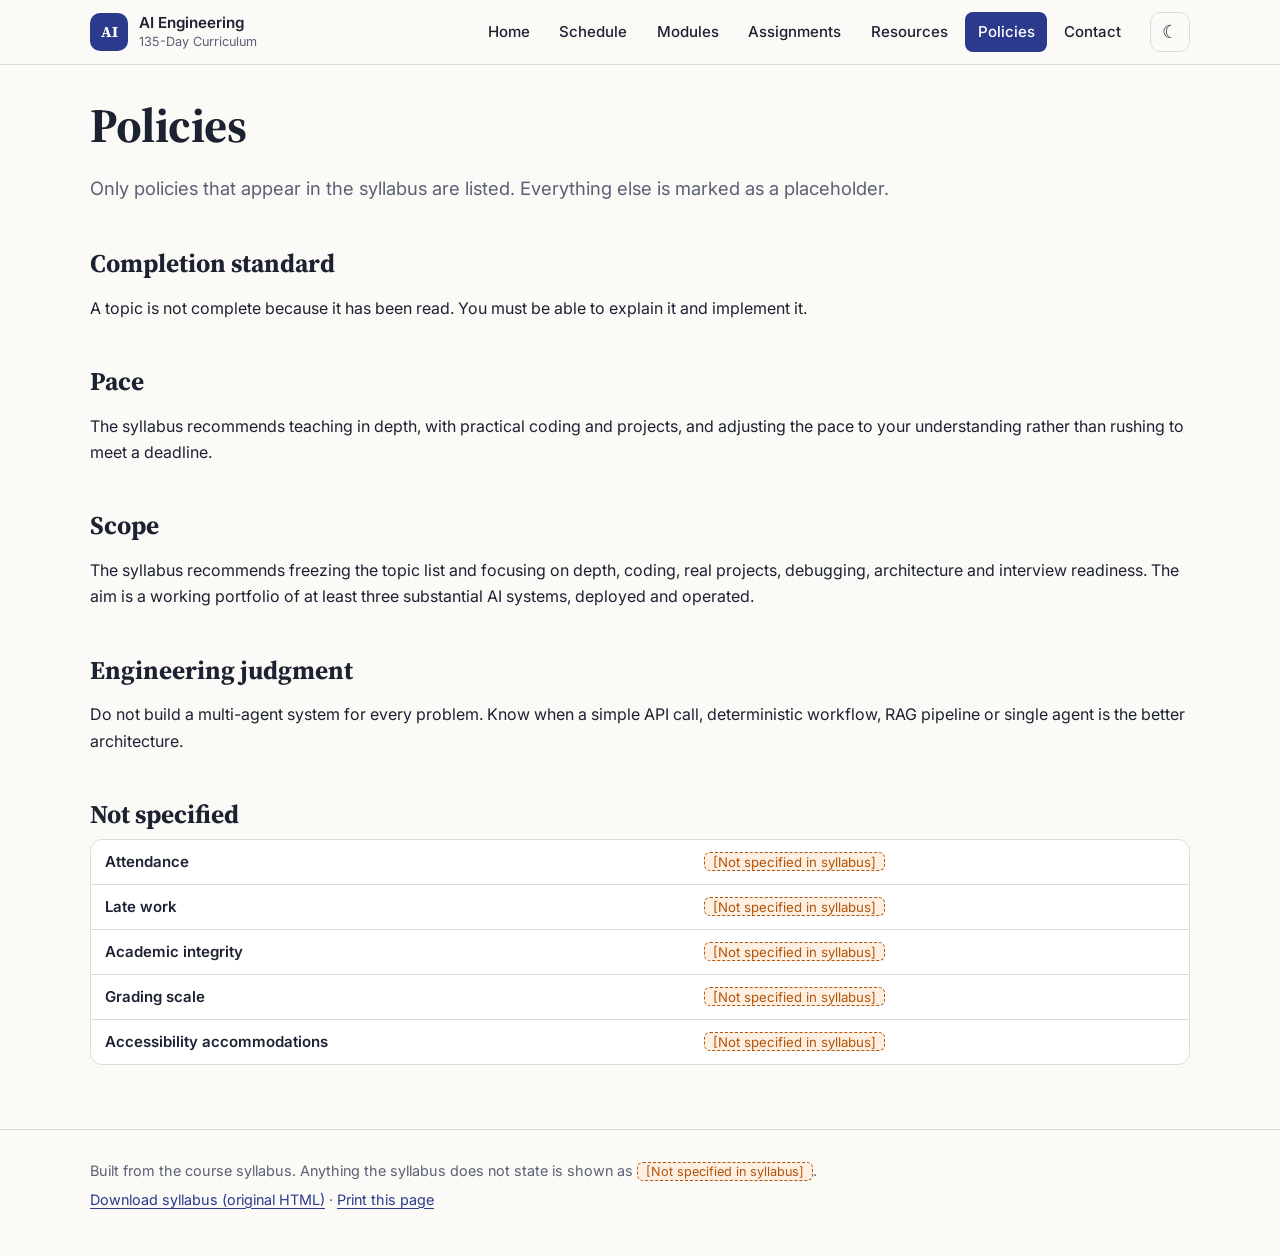
<file: pages/policies.html>
<!DOCTYPE html>
<html lang="en">
<head>
<meta charset="utf-8">
<meta name="viewport" content="width=device-width, initial-scale=1">
<title>Policies · AI Engineering Master Curriculum</title>
<meta name="description" content="Course policies stated in the syllabus.">
<link rel="preconnect" href="https://fonts.googleapis.com">
<link rel="preconnect" href="https://fonts.gstatic.com" crossorigin>
<link href="https://fonts.googleapis.com/css2?family=Inter:wght@400;500;600&family=Source+Serif+4:opsz,wght@8..60,500;8..60,700&display=swap" rel="stylesheet">
<link rel="stylesheet" href="../css/style.css">
<script>try{var t=localStorage.getItem('airoadmap.theme');if(t)document.documentElement.setAttribute('data-theme',t)}catch(e){}</script>
</head>
<body data-root="../">
<a class="skip-link" href="#main">Skip to content</a>
<header class="site-header">
  <div class="wrap header-inner">
    <a class="brand" href="../index.html"><span class="brand-mark" aria-hidden="true">AI</span><span>AI Engineering<br><small>135-Day Curriculum</small></span></a>
    <button class="icon-btn nav-toggle" aria-expanded="false" aria-controls="site-nav" aria-label="Toggle menu"><span class="bars" aria-hidden="true"></span></button>
    <nav id="site-nav" class="site-nav" aria-label="Main"><ul><li><a href="../index.html">Home</a></li><li><a href="schedule.html">Schedule</a></li><li><a href="modules.html">Modules</a></li><li><a href="assignments.html">Assignments</a></li><li><a href="resources.html">Resources</a></li><li><a href="policies.html" aria-current="page">Policies</a></li><li><a href="contact.html">Contact</a></li></ul></nav>
    <button class="icon-btn theme-toggle" aria-label="Switch to dark mode" title="Toggle dark / light mode"><span aria-hidden="true" class="theme-icon">◐</span></button>
  </div>
</header>
<main id="main" class="wrap">

<h1>Policies</h1>
<p class="lead">Only policies that appear in the syllabus are listed. Everything else is marked as a placeholder.</p>
<h2>Completion standard</h2>
<p>A topic is not complete because it has been read. You must be able to explain it and implement it.</p>
<h2>Pace</h2>
<p>The syllabus recommends teaching in depth, with practical coding and projects, and adjusting the pace to your understanding rather than rushing to meet a deadline.</p>
<h2>Scope</h2>
<p>The syllabus recommends freezing the topic list and focusing on depth, coding, real projects, debugging, architecture and interview readiness. The aim is a working portfolio of at least three substantial AI systems, deployed and operated.</p>
<h2>Engineering judgment</h2>
<p>Do not build a multi-agent system for every problem. Know when a simple API call, deterministic workflow, RAG pipeline or single agent is the better architecture.</p>
<h2>Not specified</h2>
<div class="table-wrap"><table><tbody>
<tr><th scope="row">Attendance</th><td><span class="placeholder" title="Not provided in the syllabus">[Not specified in syllabus]</span></td></tr><tr><th scope="row">Late work</th><td><span class="placeholder" title="Not provided in the syllabus">[Not specified in syllabus]</span></td></tr><tr><th scope="row">Academic integrity</th><td><span class="placeholder" title="Not provided in the syllabus">[Not specified in syllabus]</span></td></tr><tr><th scope="row">Grading scale</th><td><span class="placeholder" title="Not provided in the syllabus">[Not specified in syllabus]</span></td></tr><tr><th scope="row">Accessibility accommodations</th><td><span class="placeholder" title="Not provided in the syllabus">[Not specified in syllabus]</span></td></tr></tbody></table></div>

</main>
<footer class="site-footer"><div class="wrap">
  <p>Built from the course syllabus. Anything the syllabus does not state is shown as <span class="placeholder">[Not specified in syllabus]</span>.</p>
  <p><a href="../assets/original-syllabus.html" download>Download syllabus (original HTML)</a> · <a href="#" class="print-link">Print this page</a></p>
</div></footer>
<script src="../js/main.js"></script>
</body>
</html>
</file>
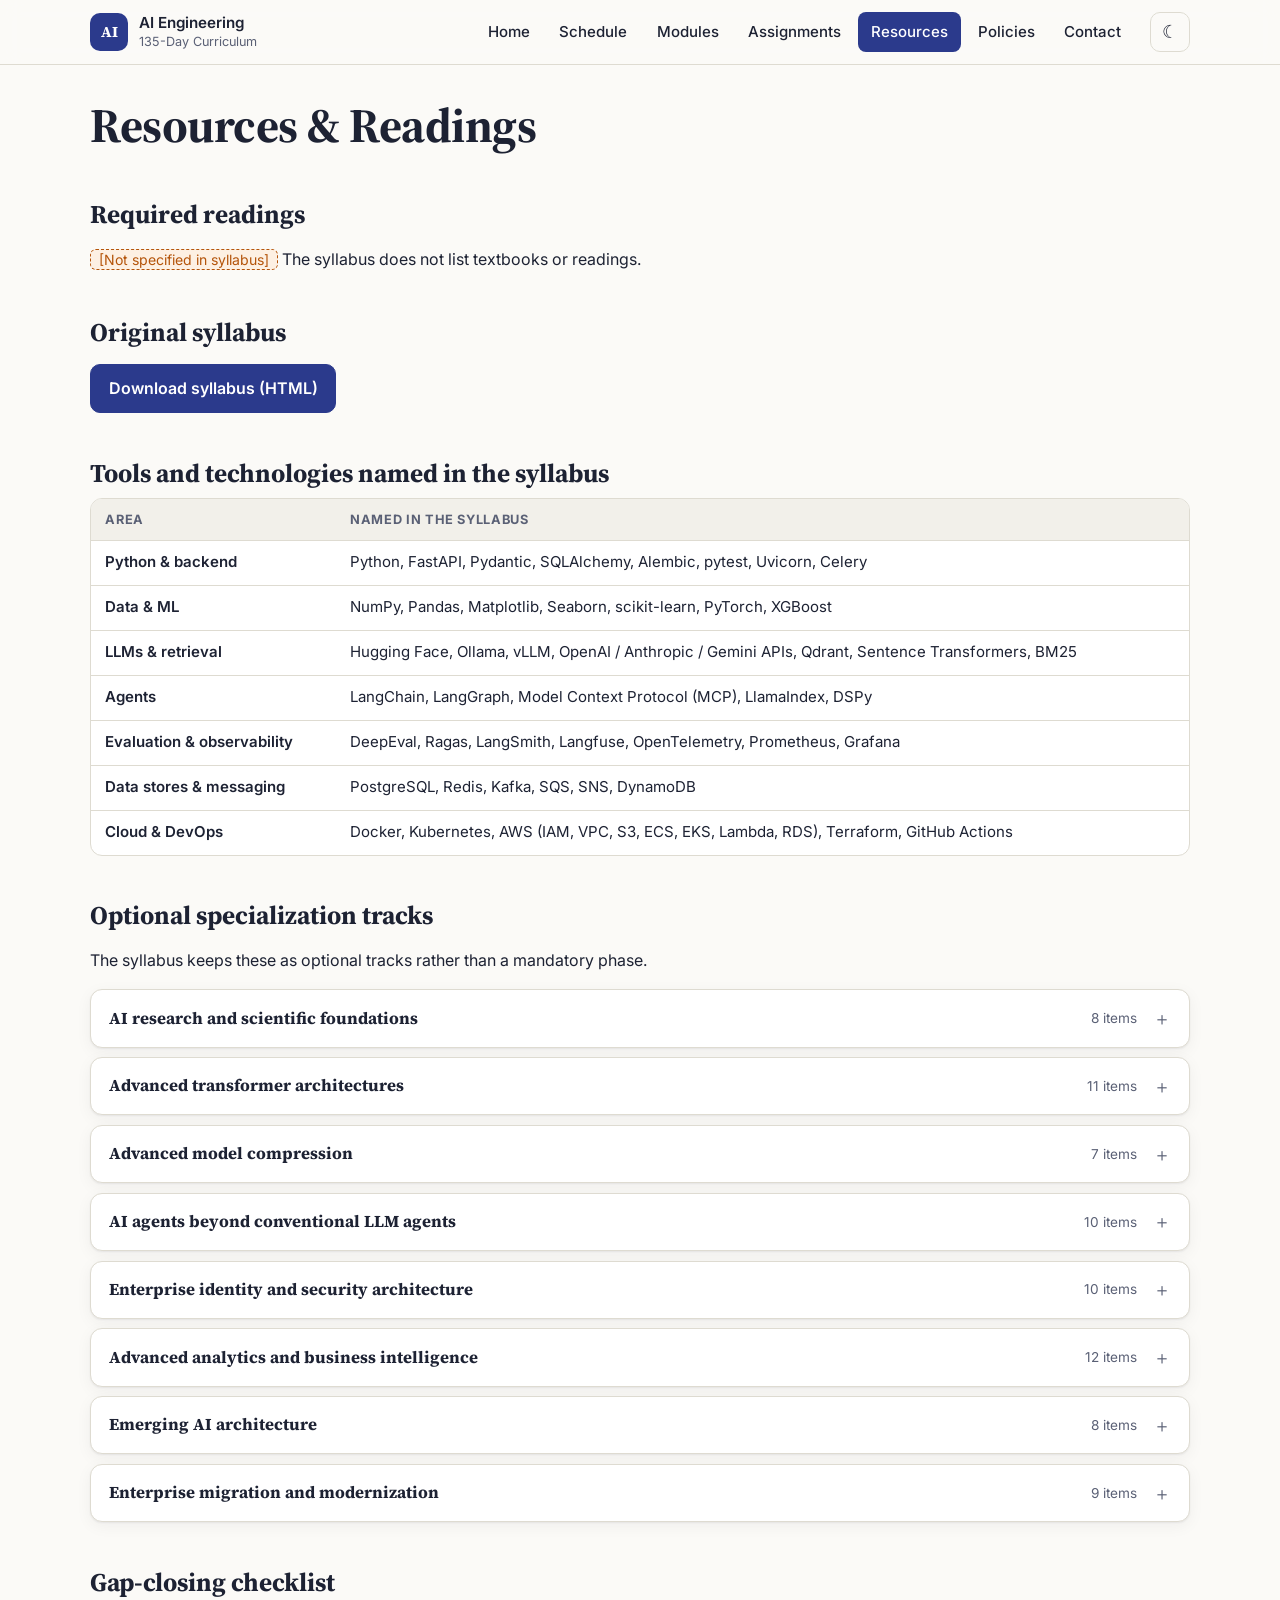
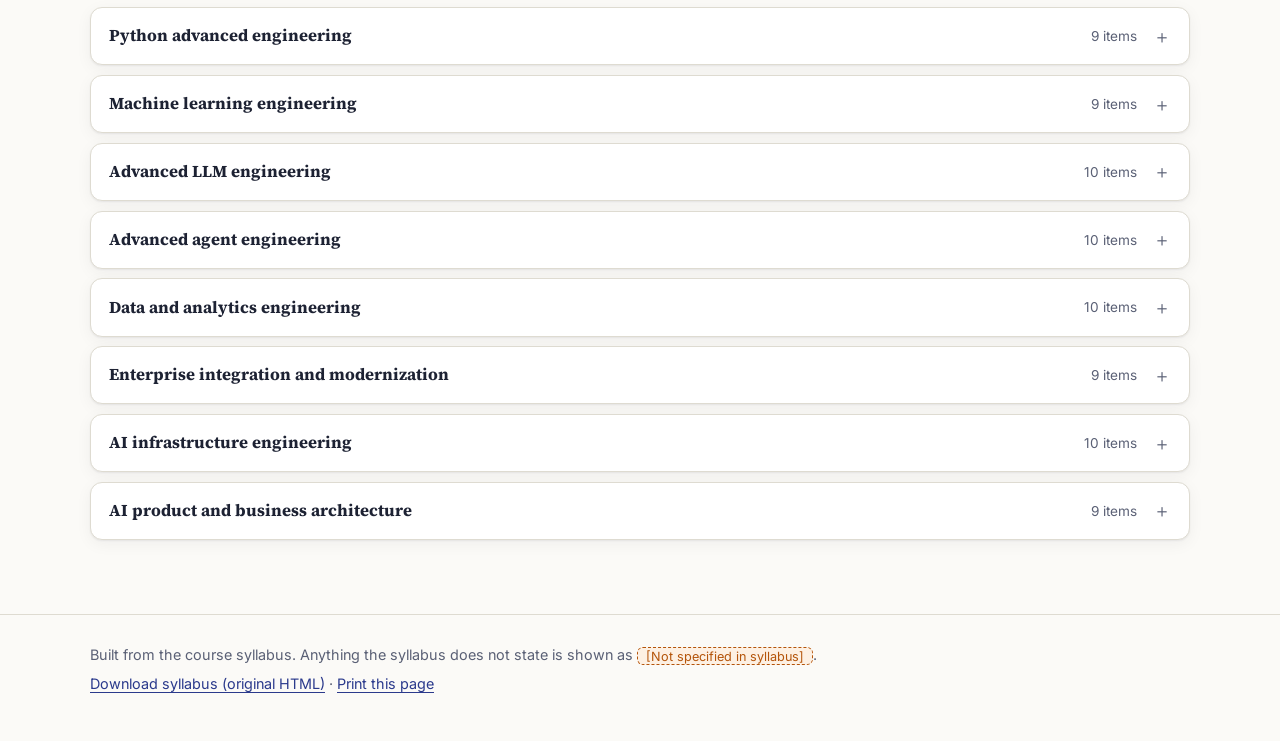
<file: pages/resources.html>
<!DOCTYPE html>
<html lang="en">
<head>
<meta charset="utf-8">
<meta name="viewport" content="width=device-width, initial-scale=1">
<title>Resources · AI Engineering Master Curriculum</title>
<meta name="description" content="Tools named in the syllabus, optional tracks and the original download.">
<link rel="preconnect" href="https://fonts.googleapis.com">
<link rel="preconnect" href="https://fonts.gstatic.com" crossorigin>
<link href="https://fonts.googleapis.com/css2?family=Inter:wght@400;500;600&family=Source+Serif+4:opsz,wght@8..60,500;8..60,700&display=swap" rel="stylesheet">
<link rel="stylesheet" href="../css/style.css">
<script>try{var t=localStorage.getItem('airoadmap.theme');if(t)document.documentElement.setAttribute('data-theme',t)}catch(e){}</script>
</head>
<body data-root="../">
<a class="skip-link" href="#main">Skip to content</a>
<header class="site-header">
  <div class="wrap header-inner">
    <a class="brand" href="../index.html"><span class="brand-mark" aria-hidden="true">AI</span><span>AI Engineering<br><small>135-Day Curriculum</small></span></a>
    <button class="icon-btn nav-toggle" aria-expanded="false" aria-controls="site-nav" aria-label="Toggle menu"><span class="bars" aria-hidden="true"></span></button>
    <nav id="site-nav" class="site-nav" aria-label="Main"><ul><li><a href="../index.html">Home</a></li><li><a href="schedule.html">Schedule</a></li><li><a href="modules.html">Modules</a></li><li><a href="assignments.html">Assignments</a></li><li><a href="resources.html" aria-current="page">Resources</a></li><li><a href="policies.html">Policies</a></li><li><a href="contact.html">Contact</a></li></ul></nav>
    <button class="icon-btn theme-toggle" aria-label="Switch to dark mode" title="Toggle dark / light mode"><span aria-hidden="true" class="theme-icon">◐</span></button>
  </div>
</header>
<main id="main" class="wrap">

<h1>Resources &amp; Readings</h1>
<h2>Required readings</h2><p><span class="placeholder" title="Not provided in the syllabus">[Not specified in syllabus]</span> The syllabus does not list textbooks or readings.</p>
<h2>Original syllabus</h2><p><a class="btn" href="../assets/original-syllabus.html" download>Download syllabus (HTML)</a></p>
<h2>Tools and technologies named in the syllabus</h2>
<div class="table-wrap"><table><thead><tr><th>Area</th><th>Named in the syllabus</th></tr></thead><tbody><tr><th scope="row">Python & backend</th><td>Python, FastAPI, Pydantic, SQLAlchemy, Alembic, pytest, Uvicorn, Celery</td></tr><tr><th scope="row">Data & ML</th><td>NumPy, Pandas, Matplotlib, Seaborn, scikit-learn, PyTorch, XGBoost</td></tr><tr><th scope="row">LLMs & retrieval</th><td>Hugging Face, Ollama, vLLM, OpenAI / Anthropic / Gemini APIs, Qdrant, Sentence Transformers, BM25</td></tr><tr><th scope="row">Agents</th><td>LangChain, LangGraph, Model Context Protocol (MCP), LlamaIndex, DSPy</td></tr><tr><th scope="row">Evaluation & observability</th><td>DeepEval, Ragas, LangSmith, Langfuse, OpenTelemetry, Prometheus, Grafana</td></tr><tr><th scope="row">Data stores & messaging</th><td>PostgreSQL, Redis, Kafka, SQS, SNS, DynamoDB</td></tr><tr><th scope="row">Cloud & DevOps</th><td>Docker, Kubernetes, AWS (IAM, VPC, S3, ECS, EKS, Lambda, RDS), Terraform, GitHub Actions</td></tr></tbody></table></div>
<h2>Optional specialization tracks</h2><p>The syllabus keeps these as optional tracks rather than a mandatory phase.</p><details class="module "><summary><span class="module-title">AI research and scientific foundations</span><span class="module-meta">8 items</span></summary><div class="module-body"><ul><li>Research paper reading methodology.</li><li>Understanding arXiv papers.</li><li>Reproducing research results.</li><li>Ablation studies.</li><li>Experimental design.</li><li>Statistical reproducibility.</li><li>Benchmark interpretation.</li><li>Research-to-production engineering.</li></ul></div></details><details class="module "><summary><span class="module-title">Advanced transformer architectures</span><span class="module-meta">11 items</span></summary><div class="module-body"><ul><li>Encoder-only models.</li><li>Decoder-only models.</li><li>Encoder-decoder models.</li><li>Mixture of Experts (MoE).</li><li>Sparse attention.</li><li>Sliding-window attention.</li><li>Multi-query attention.</li><li>Grouped-query attention.</li><li>Multi-head latent attention.</li><li>Rotary positional embeddings (RoPE).</li><li>Long-context architectures.</li></ul></div></details><details class="module "><summary><span class="module-title">Advanced model compression</span><span class="module-meta">7 items</span></summary><div class="module-body"><ul><li>Pruning.</li><li>Knowledge distillation.</li><li>Quantization-aware training.</li><li>Post-training quantization.</li><li>Weight sharing.</li><li>Low-rank approximation.</li><li>Model compression trade-offs.</li></ul></div></details><details class="module "><summary><span class="module-title">AI agents beyond conventional LLM agents</span><span class="module-meta">10 items</span></summary><div class="module-body"><ul><li>Computer-use agents.</li><li>Browser automation agents.</li><li>GUI agents.</li><li>Coding agents.</li><li>Software engineering agents.</li><li>Autonomous research agents.</li><li>Agent planning benchmarks.</li><li>Sandboxed execution.</li><li>Agent identity and authorization.</li><li>Long-running autonomous tasks.</li></ul></div></details><details class="module "><summary><span class="module-title">Enterprise identity and security architecture</span><span class="module-meta">10 items</span></summary><div class="module-body"><ul><li>Enterprise SSO.</li><li>SAML.</li><li>OAuth 2.0.</li><li>OpenID Connect.</li><li>SCIM.</li><li>Workload identity.</li><li>Zero-trust architecture.</li><li>Secrets rotation.</li><li>Fine-grained authorization.</li><li>Privileged access management.</li></ul></div></details><details class="module "><summary><span class="module-title">Advanced analytics and business intelligence</span><span class="module-meta">12 items</span></summary><div class="module-body"><ul><li>Data warehouses.</li><li>Data lakes.</li><li>Lakehouse architecture.</li><li>Snowflake fundamentals.</li><li>Databricks fundamentals.</li><li>dbt.</li><li>Apache Airflow.</li><li>Data modeling.</li><li>OLAP.</li><li>Semantic layers.</li><li>Natural-language-to-SQL systems.</li><li>Text-to-SQL evaluation and security.</li></ul></div></details><details class="module "><summary><span class="module-title">Emerging AI architecture</span><span class="module-meta">8 items</span></summary><div class="module-body"><ul><li>Small language models.</li><li>On-device AI.</li><li>Edge inference.</li><li>Federated AI.</li><li>Privacy-preserving inference.</li><li>AI hardware accelerators.</li><li>Neuromorphic computing fundamentals.</li><li>AI interoperability standards.</li></ul></div></details><details class="module "><summary><span class="module-title">Enterprise migration and modernization</span><span class="module-meta">9 items</span></summary><div class="module-body"><ul><li>Legacy application assessment.</li><li>PHP/Laravel-to-Python integration.</li><li>Strangler migration pattern.</li><li>API modernization.</li><li>Database migration.</li><li>Monolith decomposition.</li><li>Legacy data integration.</li><li>Incremental AI adoption.</li><li>Modernization risk management.</li></ul></div></details>
<h2>Gap-closing checklist</h2><details class="module "><summary><span class="module-title">Python advanced engineering</span><span class="module-meta">9 items</span></summary><div class="module-body"><ul><li>Python memory model and garbage collection.</li><li>GIL and free-threaded Python.</li><li>Asyncio internals and event loops.</li><li>Multiprocessing and process pools.</li><li>Python profiling and benchmarking.</li><li>Metaclasses and descriptors.</li><li>Dependency injection.</li><li>Python packaging and publishing.</li><li>Ruff, mypy and static analysis.</li></ul></div></details><details class="module "><summary><span class="module-title">Machine learning engineering</span><span class="module-meta">9 items</span></summary><div class="module-body"><ul><li>Scikit-learn pipelines.</li><li>Feature stores.</li><li>Imbalanced classification.</li><li>Model calibration.</li><li>Explainable AI (SHAP and LIME).</li><li>Model interpretability.</li><li>Model drift and retraining.</li><li>Ensemble learning.</li><li>AutoML fundamentals.</li></ul></div></details><details class="module "><summary><span class="module-title">Advanced LLM engineering</span><span class="module-meta">10 items</span></summary><div class="module-body"><ul><li>Structured generation and constrained decoding.</li><li>Grammar-based generation.</li><li>JSON schema enforcement.</li><li>Long-context optimization.</li><li>Context caching.</li><li>Prompt compression.</li><li>LLM routing benchmarks.</li><li>Model cascading.</li><li>Semantic caching.</li><li>Small language model deployment.</li></ul></div></details><details class="module "><summary><span class="module-title">Advanced agent engineering</span><span class="module-meta">10 items</span></summary><div class="module-body"><ul><li>Agent planning benchmarks.</li><li>Agent sandboxing.</li><li>Browser and computer-use agents.</li><li>Coding agents.</li><li>Agent identity and authorization.</li><li>Long-running task recovery.</li><li>Agent-to-agent delegation.</li><li>Agent memory evaluation.</li><li>Deterministic workflow recovery.</li><li>Agent simulation and testing.</li></ul></div></details><details class="module "><summary><span class="module-title">Data and analytics engineering</span><span class="module-meta">10 items</span></summary><div class="module-body"><ul><li>Apache Airflow.</li><li>dbt.</li><li>Data lakes and lakehouses.</li><li>Snowflake.</li><li>Databricks.</li><li>Data warehouses.</li><li>Data lineage.</li><li>Data contracts.</li><li>Data observability.</li><li>Natural-language-to-SQL systems.</li></ul></div></details><details class="module "><summary><span class="module-title">Enterprise integration and modernization</span><span class="module-meta">9 items</span></summary><div class="module-body"><ul><li>PHP/Laravel and Python interoperability.</li><li>Legacy system modernization.</li><li>Enterprise SSO and SCIM.</li><li>API versioning.</li><li>Backward compatibility.</li><li>Webhooks.</li><li>Enterprise integration patterns.</li><li>Mainframe and legacy data integration.</li><li>API governance.</li></ul></div></details><details class="module "><summary><span class="module-title">AI infrastructure engineering</span><span class="module-meta">10 items</span></summary><div class="module-body"><ul><li>GPU profiling.</li><li>CUDA programming fundamentals.</li><li>Triton kernels.</li><li>Distributed model training.</li><li>GPU scheduling.</li><li>Model compression.</li><li>Knowledge distillation.</li><li>Advanced inference optimization.</li><li>Multi-node inference.</li><li>AI hardware selection.</li></ul></div></details><details class="module "><summary><span class="module-title">AI product and business architecture</span><span class="module-meta">9 items</span></summary><div class="module-body"><ul><li>AI product discovery.</li><li>Use-case prioritization.</li><li>AI ROI measurement.</li><li>AI adoption strategy.</li><li>Vendor evaluation.</li><li>Model licensing.</li><li>AI procurement.</li><li>Enterprise AI operating models.</li><li>Executive architecture presentations.</li></ul></div></details>

</main>
<footer class="site-footer"><div class="wrap">
  <p>Built from the course syllabus. Anything the syllabus does not state is shown as <span class="placeholder">[Not specified in syllabus]</span>.</p>
  <p><a href="../assets/original-syllabus.html" download>Download syllabus (original HTML)</a> · <a href="#" class="print-link">Print this page</a></p>
</div></footer>
<script src="../js/main.js"></script>
</body>
</html>
</file>
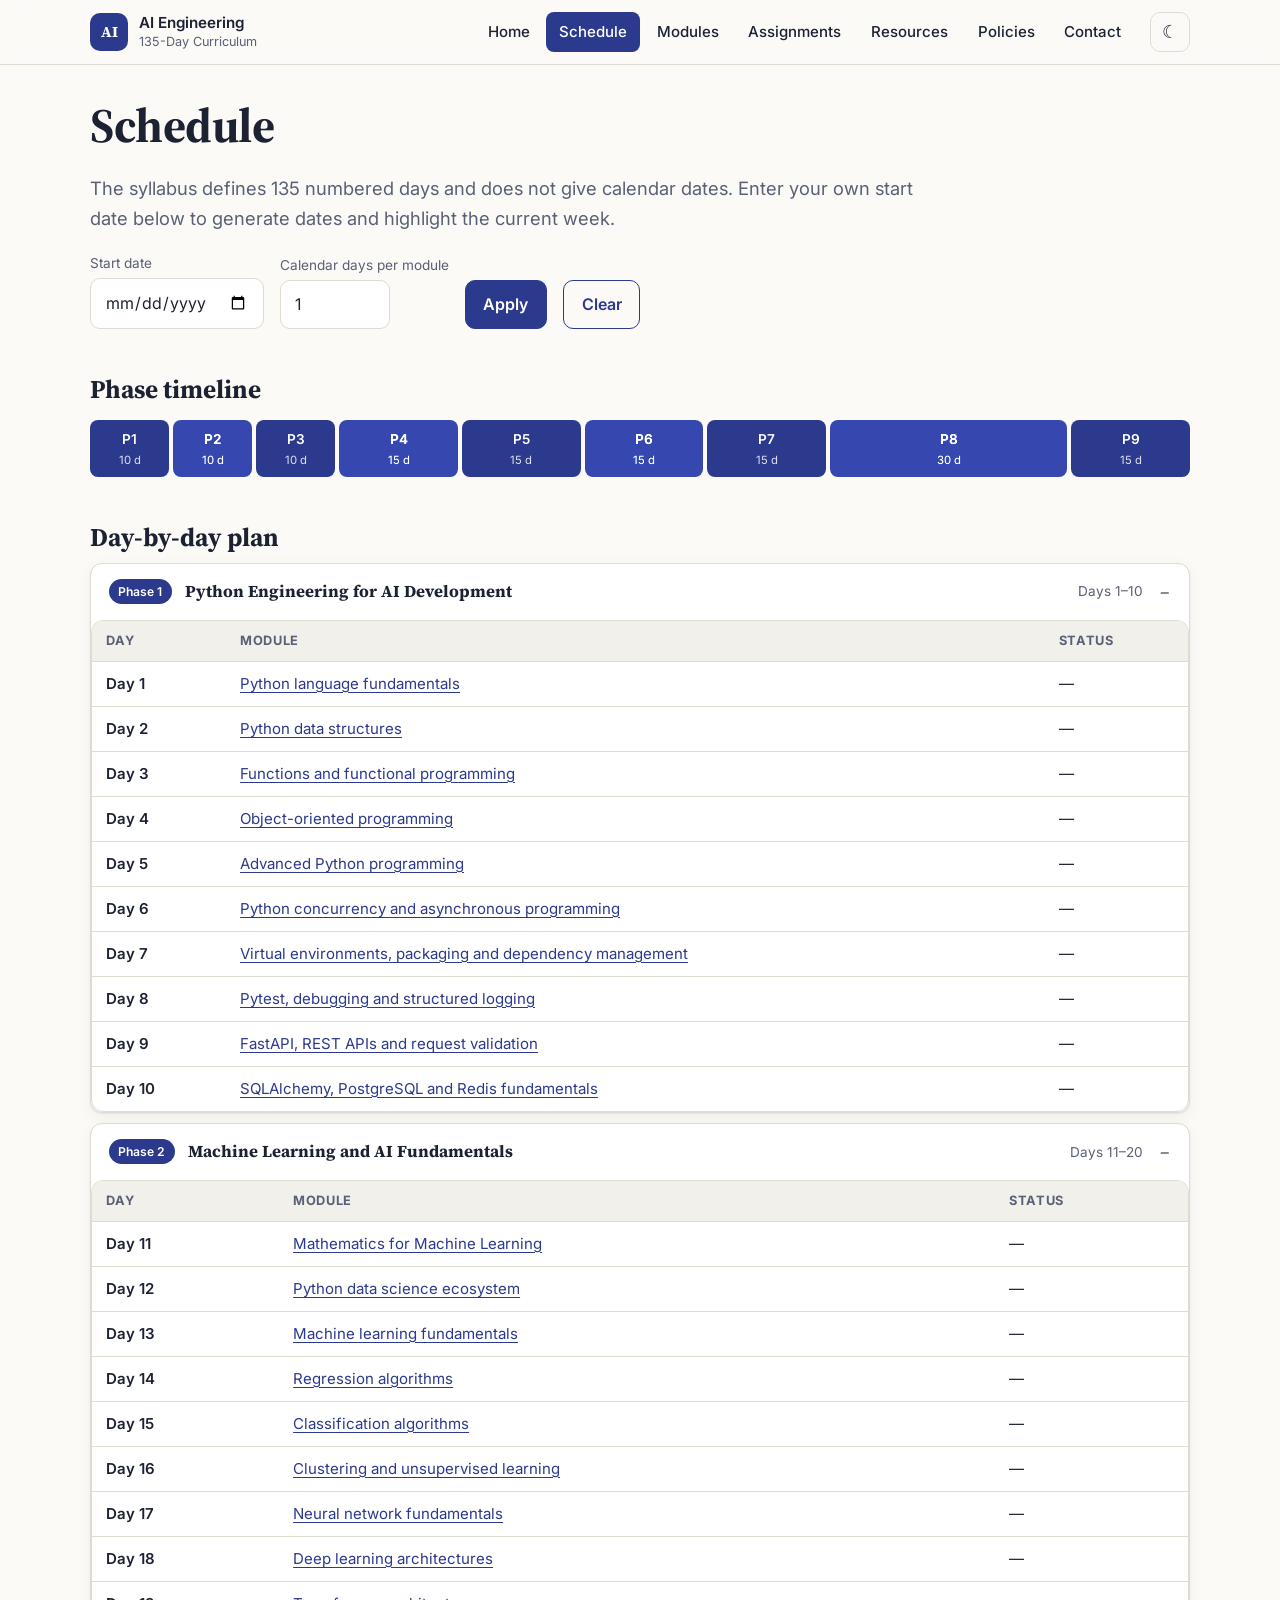
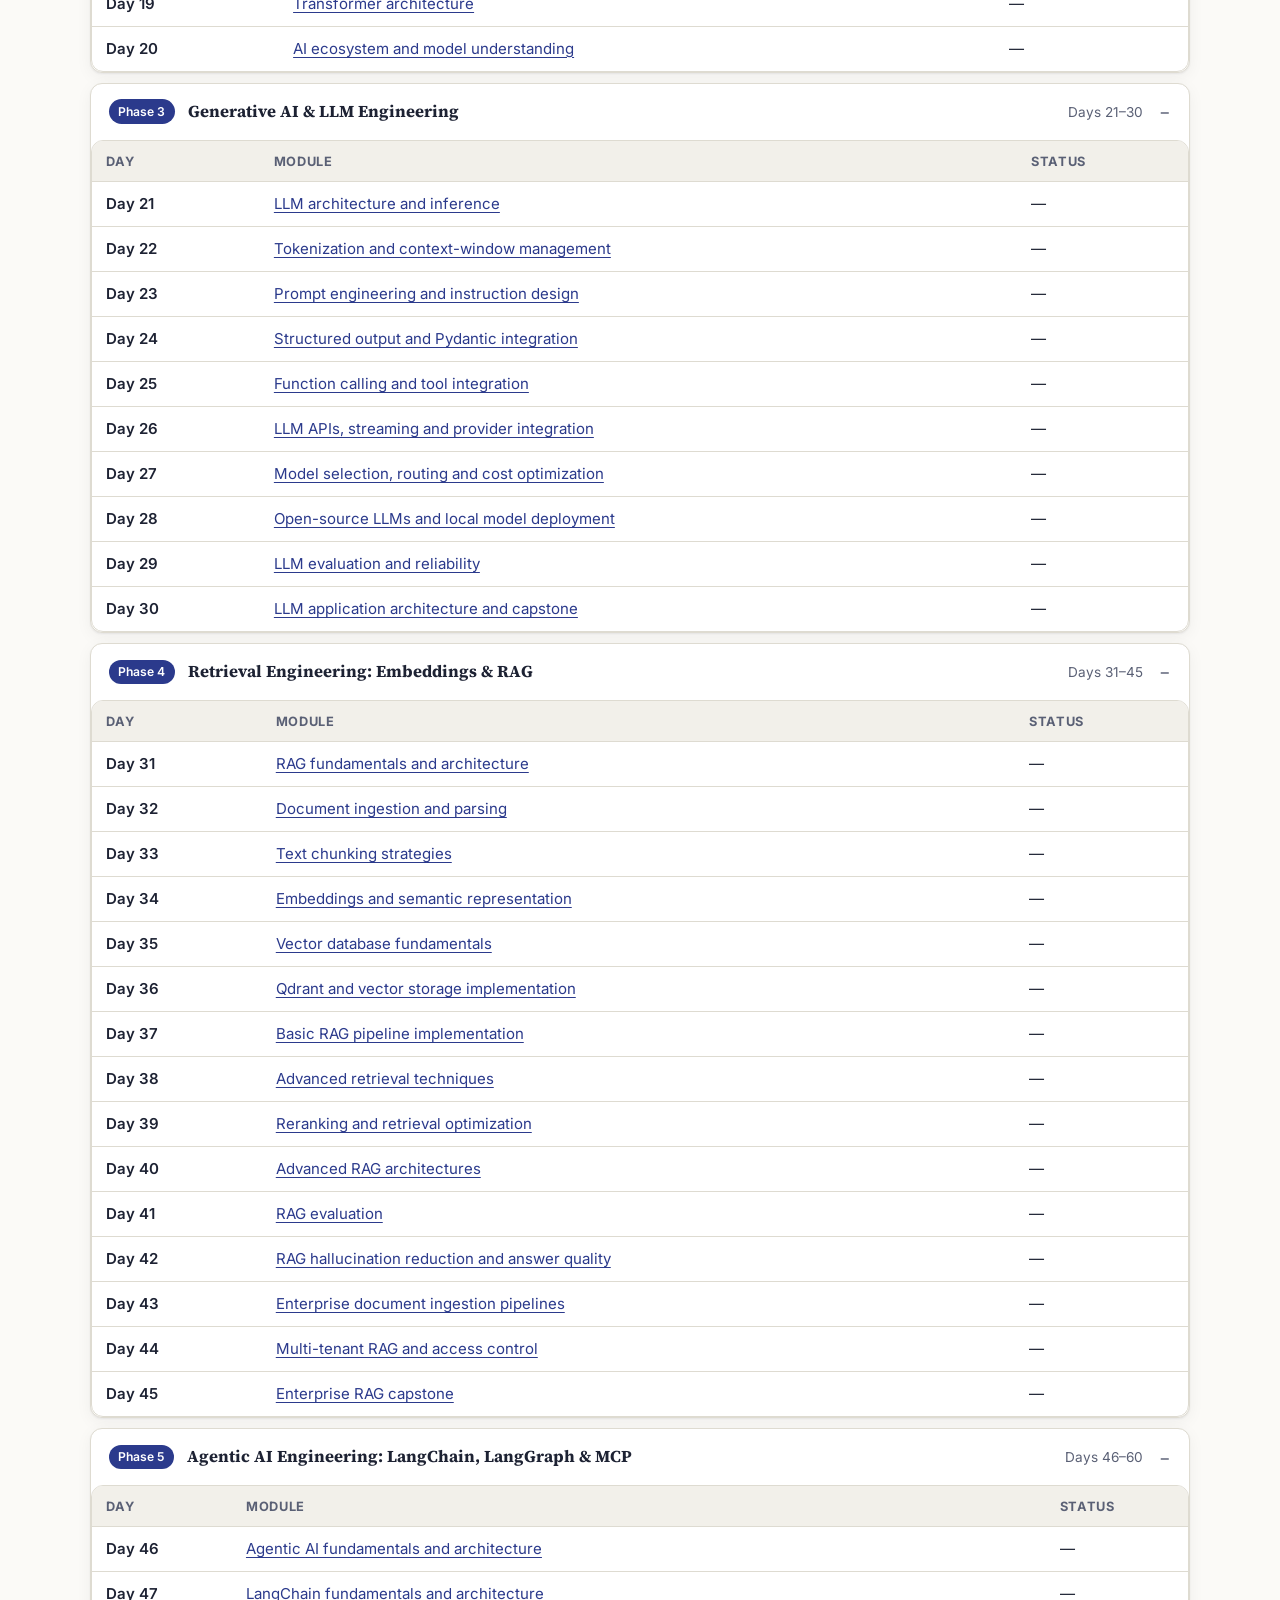
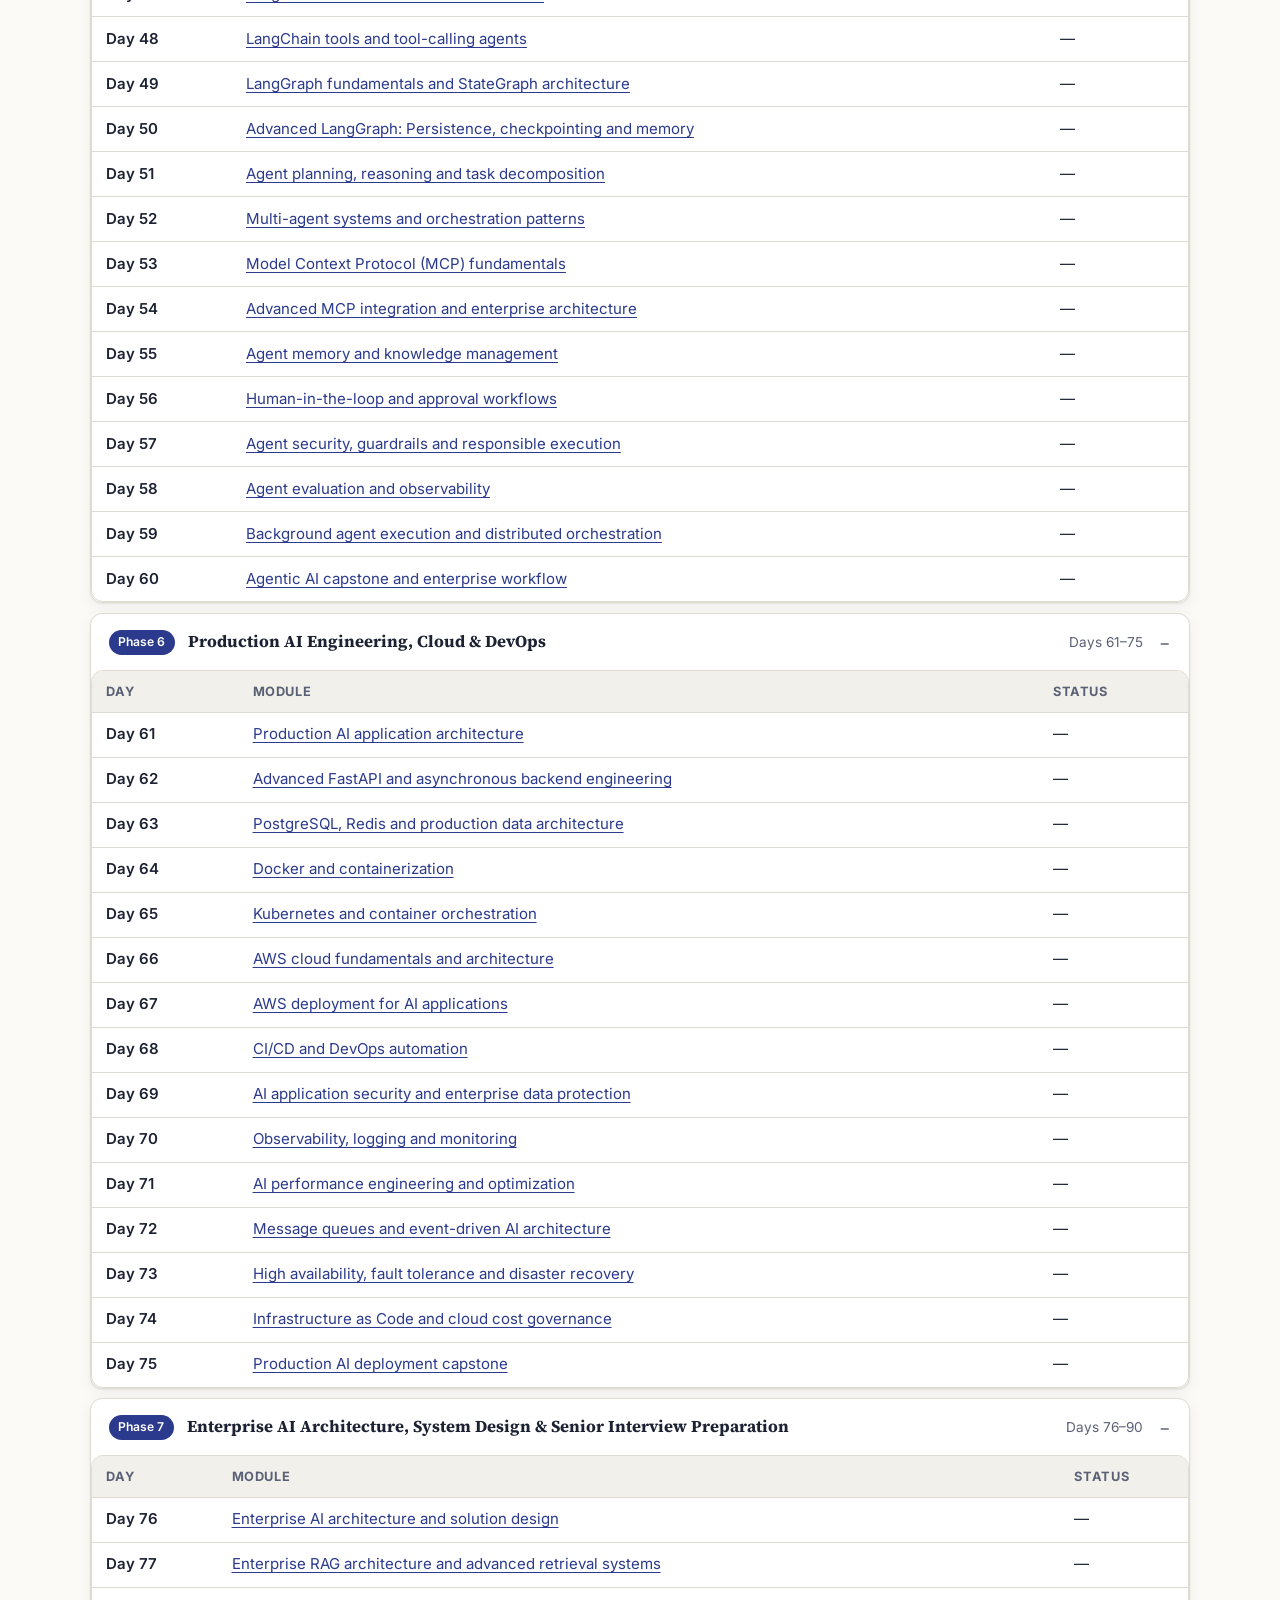
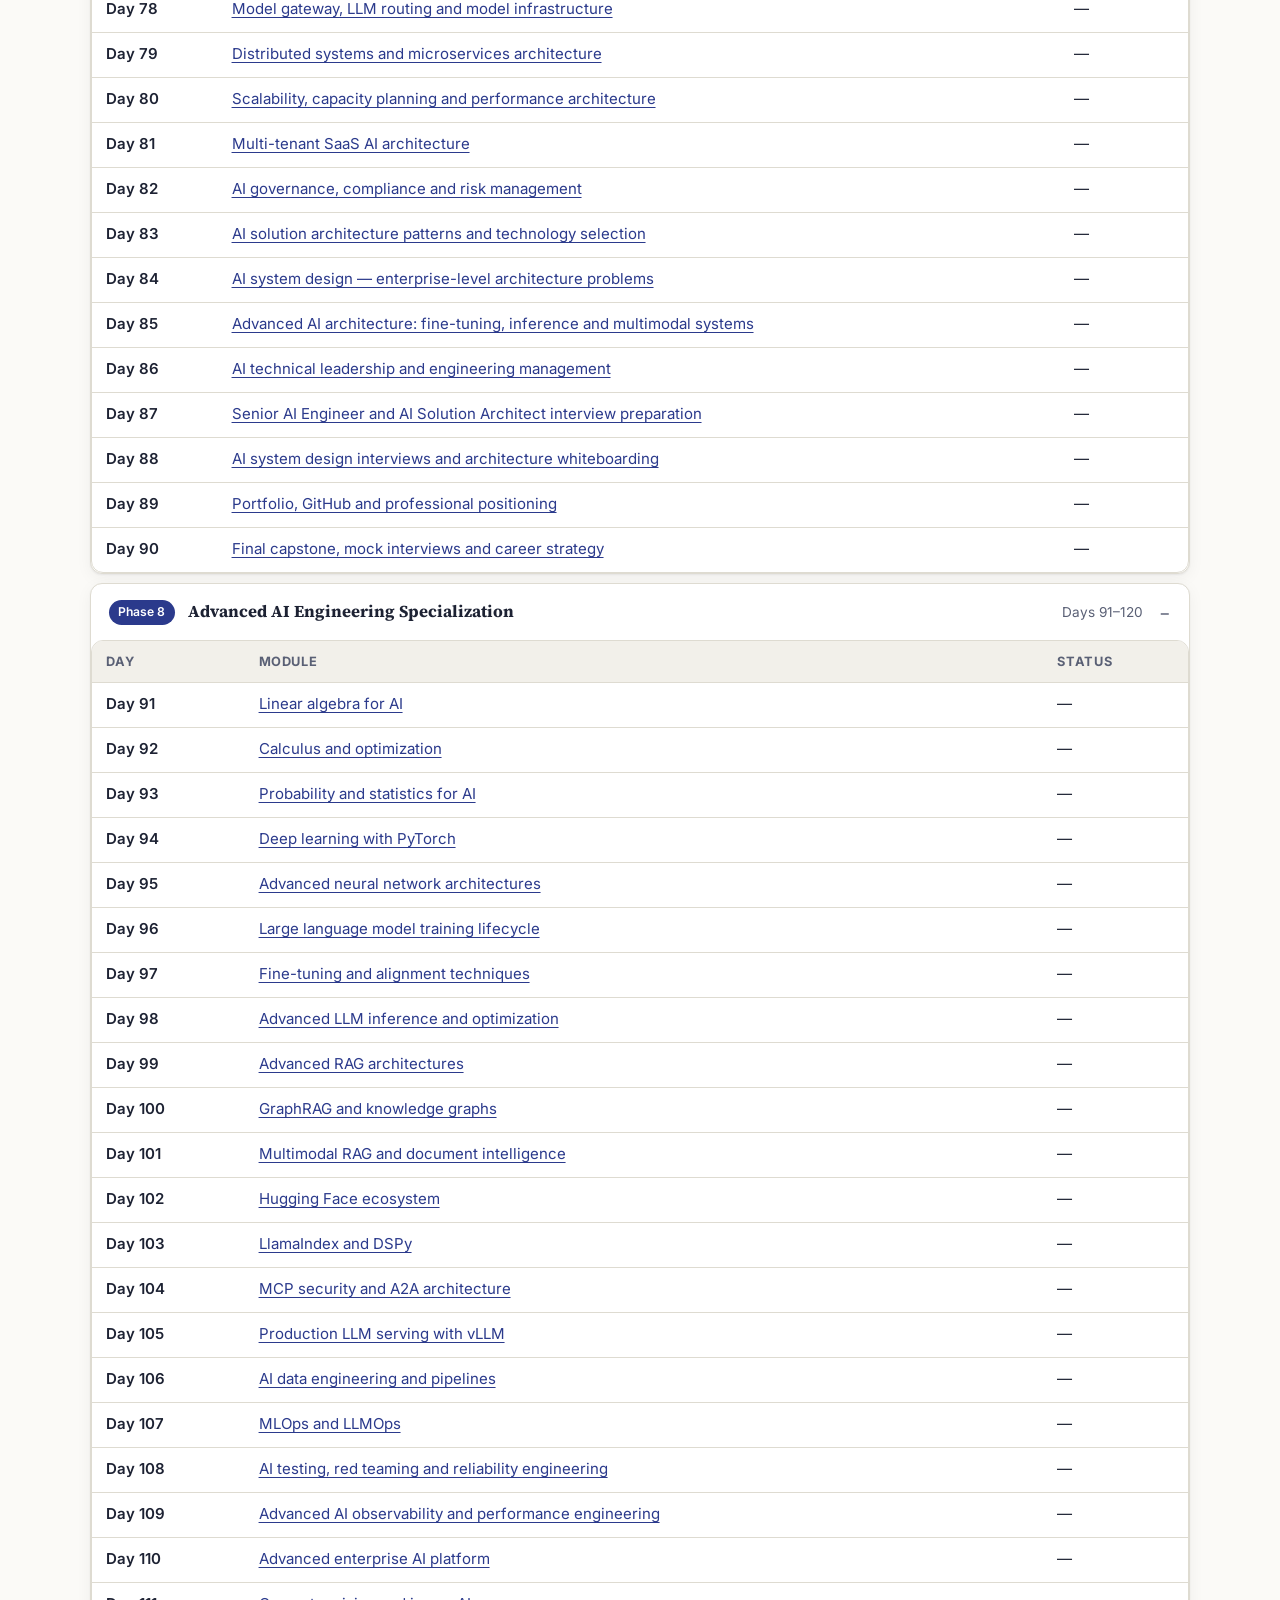
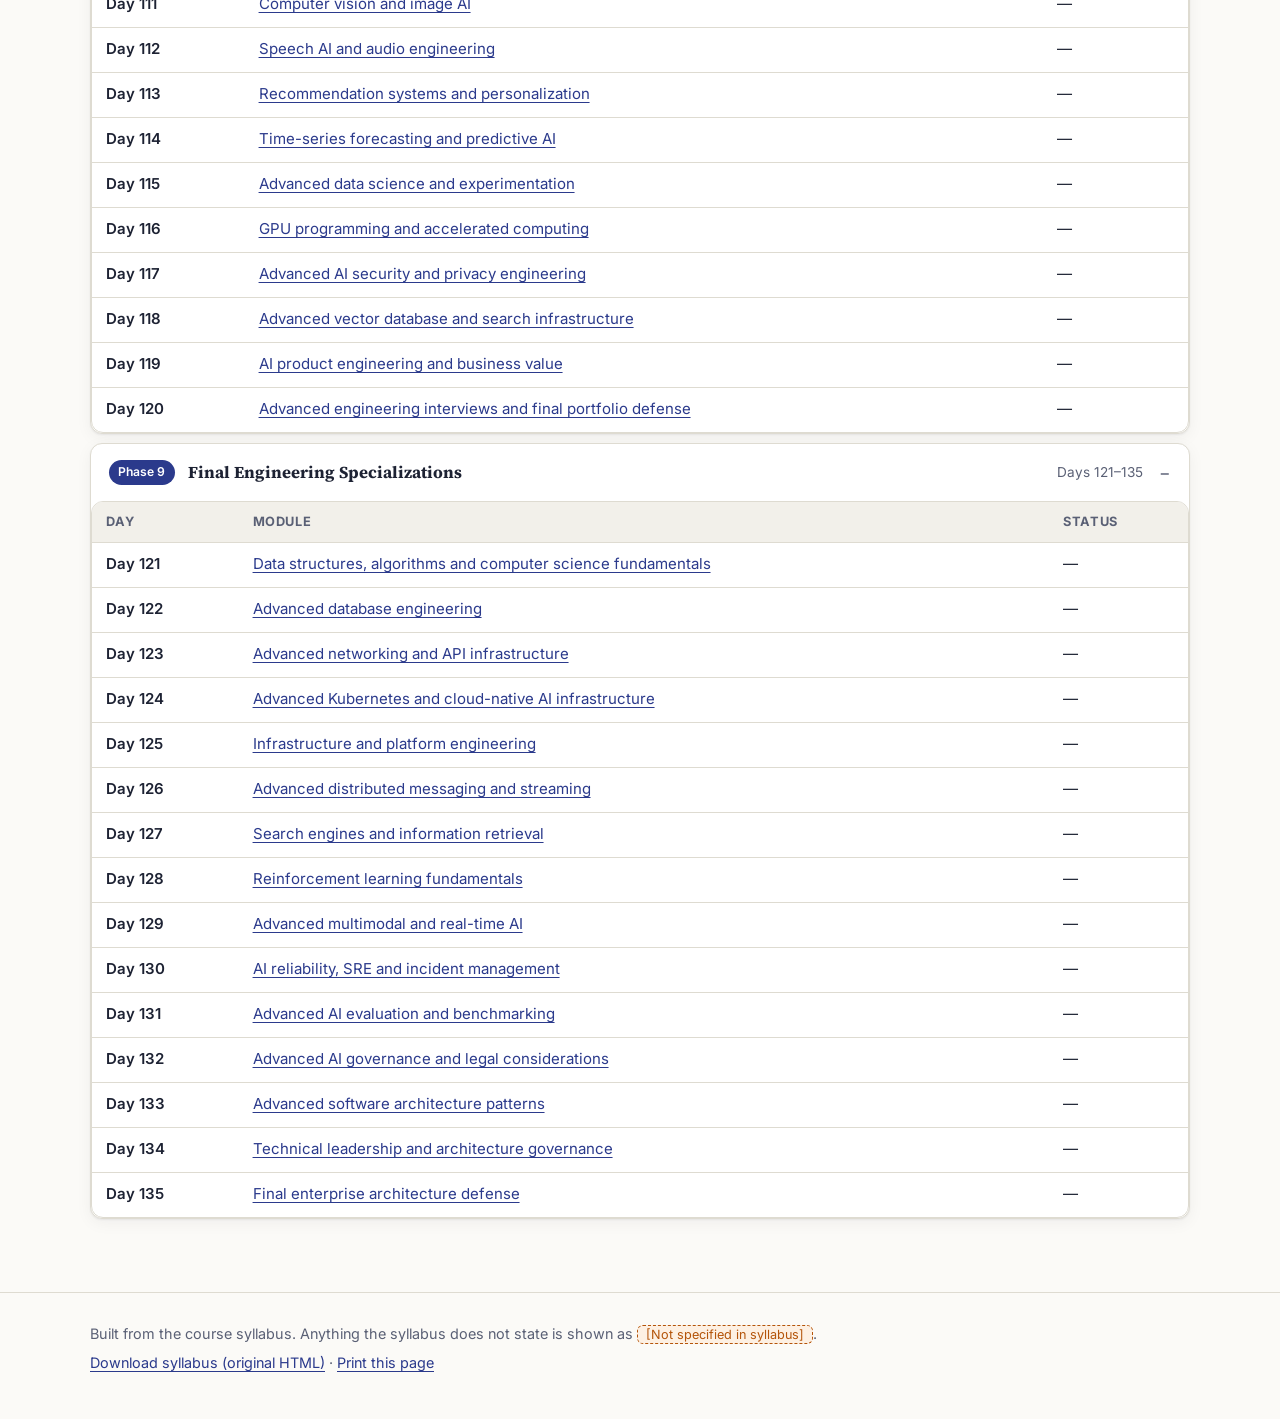
<file: pages/schedule.html>
<!DOCTYPE html>
<html lang="en">
<head>
<meta charset="utf-8">
<meta name="viewport" content="width=device-width, initial-scale=1">
<title>Schedule · AI Engineering Master Curriculum</title>
<meta name="description" content="Day-by-day plan for all 135 modules with optional start date.">
<link rel="preconnect" href="https://fonts.googleapis.com">
<link rel="preconnect" href="https://fonts.gstatic.com" crossorigin>
<link href="https://fonts.googleapis.com/css2?family=Inter:wght@400;500;600&family=Source+Serif+4:opsz,wght@8..60,500;8..60,700&display=swap" rel="stylesheet">
<link rel="stylesheet" href="../css/style.css">
<script>try{var t=localStorage.getItem('airoadmap.theme');if(t)document.documentElement.setAttribute('data-theme',t)}catch(e){}</script>
</head>
<body data-root="../">
<a class="skip-link" href="#main">Skip to content</a>
<header class="site-header">
  <div class="wrap header-inner">
    <a class="brand" href="../index.html"><span class="brand-mark" aria-hidden="true">AI</span><span>AI Engineering<br><small>135-Day Curriculum</small></span></a>
    <button class="icon-btn nav-toggle" aria-expanded="false" aria-controls="site-nav" aria-label="Toggle menu"><span class="bars" aria-hidden="true"></span></button>
    <nav id="site-nav" class="site-nav" aria-label="Main"><ul><li><a href="../index.html">Home</a></li><li><a href="schedule.html" aria-current="page">Schedule</a></li><li><a href="modules.html">Modules</a></li><li><a href="assignments.html">Assignments</a></li><li><a href="resources.html">Resources</a></li><li><a href="policies.html">Policies</a></li><li><a href="contact.html">Contact</a></li></ul></nav>
    <button class="icon-btn theme-toggle" aria-label="Switch to dark mode" title="Toggle dark / light mode"><span aria-hidden="true" class="theme-icon">◐</span></button>
  </div>
</header>
<main id="main" class="wrap">

<h1>Schedule</h1>
<p class="lead">The syllabus defines 135 numbered days and does not give calendar dates. Enter your own start date below to generate dates and highlight the current week.</p>
<form class="date-form" id="date-form">
  <div><label for="start">Start date</label><input type="date" id="start"></div>
  <div><label for="pace">Calendar days per module</label><input type="number" id="pace" min="1" max="14" value="1"></div>
  <button class="btn" type="submit">Apply</button><button class="btn ghost" type="button" id="clear-date">Clear</button>
</form>
<p class="today-banner" data-today role="status" hidden></p>
<h2>Phase timeline</h2>
<ol class="timeline" aria-label="Phases sized by number of days"><li style="--w:10"><a href="#phase-t1" data-phase-jump="1"><span>P1</span><small>10 d</small></a></li><li style="--w:10"><a href="#phase-t2" data-phase-jump="2"><span>P2</span><small>10 d</small></a></li><li style="--w:10"><a href="#phase-t3" data-phase-jump="3"><span>P3</span><small>10 d</small></a></li><li style="--w:15"><a href="#phase-t4" data-phase-jump="4"><span>P4</span><small>15 d</small></a></li><li style="--w:15"><a href="#phase-t5" data-phase-jump="5"><span>P5</span><small>15 d</small></a></li><li style="--w:15"><a href="#phase-t6" data-phase-jump="6"><span>P6</span><small>15 d</small></a></li><li style="--w:15"><a href="#phase-t7" data-phase-jump="7"><span>P7</span><small>15 d</small></a></li><li style="--w:30"><a href="#phase-t8" data-phase-jump="8"><span>P8</span><small>30 d</small></a></li><li style="--w:15"><a href="#phase-t9" data-phase-jump="9"><span>P9</span><small>15 d</small></a></li></ol>
<h2>Day-by-day plan</h2>
<details class="phase-table" id="phase-t1" open><summary><span class="day-badge">Phase 1</span><span class="module-title">Python Engineering for AI Development</span><span class="module-meta">Days 1–10</span></summary>
  <div class="table-wrap"><table><thead><tr><th>Day</th><th>Module</th><th class="col-date">Date</th><th>Status</th></tr></thead><tbody><tr data-day="1"><th scope="row">Day 1</th><td><a href="modules.html#day-1">Python language fundamentals</a></td><td class="col-date" data-date></td><td class="col-status" data-status>—</td></tr><tr data-day="2"><th scope="row">Day 2</th><td><a href="modules.html#day-2">Python data structures</a></td><td class="col-date" data-date></td><td class="col-status" data-status>—</td></tr><tr data-day="3"><th scope="row">Day 3</th><td><a href="modules.html#day-3">Functions and functional programming</a></td><td class="col-date" data-date></td><td class="col-status" data-status>—</td></tr><tr data-day="4"><th scope="row">Day 4</th><td><a href="modules.html#day-4">Object-oriented programming</a></td><td class="col-date" data-date></td><td class="col-status" data-status>—</td></tr><tr data-day="5"><th scope="row">Day 5</th><td><a href="modules.html#day-5">Advanced Python programming</a></td><td class="col-date" data-date></td><td class="col-status" data-status>—</td></tr><tr data-day="6"><th scope="row">Day 6</th><td><a href="modules.html#day-6">Python concurrency and asynchronous programming</a></td><td class="col-date" data-date></td><td class="col-status" data-status>—</td></tr><tr data-day="7"><th scope="row">Day 7</th><td><a href="modules.html#day-7">Virtual environments, packaging and dependency management</a></td><td class="col-date" data-date></td><td class="col-status" data-status>—</td></tr><tr data-day="8"><th scope="row">Day 8</th><td><a href="modules.html#day-8">Pytest, debugging and structured logging</a></td><td class="col-date" data-date></td><td class="col-status" data-status>—</td></tr><tr data-day="9"><th scope="row">Day 9</th><td><a href="modules.html#day-9">FastAPI, REST APIs and request validation</a></td><td class="col-date" data-date></td><td class="col-status" data-status>—</td></tr><tr data-day="10"><th scope="row">Day 10</th><td><a href="modules.html#day-10">SQLAlchemy, PostgreSQL and Redis fundamentals</a></td><td class="col-date" data-date></td><td class="col-status" data-status>—</td></tr></tbody></table></div></details><details class="phase-table" id="phase-t2" open><summary><span class="day-badge">Phase 2</span><span class="module-title">Machine Learning and AI Fundamentals</span><span class="module-meta">Days 11–20</span></summary>
  <div class="table-wrap"><table><thead><tr><th>Day</th><th>Module</th><th class="col-date">Date</th><th>Status</th></tr></thead><tbody><tr data-day="11"><th scope="row">Day 11</th><td><a href="modules.html#day-11">Mathematics for Machine Learning</a></td><td class="col-date" data-date></td><td class="col-status" data-status>—</td></tr><tr data-day="12"><th scope="row">Day 12</th><td><a href="modules.html#day-12">Python data science ecosystem</a></td><td class="col-date" data-date></td><td class="col-status" data-status>—</td></tr><tr data-day="13"><th scope="row">Day 13</th><td><a href="modules.html#day-13">Machine learning fundamentals</a></td><td class="col-date" data-date></td><td class="col-status" data-status>—</td></tr><tr data-day="14"><th scope="row">Day 14</th><td><a href="modules.html#day-14">Regression algorithms</a></td><td class="col-date" data-date></td><td class="col-status" data-status>—</td></tr><tr data-day="15"><th scope="row">Day 15</th><td><a href="modules.html#day-15">Classification algorithms</a></td><td class="col-date" data-date></td><td class="col-status" data-status>—</td></tr><tr data-day="16"><th scope="row">Day 16</th><td><a href="modules.html#day-16">Clustering and unsupervised learning</a></td><td class="col-date" data-date></td><td class="col-status" data-status>—</td></tr><tr data-day="17"><th scope="row">Day 17</th><td><a href="modules.html#day-17">Neural network fundamentals</a></td><td class="col-date" data-date></td><td class="col-status" data-status>—</td></tr><tr data-day="18"><th scope="row">Day 18</th><td><a href="modules.html#day-18">Deep learning architectures</a></td><td class="col-date" data-date></td><td class="col-status" data-status>—</td></tr><tr data-day="19"><th scope="row">Day 19</th><td><a href="modules.html#day-19">Transformer architecture</a></td><td class="col-date" data-date></td><td class="col-status" data-status>—</td></tr><tr data-day="20"><th scope="row">Day 20</th><td><a href="modules.html#day-20">AI ecosystem and model understanding</a></td><td class="col-date" data-date></td><td class="col-status" data-status>—</td></tr></tbody></table></div></details><details class="phase-table" id="phase-t3" open><summary><span class="day-badge">Phase 3</span><span class="module-title">Generative AI &amp; LLM Engineering</span><span class="module-meta">Days 21–30</span></summary>
  <div class="table-wrap"><table><thead><tr><th>Day</th><th>Module</th><th class="col-date">Date</th><th>Status</th></tr></thead><tbody><tr data-day="21"><th scope="row">Day 21</th><td><a href="modules.html#day-21">LLM architecture and inference</a></td><td class="col-date" data-date></td><td class="col-status" data-status>—</td></tr><tr data-day="22"><th scope="row">Day 22</th><td><a href="modules.html#day-22">Tokenization and context-window management</a></td><td class="col-date" data-date></td><td class="col-status" data-status>—</td></tr><tr data-day="23"><th scope="row">Day 23</th><td><a href="modules.html#day-23">Prompt engineering and instruction design</a></td><td class="col-date" data-date></td><td class="col-status" data-status>—</td></tr><tr data-day="24"><th scope="row">Day 24</th><td><a href="modules.html#day-24">Structured output and Pydantic integration</a></td><td class="col-date" data-date></td><td class="col-status" data-status>—</td></tr><tr data-day="25"><th scope="row">Day 25</th><td><a href="modules.html#day-25">Function calling and tool integration</a></td><td class="col-date" data-date></td><td class="col-status" data-status>—</td></tr><tr data-day="26"><th scope="row">Day 26</th><td><a href="modules.html#day-26">LLM APIs, streaming and provider integration</a></td><td class="col-date" data-date></td><td class="col-status" data-status>—</td></tr><tr data-day="27"><th scope="row">Day 27</th><td><a href="modules.html#day-27">Model selection, routing and cost optimization</a></td><td class="col-date" data-date></td><td class="col-status" data-status>—</td></tr><tr data-day="28"><th scope="row">Day 28</th><td><a href="modules.html#day-28">Open-source LLMs and local model deployment</a></td><td class="col-date" data-date></td><td class="col-status" data-status>—</td></tr><tr data-day="29"><th scope="row">Day 29</th><td><a href="modules.html#day-29">LLM evaluation and reliability</a></td><td class="col-date" data-date></td><td class="col-status" data-status>—</td></tr><tr data-day="30"><th scope="row">Day 30</th><td><a href="modules.html#day-30">LLM application architecture and capstone</a></td><td class="col-date" data-date></td><td class="col-status" data-status>—</td></tr></tbody></table></div></details><details class="phase-table" id="phase-t4" open><summary><span class="day-badge">Phase 4</span><span class="module-title">Retrieval Engineering: Embeddings &amp; RAG</span><span class="module-meta">Days 31–45</span></summary>
  <div class="table-wrap"><table><thead><tr><th>Day</th><th>Module</th><th class="col-date">Date</th><th>Status</th></tr></thead><tbody><tr data-day="31"><th scope="row">Day 31</th><td><a href="modules.html#day-31">RAG fundamentals and architecture</a></td><td class="col-date" data-date></td><td class="col-status" data-status>—</td></tr><tr data-day="32"><th scope="row">Day 32</th><td><a href="modules.html#day-32">Document ingestion and parsing</a></td><td class="col-date" data-date></td><td class="col-status" data-status>—</td></tr><tr data-day="33"><th scope="row">Day 33</th><td><a href="modules.html#day-33">Text chunking strategies</a></td><td class="col-date" data-date></td><td class="col-status" data-status>—</td></tr><tr data-day="34"><th scope="row">Day 34</th><td><a href="modules.html#day-34">Embeddings and semantic representation</a></td><td class="col-date" data-date></td><td class="col-status" data-status>—</td></tr><tr data-day="35"><th scope="row">Day 35</th><td><a href="modules.html#day-35">Vector database fundamentals</a></td><td class="col-date" data-date></td><td class="col-status" data-status>—</td></tr><tr data-day="36"><th scope="row">Day 36</th><td><a href="modules.html#day-36">Qdrant and vector storage implementation</a></td><td class="col-date" data-date></td><td class="col-status" data-status>—</td></tr><tr data-day="37"><th scope="row">Day 37</th><td><a href="modules.html#day-37">Basic RAG pipeline implementation</a></td><td class="col-date" data-date></td><td class="col-status" data-status>—</td></tr><tr data-day="38"><th scope="row">Day 38</th><td><a href="modules.html#day-38">Advanced retrieval techniques</a></td><td class="col-date" data-date></td><td class="col-status" data-status>—</td></tr><tr data-day="39"><th scope="row">Day 39</th><td><a href="modules.html#day-39">Reranking and retrieval optimization</a></td><td class="col-date" data-date></td><td class="col-status" data-status>—</td></tr><tr data-day="40"><th scope="row">Day 40</th><td><a href="modules.html#day-40">Advanced RAG architectures</a></td><td class="col-date" data-date></td><td class="col-status" data-status>—</td></tr><tr data-day="41"><th scope="row">Day 41</th><td><a href="modules.html#day-41">RAG evaluation</a></td><td class="col-date" data-date></td><td class="col-status" data-status>—</td></tr><tr data-day="42"><th scope="row">Day 42</th><td><a href="modules.html#day-42">RAG hallucination reduction and answer quality</a></td><td class="col-date" data-date></td><td class="col-status" data-status>—</td></tr><tr data-day="43"><th scope="row">Day 43</th><td><a href="modules.html#day-43">Enterprise document ingestion pipelines</a></td><td class="col-date" data-date></td><td class="col-status" data-status>—</td></tr><tr data-day="44"><th scope="row">Day 44</th><td><a href="modules.html#day-44">Multi-tenant RAG and access control</a></td><td class="col-date" data-date></td><td class="col-status" data-status>—</td></tr><tr data-day="45"><th scope="row">Day 45</th><td><a href="modules.html#day-45">Enterprise RAG capstone</a></td><td class="col-date" data-date></td><td class="col-status" data-status>—</td></tr></tbody></table></div></details><details class="phase-table" id="phase-t5" open><summary><span class="day-badge">Phase 5</span><span class="module-title">Agentic AI Engineering: LangChain, LangGraph &amp; MCP</span><span class="module-meta">Days 46–60</span></summary>
  <div class="table-wrap"><table><thead><tr><th>Day</th><th>Module</th><th class="col-date">Date</th><th>Status</th></tr></thead><tbody><tr data-day="46"><th scope="row">Day 46</th><td><a href="modules.html#day-46">Agentic AI fundamentals and architecture</a></td><td class="col-date" data-date></td><td class="col-status" data-status>—</td></tr><tr data-day="47"><th scope="row">Day 47</th><td><a href="modules.html#day-47">LangChain fundamentals and architecture</a></td><td class="col-date" data-date></td><td class="col-status" data-status>—</td></tr><tr data-day="48"><th scope="row">Day 48</th><td><a href="modules.html#day-48">LangChain tools and tool-calling agents</a></td><td class="col-date" data-date></td><td class="col-status" data-status>—</td></tr><tr data-day="49"><th scope="row">Day 49</th><td><a href="modules.html#day-49">LangGraph fundamentals and StateGraph architecture</a></td><td class="col-date" data-date></td><td class="col-status" data-status>—</td></tr><tr data-day="50"><th scope="row">Day 50</th><td><a href="modules.html#day-50">Advanced LangGraph: Persistence, checkpointing and memory</a></td><td class="col-date" data-date></td><td class="col-status" data-status>—</td></tr><tr data-day="51"><th scope="row">Day 51</th><td><a href="modules.html#day-51">Agent planning, reasoning and task decomposition</a></td><td class="col-date" data-date></td><td class="col-status" data-status>—</td></tr><tr data-day="52"><th scope="row">Day 52</th><td><a href="modules.html#day-52">Multi-agent systems and orchestration patterns</a></td><td class="col-date" data-date></td><td class="col-status" data-status>—</td></tr><tr data-day="53"><th scope="row">Day 53</th><td><a href="modules.html#day-53">Model Context Protocol (MCP) fundamentals</a></td><td class="col-date" data-date></td><td class="col-status" data-status>—</td></tr><tr data-day="54"><th scope="row">Day 54</th><td><a href="modules.html#day-54">Advanced MCP integration and enterprise architecture</a></td><td class="col-date" data-date></td><td class="col-status" data-status>—</td></tr><tr data-day="55"><th scope="row">Day 55</th><td><a href="modules.html#day-55">Agent memory and knowledge management</a></td><td class="col-date" data-date></td><td class="col-status" data-status>—</td></tr><tr data-day="56"><th scope="row">Day 56</th><td><a href="modules.html#day-56">Human-in-the-loop and approval workflows</a></td><td class="col-date" data-date></td><td class="col-status" data-status>—</td></tr><tr data-day="57"><th scope="row">Day 57</th><td><a href="modules.html#day-57">Agent security, guardrails and responsible execution</a></td><td class="col-date" data-date></td><td class="col-status" data-status>—</td></tr><tr data-day="58"><th scope="row">Day 58</th><td><a href="modules.html#day-58">Agent evaluation and observability</a></td><td class="col-date" data-date></td><td class="col-status" data-status>—</td></tr><tr data-day="59"><th scope="row">Day 59</th><td><a href="modules.html#day-59">Background agent execution and distributed orchestration</a></td><td class="col-date" data-date></td><td class="col-status" data-status>—</td></tr><tr data-day="60"><th scope="row">Day 60</th><td><a href="modules.html#day-60">Agentic AI capstone and enterprise workflow</a></td><td class="col-date" data-date></td><td class="col-status" data-status>—</td></tr></tbody></table></div></details><details class="phase-table" id="phase-t6" open><summary><span class="day-badge">Phase 6</span><span class="module-title">Production AI Engineering, Cloud &amp; DevOps</span><span class="module-meta">Days 61–75</span></summary>
  <div class="table-wrap"><table><thead><tr><th>Day</th><th>Module</th><th class="col-date">Date</th><th>Status</th></tr></thead><tbody><tr data-day="61"><th scope="row">Day 61</th><td><a href="modules.html#day-61">Production AI application architecture</a></td><td class="col-date" data-date></td><td class="col-status" data-status>—</td></tr><tr data-day="62"><th scope="row">Day 62</th><td><a href="modules.html#day-62">Advanced FastAPI and asynchronous backend engineering</a></td><td class="col-date" data-date></td><td class="col-status" data-status>—</td></tr><tr data-day="63"><th scope="row">Day 63</th><td><a href="modules.html#day-63">PostgreSQL, Redis and production data architecture</a></td><td class="col-date" data-date></td><td class="col-status" data-status>—</td></tr><tr data-day="64"><th scope="row">Day 64</th><td><a href="modules.html#day-64">Docker and containerization</a></td><td class="col-date" data-date></td><td class="col-status" data-status>—</td></tr><tr data-day="65"><th scope="row">Day 65</th><td><a href="modules.html#day-65">Kubernetes and container orchestration</a></td><td class="col-date" data-date></td><td class="col-status" data-status>—</td></tr><tr data-day="66"><th scope="row">Day 66</th><td><a href="modules.html#day-66">AWS cloud fundamentals and architecture</a></td><td class="col-date" data-date></td><td class="col-status" data-status>—</td></tr><tr data-day="67"><th scope="row">Day 67</th><td><a href="modules.html#day-67">AWS deployment for AI applications</a></td><td class="col-date" data-date></td><td class="col-status" data-status>—</td></tr><tr data-day="68"><th scope="row">Day 68</th><td><a href="modules.html#day-68">CI/CD and DevOps automation</a></td><td class="col-date" data-date></td><td class="col-status" data-status>—</td></tr><tr data-day="69"><th scope="row">Day 69</th><td><a href="modules.html#day-69">AI application security and enterprise data protection</a></td><td class="col-date" data-date></td><td class="col-status" data-status>—</td></tr><tr data-day="70"><th scope="row">Day 70</th><td><a href="modules.html#day-70">Observability, logging and monitoring</a></td><td class="col-date" data-date></td><td class="col-status" data-status>—</td></tr><tr data-day="71"><th scope="row">Day 71</th><td><a href="modules.html#day-71">AI performance engineering and optimization</a></td><td class="col-date" data-date></td><td class="col-status" data-status>—</td></tr><tr data-day="72"><th scope="row">Day 72</th><td><a href="modules.html#day-72">Message queues and event-driven AI architecture</a></td><td class="col-date" data-date></td><td class="col-status" data-status>—</td></tr><tr data-day="73"><th scope="row">Day 73</th><td><a href="modules.html#day-73">High availability, fault tolerance and disaster recovery</a></td><td class="col-date" data-date></td><td class="col-status" data-status>—</td></tr><tr data-day="74"><th scope="row">Day 74</th><td><a href="modules.html#day-74">Infrastructure as Code and cloud cost governance</a></td><td class="col-date" data-date></td><td class="col-status" data-status>—</td></tr><tr data-day="75"><th scope="row">Day 75</th><td><a href="modules.html#day-75">Production AI deployment capstone</a></td><td class="col-date" data-date></td><td class="col-status" data-status>—</td></tr></tbody></table></div></details><details class="phase-table" id="phase-t7" open><summary><span class="day-badge">Phase 7</span><span class="module-title">Enterprise AI Architecture, System Design &amp; Senior Interview Preparation</span><span class="module-meta">Days 76–90</span></summary>
  <div class="table-wrap"><table><thead><tr><th>Day</th><th>Module</th><th class="col-date">Date</th><th>Status</th></tr></thead><tbody><tr data-day="76"><th scope="row">Day 76</th><td><a href="modules.html#day-76">Enterprise AI architecture and solution design</a></td><td class="col-date" data-date></td><td class="col-status" data-status>—</td></tr><tr data-day="77"><th scope="row">Day 77</th><td><a href="modules.html#day-77">Enterprise RAG architecture and advanced retrieval systems</a></td><td class="col-date" data-date></td><td class="col-status" data-status>—</td></tr><tr data-day="78"><th scope="row">Day 78</th><td><a href="modules.html#day-78">Model gateway, LLM routing and model infrastructure</a></td><td class="col-date" data-date></td><td class="col-status" data-status>—</td></tr><tr data-day="79"><th scope="row">Day 79</th><td><a href="modules.html#day-79">Distributed systems and microservices architecture</a></td><td class="col-date" data-date></td><td class="col-status" data-status>—</td></tr><tr data-day="80"><th scope="row">Day 80</th><td><a href="modules.html#day-80">Scalability, capacity planning and performance architecture</a></td><td class="col-date" data-date></td><td class="col-status" data-status>—</td></tr><tr data-day="81"><th scope="row">Day 81</th><td><a href="modules.html#day-81">Multi-tenant SaaS AI architecture</a></td><td class="col-date" data-date></td><td class="col-status" data-status>—</td></tr><tr data-day="82"><th scope="row">Day 82</th><td><a href="modules.html#day-82">AI governance, compliance and risk management</a></td><td class="col-date" data-date></td><td class="col-status" data-status>—</td></tr><tr data-day="83"><th scope="row">Day 83</th><td><a href="modules.html#day-83">AI solution architecture patterns and technology selection</a></td><td class="col-date" data-date></td><td class="col-status" data-status>—</td></tr><tr data-day="84"><th scope="row">Day 84</th><td><a href="modules.html#day-84">AI system design — enterprise-level architecture problems</a></td><td class="col-date" data-date></td><td class="col-status" data-status>—</td></tr><tr data-day="85"><th scope="row">Day 85</th><td><a href="modules.html#day-85">Advanced AI architecture: fine-tuning, inference and multimodal systems</a></td><td class="col-date" data-date></td><td class="col-status" data-status>—</td></tr><tr data-day="86"><th scope="row">Day 86</th><td><a href="modules.html#day-86">AI technical leadership and engineering management</a></td><td class="col-date" data-date></td><td class="col-status" data-status>—</td></tr><tr data-day="87"><th scope="row">Day 87</th><td><a href="modules.html#day-87">Senior AI Engineer and AI Solution Architect interview preparation</a></td><td class="col-date" data-date></td><td class="col-status" data-status>—</td></tr><tr data-day="88"><th scope="row">Day 88</th><td><a href="modules.html#day-88">AI system design interviews and architecture whiteboarding</a></td><td class="col-date" data-date></td><td class="col-status" data-status>—</td></tr><tr data-day="89"><th scope="row">Day 89</th><td><a href="modules.html#day-89">Portfolio, GitHub and professional positioning</a></td><td class="col-date" data-date></td><td class="col-status" data-status>—</td></tr><tr data-day="90"><th scope="row">Day 90</th><td><a href="modules.html#day-90">Final capstone, mock interviews and career strategy</a></td><td class="col-date" data-date></td><td class="col-status" data-status>—</td></tr></tbody></table></div></details><details class="phase-table" id="phase-t8" open><summary><span class="day-badge">Phase 8</span><span class="module-title">Advanced AI Engineering Specialization</span><span class="module-meta">Days 91–120</span></summary>
  <div class="table-wrap"><table><thead><tr><th>Day</th><th>Module</th><th class="col-date">Date</th><th>Status</th></tr></thead><tbody><tr data-day="91"><th scope="row">Day 91</th><td><a href="modules.html#day-91">Linear algebra for AI</a></td><td class="col-date" data-date></td><td class="col-status" data-status>—</td></tr><tr data-day="92"><th scope="row">Day 92</th><td><a href="modules.html#day-92">Calculus and optimization</a></td><td class="col-date" data-date></td><td class="col-status" data-status>—</td></tr><tr data-day="93"><th scope="row">Day 93</th><td><a href="modules.html#day-93">Probability and statistics for AI</a></td><td class="col-date" data-date></td><td class="col-status" data-status>—</td></tr><tr data-day="94"><th scope="row">Day 94</th><td><a href="modules.html#day-94">Deep learning with PyTorch</a></td><td class="col-date" data-date></td><td class="col-status" data-status>—</td></tr><tr data-day="95"><th scope="row">Day 95</th><td><a href="modules.html#day-95">Advanced neural network architectures</a></td><td class="col-date" data-date></td><td class="col-status" data-status>—</td></tr><tr data-day="96"><th scope="row">Day 96</th><td><a href="modules.html#day-96">Large language model training lifecycle</a></td><td class="col-date" data-date></td><td class="col-status" data-status>—</td></tr><tr data-day="97"><th scope="row">Day 97</th><td><a href="modules.html#day-97">Fine-tuning and alignment techniques</a></td><td class="col-date" data-date></td><td class="col-status" data-status>—</td></tr><tr data-day="98"><th scope="row">Day 98</th><td><a href="modules.html#day-98">Advanced LLM inference and optimization</a></td><td class="col-date" data-date></td><td class="col-status" data-status>—</td></tr><tr data-day="99"><th scope="row">Day 99</th><td><a href="modules.html#day-99">Advanced RAG architectures</a></td><td class="col-date" data-date></td><td class="col-status" data-status>—</td></tr><tr data-day="100"><th scope="row">Day 100</th><td><a href="modules.html#day-100">GraphRAG and knowledge graphs</a></td><td class="col-date" data-date></td><td class="col-status" data-status>—</td></tr><tr data-day="101"><th scope="row">Day 101</th><td><a href="modules.html#day-101">Multimodal RAG and document intelligence</a></td><td class="col-date" data-date></td><td class="col-status" data-status>—</td></tr><tr data-day="102"><th scope="row">Day 102</th><td><a href="modules.html#day-102">Hugging Face ecosystem</a></td><td class="col-date" data-date></td><td class="col-status" data-status>—</td></tr><tr data-day="103"><th scope="row">Day 103</th><td><a href="modules.html#day-103">LlamaIndex and DSPy</a></td><td class="col-date" data-date></td><td class="col-status" data-status>—</td></tr><tr data-day="104"><th scope="row">Day 104</th><td><a href="modules.html#day-104">MCP security and A2A architecture</a></td><td class="col-date" data-date></td><td class="col-status" data-status>—</td></tr><tr data-day="105"><th scope="row">Day 105</th><td><a href="modules.html#day-105">Production LLM serving with vLLM</a></td><td class="col-date" data-date></td><td class="col-status" data-status>—</td></tr><tr data-day="106"><th scope="row">Day 106</th><td><a href="modules.html#day-106">AI data engineering and pipelines</a></td><td class="col-date" data-date></td><td class="col-status" data-status>—</td></tr><tr data-day="107"><th scope="row">Day 107</th><td><a href="modules.html#day-107">MLOps and LLMOps</a></td><td class="col-date" data-date></td><td class="col-status" data-status>—</td></tr><tr data-day="108"><th scope="row">Day 108</th><td><a href="modules.html#day-108">AI testing, red teaming and reliability engineering</a></td><td class="col-date" data-date></td><td class="col-status" data-status>—</td></tr><tr data-day="109"><th scope="row">Day 109</th><td><a href="modules.html#day-109">Advanced AI observability and performance engineering</a></td><td class="col-date" data-date></td><td class="col-status" data-status>—</td></tr><tr data-day="110"><th scope="row">Day 110</th><td><a href="modules.html#day-110">Advanced enterprise AI platform</a></td><td class="col-date" data-date></td><td class="col-status" data-status>—</td></tr><tr data-day="111"><th scope="row">Day 111</th><td><a href="modules.html#day-111">Computer vision and image AI</a></td><td class="col-date" data-date></td><td class="col-status" data-status>—</td></tr><tr data-day="112"><th scope="row">Day 112</th><td><a href="modules.html#day-112">Speech AI and audio engineering</a></td><td class="col-date" data-date></td><td class="col-status" data-status>—</td></tr><tr data-day="113"><th scope="row">Day 113</th><td><a href="modules.html#day-113">Recommendation systems and personalization</a></td><td class="col-date" data-date></td><td class="col-status" data-status>—</td></tr><tr data-day="114"><th scope="row">Day 114</th><td><a href="modules.html#day-114">Time-series forecasting and predictive AI</a></td><td class="col-date" data-date></td><td class="col-status" data-status>—</td></tr><tr data-day="115"><th scope="row">Day 115</th><td><a href="modules.html#day-115">Advanced data science and experimentation</a></td><td class="col-date" data-date></td><td class="col-status" data-status>—</td></tr><tr data-day="116"><th scope="row">Day 116</th><td><a href="modules.html#day-116">GPU programming and accelerated computing</a></td><td class="col-date" data-date></td><td class="col-status" data-status>—</td></tr><tr data-day="117"><th scope="row">Day 117</th><td><a href="modules.html#day-117">Advanced AI security and privacy engineering</a></td><td class="col-date" data-date></td><td class="col-status" data-status>—</td></tr><tr data-day="118"><th scope="row">Day 118</th><td><a href="modules.html#day-118">Advanced vector database and search infrastructure</a></td><td class="col-date" data-date></td><td class="col-status" data-status>—</td></tr><tr data-day="119"><th scope="row">Day 119</th><td><a href="modules.html#day-119">AI product engineering and business value</a></td><td class="col-date" data-date></td><td class="col-status" data-status>—</td></tr><tr data-day="120"><th scope="row">Day 120</th><td><a href="modules.html#day-120">Advanced engineering interviews and final portfolio defense</a></td><td class="col-date" data-date></td><td class="col-status" data-status>—</td></tr></tbody></table></div></details><details class="phase-table" id="phase-t9" open><summary><span class="day-badge">Phase 9</span><span class="module-title">Final Engineering Specializations</span><span class="module-meta">Days 121–135</span></summary>
  <div class="table-wrap"><table><thead><tr><th>Day</th><th>Module</th><th class="col-date">Date</th><th>Status</th></tr></thead><tbody><tr data-day="121"><th scope="row">Day 121</th><td><a href="modules.html#day-121">Data structures, algorithms and computer science fundamentals</a></td><td class="col-date" data-date></td><td class="col-status" data-status>—</td></tr><tr data-day="122"><th scope="row">Day 122</th><td><a href="modules.html#day-122">Advanced database engineering</a></td><td class="col-date" data-date></td><td class="col-status" data-status>—</td></tr><tr data-day="123"><th scope="row">Day 123</th><td><a href="modules.html#day-123">Advanced networking and API infrastructure</a></td><td class="col-date" data-date></td><td class="col-status" data-status>—</td></tr><tr data-day="124"><th scope="row">Day 124</th><td><a href="modules.html#day-124">Advanced Kubernetes and cloud-native AI infrastructure</a></td><td class="col-date" data-date></td><td class="col-status" data-status>—</td></tr><tr data-day="125"><th scope="row">Day 125</th><td><a href="modules.html#day-125">Infrastructure and platform engineering</a></td><td class="col-date" data-date></td><td class="col-status" data-status>—</td></tr><tr data-day="126"><th scope="row">Day 126</th><td><a href="modules.html#day-126">Advanced distributed messaging and streaming</a></td><td class="col-date" data-date></td><td class="col-status" data-status>—</td></tr><tr data-day="127"><th scope="row">Day 127</th><td><a href="modules.html#day-127">Search engines and information retrieval</a></td><td class="col-date" data-date></td><td class="col-status" data-status>—</td></tr><tr data-day="128"><th scope="row">Day 128</th><td><a href="modules.html#day-128">Reinforcement learning fundamentals</a></td><td class="col-date" data-date></td><td class="col-status" data-status>—</td></tr><tr data-day="129"><th scope="row">Day 129</th><td><a href="modules.html#day-129">Advanced multimodal and real-time AI</a></td><td class="col-date" data-date></td><td class="col-status" data-status>—</td></tr><tr data-day="130"><th scope="row">Day 130</th><td><a href="modules.html#day-130">AI reliability, SRE and incident management</a></td><td class="col-date" data-date></td><td class="col-status" data-status>—</td></tr><tr data-day="131"><th scope="row">Day 131</th><td><a href="modules.html#day-131">Advanced AI evaluation and benchmarking</a></td><td class="col-date" data-date></td><td class="col-status" data-status>—</td></tr><tr data-day="132"><th scope="row">Day 132</th><td><a href="modules.html#day-132">Advanced AI governance and legal considerations</a></td><td class="col-date" data-date></td><td class="col-status" data-status>—</td></tr><tr data-day="133"><th scope="row">Day 133</th><td><a href="modules.html#day-133">Advanced software architecture patterns</a></td><td class="col-date" data-date></td><td class="col-status" data-status>—</td></tr><tr data-day="134"><th scope="row">Day 134</th><td><a href="modules.html#day-134">Technical leadership and architecture governance</a></td><td class="col-date" data-date></td><td class="col-status" data-status>—</td></tr><tr data-day="135"><th scope="row">Day 135</th><td><a href="modules.html#day-135">Final enterprise architecture defense</a></td><td class="col-date" data-date></td><td class="col-status" data-status>—</td></tr></tbody></table></div></details>

</main>
<footer class="site-footer"><div class="wrap">
  <p>Built from the course syllabus. Anything the syllabus does not state is shown as <span class="placeholder">[Not specified in syllabus]</span>.</p>
  <p><a href="../assets/original-syllabus.html" download>Download syllabus (original HTML)</a> · <a href="#" class="print-link">Print this page</a></p>
</div></footer>
<script src="../js/main.js"></script>
</body>
</html>
</file>
<file: css/style.css>
/* ===== AI Engineering Master Curriculum — styles =====
   Palette: ink-indigo + warm amber accent. Dark mode via [data-theme] or OS preference. */
:root {
  --bg: #fbfaf7; --surface: #ffffff; --surface-2: #f2f0ea; --text: #1d2233; --muted: #5a6075;
  --border: #dedbd1; --primary: #2b3a8c; --primary-contrast: #ffffff; --accent: #b4540a; --accent-soft: #fdf0e3;
  --ok: #1f7a4d; --ring: #2b3a8c; --shadow: 0 1px 2px rgba(20,24,40,.06), 0 4px 16px rgba(20,24,40,.05);
  --serif: "Source Serif 4", Georgia, "Times New Roman", serif;
  --sans: "Inter", system-ui, -apple-system, "Segoe UI", Roboto, sans-serif;
  --radius: 12px; --header-h: 64px;
}
@media (prefers-color-scheme: dark) { :root:not([data-theme="light"]) { --bg:#0f1220; --surface:#171a2e; --surface-2:#1e2238; --text:#e9eaf3; --muted:#a3a8c0; --border:#2e3350; --primary:#9db0ff; --primary-contrast:#0f1220; --accent:#f0a35e; --accent-soft:#2b2118; --ok:#5fd39b; --ring:#9db0ff; --shadow:none; } }
:root[data-theme="dark"] { --bg:#0f1220; --surface:#171a2e; --surface-2:#1e2238; --text:#e9eaf3; --muted:#a3a8c0; --border:#2e3350; --primary:#9db0ff; --primary-contrast:#0f1220; --accent:#f0a35e; --accent-soft:#2b2118; --ok:#5fd39b; --ring:#9db0ff; --shadow:none; }

*,*::before,*::after { box-sizing: border-box; }
html { scroll-behavior: smooth; scroll-padding-top: calc(var(--header-h) + 16px); }
body { margin:0; background:var(--bg); color:var(--text); font:16px/1.65 var(--sans); -webkit-font-smoothing:antialiased; }
.wrap { width:min(1100px, 100% - 2rem); margin-inline:auto; }
main { padding-block: 2rem 4rem; min-height: 70vh; }
h1,h2,h3,h4 { font-family: var(--serif); line-height:1.2; margin:0 0 .6rem; }
h1 { font-size: clamp(2rem, 5vw, 3rem); letter-spacing:-.01em; }
h2 { font-size: 1.6rem; margin-top: 2.6rem; padding-top:.2rem; }
h4 { font-size: 1rem; font-family: var(--sans); font-weight:600; color: var(--primary); margin:1rem 0 .25rem; }
a { color: var(--primary); text-underline-offset: 3px; }
a:hover { color: var(--accent); }
:focus-visible { outline: 3px solid var(--ring); outline-offset: 2px; border-radius: 4px; }
.sr-only { position:absolute; width:1px; height:1px; overflow:hidden; clip:rect(0 0 0 0); white-space:nowrap; }
.skip-link { position:absolute; left:-999px; top:8px; background:var(--primary); color:var(--primary-contrast); padding:.5rem 1rem; z-index:100; border-radius:6px; }
.skip-link:focus { left:8px; }
.lead { font-size:1.15rem; color:var(--muted); max-width:70ch; }
.muted { color: var(--muted); font-size:.92rem; }
.eyebrow { display:block; font-size:.74rem; letter-spacing:.08em; text-transform:uppercase; color:var(--accent); font-weight:600; margin-bottom:.3rem; }
.placeholder { background: var(--accent-soft); color: var(--accent); border:1px dashed var(--accent); border-radius:6px; padding:.05rem .5rem; font-size:.88em; white-space:nowrap; }
[hidden] { display:none !important; }

/* Header / nav */
.site-header { position:sticky; top:0; z-index:50; background:color-mix(in srgb, var(--bg) 88%, transparent); backdrop-filter: blur(10px); border-bottom:1px solid var(--border); }
.header-inner { display:flex; align-items:center; gap:1rem; min-height:var(--header-h); }
.brand { display:flex; align-items:center; gap:.7rem; text-decoration:none; color:var(--text); font-weight:600; line-height:1.15; font-size:.95rem; }
.brand small { color:var(--muted); font-weight:400; }
.brand-mark { display:grid; place-items:center; width:38px; height:38px; border-radius:10px; background:var(--primary); color:var(--primary-contrast); font-family:var(--serif); font-weight:700; }
.site-nav { margin-left:auto; }
.site-nav ul { display:flex; gap:.25rem; list-style:none; margin:0; padding:0; }
.site-nav a { display:block; padding:.45rem .8rem; border-radius:8px; text-decoration:none; color:var(--text); font-size:.94rem; font-weight:500; }
.site-nav a:hover { background:var(--surface-2); color:var(--text); }
.site-nav a[aria-current="page"] { background:var(--primary); color:var(--primary-contrast); }
.icon-btn { background:none; border:1px solid var(--border); border-radius:10px; width:40px; height:40px; cursor:pointer; color:var(--text); font-size:1.1rem; display:grid; place-items:center; }
.icon-btn:hover { background:var(--surface-2); }
.nav-toggle { display:none; }
.bars, .bars::before, .bars::after { display:block; width:18px; height:2px; background:currentColor; border-radius:2px; position:relative; transition:.2s; }
.bars::before, .bars::after { content:""; position:absolute; left:0; }
.bars::before { top:-6px; } .bars::after { top:6px; }
.nav-toggle[aria-expanded="true"] .bars { background:transparent; }
.nav-toggle[aria-expanded="true"] .bars::before { top:0; transform:rotate(45deg); }
.nav-toggle[aria-expanded="true"] .bars::after { top:0; transform:rotate(-45deg); }
@media (max-width: 860px) {
  .nav-toggle { display:grid; margin-left:auto; }
  .site-nav { position:absolute; top:var(--header-h); left:0; right:0; margin:0; background:var(--surface); border-bottom:1px solid var(--border); display:none; padding:.5rem 1rem 1rem; }
  .site-nav.open { display:block; }
  .site-nav ul { flex-direction:column; }
  .brand small { display:none; }
}

/* Hero / cards */
.hero { padding: 2rem 0 .5rem; }
.hero-search { display:flex; gap:.5rem; margin-top:1.5rem; max-width:620px; }
input[type="search"], input[type="date"], input[type="number"] { font:inherit; padding:.65rem .9rem; border:1px solid var(--border); border-radius:10px; background:var(--surface); color:var(--text); min-width:0; }
input[type="search"] { flex:1; }
.btn { font:inherit; font-weight:600; padding:.65rem 1.1rem; border-radius:10px; border:1px solid var(--primary); background:var(--primary); color:var(--primary-contrast); cursor:pointer; text-decoration:none; display:inline-block; }
.btn:hover { filter:brightness(1.08); color:var(--primary-contrast); }
.btn.ghost { background:transparent; color:var(--primary); }
.btn.ghost:hover { background:var(--surface-2); color:var(--primary); }
.cards, .phase-grid { display:grid; gap:1rem; grid-template-columns:repeat(auto-fit, minmax(220px, 1fr)); }
.card, .phase-card, .progress-panel { background:var(--surface); border:1px solid var(--border); border-radius:var(--radius); padding:1.1rem 1.2rem; box-shadow:var(--shadow); }
.card strong { font-family:var(--serif); font-size:1.35rem; display:block; }
.card p { margin:.4rem 0 0; color:var(--muted); font-size:.92rem; }
.phase-card { text-decoration:none; color:var(--text); display:flex; flex-direction:column; gap:.4rem; transition:transform .15s, border-color .15s; }
.phase-card:hover { transform:translateY(-2px); border-color:var(--primary); color:var(--text); }
.phase-card strong { font-family:var(--serif); font-size:1.05rem; line-height:1.3; }
.bar { display:block; height:6px; background:var(--surface-2); border-radius:6px; overflow:hidden; }
.bar.big { height:12px; }
.bar i { display:block; height:100%; width:0; background:var(--ok); transition:width .3s; }
.progress-panel { margin-top:2rem; }
.progress-panel h2 { margin-top:0; }
.today-banner { background:var(--accent-soft); border-left:4px solid var(--accent); padding:.7rem 1rem; border-radius:6px; font-weight:500; }
.outcomes, .how { padding-left:1.2rem; } .outcomes li, .how li { margin:.5rem 0; }
.rule { margin:1.5rem 0; padding:1rem 1.4rem; border-left:4px solid var(--accent); background:var(--surface); font-family:var(--serif); font-size:1.15rem; border-radius:0 var(--radius) var(--radius) 0; }

/* Toolbar */
.toolbar { display:grid; gap:.8rem; margin:1.4rem 0; position:sticky; top:var(--header-h); background:var(--bg); padding:.8rem 0; z-index:10; border-bottom:1px solid var(--border); }
.btn-row, .chips { display:flex; flex-wrap:wrap; gap:.5rem; }
.chip { font:inherit; font-size:.85rem; padding:.3rem .8rem; border-radius:999px; border:1px solid var(--border); background:var(--surface); color:var(--text); cursor:pointer; }
.chip[aria-pressed="true"] { background:var(--primary); border-color:var(--primary); color:var(--primary-contrast); }
.empty { padding:2rem; text-align:center; color:var(--muted); background:var(--surface); border:1px dashed var(--border); border-radius:var(--radius); }

/* Phases + accordions */
details.module[id] { scroll-margin-top: 190px; }
@media (max-width: 860px) { .toolbar { position: static; } details.module[id] { scroll-margin-top: 80px; } }
.phase { margin-bottom:2.5rem; }
.phase-head { margin:2rem 0 1rem; } .phase-head h2 { margin-top:0; } .phase-head p { color:var(--muted); max-width:75ch; }
details.module, details.phase-table { background:var(--surface); border:1px solid var(--border); border-radius:var(--radius); margin:.6rem 0; box-shadow:var(--shadow); }
details > summary { list-style:none; cursor:pointer; display:flex; align-items:center; gap:.8rem; padding:.85rem 1.1rem; }
details > summary::-webkit-details-marker { display:none; }
details > summary::after { content:"＋"; margin-left:auto; color:var(--muted); font-size:1.1rem; }
details[open] > summary::after { content:"−"; }
details > summary:hover { background:var(--surface-2); border-radius:var(--radius); }
.day-badge { background:var(--primary); color:var(--primary-contrast); font-size:.76rem; font-weight:600; padding:.15rem .6rem; border-radius:999px; white-space:nowrap; }
.module-title { font-family:var(--serif); font-weight:700; font-size:1.05rem; }
.module-meta { color:var(--muted); font-size:.85rem; white-space:nowrap; margin-left:auto; }
details > summary:has(.module-meta)::after { margin-left:.2rem; }
.done-flag { display:none; color:var(--ok); font-weight:600; font-size:.85rem; }
details.is-done .done-flag { display:inline; } details.is-done { border-color:var(--ok); }
.module-body { padding:.2rem 1.4rem 1.2rem; border-top:1px solid var(--border); }
.module-body ul { margin:.2rem 0; padding-left:1.2rem; columns:2 280px; column-gap:2rem; }
.module-body li { break-inside:avoid; margin:.15rem 0; }
.objective { background:var(--surface-2); padding:.7rem 1rem; border-radius:8px; margin:1rem 0 .4rem; }
.task { border-left:4px solid var(--accent); padding:.5rem .9rem; background:var(--accent-soft); border-radius:0 8px 8px 0; margin:1rem 0 .5rem; }
.mark-done { display:inline-flex; gap:.5rem; align-items:center; margin-top:.8rem; font-weight:500; cursor:pointer; }
input[type="checkbox"] { width:1.1rem; height:1.1rem; accent-color:var(--primary); }
.checklist { list-style:none; padding:0 !important; columns:1 !important; } .checklist li { margin:.4rem 0; }
.checklist label { cursor:pointer; }
mark { background:#ffe58a; color:#222; border-radius:3px; padding:0 2px; }

/* Tables, timeline, chart */
.table-wrap { overflow-x:auto; background:var(--surface); border:1px solid var(--border); border-radius:var(--radius); }
table { width:100%; border-collapse:collapse; font-size:.94rem; }
th, td { text-align:left; padding:.6rem .9rem; border-bottom:1px solid var(--border); vertical-align:top; }
thead th { background:var(--surface-2); font-size:.8rem; text-transform:uppercase; letter-spacing:.05em; color:var(--muted); }
tbody tr:last-child > * { border-bottom:0; }
tbody th { white-space:nowrap; font-weight:600; }
caption { text-align:left; padding:.7rem .9rem; color:var(--muted); font-size:.9rem; }
.col-date { display:none; white-space:nowrap; } body.has-dates .col-date { display:table-cell; }
tr.this-week { background:var(--accent-soft); box-shadow: inset 4px 0 0 var(--accent); }
tr.is-today { background:var(--accent-soft); box-shadow: inset 4px 0 0 var(--accent); font-weight:600; }
.badge-week { font-size:.72rem; background:var(--accent); color:#fff; padding:.1rem .45rem; border-radius:999px; margin-left:.4rem; }
.hbar { display:block; height:14px; width:var(--v); min-width:6px; background:var(--primary); border-radius:4px; }
td.num { text-align:right; font-variant-numeric:tabular-nums; } table.chart td:nth-child(2) { width:55%; }
.date-form { display:flex; flex-wrap:wrap; gap:1rem; align-items:end; margin:1rem 0; }
.date-form label { display:block; font-size:.85rem; color:var(--muted); margin-bottom:.2rem; }
.timeline { list-style:none; margin:1rem 0; padding:0; display:flex; gap:4px; }
.timeline li { flex:var(--w) 1 0; min-width:0; }
.timeline a { display:flex; flex-direction:column; align-items:center; background:var(--primary); color:var(--primary-contrast); border-radius:8px; padding:.5rem 0; text-decoration:none; font-weight:600; font-size:.85rem; }
.timeline a:hover { background:var(--accent); color:#fff; } .timeline small { font-weight:400; opacity:.85; }
.timeline li:nth-child(even) a { filter:brightness(1.25); }

.site-footer { border-top:1px solid var(--border); padding:1.5rem 0 2.5rem; color:var(--muted); font-size:.9rem; }
.site-footer p { margin:.3rem 0; }

@media (max-width:560px) {
  .hero-search { flex-direction:column; } .module-meta { display:none; } .module-title { font-size:.98rem; }
  .timeline a small { display:none; } .timeline a span { font-size:.7rem; }
  summary { flex-wrap:wrap; }
}
@media (prefers-reduced-motion: reduce) { * { transition:none !important; scroll-behavior:auto !important; } }

/* Print */
@media print {
  .site-header, .site-footer .print-link, .toolbar, .hero-search, .mark-done, .btn, .skip-link, .date-form { display:none !important; }
  body { background:#fff; color:#000; font-size:11pt; }
  .card, details.module, .phase-card, .progress-panel, .table-wrap { box-shadow:none; border-color:#999; }
  details > summary::after { display:none; }
  .module-body ul { columns:2; }
  details, .card, tr { break-inside:avoid; }
  a { color:#000; text-decoration:none; }
  .day-badge, .timeline a { background:#eee !important; color:#000 !important; border:1px solid #999; }
}

@media (max-width:560px) { .placeholder { white-space: normal; } }
</file>
